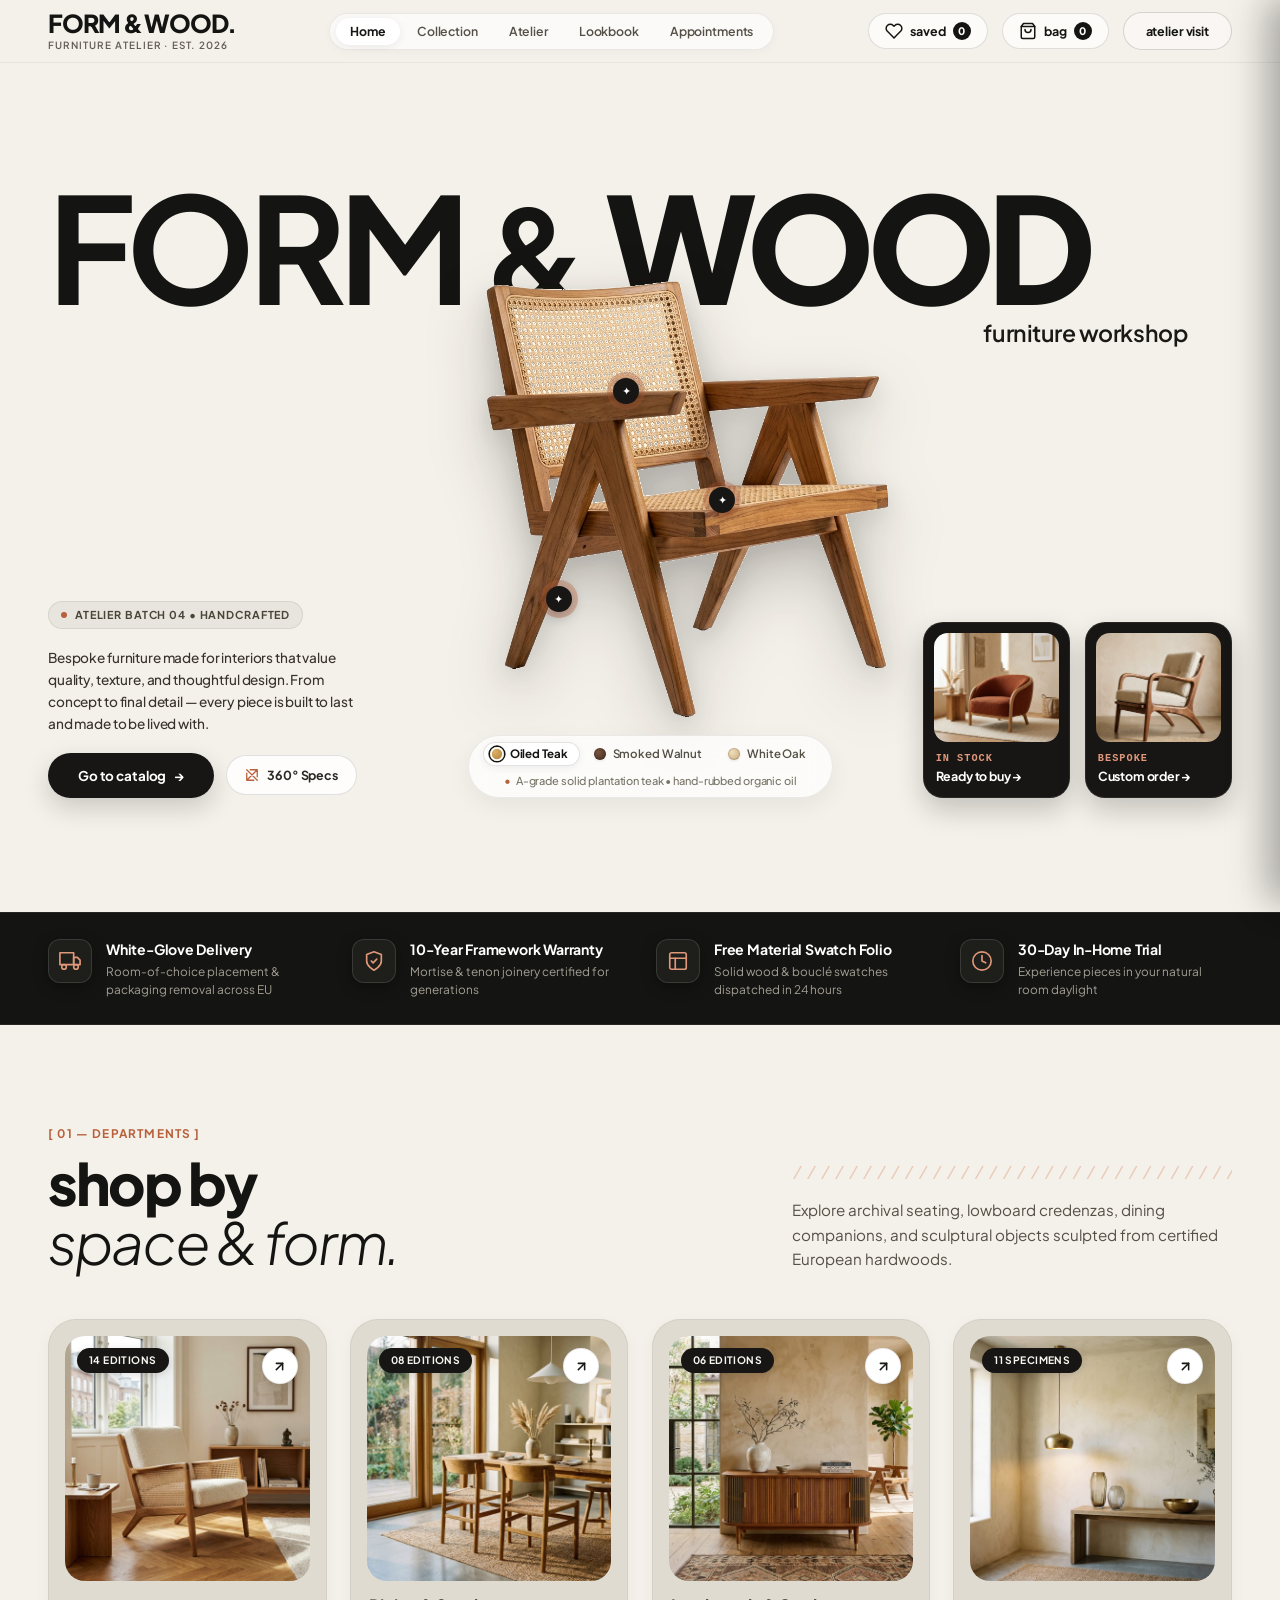
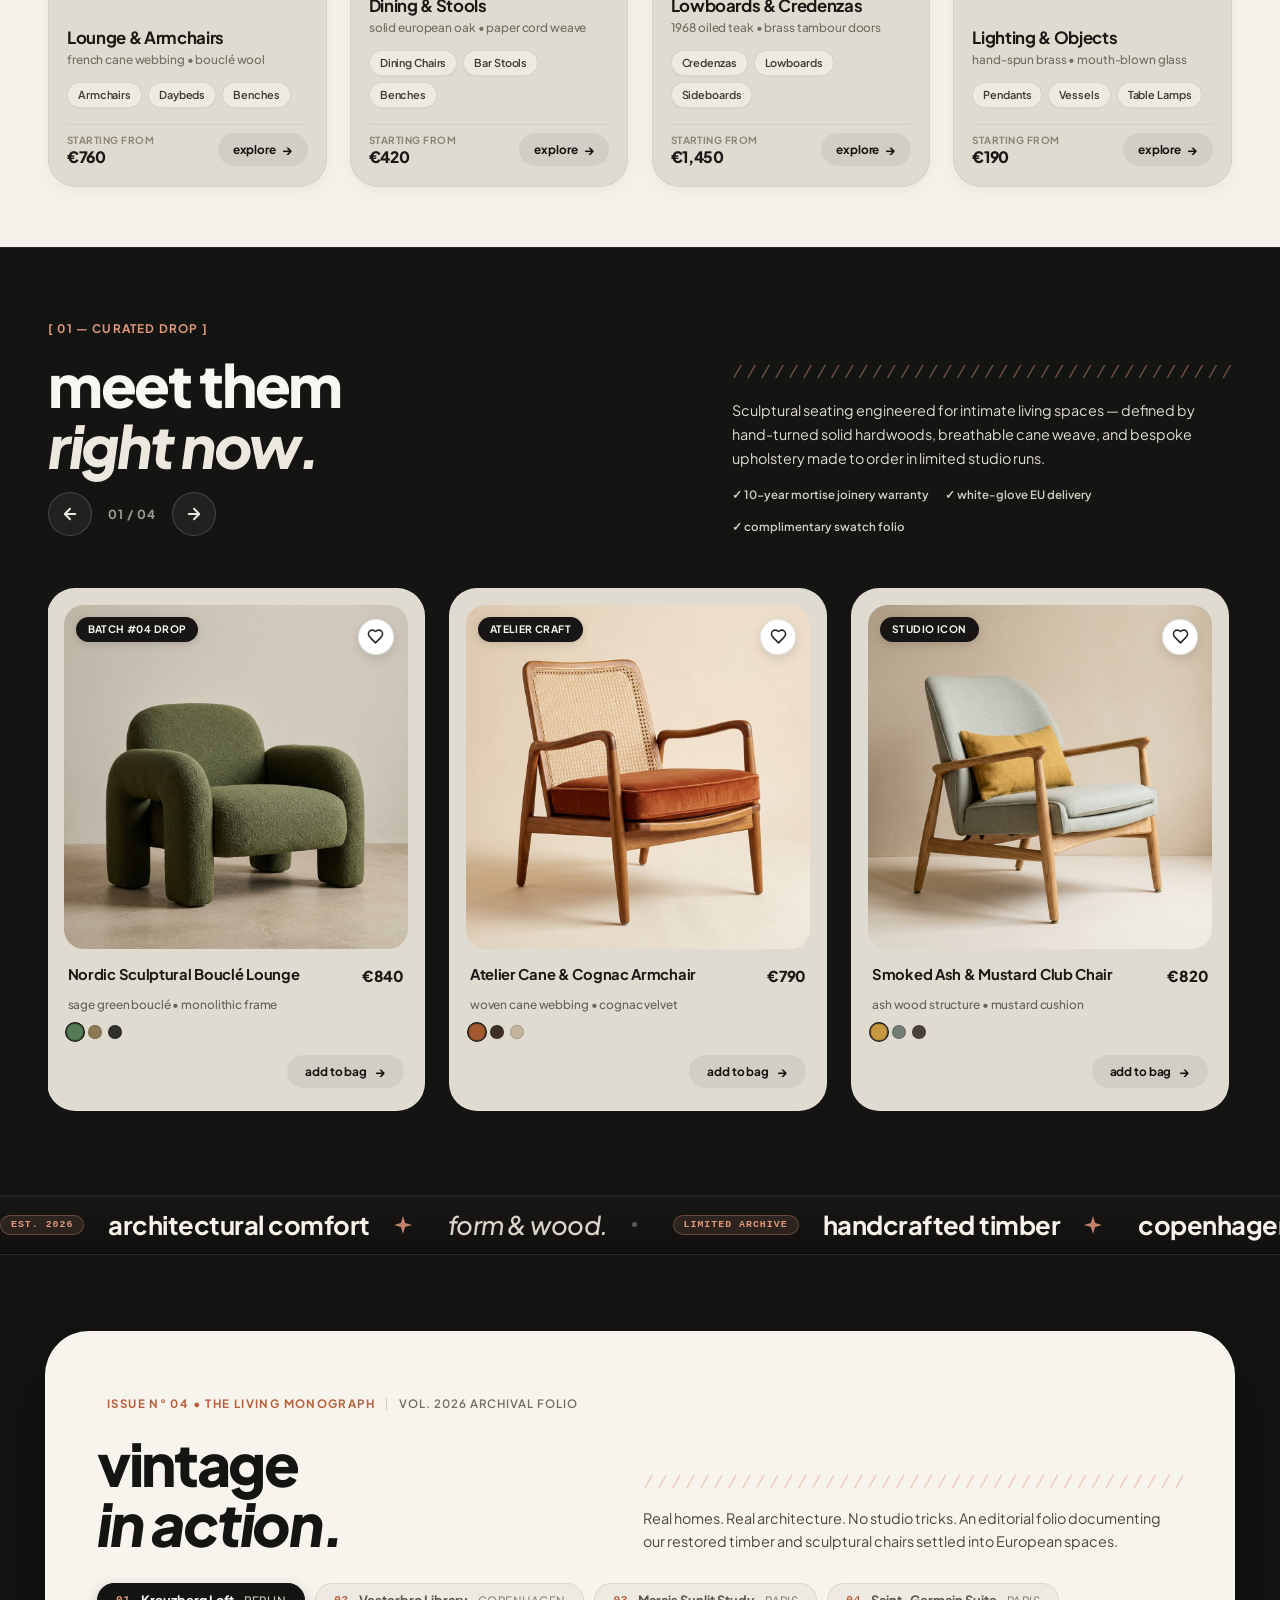
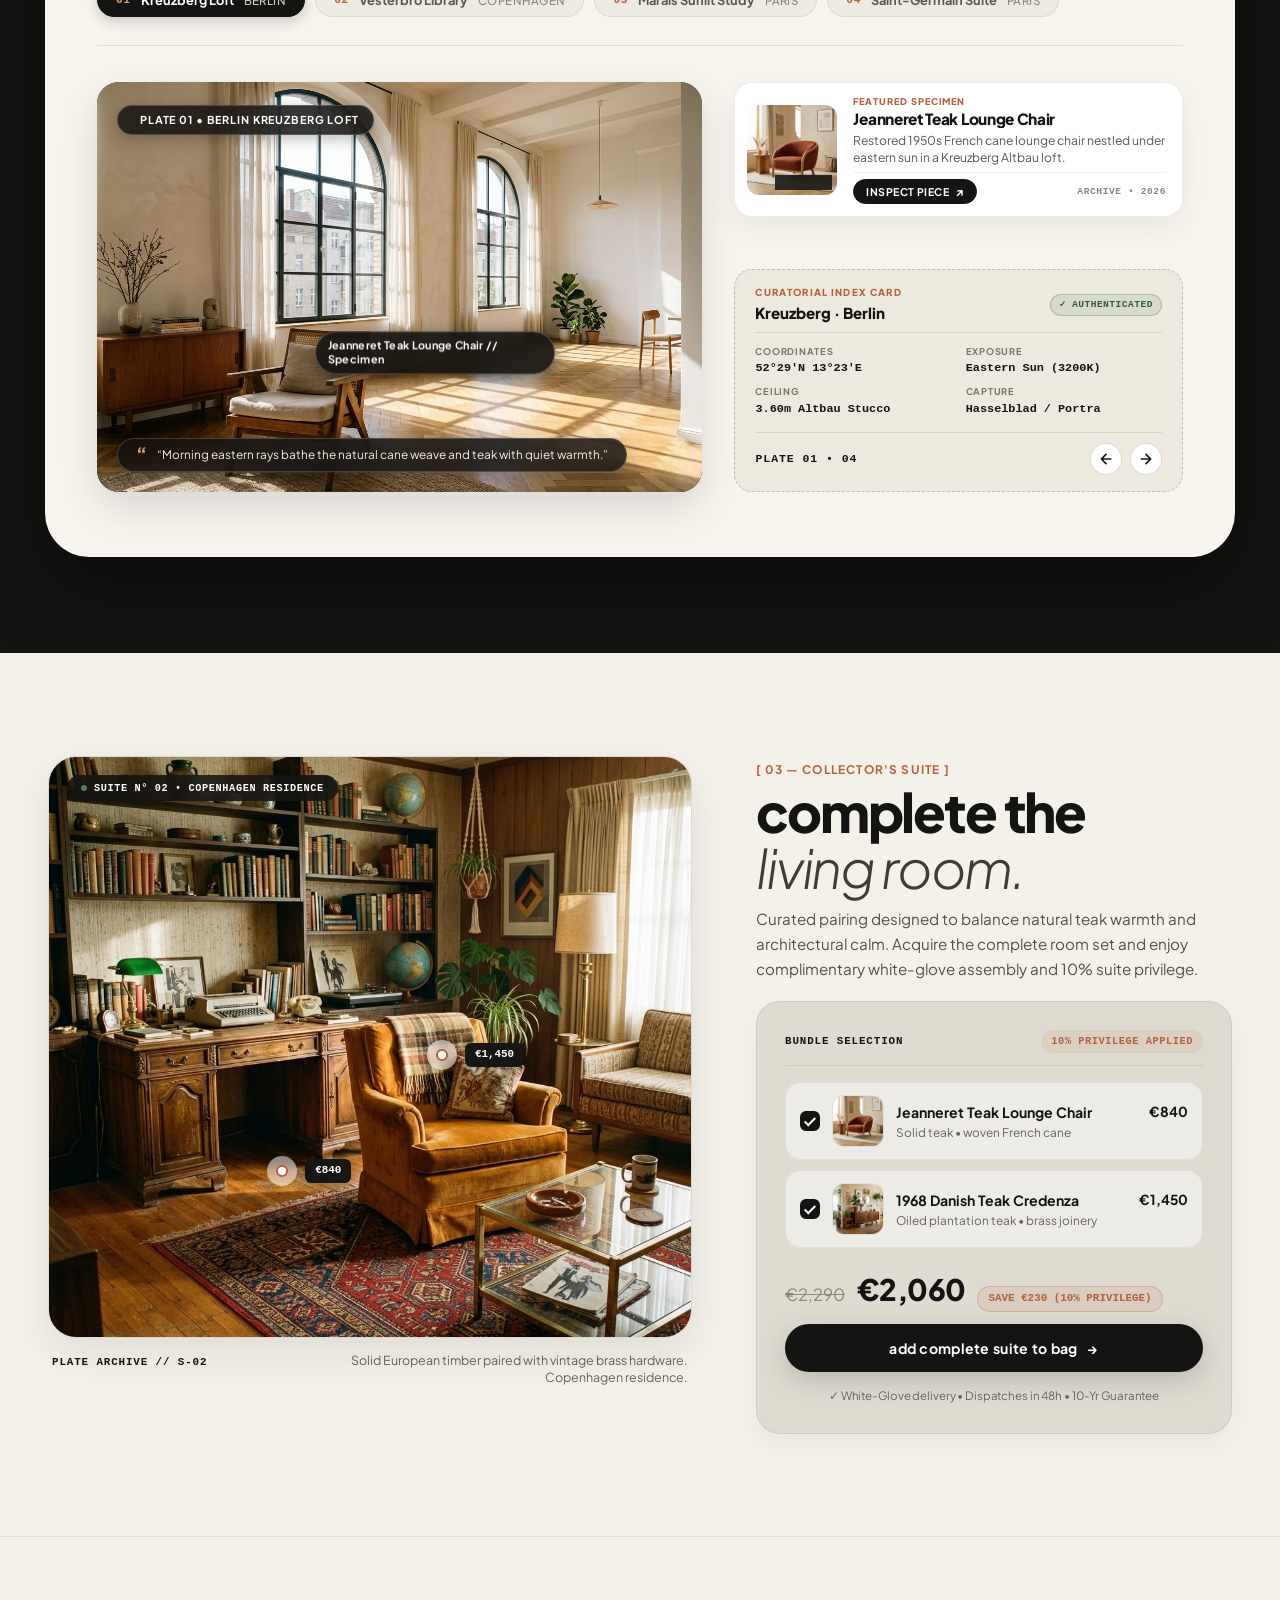
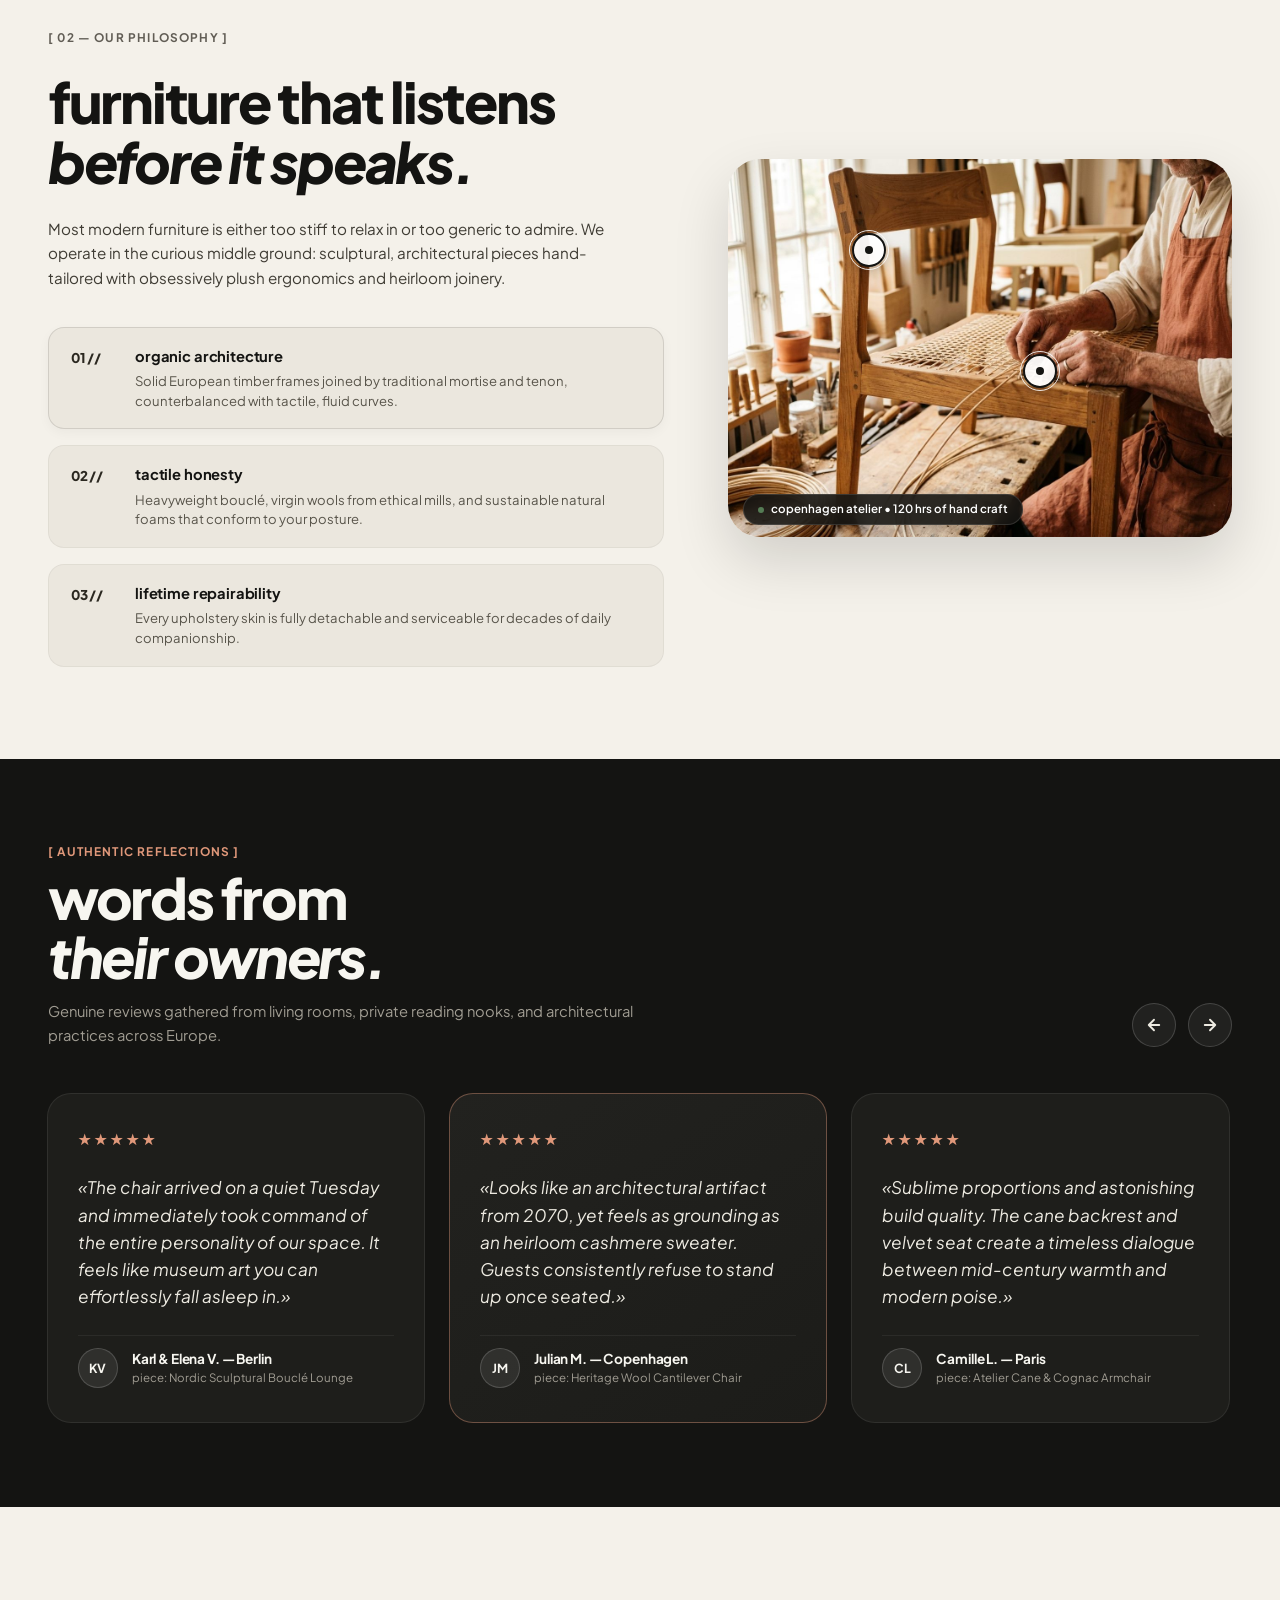
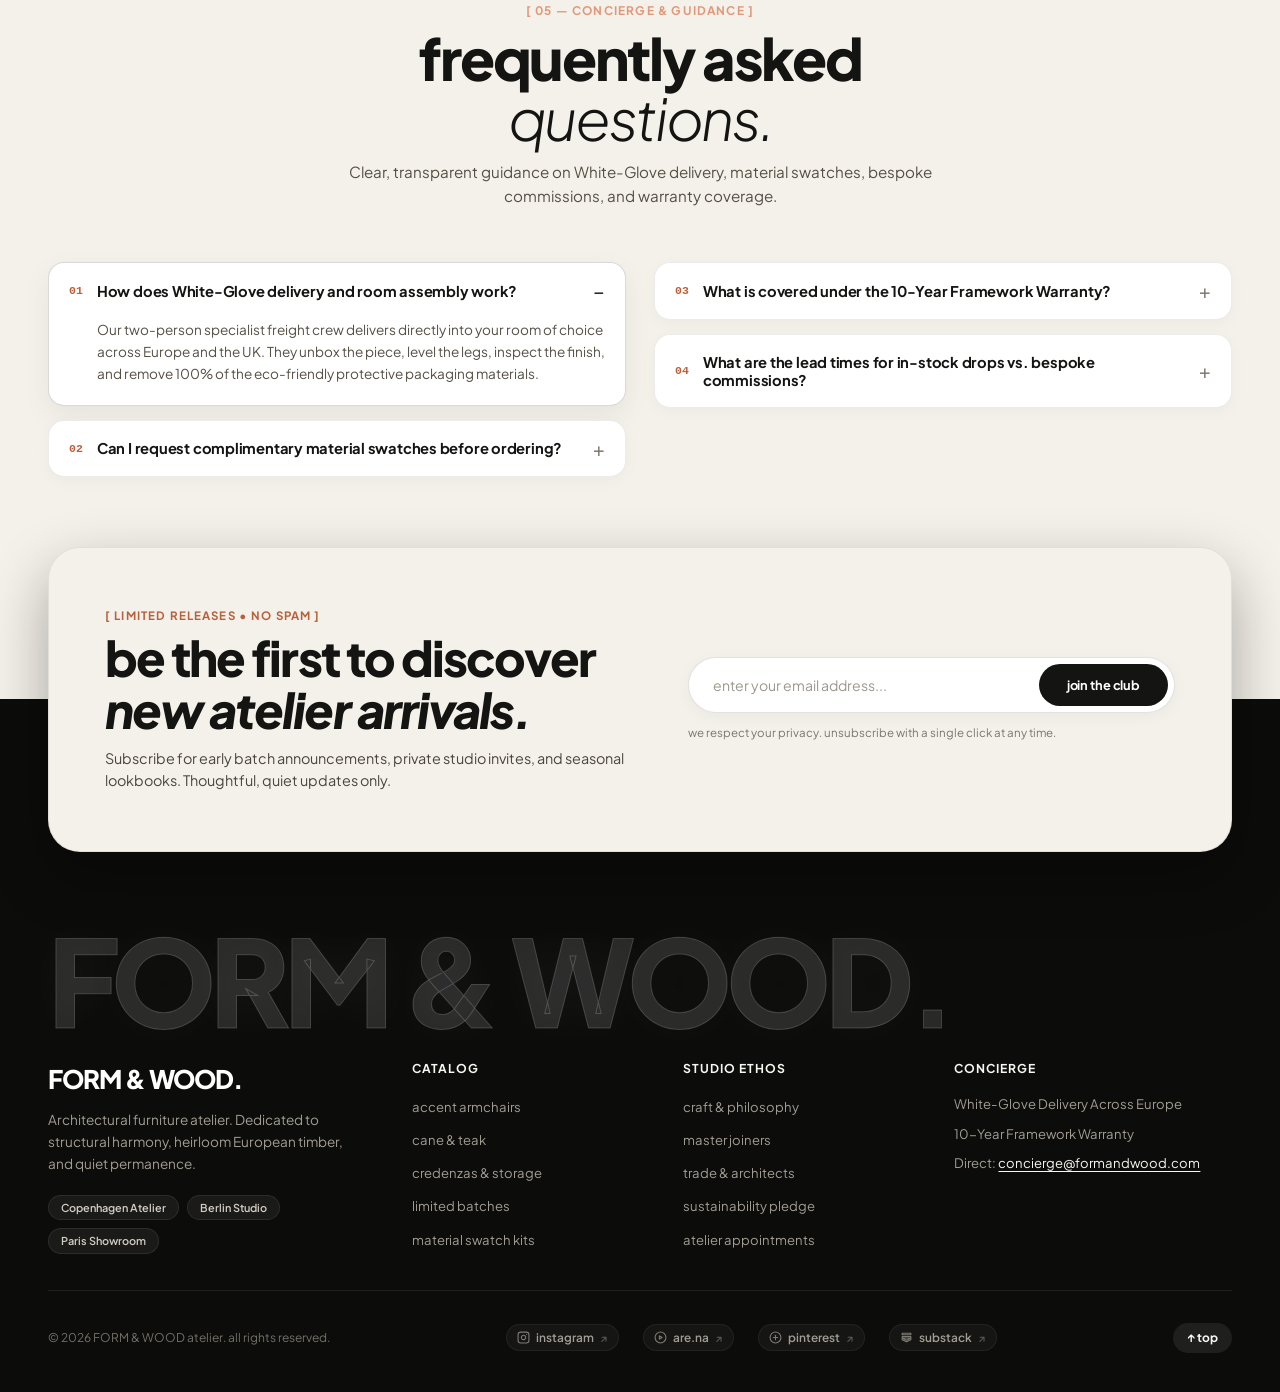
<file: index.html>
<!DOCTYPE html>
<html lang="en">

<head>
    <meta charset="UTF-8">
    <meta name="viewport" content="width=device-width, initial-scale=1.0">
    <title>FORM &amp; WOOD — Architectural Furniture Atelier &amp; Handcrafted Seating</title>

    <!-- Primary Meta Tags -->
    <meta name="title" content="FORM &amp; WOOD — Architectural Furniture Atelier &amp; Handcrafted Seating">
    <meta name="description"
        content="FORM &amp; WOOD is a Copenhagen-based furniture atelier creating heirloom-grade architectural armchairs, solid plantation teak joinery, hand-woven French cane, and tactile bouclé seating tailored in limited atelier batches.">
    <meta name="keywords"
        content="architectural furniture, designer armchairs, handcrafted teak chairs, bouclé lounge chair, mid-century modern furniture, cane webbing seating, bespoke wood furniture Copenhagen, luxury interior seating, heirloom joinery">
    <meta name="author" content="FORM &amp; WOOD Atelier">
    <meta name="robots" content="index, follow, max-image-preview:large, max-snippet:-1, max-video-preview:-1">
    <link rel="canonical" href="https://formandwood.com/">

    <!-- Open Graph / Facebook -->
    <meta property="og:type" content="website">
    <meta property="og:url" content="https://formandwood.com/">
    <meta property="og:title" content="FORM &amp; WOOD — Architectural Furniture Atelier &amp; Handcrafted Seating">
    <meta property="og:description"
        content="Heirloom-grade architectural armchairs, solid plantation teak joinery, hand-woven French cane, and tactile bouclé seating crafted in Copenhagen.">
    <meta property="og:image" content="https://formandwood.com/assets/images/hero-card-ready.jpg">
    <meta property="og:locale" content="en_US">
    <meta property="og:site_name" content="FORM &amp; WOOD">

    <!-- Twitter Card -->
    <meta name="twitter:card" content="summary_large_image">
    <meta name="twitter:url" content="https://formandwood.com/">
    <meta name="twitter:title" content="FORM &amp; WOOD — Architectural Furniture Atelier">
    <meta name="twitter:description"
        content="Sculptural, architectural furniture hand-tailored with heirloom mortise-and-tenon joinery and tactile organic textiles.">
    <meta name="twitter:image" content="https://formandwood.com/assets/images/hero-card-ready.jpg">

    <!-- Structured Data (Schema.org JSON-LD): Organization, Store & Furniture Catalog -->
    <script type="application/ld+json">
    {
      "@context": "https://schema.org",
      "@graph": [
        {
          "@type": "FurnitureStore",
          "@id": "https://formandwood.com/#store",
          "name": "FORM & WOOD",
          "url": "https://formandwood.com/",
          "logo": "https://formandwood.com/assets/images/favicon.svg",
          "image": "https://formandwood.com/assets/images/hero-card-ready.jpg",
          "description": "Copenhagen design atelier specializing in bespoke architectural seating, sustainable teak joinery, and natural French cane craftsmanship.",
          "priceRange": "$$$$",
          "currenciesAccepted": "EUR, USD, GBP",
          "paymentAccepted": "Credit Card, Bank Transfer",
          "address": {
            "@type": "PostalAddress",
            "streetAddress": "Bredgade 42",
            "addressLocality": "Copenhagen",
            "postalCode": "1260",
            "addressCountry": "DK"
          },
          "openingHours": "Mo-Fr 10:00-18:00, Sa 11:00-16:00",
          "telephone": "+45 33 12 40 00"
        },
        {
          "@type": "ItemList",
          "@id": "https://formandwood.com/#featured-products",
          "name": "Featured Atelier Armchairs",
          "itemListElement": [
            {
              "@type": "ListItem",
              "position": 1,
              "item": {
                "@type": "Product",
                "name": "Nordic Sculptural Bouclé Lounge",
                "description": "Monolithic sculptural armchair tailored in sage green textured bouclé with deep interior ergonomics and solid plantation ash framing.",
                "image": "https://formandwood.com/assets/images/chair-backup.jpg",
                "brand": { "@type": "Brand", "name": "FORM & WOOD" },
                "offers": {
                  "@type": "Offer",
                  "price": "840.00",
                  "priceCurrency": "EUR",
                  "availability": "https://schema.org/InStock"
                }
              }
            },
            {
              "@type": "ListItem",
              "position": 2,
              "item": {
                "@type": "Product",
                "name": "Atelier Cane & Cognac Armchair",
                "description": "Hand-woven natural cane webbing paired with cognac velvet and angled solid wood craftsmanship.",
                "image": "https://formandwood.com/assets/images/chair-decisions.jpg",
                "brand": { "@type": "Brand", "name": "FORM & WOOD" },
                "offers": {
                  "@type": "Offer",
                  "price": "790.00",
                  "priceCurrency": "EUR",
                  "availability": "https://schema.org/InStock"
                }
              }
            },
            {
              "@type": "ListItem",
              "position": 3,
              "item": {
                "@type": "Product",
                "name": "Smoked Ash & Mustard Club Chair",
                "description": "Sculptural ash framing meeting rich mustard velvet cushions with natural latex ergonomic interior core.",
                "image": "https://formandwood.com/assets/images/chair-trust-issues.jpg",
                "brand": { "@type": "Brand", "name": "FORM & WOOD" },
                "offers": {
                  "@type": "Offer",
                  "price": "820.00",
                  "priceCurrency": "EUR",
                  "availability": "https://schema.org/InStock"
                }
              }
            },
            {
              "@type": "ListItem",
              "position": 4,
              "item": {
                "@type": "Product",
                "name": "Minimalist Oak & Linen Lounge",
                "description": "Oatmeal textured linen tailored over curved solid oak architecture for contemplative seating spaces.",
                "image": "https://formandwood.com/assets/images/chair-silent.jpg",
                "brand": { "@type": "Brand", "name": "FORM & WOOD" },
                "offers": {
                  "@type": "Offer",
                  "price": "760.00",
                  "priceCurrency": "EUR",
                  "availability": "https://schema.org/InStock"
                }
              }
            }
          ]
        }
      ]
    }
    </script>

    <!-- Google Fonts: Plus Jakarta Sans (Brand Typography) -->
    <link rel="preconnect" href="https://fonts.googleapis.com">
    <link rel="preconnect" href="https://fonts.gstatic.com" crossorigin>
    <link
        href="https://fonts.googleapis.com/css2?family=Plus+Jakarta+Sans:ital,wght@0,300;0,400;0,500;0,600;0,700;0,800;1,300;1,400;1,600;1,700;1,800&display=swap"
        rel="stylesheet">

    <!-- Brand Favicon -->
    <link rel="icon" type="image/svg+xml" href="assets/images/favicon.svg?v=2">
    <link rel="apple-touch-icon" href="assets/images/favicon.svg?v=2">

    <!-- Stylesheets -->
    <link rel="stylesheet" href="css/owl.carousel.min.css">
    <link rel="stylesheet" href="css/owl.theme.default.min.css">
    <link rel="stylesheet" href="css/style.css?v=6.0">
</head>

<body>

    <!-- 0. STICKY ATELIER NAVBAR -->
    <header class="site-header" id="header">
        <div class="container header-container">
            <nav class="navbar" aria-label="Main Navigation">
                <div class="nav-left">
                    <a href="#hero" class="brand-logo" aria-label="FORM & WOOD home">
                        <span class="logo-main">FORM &amp; WOOD.</span>
                        <span class="logo-sub">furniture atelier · est. 2026</span>
                    </a>
                </div>

                <ul class="nav-center-links" role="menubar" aria-label="Main navigation categories">
                    <li role="none"><a href="#hero" class="nav-link active" role="menuitem">Home</a></li>
                    <li role="none"><a href="shop.html" class="nav-link" role="menuitem">Collection</a></li>
                    <li role="none"><a href="about.html" class="nav-link" role="menuitem">Atelier</a></li>
                    <li role="none"><a href="#vintage" class="nav-link" role="menuitem">Lookbook</a></li>
                    <li role="none"><a href="contact.html" class="nav-link" role="menuitem">Appointments</a></li>
                </ul>

                <div class="nav-actions">
                    <a href="wishlist.html" class="nav-bag-btn" id="openWishlistBtn" aria-label="Saved Wishlist" title="Saved Wishlist" style="text-decoration:none;">
                        <span class="bag-icon">
                            <svg width="18" height="18" viewBox="0 0 24 24" fill="none" stroke="currentColor"
                                stroke-width="2" stroke-linecap="round" stroke-linejoin="round">
                                <path d="M20.84 4.61a5.5 5.5 0 0 0-7.78 0L12 5.67l-1.06-1.06a5.5 5.5 0 0 0-7.78 7.78l1.06 1.06L12 21.23l7.78-7.78 1.06-1.06a5.5 5.5 0 0 0 0-7.78z"></path>
                            </svg>
                        </span>
                        <span class="bag-label">saved</span>
                        <span class="bag-count wishlist-count-badge" id="wishlistCountBadge">0</span>
                    </a>

                    <a href="cart.html" class="nav-bag-btn" id="openCartBtn" aria-label="Open Shopping Bag" title="Shopping Bag" style="text-decoration:none;">
                        <span class="bag-icon">
                            <svg width="18" height="18" viewBox="0 0 24 24" fill="none" stroke="currentColor"
                                stroke-width="2" stroke-linecap="round" stroke-linejoin="round">
                                <path d="M6 2L3 6v14a2 2 0 0 0 2 2h14a2 2 0 0 0 2-2V6l-3-4z"></path>
                                <line x1="3" y1="6" x2="21" y2="6"></line>
                                <path d="M16 10a4 4 0 0 1-8 0"></path>
                            </svg>
                        </span>
                        <span class="bag-label">bag</span>
                        <span class="bag-count" id="cartCountBadge">0</span>
                    </a>
                    <a href="contact.html" class="nav-contact-pill">atelier visit</a>
                    <button type="button" class="mobile-toggle" id="mobileMenuBtn" aria-label="Toggle navigation menu">
                        <span class="bar"></span>
                        <span class="bar"></span>
                    </button>
                </div>
            </nav>
        </div>
    </header>

    <!-- MOBILE NAVIGATION OVERLAY -->
    <div class="mobile-drawer" id="mobileDrawer">
        <div class="mobile-drawer-header">
            <span class="mobile-drawer-title">FORM &amp; WOOD.</span>
            <button type="button" class="drawer-close-btn" id="closeMobileMenuBtn"
                aria-label="Close menu">&times;</button>
        </div>
        <div class="mobile-drawer-body">
            <ul class="mobile-nav-list">
                <li><a href="index.html" class="mobile-nav-link active">Home</a></li>
                <li><a href="shop.html" class="mobile-nav-link">The Collection</a></li>
                <li><a href="about.html" class="mobile-nav-link">Atelier &amp; Heritage</a></li>
                <li><a href="#vintage" class="mobile-nav-link">Lookbook</a></li>
                <li><a href="contact.html" class="mobile-nav-link">Appointments &amp; Concierge</a></li>
                <li><a href="cart.html" class="mobile-nav-link">Full Shopping Bag</a></li>
                <li><a href="wishlist.html" class="mobile-nav-link">Saved Pieces</a></li>
            </ul>
        </div>
        <div class="mobile-drawer-footer">
            <p>handcrafted furniture &bull; bespoke commissions</p>
            <a href="mailto:concierge@formandwood.com">concierge@formandwood.com</a>
        </div>
    </div>
    <div class="drawer-backdrop" id="drawerBackdrop"></div>

    <!-- 1. HERO SECTION (EDITORIAL ARCHITECTURAL ATELIER) -->
    <section class="hero-section" id="hero">
        <div class="container hero-container">
            <!-- Background Giant Typography Layer (behind chair) -->
            <div class="hero-editorial-brand" aria-label="FORM & WOOD furniture workshop">
                <h1 class="hero-giant-word"><span class="brand-light">FORM</span><span
                        class="brand-amp">&nbsp;&amp;&nbsp;</span><span class="brand-bold">WOOD</span></h1>
                <span class="hero-giant-sub">furniture workshop</span>
            </div>

            <!-- Foreground Stage: Centerpiece Chair flanked by Bespoke Copy and Archival Action Cards -->
            <div class="hero-editorial-stage" id="heroStage">
                <!-- Left Column: Manifesto Copy, Live Batch Badge & Primary Catalog CTA -->
                <div class="hero-manifesto-col">
                    <div class="hero-manifesto-badge" aria-label="Workshop production status">
                        <span class="badge-dot pulse-indicator"></span>
                        <span class="badge-text">Atelier Batch 04 &bull; Handcrafted</span>
                    </div>

                    <p class="hero-manifesto-text">
                        Bespoke furniture made for interiors that value quality, texture, and thoughtful design. From
                        concept to final detail &mdash; every piece is built to last and made to be lived with.
                    </p>

                    <div class="hero-cta-row">
                        <a href="#catalog" class="hero-pill-cta">
                            <span>Go to catalog</span>
                            <span class="cta-arrow">&rarr;</span>
                        </a>
                        <button type="button" class="hero-blueprint-toggle" id="toggleDimensionsBtn"
                            aria-label="Toggle architectural dimension blueprint">
                            <svg class="spec-icon" width="14" height="14" viewBox="0 0 24 24" fill="none"
                                stroke="currentColor" stroke-width="2.2" stroke-linecap="round" stroke-linejoin="round">
                                <path d="M21 3L3 21M3 3l18 18M9 3h12v12M3 9v12h12"></path>
                            </svg>
                            <span class="btn-label">360&deg; Specs</span>
                        </button>
                    </div>
                </div>

                <!-- Centerpiece Pierre Jeanneret Style Cane Lounge Armchair -->
                <div class="hero-chair-stage" id="heroChairStage">
                    <div class="hero-chair-canvas" id="heroChairCanvas">
                        <img src="assets/images/hero-cane-chair.png"
                            alt="Pierre Jeanneret style handcrafted teak and cane lounge armchair"
                            class="hero-featured-image" id="heroMainChairImg">

                        <!-- Creative Feature 1: Craft Anatomy Hotspots -->
                        <div class="hero-hotspots-layer" id="heroHotspotsLayer"
                            aria-label="Craft anatomy inspection points">
                            <!-- Hotspot 1: Hand-Woven Cane Backrest -->
                            <div class="hero-hotspot hotspot-backrest" data-spot="1" tabindex="0" role="button"
                                aria-label="Inspect cane webbing backrest">
                                <span class="hotspot-pulse"></span>
                                <span class="hotspot-dot">✦</span>
                                <div class="hotspot-card">
                                    <div class="hotspot-card-badge">Cane Craft</div>
                                    <h4 class="hotspot-card-title">Hand-Woven Rattan</h4>
                                    <p class="hotspot-card-desc">Traditional French 6-way octagonal cane weave providing
                                        breathable, ergonomic back support.</p>
                                </div>
                            </div>

                            <!-- Hotspot 2: Teak Armrest Joinery -->
                            <div class="hero-hotspot hotspot-armrest" data-spot="2" tabindex="0" role="button"
                                aria-label="Inspect mortise and tenon joinery">
                                <span class="hotspot-pulse"></span>
                                <span class="hotspot-dot">✦</span>
                                <div class="hotspot-card">
                                    <div class="hotspot-card-badge">Joint Detail</div>
                                    <h4 class="hotspot-card-title">Mortise &amp; Tenon</h4>
                                    <p class="hotspot-card-desc">Hand-chiseled interlocking teak joinery with zero
                                        visible metal fasteners. Built for generations.</p>
                                </div>
                            </div>

                            <!-- Hotspot 3: Inverted V Compass Leg -->
                            <div class="hero-hotspot hotspot-leg" data-spot="3" tabindex="0" role="button"
                                aria-label="Inspect architectural compass leg">
                                <span class="hotspot-pulse"></span>
                                <span class="hotspot-dot">✦</span>
                                <div class="hotspot-card">
                                    <div class="hotspot-card-badge">Silhouette</div>
                                    <h4 class="hotspot-card-title">Inverted 'V' Compass Leg</h4>
                                    <p class="hotspot-card-desc">Iconic 1950s architectural cantilevered legs engineered
                                        for balanced weight distribution.</p>
                                </div>
                            </div>
                        </div>

                        <!-- Creative Feature 2: Architectural Blueprint Dimension Lines -->
                        <div class="hero-blueprint-layer" id="heroBlueprintLayer" aria-hidden="true">
                            <div class="blueprint-line line-width">
                                <span class="line-rule"></span>
                                <span class="line-label">W: 64 cm</span>
                            </div>
                            <div class="blueprint-line line-height">
                                <span class="line-rule"></span>
                                <span class="line-label">H: 78 cm</span>
                            </div>
                            <div class="blueprint-line line-seat">
                                <span class="line-rule"></span>
                                <span class="line-label">Seat: 42 cm</span>
                            </div>
                            <div class="blueprint-spec-tag">
                                <span>Solid Plantation Teak &bull; 12.8 kg</span>
                            </div>
                        </div>
                    </div>

                    <!-- Interactive Material Swatch Bar -->
                    <div class="hero-material-swatch-bar" role="region" aria-label="Material Finish Selector">
                        <div class="swatch-chips-group">
                            <button type="button" class="swatch-chip active" data-finish="teak"
                                data-label="Natural Oiled Teak"
                                data-grain="A-grade solid plantation teak · hand-rubbed organic oil"
                                aria-label="Natural Oiled Teak finish">
                                <span class="swatch-dot dot-teak"></span>
                                <span class="swatch-name">Oiled Teak</span>
                            </button>
                            <button type="button" class="swatch-chip" data-finish="walnut"
                                data-label="Smoked Dark Walnut"
                                data-grain="Deep smoked walnut structure · matte wax seal"
                                aria-label="Smoked Dark Walnut finish">
                                <span class="swatch-dot dot-walnut"></span>
                                <span class="swatch-name">Smoked Walnut</span>
                            </button>
                            <button type="button" class="swatch-chip" data-finish="oak" data-label="Natural White Oak"
                                data-grain="Scandinavian white oak &bull; matte organic wax"
                                aria-label="Natural White Oak finish">
                                <span class="swatch-dot dot-oak"></span>
                                <span class="swatch-name">White Oak</span>
                            </button>
                        </div>
                        <div class="swatch-live-spec" id="swatchLiveSpec" aria-live="polite">
                            <span class="spec-bullet">&bull;</span>
                            <span class="spec-desc" id="swatchSpecText">A-grade solid plantation teak &bull; hand-rubbed
                                organic oil</span>
                        </div>
                    </div>
                </div>

                <!-- Right Column: Dual Rounded Dark Action Cards (reference styling) -->
                <div class="hero-action-cards" aria-label="Atelier options">
                    <div class="hero-action-card" data-quick-view data-product="c1" role="button" tabindex="0"
                        aria-label="Ready to buy curated chairs - quick view">
                        <div class="action-card-thumb">
                            <img src="assets/images/hero-card-ready.jpg?v=7" alt="Curated gallery showroom interior"
                                loading="lazy">
                        </div>
                        <div class="action-card-footer">
                            <span class="action-card-kicker">in stock</span>
                            <span class="action-card-title">Ready to buy &rarr;</span>
                        </div>
                    </div>

                    <div class="hero-action-card" data-quick-view data-product="c2" role="button" tabindex="0"
                        aria-label="Custom order workshop consultation - quick view">
                        <div class="action-card-thumb">
                            <img src="assets/images/hero-card-custom.jpg?v=5"
                                alt="Architectural furniture blueprint joinery sketch" loading="lazy">
                        </div>
                        <div class="action-card-footer">
                            <span class="action-card-kicker">bespoke</span>
                            <span class="action-card-title">Custom order &rarr;</span>
                        </div>
                    </div>
                </div>
            </div>
        </div>
    </section>



    <main>
        <!-- E-COMMERCE VALUE GUARANTEES STRIP -->
        <section class="trust-guarantees-strip" aria-label="Atelier purchasing guarantees">
            <div class="container">
                <div class="trust-grid">
                    <div class="trust-card">
                        <div class="trust-icon-box">
                            <svg width="22" height="22" viewBox="0 0 24 24" fill="none" stroke="currentColor"
                                stroke-width="1.8" stroke-linecap="round" stroke-linejoin="round">
                                <rect x="1" y="3" width="15" height="13"></rect>
                                <polygon points="16 8 20 8 23 11 23 16 16 16 16 8"></polygon>
                                <circle cx="5.5" cy="18.5" r="2.5"></circle>
                                <circle cx="18.5" cy="18.5" r="2.5"></circle>
                            </svg>
                        </div>
                        <div class="trust-text">
                            <h4>White-Glove Delivery</h4>
                            <p>Room-of-choice placement &amp; packaging removal across EU</p>
                        </div>
                    </div>

                    <div class="trust-card">
                        <div class="trust-icon-box">
                            <svg width="22" height="22" viewBox="0 0 24 24" fill="none" stroke="currentColor"
                                stroke-width="1.8" stroke-linecap="round" stroke-linejoin="round">
                                <path d="M12 22s8-4 8-10V5l-8-3-8 3v7c0 6 8 10 8 10z"></path>
                                <path d="m9 12 2 2 4-4"></path>
                            </svg>
                        </div>
                        <div class="trust-text">
                            <h4>10-Year Framework Warranty</h4>
                            <p>Mortise &amp; tenon joinery certified for generations</p>
                        </div>
                    </div>

                    <div class="trust-card">
                        <div class="trust-icon-box">
                            <svg width="22" height="22" viewBox="0 0 24 24" fill="none" stroke="currentColor"
                                stroke-width="1.8" stroke-linecap="round" stroke-linejoin="round">
                                <rect x="3" y="3" width="18" height="18" rx="2" ry="2"></rect>
                                <line x1="3" y1="9" x2="21" y2="9"></line>
                                <line x1="9" y1="21" x2="9" y2="9"></line>
                            </svg>
                        </div>
                        <div class="trust-text">
                            <h4>Free Material Swatch Folio</h4>
                            <p>Solid wood &amp; bouclé swatches dispatched in 24 hours</p>
                        </div>
                    </div>

                    <div class="trust-card">
                        <div class="trust-icon-box">
                            <svg width="22" height="22" viewBox="0 0 24 24" fill="none" stroke="currentColor"
                                stroke-width="1.8" stroke-linecap="round" stroke-linejoin="round">
                                <circle cx="12" cy="12" r="10"></circle>
                                <path d="M12 6v6l4 2"></path>
                            </svg>
                        </div>
                        <div class="trust-text">
                            <h4>30-Day In-Home Trial</h4>
                            <p>Experience pieces in your natural room daylight</p>
                        </div>
                    </div>
                </div>
            </div>
        </section>

        <!-- SHOP BY ARCHITECTURAL DEPARTMENT -->
        <section class="departments-section" id="collection">
            <div class="container">
                <div class="departments-header">
                    <div class="dept-title-group">
                        <span class="section-kicker">[ 01 &mdash; departments ]</span>
                        <h2 class="departments-title">
                            shop by<br>
                            <em>space &amp; form.</em>
                        </h2>
                    </div>
                    <div class="departments-desc-col">
                        <div class="stripes-pattern" aria-hidden="true">
                            ///////////////////////////////////////////////////
                        </div>
                        <p class="departments-desc">
                            Explore archival seating, lowboard credenzas, dining companions, and sculptural objects
                            sculpted
                            from certified European hardwoods.
                        </p>
                    </div>
                </div>

                <div class="departments-grid">
                    <!-- Dept 1: Lounge & Armchairs -->
                    <article class="dept-card" data-category="lounge">
                        <div class="dept-card-media">
                            <span class="dept-item-badge">14 editions</span>
                            <span class="dept-portal-icon" aria-hidden="true">
                                <svg width="15" height="15" viewBox="0 0 24 24" fill="none" stroke="currentColor"
                                    stroke-width="2.5" stroke-linecap="round" stroke-linejoin="round">
                                    <line x1="7" y1="17" x2="17" y2="7"></line>
                                    <polyline points="7 7 17 7 17 17"></polyline>
                                </svg>
                            </span>
                            <img src="assets/images/dept_lounge_chair.jpg"
                                alt="Lounge and Armchairs with French cane webbing and bouclé wool"
                                class="dept-card-image" loading="lazy">
                        </div>
                        <div class="dept-card-details">
                            <div class="dept-title-group">
                                <h3 class="dept-name">Lounge &amp; Armchairs</h3>
                                <span class="dept-specs">french cane webbing &bull; boucl&eacute; wool</span>
                            </div>

                            <div class="dept-tags-row" aria-label="Curated categories">
                                <span class="dept-tag">Armchairs</span>
                                <span class="dept-tag">Daybeds</span>
                                <span class="dept-tag">Benches</span>
                            </div>

                            <div class="dept-bottom-row">
                                <div class="dept-price-wrap">
                                    <span class="dept-price-label">Starting from</span>
                                    <span class="dept-price">&euro;760</span>
                                </div>
                                <a href="#catalog" class="dept-action-pill" aria-label="Explore Lounge &amp; Armchairs">
                                    <span>explore</span>
                                    <span class="action-arrow">&rarr;</span>
                                </a>
                            </div>
                        </div>
                    </article>

                    <!-- Dept 2: Dining & Stools -->
                    <article class="dept-card" data-category="dining">
                        <div class="dept-card-media">
                            <span class="dept-item-badge">08 editions</span>
                            <span class="dept-portal-icon" aria-hidden="true">
                                <svg width="15" height="15" viewBox="0 0 24 24" fill="none" stroke="currentColor"
                                    stroke-width="2.5" stroke-linecap="round" stroke-linejoin="round">
                                    <line x1="7" y1="17" x2="17" y2="7"></line>
                                    <polyline points="7 7 17 7 17 17"></polyline>
                                </svg>
                            </span>
                            <img src="assets/images/dept_dining_stools.jpg"
                                alt="Dining chairs and stools in solid European oak and paper cord weave"
                                class="dept-card-image" loading="lazy">
                        </div>
                        <div class="dept-card-details">
                            <div class="dept-title-group">
                                <h3 class="dept-name">Dining &amp; Stools</h3>
                                <span class="dept-specs">solid european oak &bull; paper cord weave</span>
                            </div>

                            <div class="dept-tags-row" aria-label="Curated categories">
                                <span class="dept-tag">Dining Chairs</span>
                                <span class="dept-tag">Bar Stools</span>
                                <span class="dept-tag">Benches</span>
                            </div>

                            <div class="dept-bottom-row">
                                <div class="dept-price-wrap">
                                    <span class="dept-price-label">Starting from</span>
                                    <span class="dept-price">&euro;420</span>
                                </div>
                                <a href="#catalog" class="dept-action-pill" aria-label="Explore Dining &amp; Stools">
                                    <span>explore</span>
                                    <span class="action-arrow">&rarr;</span>
                                </a>
                            </div>
                        </div>
                    </article>

                    <!-- Dept 3: Lowboards & Credenzas -->
                    <article class="dept-card" data-category="storage">
                        <div class="dept-card-media">
                            <span class="dept-item-badge">06 editions</span>
                            <span class="dept-portal-icon" aria-hidden="true">
                                <svg width="15" height="15" viewBox="0 0 24 24" fill="none" stroke="currentColor"
                                    stroke-width="2.5" stroke-linecap="round" stroke-linejoin="round">
                                    <line x1="7" y1="17" x2="17" y2="7"></line>
                                    <polyline points="7 7 17 7 17 17"></polyline>
                                </svg>
                            </span>
                            <img src="assets/images/dept_credenza.jpg"
                                alt="Lowboards and credenzas in 1968 oiled teak with brass tambour doors"
                                class="dept-card-image" loading="lazy">
                        </div>
                        <div class="dept-card-details">
                            <div class="dept-title-group">
                                <h3 class="dept-name">Lowboards &amp; Credenzas</h3>
                                <span class="dept-specs">1968 oiled teak &bull; brass tambour doors</span>
                            </div>

                            <div class="dept-tags-row" aria-label="Curated categories">
                                <span class="dept-tag">Credenzas</span>
                                <span class="dept-tag">Lowboards</span>
                                <span class="dept-tag">Sideboards</span>
                            </div>

                            <div class="dept-bottom-row">
                                <div class="dept-price-wrap">
                                    <span class="dept-price-label">Starting from</span>
                                    <span class="dept-price">&euro;1,450</span>
                                </div>
                                <a href="#vintage" class="dept-action-pill"
                                    aria-label="Explore Lowboards &amp; Credenzas">
                                    <span>explore</span>
                                    <span class="action-arrow">&rarr;</span>
                                </a>
                            </div>
                        </div>
                    </article>

                    <!-- Dept 4: Artisanal Objects & Lighting -->
                    <article class="dept-card" data-category="objects">
                        <div class="dept-card-media">
                            <span class="dept-item-badge">11 specimens</span>
                            <span class="dept-portal-icon" aria-hidden="true">
                                <svg width="15" height="15" viewBox="0 0 24 24" fill="none" stroke="currentColor"
                                    stroke-width="2.5" stroke-linecap="round" stroke-linejoin="round">
                                    <line x1="7" y1="17" x2="17" y2="7"></line>
                                    <polyline points="7 7 17 7 17 17"></polyline>
                                </svg>
                            </span>
                            <img src="assets/images/dept_lighting_objects.jpg"
                                alt="Artisanal lighting and objects in hand-spun brass and mouth-blown glass"
                                class="dept-card-image" loading="lazy">
                        </div>
                        <div class="dept-card-details">
                            <div class="dept-title-group">
                                <h3 class="dept-name">Lighting &amp; Objects</h3>
                                <span class="dept-specs">hand-spun brass &bull; mouth-blown glass</span>
                            </div>

                            <div class="dept-tags-row" aria-label="Curated categories">
                                <span class="dept-tag">Pendants</span>
                                <span class="dept-tag">Vessels</span>
                                <span class="dept-tag">Table Lamps</span>
                            </div>

                            <div class="dept-bottom-row">
                                <div class="dept-price-wrap">
                                    <span class="dept-price-label">Starting from</span>
                                    <span class="dept-price">&euro;190</span>
                                </div>
                                <a href="#craft" class="dept-action-pill" aria-label="Explore Lighting &amp; Objects">
                                    <span>explore</span>
                                    <span class="action-arrow">&rarr;</span>
                                </a>
                            </div>
                        </div>
                    </article>
                </div>
            </div>
        </section>

        <!-- 2. MEET THEM RIGHT NOW SECTION -->
        <section class="catalog-spotlight-section" id="catalog">
            <div class="container">
                <div class="spotlight-header">
                    <div class="spotlight-title-group">
                        <span class="section-kicker">[ 01 &mdash; curated drop ]</span>
                        <h2 class="spotlight-title">
                            meet them<br>
                            <em>right now.</em>
                        </h2>
                        <div class="spotlight-nav-controls" aria-label="Carousel navigation">
                            <button type="button" class="ctrl-btn" id="chairsPrev" aria-label="Previous chairs">
                                <svg width="18" height="18" viewBox="0 0 24 24" fill="none" stroke="currentColor"
                                    stroke-width="2.5" stroke-linecap="round" stroke-linejoin="round">
                                    <path d="M19 12H5M12 19l-7-7 7-7" />
                                </svg>
                            </button>
                            <span class="carousel-counter" id="carouselCounter">01 / 04</span>
                            <button type="button" class="ctrl-btn" id="chairsNext" aria-label="Next chairs">
                                <svg width="18" height="18" viewBox="0 0 24 24" fill="none" stroke="currentColor"
                                    stroke-width="2.5" stroke-linecap="round" stroke-linejoin="round">
                                    <path d="M5 12h14M12 5l7 7-7 7" />
                                </svg>
                            </button>
                        </div>
                    </div>
                    <div class="spotlight-info-col">
                        <div class="stripes-pattern" aria-hidden="true">
                            ///////////////////////////////////////////////////
                        </div>
                        <p class="spotlight-desc">
                            Sculptural seating engineered for intimate living spaces &mdash; defined by hand-turned
                            solid hardwoods, breathable cane weave, and bespoke upholstery made to order in limited
                            studio runs.
                        </p>
                        <div class="spotlight-perks">
                            <span class="perk-item">✓ 10-year mortise joinery warranty</span>
                            <span class="perk-item">✓ white-glove EU delivery</span>
                            <span class="perk-item">✓ complimentary swatch folio</span>
                        </div>
                    </div>
                </div>

                <div class="chairs-carousel owl-carousel owl-theme" role="region" aria-label="Featured Chairs Gallery">
                    <!-- Card 1 -->
                    <article class="chair-card" data-product-id="c1" data-name="Nordic Sculptural Bouclé Lounge"
                        data-price="840" data-img="assets/images/chair-backup.jpg"
                        data-material="sage green bouclé · monolithic frame">
                        <div class="chair-card-image-wrap">
                            <span class="chair-badge-pill">batch #04 drop</span>
                            <button type="button" class="chair-wishlist-btn" aria-label="Save to wishlist"
                                data-name="Nordic Sculptural Bouclé Lounge">
                                <svg class="wishlist-icon" width="16" height="16" viewBox="0 0 24 24" fill="none"
                                    stroke="currentColor" stroke-width="2" stroke-linecap="round"
                                    stroke-linejoin="round">
                                    <path
                                        d="M19 14c1.49-1.46 3-3.21 3-5.5A5.5 5.5 0 0 0 16.5 3c-1.76 0-3 .5-4.5 2-1.5-1.5-2.74-2-4.5-2A5.5 5.5 0 0 0 2 8.5c0 2.3 1.5 4.05 3 5.5l7 7Z">
                                    </path>
                                </svg>
                            </button>
                            <img src="assets/images/chair-backup.jpg" alt="Nordic Sculptural Bouclé Lounge armchair"
                                class="chair-card-image">
                            <div class="card-hover-actions">
                                <button type="button" class="btn-quick-view" data-product="c1">quick view</button>
                            </div>
                        </div>
                        <div class="chair-card-details">
                            <div class="chair-title-row">
                                <h3 class="chair-name">Nordic Sculptural Bouclé Lounge</h3>
                                <span class="chair-price">&euro;840</span>
                            </div>
                            <span class="chair-specs">sage green bouclé &bull; monolithic frame</span>

                            <!-- Interactive mini swatch dots -->
                            <div class="card-swatches">
                                <span class="c-swatch active" style="background:#557c55;" title="Sage Bouclé"></span>
                                <span class="c-swatch" style="background:#8c7853;" title="Oat Taupe"></span>
                                <span class="c-swatch" style="background:#2d302d;" title="Charcoal"></span>
                            </div>

                            <div class="chair-footer-action">
                                <button type="button" class="chair-action-pill add-to-bag-btn" data-product-id="c1"
                                    data-name="Nordic Sculptural Bouclé Lounge" data-price="840"
                                    data-img="assets/images/chair-backup.jpg">
                                    <span>add to bag</span>
                                    <span class="action-arrow">&rarr;</span>
                                </button>
                            </div>
                        </div>
                    </article>

                    <!-- Card 2 -->
                    <article class="chair-card" data-product-id="c2" data-name="Atelier Cane & Cognac Armchair"
                        data-price="790" data-img="assets/images/chair-decisions.jpg"
                        data-material="woven cane webbing · cognac velvet">
                        <div class="chair-card-image-wrap">
                            <span class="chair-badge-pill">atelier craft</span>
                            <button type="button" class="chair-wishlist-btn" aria-label="Save to wishlist"
                                data-name="Atelier Cane & Cognac Armchair">
                                <svg class="wishlist-icon" width="16" height="16" viewBox="0 0 24 24" fill="none"
                                    stroke="currentColor" stroke-width="2" stroke-linecap="round"
                                    stroke-linejoin="round">
                                    <path
                                        d="M19 14c1.49-1.46 3-3.21 3-5.5A5.5 5.5 0 0 0 16.5 3c-1.76 0-3 .5-4.5 2-1.5-1.5-2.74-2-4.5-2A5.5 5.5 0 0 0 2 8.5c0 2.3 1.5 4.05 3 5.5l7 7Z">
                                    </path>
                                </svg>
                            </button>
                            <img src="assets/images/chair-decisions.jpg" alt="Atelier Cane & Cognac Armchair armchair"
                                class="chair-card-image">
                            <div class="card-hover-actions">
                                <button type="button" class="btn-quick-view" data-product="c2">quick view</button>
                            </div>
                        </div>
                        <div class="chair-card-details">
                            <div class="chair-title-row">
                                <h3 class="chair-name">Atelier Cane & Cognac Armchair</h3>
                                <span class="chair-price">&euro;790</span>
                            </div>
                            <span class="chair-specs">woven cane webbing &bull; cognac velvet</span>

                            <div class="card-swatches">
                                <span class="c-swatch active" style="background:#a3592e;" title="Cognac"></span>
                                <span class="c-swatch" style="background:#3d2f26;" title="Dark Walnut"></span>
                                <span class="c-swatch" style="background:#c4b49d;" title="Natural Cane"></span>
                            </div>

                            <div class="chair-footer-action">
                                <button type="button" class="chair-action-pill add-to-bag-btn" data-product-id="c2"
                                    data-name="Atelier Cane & Cognac Armchair" data-price="790"
                                    data-img="assets/images/chair-decisions.jpg">
                                    <span>add to bag</span>
                                    <span class="action-arrow">&rarr;</span>
                                </button>
                            </div>
                        </div>
                    </article>

                    <!-- Card 3 -->
                    <article class="chair-card" data-product-id="c3" data-name="Smoked Ash & Mustard Club Chair"
                        data-price="820" data-img="assets/images/chair-trust-issues.jpg"
                        data-material="ash wood structure · mustard cushion">
                        <div class="chair-card-image-wrap">
                            <span class="chair-badge-pill">studio icon</span>
                            <button type="button" class="chair-wishlist-btn" aria-label="Save to wishlist"
                                data-name="Smoked Ash & Mustard Club Chair">
                                <svg class="wishlist-icon" width="16" height="16" viewBox="0 0 24 24" fill="none"
                                    stroke="currentColor" stroke-width="2" stroke-linecap="round"
                                    stroke-linejoin="round">
                                    <path
                                        d="M19 14c1.49-1.46 3-3.21 3-5.5A5.5 5.5 0 0 0 16.5 3c-1.76 0-3 .5-4.5 2-1.5-1.5-2.74-2-4.5-2A5.5 5.5 0 0 0 2 8.5c0 2.3 1.5 4.05 3 5.5l7 7Z">
                                    </path>
                                </svg>
                            </button>
                            <img src="assets/images/chair-trust-issues.jpg" alt="Smoked Ash & Mustard Club Chair"
                                class="chair-card-image">
                            <div class="card-hover-actions">
                                <button type="button" class="btn-quick-view" data-product="c3">quick view</button>
                            </div>
                        </div>
                        <div class="chair-card-details">
                            <div class="chair-title-row">
                                <h3 class="chair-name">Smoked Ash & Mustard Club Chair</h3>
                                <span class="chair-price">&euro;820</span>
                            </div>
                            <span class="chair-specs">ash wood structure &bull; mustard cushion</span>

                            <div class="card-swatches">
                                <span class="c-swatch active" style="background:#c49942;" title="Mustard Velvet"></span>
                                <span class="c-swatch" style="background:#707c74;" title="Nordic Sage"></span>
                                <span class="c-swatch" style="background:#4a423a;" title="Smoked Ash"></span>
                            </div>

                            <div class="chair-footer-action">
                                <button type="button" class="chair-action-pill add-to-bag-btn" data-product-id="c3"
                                    data-name="Smoked Ash & Mustard Club Chair" data-price="820"
                                    data-img="assets/images/chair-trust-issues.jpg">
                                    <span>add to bag</span>
                                    <span class="action-arrow">&rarr;</span>
                                </button>
                            </div>
                        </div>
                    </article>

                    <!-- Card 4 -->
                    <article class="chair-card" data-product-id="c4" data-name="Minimalist Oak & Linen Lounge"
                        data-price="760" data-img="assets/images/chair-silent.jpg"
                        data-material="oatmeal textured linen · curved oak">
                        <div class="chair-card-image-wrap">
                            <span class="chair-badge-pill">minimalist</span>
                            <button type="button" class="chair-wishlist-btn" aria-label="Save to wishlist"
                                data-name="Minimalist Oak & Linen Lounge">
                                <svg class="wishlist-icon" width="16" height="16" viewBox="0 0 24 24" fill="none"
                                    stroke="currentColor" stroke-width="2" stroke-linecap="round"
                                    stroke-linejoin="round">
                                    <path
                                        d="M19 14c1.49-1.46 3-3.21 3-5.5A5.5 5.5 0 0 0 16.5 3c-1.76 0-3 .5-4.5 2-1.5-1.5-2.74-2-4.5-2A5.5 5.5 0 0 0 2 8.5c0 2.3 1.5 4.05 3 5.5l7 7Z">
                                    </path>
                                </svg>
                            </button>
                            <img src="assets/images/chair-silent.jpg" alt="the silent companion minimalist chair"
                                class="chair-card-image">
                            <div class="card-hover-actions">
                                <button type="button" class="btn-quick-view" data-product="c4">quick view</button>
                            </div>
                        </div>
                        <div class="chair-card-details">
                            <div class="chair-title-row">
                                <h3 class="chair-name">Minimalist Oak & Linen Lounge</h3>
                                <span class="chair-price">&euro;760</span>
                            </div>
                            <span class="chair-specs">oatmeal textured linen &bull; curved oak</span>

                            <div class="card-swatches">
                                <span class="c-swatch active" style="background:#ded8c8;" title="Oatmeal Linen"></span>
                                <span class="c-swatch" style="background:#948b7f;" title="Raw Clay"></span>
                                <span class="c-swatch" style="background:#302e2a;" title="Ebonized Oak"></span>
                            </div>

                            <div class="chair-footer-action">
                                <button type="button" class="chair-action-pill add-to-bag-btn" data-product-id="c4"
                                    data-name="Minimalist Oak & Linen Lounge" data-price="760"
                                    data-img="assets/images/chair-silent.jpg">
                                    <span>add to bag</span>
                                    <span class="action-arrow">&rarr;</span>
                                </button>
                            </div>
                        </div>
                    </article>
                </div>
            </div>
        </section>

        <!-- 3. MARQUEE BANNER (ARCHITECTURAL DARK RIBBON WITH BRAND SEALS) -->
        <div class="marquee-container" aria-label="Brand Philosophy Banner">
            <div class="marquee-track">
                <div class="marquee-item">
                    <span class="marquee-badge">EST. 2026</span>
                    <span class="marquee-text">architectural comfort</span>
                    <svg class="marquee-star-seal" width="18" height="18" viewBox="0 0 24 24" fill="currentColor">
                        <path d="M12 0l2.8 9.2L24 12l-9.2 2.8L12 24l-2.8-9.2L0 12l9.2-2.8z" />
                    </svg>
                </div>
                <div class="marquee-item">
                    <span class="marquee-text marquee-italic">FORM &amp; WOOD.</span>
                    <span class="marquee-dot"></span>
                </div>
                <div class="marquee-item">
                    <span class="marquee-badge">LIMITED ARCHIVE</span>
                    <span class="marquee-text">handcrafted timber</span>
                    <svg class="marquee-star-seal" width="18" height="18" viewBox="0 0 24 24" fill="currentColor">
                        <path d="M12 0l2.8 9.2L24 12l-9.2 2.8L12 24l-2.8-9.2L0 12l9.2-2.8z" />
                    </svg>
                </div>
                <div class="marquee-item">
                    <span class="marquee-text">copenhagen atelier</span>
                    <span class="marquee-dot"></span>
                </div>
                <div class="marquee-item">
                    <span class="marquee-badge">HEIRLOOM TEAK</span>
                    <span class="marquee-text marquee-italic">lifetime repairability</span>
                    <svg class="marquee-star-seal" width="18" height="18" viewBox="0 0 24 24" fill="currentColor">
                        <path d="M12 0l2.8 9.2L24 12l-9.2 2.8L12 24l-2.8-9.2L0 12l9.2-2.8z" />
                    </svg>
                </div>
                <div class="marquee-item">
                    <span class="marquee-text">sculptural seating</span>
                    <span class="marquee-dot"></span>
                </div>
            </div>

            <div class="marquee-track" aria-hidden="true">
                <div class="marquee-item">
                    <span class="marquee-badge">EST. 2026</span>
                    <span class="marquee-text">architectural comfort</span>
                    <svg class="marquee-star-seal" width="18" height="18" viewBox="0 0 24 24" fill="currentColor">
                        <path d="M12 0l2.8 9.2L24 12l-9.2 2.8L12 24l-2.8-9.2L0 12l9.2-2.8z" />
                    </svg>
                </div>
                <div class="marquee-item">
                    <span class="marquee-text marquee-italic">FORM &amp; WOOD.</span>
                    <span class="marquee-dot"></span>
                </div>
                <div class="marquee-item">
                    <span class="marquee-badge">LIMITED ARCHIVE</span>
                    <span class="marquee-text">handcrafted timber</span>
                    <svg class="marquee-star-seal" width="18" height="18" viewBox="0 0 24 24" fill="currentColor">
                        <path d="M12 0l2.8 9.2L24 12l-9.2 2.8L12 24l-2.8-9.2L0 12l9.2-2.8z" />
                    </svg>
                </div>
                <div class="marquee-item">
                    <span class="marquee-text">copenhagen atelier</span>
                    <span class="marquee-dot"></span>
                </div>
                <div class="marquee-item">
                    <span class="marquee-badge">HEIRLOOM TEAK</span>
                    <span class="marquee-text marquee-italic">lifetime repairability</span>
                    <svg class="marquee-star-seal" width="18" height="18" viewBox="0 0 24 24" fill="currentColor">
                        <path d="M12 0l2.8 9.2L24 12l-9.2 2.8L12 24l-2.8-9.2L0 12l9.2-2.8z" />
                    </svg>
                </div>
                <div class="marquee-item">
                    <span class="marquee-text">sculptural seating</span>
                    <span class="marquee-dot"></span>
                </div>
            </div>
        </div>

        <!-- 4. VINTAGE IN ACTION SECTION (ASYMMETRIC MONOGRAPH SPREAD) -->
        <section class="vintage-outer-wrapper" id="vintage">
            <div class="container vintage-container">
                <div class="vintage-inner-card vintage-monograph-card">
                    <!-- Editorial Masthead Row -->
                    <div class="monograph-masthead">
                        <div class="monograph-issue-tag">
                            <span class="badge-pulse-indicator" aria-hidden="true"></span>
                            <span class="mono-issue-num">ISSUE N&deg; 04 &bull; THE LIVING MONOGRAPH</span>
                            <span class="mono-issue-divider">|</span>
                            <span class="mono-issue-sub">VOL. 2026 ARCHIVAL FOLIO</span>
                        </div>
                        <div class="monograph-title-group">
                            <h2 class="vintage-title monograph-heading">
                                vintage<br>
                                <em>in action.</em>
                            </h2>
                            <div class="monograph-desc-col">
                                <div class="stripes-pattern" aria-hidden="true">
                                    ///////////////////////////////////////////////////
                                </div>
                                <p class="vintage-header-desc monograph-subhead">
                                    Real homes. Real architecture. No studio tricks. An editorial folio documenting our
                                    restored timber and sculptural chairs settled into European spaces.
                                </p>
                            </div>
                        </div>

                        <!-- Monograph Room Folio Switcher Tabs -->
                        <div class="monograph-tabs-bar" role="tablist" aria-label="Curated living spaces">
                            <button type="button" class="mono-tab-pill active" data-room-idx="0" role="tab"
                                aria-selected="true">
                                <span class="mono-tab-index">01</span>
                                <span class="mono-tab-name">Kreuzberg Loft</span>
                                <span class="mono-tab-city">Berlin</span>
                            </button>
                            <button type="button" class="mono-tab-pill" data-room-idx="1" role="tab"
                                aria-selected="false">
                                <span class="mono-tab-index">02</span>
                                <span class="mono-tab-name">Vesterbro Library</span>
                                <span class="mono-tab-city">Copenhagen</span>
                            </button>
                            <button type="button" class="mono-tab-pill" data-room-idx="2" role="tab"
                                aria-selected="false">
                                <span class="mono-tab-index">03</span>
                                <span class="mono-tab-name">Marais Sunlit Study</span>
                                <span class="mono-tab-city">Paris</span>
                            </button>
                            <button type="button" class="mono-tab-pill" data-room-idx="3" role="tab"
                                aria-selected="false">
                                <span class="mono-tab-index">04</span>
                                <span class="mono-tab-name">Saint-Germain Suite</span>
                                <span class="mono-tab-city">Paris</span>
                            </button>
                        </div>
                    </div>

                    <!-- Asymmetric Magazine Spread Layout -->
                    <div class="monograph-spread-grid">
                        <!-- Left Hero Room Stage -->
                        <div class="monograph-hero-stage">
                            <div class="mono-canvas-frame">
                                <img id="monoMainImg" src="assets/images/monograph_kreuzberg_loft.jpg"
                                    alt="Kreuzberg Artist Loft interior with Jeanneret Teak Lounge Chair"
                                    class="mono-main-img">

                                <!-- Clean Minimal Plate Tag -->
                                <div class="mono-plate-stamp">
                                    <div class="mono-stamp-badge">
                                        <span class="badge-pulse-indicator" aria-hidden="true"></span>
                                        <span id="monoPlateTag">PLATE 01 &bull; BERLIN KREUZBERG LOFT</span>
                                    </div>
                                </div>

                                <!-- In-Room Living Hotspot Marker -->
                                <div class="mono-inroom-pin" id="monoInroomPin" style="top: 66%; left: 34%;">
                                    <span class="mono-pin-glow"></span>
                                    <span class="mono-pin-dot"></span>
                                    <span class="mono-pin-tooltip" id="monoPinTooltip">Jeanneret Teak Lounge //
                                        &euro;840</span>
                                </div>

                                <!-- Floating Resident Quote Badge -->
                                <div class="mono-resident-pill">
                                    <span class="resident-quote-icon">&ldquo;</span>
                                    <span id="monoQuote">Morning eastern rays bathe the natural cane weave and teak with
                                        quiet warmth.</span>
                                </div>
                            </div>
                        </div>

                        <!-- Right Column: Compact Specimen & Provenance Dossier -->
                        <div class="monograph-details-col">
                            <!-- Card 1: Featured Specimen Strip -->
                            <div class="mono-detail-polaroid">
                                <div class="polaroid-photo-box">
                                    <img id="monoDetailImg" src="assets/images/hero-card-ready.jpg"
                                        alt="Architectural timber detail specimen" class="polaroid-img">
                                    <div class="polaroid-tag-pill" id="monoDetailPill">DETAIL 1:1</div>
                                </div>
                                <div class="polaroid-caption">
                                    <div class="polaroid-specimen-meta">
                                        <span class="polaroid-kicker">FEATURED SPECIMEN</span>
                                        <h3 class="polaroid-piece-name" id="monoPieceName">Jeanneret Teak Lounge Chair
                                        </h3>
                                    </div>
                                    <p class="polaroid-piece-desc" id="monoPieceDesc">
                                        Restored 1950s French cane lounge chair nestled under eastern sun in a Kreuzberg
                                        Altbau loft.
                                    </p>
                                    <div class="polaroid-action-bar">
                                        <button type="button" class="btn-inspect-piece btn-quick-view"
                                            id="monoInspectBtn" data-product="c1"
                                            aria-label="Quick inspect featured specimen in modal">
                                            <span>inspect piece</span>
                                            <span class="inspect-arrow">&nearr;</span>
                                        </button>
                                        <span class="polaroid-edition-tag">ARCHIVE &bull; 2026</span>
                                    </div>
                                </div>
                            </div>

                            <!-- Card 2: Archival Provenance & Environmental Index Card -->
                            <div class="mono-provenance-card">
                                <div class="prov-card-header">
                                    <div class="prov-card-title-group">
                                        <span class="prov-card-kicker">CURATORIAL INDEX CARD</span>
                                        <h4 class="prov-card-location" id="monoLocation">Kreuzberg &bull; Berlin</h4>
                                    </div>
                                    <span class="prov-card-seal" aria-hidden="true">&#10003; AUTHENTICATED</span>
                                </div>

                                <div class="prov-specs-grid">
                                    <div class="prov-spec-item">
                                        <span class="prov-spec-lbl">COORDINATES</span>
                                        <span class="prov-spec-val" id="monoCoords">52&deg;29&prime;N
                                            13&deg;23&prime;E</span>
                                    </div>
                                    <div class="prov-spec-item">
                                        <span class="prov-spec-lbl">EXPOSURE</span>
                                        <span class="prov-spec-val" id="monoExposure">Eastern Sun (3200K)</span>
                                    </div>
                                    <div class="prov-spec-item">
                                        <span class="prov-spec-lbl">CEILING</span>
                                        <span class="prov-spec-val" id="monoCeiling">3.60m Altbau</span>
                                    </div>
                                    <div class="prov-spec-item">
                                        <span class="prov-spec-lbl">CAPTURE</span>
                                        <span class="prov-spec-val" id="monoMedium">Hasselblad / Portra</span>
                                    </div>
                                </div>

                                <!-- Folio Controls Bar -->
                                <div class="mono-folio-controls">
                                    <span class="mono-folio-pagination" id="monoFolioPagination">PLATE 01 &bull;
                                        04</span>
                                    <div class="mono-nav-buttons">
                                        <button type="button" class="ctrl-btn mono-ctrl-btn" id="monoPrevBtn"
                                            aria-label="Previous plate">
                                            <svg width="16" height="16" viewBox="0 0 24 24" fill="none"
                                                stroke="currentColor" stroke-width="2.5" stroke-linecap="round"
                                                stroke-linejoin="round">
                                                <path d="M19 12H5M12 19l-7-7 7-7" />
                                            </svg>
                                        </button>
                                        <button type="button" class="ctrl-btn mono-ctrl-btn" id="monoNextBtn"
                                            aria-label="Next plate">
                                            <svg width="16" height="16" viewBox="0 0 24 24" fill="none"
                                                stroke="currentColor" stroke-width="2.5" stroke-linecap="round"
                                                stroke-linejoin="round">
                                                <path d="M5 12h14M12 5l7 7-7 7" />
                                            </svg>
                                        </button>
                                    </div>
                                </div>
                            </div>
                        </div>
                    </div>
                </div>
            </div>
        </section>

        <!-- CURATED LIVING SUITE BUNDLE (OPEN ARCHITECTURAL SPREAD) -->
        <section class="curated-suite-section" id="suite">
            <div class="container">
                <div class="suite-grid">
                    <!-- Left: Large Cinematic Lookbook Stage with Interactive Pins -->
                    <div class="suite-stage-col">
                        <div class="suite-image-box">
                            <img src="assets/images/vintage-living-room.jpg"
                                alt="Curated Living Suite lookbook room set" class="suite-room-img" loading="lazy">
                            <div class="suite-room-badge">
                                <span class="badge-dot" aria-hidden="true"></span>
                                <span>SUITE N&deg; 02 &bull; COPENHAGEN RESIDENCE</span>
                            </div>
                            <!-- Interactive Living Shoppable Pins -->
                            <div class="suite-pin pin-chair" data-target="chair" style="bottom: 26%; left: 34%;"
                                role="button" tabindex="0" aria-label="Highlight Jeanneret Teak Lounge Chair">
                                <span class="pin-ring"></span>
                                <span class="pin-center"></span>
                                <span class="pin-label">&euro;840</span>
                            </div>
                            <div class="suite-pin pin-credenza" data-target="credenza" style="bottom: 46%; right: 26%;"
                                role="button" tabindex="0" aria-label="Highlight 1968 Danish Teak Credenza">
                                <span class="pin-ring"></span>
                                <span class="pin-center"></span>
                                <span class="pin-label">&euro;1,450</span>
                            </div>
                        </div>
                        <!-- Stage Caption Legend -->
                        <div class="suite-stage-legend">
                            <span class="legend-folio">PLATE ARCHIVE // S-02</span>
                            <span class="legend-desc">Solid European timber paired with vintage brass hardware.
                                Copenhagen residence.</span>
                        </div>
                    </div>

                    <!-- Right: Curatorial Headline & Interactive Dossier Card -->
                    <div class="suite-info-col">
                        <div class="suite-header-group">
                            <span class="section-kicker">[ 03 &mdash; collector's suite ]</span>
                            <h2 class="suite-title">
                                complete the<br>
                                <em>living room.</em>
                            </h2>
                            <p class="suite-desc">
                                Curated pairing designed to balance natural teak warmth and architectural calm. Acquire
                                the complete room set and enjoy complimentary white-glove assembly and 10% suite
                                privilege.
                            </p>
                        </div>

                        <!-- The Suite Dossier Card -->
                        <div class="suite-dossier-card">
                            <div class="dossier-card-header">
                                <span class="dossier-tag">BUNDLE SELECTION</span>
                                <span class="dossier-privilege" id="suitePrivilegeTag">10% PRIVILEGE APPLIED</span>
                            </div>

                            <!-- Interactive Bundle Checklist Items -->
                            <div class="suite-bundle-list">
                                <div class="bundle-item active" data-item="chair" data-price="840">
                                    <label class="bundle-checkbox-wrap" title="Toggle item selection">
                                        <input type="checkbox" class="bundle-item-checkbox" checked data-item="chair"
                                            aria-label="Include Jeanneret Teak Lounge Chair">
                                        <span class="bundle-custom-check"></span>
                                    </label>
                                    <div class="bundle-item-thumb">
                                        <img src="assets/images/hero-card-ready.jpg?v=2" alt="Jeanneret Teak Armchair">
                                    </div>
                                    <div class="bundle-item-meta">
                                        <div class="bundle-item-title-row">
                                            <h4>Jeanneret Teak Lounge Chair</h4>
                                            <span class="bundle-item-price">&euro;840</span>
                                        </div>
                                        <span class="bundle-item-spec">Solid teak &bull; woven French cane</span>
                                    </div>
                                </div>

                                <div class="bundle-item active" data-item="credenza" data-price="1450">
                                    <label class="bundle-checkbox-wrap" title="Toggle item selection">
                                        <input type="checkbox" class="bundle-item-checkbox" checked data-item="credenza"
                                            aria-label="Include 1968 Danish Teak Credenza">
                                        <span class="bundle-custom-check"></span>
                                    </label>
                                    <div class="bundle-item-thumb">
                                        <img src="assets/images/vintage-credenza.jpg" alt="1968 Danish Teak Credenza">
                                    </div>
                                    <div class="bundle-item-meta">
                                        <div class="bundle-item-title-row">
                                            <h4>1968 Danish Teak Credenza</h4>
                                            <span class="bundle-item-price">&euro;1,450</span>
                                        </div>
                                        <span class="bundle-item-spec">Oiled plantation teak &bull; brass joinery</span>
                                    </div>
                                </div>
                            </div>

                            <!-- Live Dynamic Bundle Pricing -->
                            <div class="suite-pricing-bar">
                                <div class="suite-price-calc">
                                    <span class="suite-price-original" id="suiteOriginalPrice">&euro;2,290</span>
                                    <span class="suite-price-total" id="suiteTotalPrice">&euro;2,060</span>
                                    <span class="suite-savings-badge" id="suiteSavingsBadge">save &euro;230 (10%
                                        privilege)</span>
                                </div>
                                <button type="button" class="btn-acquire-suite" id="addSuiteBundleBtn">
                                    <span id="suiteBtnText">add complete suite to bag</span>
                                    <span class="action-arrow">&rarr;</span>
                                </button>
                            </div>
                            <span class="suite-shipping-tag">✓ White-Glove delivery &bull; Dispatches in 48h &bull;
                                10-Yr Guarantee</span>
                        </div>
                    </div>
                </div>
            </div>
        </section>

        <!-- 5. CRAFT & PHILOSOPHY SECTION -->
        <section class="craft-philosophy-section" id="craft">
            <div class="container">
                <div class="philosophy-grid">
                    <div class="philosophy-text-col">
                        <span class="section-label">[ 02 — our philosophy ]</span>
                        <h2 class="philosophy-title">
                            furniture that listens<br>
                            <em>before it speaks.</em>
                        </h2>
                        <p class="philosophy-desc">
                            Most modern furniture is either too stiff to relax in or too generic to admire. We operate
                            in the curious middle ground: sculptural, architectural pieces hand-tailored with
                            obsessively plush ergonomics and heirloom joinery.
                        </p>

                        <div class="philosophy-pillars">
                            <div class="pillar-item active" data-pillar="1">
                                <span class="pillar-number">01 //</span>
                                <div class="pillar-content">
                                    <h3>organic architecture</h3>
                                    <p>Solid European timber frames joined by traditional mortise and tenon,
                                        counterbalanced with tactile, fluid curves.</p>
                                </div>
                            </div>
                            <div class="pillar-item" data-pillar="2">
                                <span class="pillar-number">02 //</span>
                                <div class="pillar-content">
                                    <h3>tactile honesty</h3>
                                    <p>Heavyweight bouclé, virgin wools from ethical mills, and sustainable natural
                                        foams that conform to your posture.</p>
                                </div>
                            </div>
                            <div class="pillar-item" data-pillar="3">
                                <span class="pillar-number">03 //</span>
                                <div class="pillar-content">
                                    <h3>lifetime repairability</h3>
                                    <p>Every upholstery skin is fully detachable and serviceable for decades of daily
                                        companionship.</p>
                                </div>
                            </div>
                        </div>
                    </div>

                    <div class="philosophy-media-col">
                        <div class="craft-image-frame">
                            <img src="assets/images/craft_cane_weaving.jpg"
                                alt="Artisan hand-weaving natural cane onto a solid teak chair frame" class="craft-img">

                            <!-- Interactive Craft Hotspots -->
                            <div class="craft-hotspot hotspot-1" style="top: 24%; left: 28%;">
                                <button type="button" class="hotspot-pin" aria-label="Inspect joinery">
                                    <span class="pin-dot"></span>
                                    <span class="pin-ripple"></span>
                                </button>
                                <div class="hotspot-tooltip">
                                    <strong>Mortise &amp; Tenon Joinery</strong>
                                    <span>Solid teak frames locked by hand-cut joints, no screws, built to last
                                        generations.</span>
                                </div>
                            </div>

                            <div class="craft-hotspot hotspot-2" style="top: 56%; left: 62%;">
                                <button type="button" class="hotspot-pin" aria-label="Inspect cane weave">
                                    <span class="pin-dot"></span>
                                    <span class="pin-ripple"></span>
                                </button>
                                <div class="hotspot-tooltip">
                                    <strong>Hand-Woven Natural Cane</strong>
                                    <span>Each strand is soaked, woven and tensioned by hand for a breathable, lasting
                                        seat.</span>
                                </div>
                            </div>

                            <div class="craft-floating-badge">
                                <span class="badge-dot" aria-hidden="true"></span>
                                <span>copenhagen atelier &bull; 120 hrs of hand craft</span>
                            </div>
                        </div>
                    </div>
                </div>
            </div>
        </section>

        <!-- 6. CUSTOMER STORIES SECTION -->
        <section class="stories-outer-section" id="stories">
            <div class="container">
                <div class="stories-header">
                    <div class="stories-header-text">
                        <span class="stories-kicker">[ authentic reflections ]</span>
                        <h2 class="stories-title">
                            words from<br>
                            <em>their owners.</em>
                        </h2>
                        <p class="stories-subtitle">
                            Genuine reviews gathered from living rooms, private reading nooks, and architectural
                            practices across Europe.
                        </p>
                    </div>
                    <div class="stories-nav-controls" aria-label="Stories navigation">
                        <button type="button" class="ctrl-btn" id="storiesPrev" aria-label="Previous story">
                            <svg width="18" height="18" viewBox="0 0 24 24" fill="none" stroke="currentColor"
                                stroke-width="2.5" stroke-linecap="round" stroke-linejoin="round">
                                <path d="M19 12H5M12 19l-7-7 7-7" />
                            </svg>
                        </button>
                        <button type="button" class="ctrl-btn" id="storiesNext" aria-label="Next story">
                            <svg width="18" height="18" viewBox="0 0 24 24" fill="none" stroke="currentColor"
                                stroke-width="2.5" stroke-linecap="round" stroke-linejoin="round">
                                <path d="M5 12h14M12 5l7 7-7 7" />
                            </svg>
                        </button>
                    </div>
                </div>

                <div class="stories-carousel owl-carousel owl-theme" role="region"
                    aria-label="Customer Testimonials Carousel">
                    <!-- Story 1 -->
                    <article class="story-card">
                        <div class="story-rating" aria-label="5 out of 5 stars">★★★★★</div>
                        <p class="story-quote">
                            &laquo;The chair arrived on a quiet Tuesday and immediately took command of the entire
                            personality of our space. It feels like museum art you can effortlessly fall asleep
                            in.&raquo;
                        </p>
                        <div class="story-author-wrap">
                            <div class="author-avatar">KV</div>
                            <div>
                                <h3 class="story-author">Karl &amp; Elena V. &mdash; Berlin</h3>
                                <span class="story-piece-tag">piece: Nordic Sculptural Bouclé Lounge</span>
                            </div>
                        </div>
                    </article>

                    <!-- Story 2 -->
                    <article class="story-card featured-story">
                        <div class="story-rating" aria-label="5 out of 5 stars">★★★★★</div>
                        <p class="story-quote">
                            &laquo;Looks like an architectural artifact from 2070, yet feels as grounding as an heirloom
                            cashmere sweater. Guests consistently refuse to stand up once seated.&raquo;
                        </p>
                        <div class="story-author-wrap">
                            <div class="author-avatar">JM</div>
                            <div>
                                <h3 class="story-author">Julian M. &mdash; Copenhagen</h3>
                                <span class="story-piece-tag">piece: Heritage Wool Cantilever Chair</span>
                            </div>
                        </div>
                    </article>

                    <!-- Story 3 -->
                    <article class="story-card">
                        <div class="story-rating" aria-label="5 out of 5 stars">★★★★★</div>
                        <p class="story-quote">
                            &laquo;Sublime proportions and astonishing build quality. The cane backrest and velvet seat
                            create a timeless dialogue between mid-century warmth and modern poise.&raquo;
                        </p>
                        <div class="story-author-wrap">
                            <div class="author-avatar">CL</div>
                            <div>
                                <h3 class="story-author">Camille L. &mdash; Paris</h3>
                                <span class="story-piece-tag">piece: Atelier Cane & Cognac Armchair</span>
                            </div>
                        </div>
                    </article>

                    <!-- Story 4 -->
                    <article class="story-card">
                        <div class="story-rating" aria-label="5 out of 5 stars">★★★★★</div>
                        <p class="story-quote">
                            &laquo;In our sunlit studio in Stockholm, this minimalist oak &amp; linen lounge chair has
                            become the sanctuary
                            for slow mornings. The curved oak joinery is flawless under hand.&raquo;
                        </p>
                        <div class="story-author-wrap">
                            <div class="author-avatar">AS</div>
                            <div>
                                <h3 class="story-author">Astrid S. &mdash; Stockholm</h3>
                                <span class="story-piece-tag">piece: Minimalist Oak & Linen Lounge</span>
                            </div>
                        </div>
                    </article>

                    <!-- Story 5 -->
                    <article class="story-card featured-story">
                        <div class="story-rating" aria-label="5 out of 5 stars">★★★★★</div>
                        <p class="story-quote">
                            &laquo;Remarkable tactile depth. The bouclé fabric possesses an organic heft rarely seen in
                            contemporary designer seating. Truly an atelier-grade masterpiece.&raquo;
                        </p>
                        <div class="story-author-wrap">
                            <div class="author-avatar">MB</div>
                            <div>
                                <h3 class="story-author">Matteo B. &mdash; Milan</h3>
                                <span class="story-piece-tag">piece: signature bouclé lounge</span>
                            </div>
                        </div>
                    </article>
                </div>
            </div>
        </section>

        <!-- CONCIERGE & SHOPPING FAQ ACCORDION SECTION -->
        <section class="concierge-faq-section" id="faq">
            <div class="container">
                <div class="faq-header">
                    <span class="section-kicker">[ 05 &mdash; concierge &amp; guidance ]</span>
                    <h2 class="faq-title">
                        frequently asked<br>
                        <em>questions.</em>
                    </h2>
                    <p class="faq-subtitle">
                        Clear, transparent guidance on White-Glove delivery, material swatches, bespoke commissions, and
                        warranty coverage.
                    </p>
                </div>

                <div class="faq-accordion-grid">
                    <div class="faq-col">
                        <div class="faq-accordion-item active">
                            <button type="button" class="faq-accordion-header" aria-expanded="true">
                                <span class="faq-q-number">01</span>
                                <span class="faq-q-text">How does White-Glove delivery and room assembly work?</span>
                                <span class="faq-chevron">&minus;</span>
                            </button>
                            <div class="faq-accordion-body" style="display: block;">
                                <p>Our two-person specialist freight crew delivers directly into your room of choice
                                    across Europe and the UK. They unbox the piece, level the legs, inspect the finish,
                                    and remove 100% of the eco-friendly protective packaging materials.</p>
                            </div>
                        </div>

                        <div class="faq-accordion-item">
                            <button type="button" class="faq-accordion-header" aria-expanded="false">
                                <span class="faq-q-number">02</span>
                                <span class="faq-q-text">Can I request complimentary material swatches before
                                    ordering?</span>
                                <span class="faq-chevron">&plus;</span>
                            </button>
                            <div class="faq-accordion-body">
                                <p>Yes. We offer free material swatch folios containing physical specimens of our
                                    A-grade plantation teak, smoked dark walnut, Scandinavian white oak, textured linen,
                                    and heavyweight virgin bouclé. Swatch kits dispatch within 24 hours via courier.</p>
                            </div>
                        </div>
                    </div>

                    <div class="faq-col">
                        <div class="faq-accordion-item">
                            <button type="button" class="faq-accordion-header" aria-expanded="false">
                                <span class="faq-q-number">03</span>
                                <span class="faq-q-text">What is covered under the 10-Year Framework Warranty?</span>
                                <span class="faq-chevron">&plus;</span>
                            </button>
                            <div class="faq-accordion-body">
                                <p>All structural mortise-and-tenon joints, kiln-dried timber frames, structural leg
                                    anchors, and cane webbing tension are covered against defects or loosening for a
                                    full decade. If any structural failure occurs, we repair or replace the piece at
                                    zero charge.</p>
                            </div>
                        </div>

                        <div class="faq-accordion-item">
                            <button type="button" class="faq-accordion-header" aria-expanded="false">
                                <span class="faq-q-number">04</span>
                                <span class="faq-q-text">What are the lead times for in-stock drops vs. bespoke
                                    commissions?</span>
                                <span class="faq-chevron">&plus;</span>
                            </button>
                            <div class="faq-accordion-body">
                                <p>Pieces in our active drop (like Batch #04) are in stock at our Copenhagen warehouse
                                    and dispatch within 48 to 72 hours. Bespoke atelier commissions tailored to custom
                                    room dimensions require 4 to 6 weeks of dedicated handcraft.</p>
                            </div>
                        </div>
                    </div>
                </div>
            </div>
        </section>

        <!-- 7. NEWSLETTER SECTION -->
        <section class="newsletter-outer-wrapper" id="contact">
            <div class="container">
                <div class="newsletter-inner-card">
                    <div class="newsletter-info">
                        <span class="newsletter-kicker">[ limited releases &bull; no spam ]</span>
                        <h2 class="newsletter-title">
                            be the first to discover<br>
                            <em>new atelier arrivals.</em>
                        </h2>
                        <p class="newsletter-desc">
                            Subscribe for early batch announcements, private studio invites, and seasonal lookbooks.
                            Thoughtful, quiet updates only.
                        </p>
                    </div>

                    <div class="newsletter-form-col">
                        <form class="newsletter-input-group" id="newsletterForm">
                            <input type="email" class="newsletter-input" id="newsletterEmail"
                                placeholder="enter your email address..." required
                                aria-label="Email address for drops and news">
                            <button type="submit" class="btn-subscribe" id="newsletterSubmitBtn">join the club</button>
                        </form>
                        <div class="newsletter-feedback" id="newsletterFeedback"></div>
                        <span class="newsletter-disclaimer">we respect your privacy. unsubscribe with a single click at
                            any time.</span>
                    </div>
                </div>
            </div>
        </section>
    </main>

    <!-- 8. GLOBAL FOOTER -->
    <footer class="site-footer">
        <div class="container">
            <div class="footer-watermark" aria-hidden="true">
                FORM &amp; WOOD.
            </div>

            <div class="footer-nav-grid">
                <div class="footer-brand-col">
                    <a href="#hero" class="footer-logo">FORM &amp; WOOD.</a>
                    <p class="footer-tagline">
                        Architectural furniture atelier. Dedicated to structural harmony, heirloom European timber, and
                        quiet permanence.
                    </p>
                    <div class="footer-locations">
                        <span class="location-pill">Copenhagen Atelier</span>
                        <span class="location-pill">Berlin Studio</span>
                        <span class="location-pill">Paris Showroom</span>
                    </div>
                </div>

                <div class="footer-col">
                    <h4 class="footer-col-title">catalog</h4>
                    <ul class="footer-links-list">
                        <li><a href="shop.html" class="footer-link">accent armchairs</a></li>
                        <li><a href="shop.html?filter=cane" class="footer-link">cane &amp; teak</a></li>
                        <li><a href="shop.html?filter=storage" class="footer-link">credenzas &amp; storage</a></li>
                        <li><a href="shop.html?filter=limited" class="footer-link">limited batches</a></li>
                        <li><a href="contact.html?type=swatch" class="footer-link">material swatch kits</a></li>
                    </ul>
                </div>

                <div class="footer-col">
                    <h4 class="footer-col-title">studio ethos</h4>
                    <ul class="footer-links-list">
                        <li><a href="about.html" class="footer-link">craft &amp; philosophy</a></li>
                        <li><a href="about.html#artisans" class="footer-link">master joiners</a></li>
                        <li><a href="contact.html" class="footer-link">trade &amp; architects</a></li>
                        <li><a href="about.html#sustainability" class="footer-link">sustainability pledge</a></li>
                        <li><a href="contact.html" class="footer-link">atelier appointments</a></li>
                    </ul>
                </div>

                <div class="footer-col">
                    <h4 class="footer-col-title">concierge</h4>
                    <ul class="footer-links-list">
                        <li class="footer-contact-item">White-Glove Delivery Across Europe</li>
                        <li class="footer-contact-item">10-Year Framework Warranty</li>
                        <li class="footer-contact-item">
                            Direct: <a href="mailto:concierge@formandwood.com"
                                class="footer-contact-link">concierge@formandwood.com</a>
                        </li>
                    </ul>
                </div>
            </div>

            <div class="footer-bottom-row">
                <span class="footer-copy">
                    &copy; 2026 FORM &amp; WOOD atelier. all rights reserved.
                </span>

                <ul class="footer-social-links">
                    <li>
                        <a href="https://instagram.com" target="_blank" rel="noopener noreferrer" class="social-link"
                            aria-label="Follow strange&soft on Instagram">
                            <svg class="social-icon" width="13" height="13" viewBox="0 0 24 24" fill="none"
                                stroke="currentColor" stroke-width="2" stroke-linecap="round" stroke-linejoin="round">
                                <rect width="20" height="20" x="2" y="2" rx="5" ry="5"></rect>
                                <path d="M16 11.37A4 4 0 1 1 12.63 8 4 4 0 0 1 16 11.37z"></path>
                                <line x1="17.5" x2="17.51" y1="6.5" y2="6.5"></line>
                            </svg>
                            <span>instagram</span>
                            <span class="social-arrow" aria-hidden="true">&nearr;</span>
                        </a>
                    </li>
                    <li>
                        <a href="https://are.na" target="_blank" rel="noopener noreferrer" class="social-link"
                            aria-label="Explore our research on Are.na">
                            <svg class="social-icon" width="13" height="13" viewBox="0 0 24 24" fill="none"
                                stroke="currentColor" stroke-width="2" stroke-linecap="round" stroke-linejoin="round">
                                <circle cx="12" cy="12" r="10"></circle>
                                <path d="m10 15 5-3-5-3v6Z"></path>
                            </svg>
                            <span>are.na</span>
                            <span class="social-arrow" aria-hidden="true">&nearr;</span>
                        </a>
                    </li>
                    <li>
                        <a href="https://pinterest.com" target="_blank" rel="noopener noreferrer" class="social-link"
                            aria-label="Discover our moodboards on Pinterest">
                            <svg class="social-icon" width="13" height="13" viewBox="0 0 24 24" fill="none"
                                stroke="currentColor" stroke-width="2" stroke-linecap="round" stroke-linejoin="round">
                                <line x1="12" x2="12" y1="8" y2="16"></line>
                                <line x1="8" x2="16" y1="12" y2="12"></line>
                                <circle cx="12" cy="12" r="10"></circle>
                            </svg>
                            <span>pinterest</span>
                            <span class="social-arrow" aria-hidden="true">&nearr;</span>
                        </a>
                    </li>
                    <li>
                        <a href="https://substack.com" target="_blank" rel="noopener noreferrer" class="social-link"
                            aria-label="Read our dispatches on Substack">
                            <svg class="social-icon" width="13" height="13" viewBox="0 0 24 24" fill="none"
                                stroke="currentColor" stroke-width="2" stroke-linecap="round" stroke-linejoin="round">
                                <path d="M4 4h16v3H4zM4 10h16v3H4zM4 16l8 4 8-4v-3l-8 4-8-4z"></path>
                            </svg>
                            <span>substack</span>
                            <span class="social-arrow" aria-hidden="true">&nearr;</span>
                        </a>
                    </li>
                </ul>

                <a href="#hero" class="btn-scroll-top" id="scrollTopBtn" aria-label="Back to top">&uarr; top</a>
            </div>
        </div>
    </footer>

    <!-- 9. SLIDE-OVER CART DRAWER -->
    <aside class="cart-drawer" id="cartDrawer" aria-label="Shopping Cart Drawer">
        <div class="cart-drawer-header">
            <div class="cart-header-title">
                <h3>atelier bag</h3>
                <span class="cart-header-count" id="cartDrawerItemCount">(0 items)</span>
            </div>
            <button type="button" class="cart-close-btn" id="closeCartBtn" aria-label="Close cart">&times;</button>
        </div>

        <div class="cart-items-wrap" id="cartItemsContainer">
            <!-- Dynamic Cart Items injected here -->
            <div class="cart-empty-state" id="cartEmptyState">
                <p>your atelier bag is empty.</p>
                <span>explore our new armchair drops to begin.</span>
                <a href="#catalog" class="btn-shop-empty" id="shopEmptyBtn">explore chairs</a>
            </div>
        </div>

        <div class="cart-drawer-footer" id="cartDrawerFooter" style="display: none;">
            <div class="cart-subtotal-row">
                <span>subtotal</span>
                <span class="cart-subtotal-price" id="cartSubtotalPrice">&euro;0</span>
            </div>
            <p class="cart-shipping-notice">inclusive of white-glove packaging &bull; vat included</p>
            <div style="display: flex; gap: 10px; margin-top: 14px;">
                <a href="cart.html" class="btn-shop-empty" style="flex:1; text-align:center; padding: 14px; text-decoration:none; background:rgba(20,20,18,0.06); color:var(--text-dark); border-radius:var(--radius-pill); font-weight:700;">view bag</a>
                <button type="button" class="btn-checkout" id="checkoutBtn" style="flex:1.8;">proceed to checkout &rarr;</button>
            </div>
        </div>
    </aside>

    <!-- 10. PRODUCT QUICK VIEW MODAL -->
    <div class="quick-modal-backdrop" id="quickModalBackdrop">
        <div class="quick-modal" id="quickModal">
            <button type="button" class="modal-close-btn" id="closeQuickModalBtn">&times;</button>
            <div class="modal-grid">
                <div class="modal-image-col">
                    <img src="assets/images/chair-backup.jpg" alt="Selected chair" id="modalChairImg"
                        class="modal-chair-img">
                </div>
                <div class="modal-info-col">
                    <span class="modal-badge" id="modalBadge">2026 atelier release</span>
                    <h3 class="modal-title" id="modalTitle">Nordic Sculptural Bouclé Lounge</h3>
                    <div class="modal-price" id="modalPrice">&euro;840</div>
                    <p class="modal-desc" id="modalDesc">
                        Sculptural monolithic armchair crafted with rounded ergonomic contours. Upholstered in dense
                        European virgin bouclé with reinforced internal timber joints.
                    </p>
                    <div class="modal-specs-list">
                        <div><strong>dimensions:</strong> 88cm W &times; 82cm D &times; 76cm H</div>
                        <div><strong>frame:</strong> Kiln-dried European ash</div>
                        <div><strong>lead time:</strong> In stock &mdash; dispatches in 48h</div>
                    </div>
                    <button type="button" class="btn-modal-add" id="modalAddToCartBtn">add to atelier bag
                        &rarr;</button>
                </div>
            </div>
        </div>
    </div>

    <!-- 11. TOAST NOTIFICATION CONTAINER -->
    <div class="toast-container" id="toastContainer" aria-live="polite"></div>

    <!-- Scripts -->
    <script src="js/jquery.min.js"></script>
    <script src="js/owl.carousel.min.js"></script>
    <script src="js/app.js?v=3.2"></script>
</body>

</html>
</file>
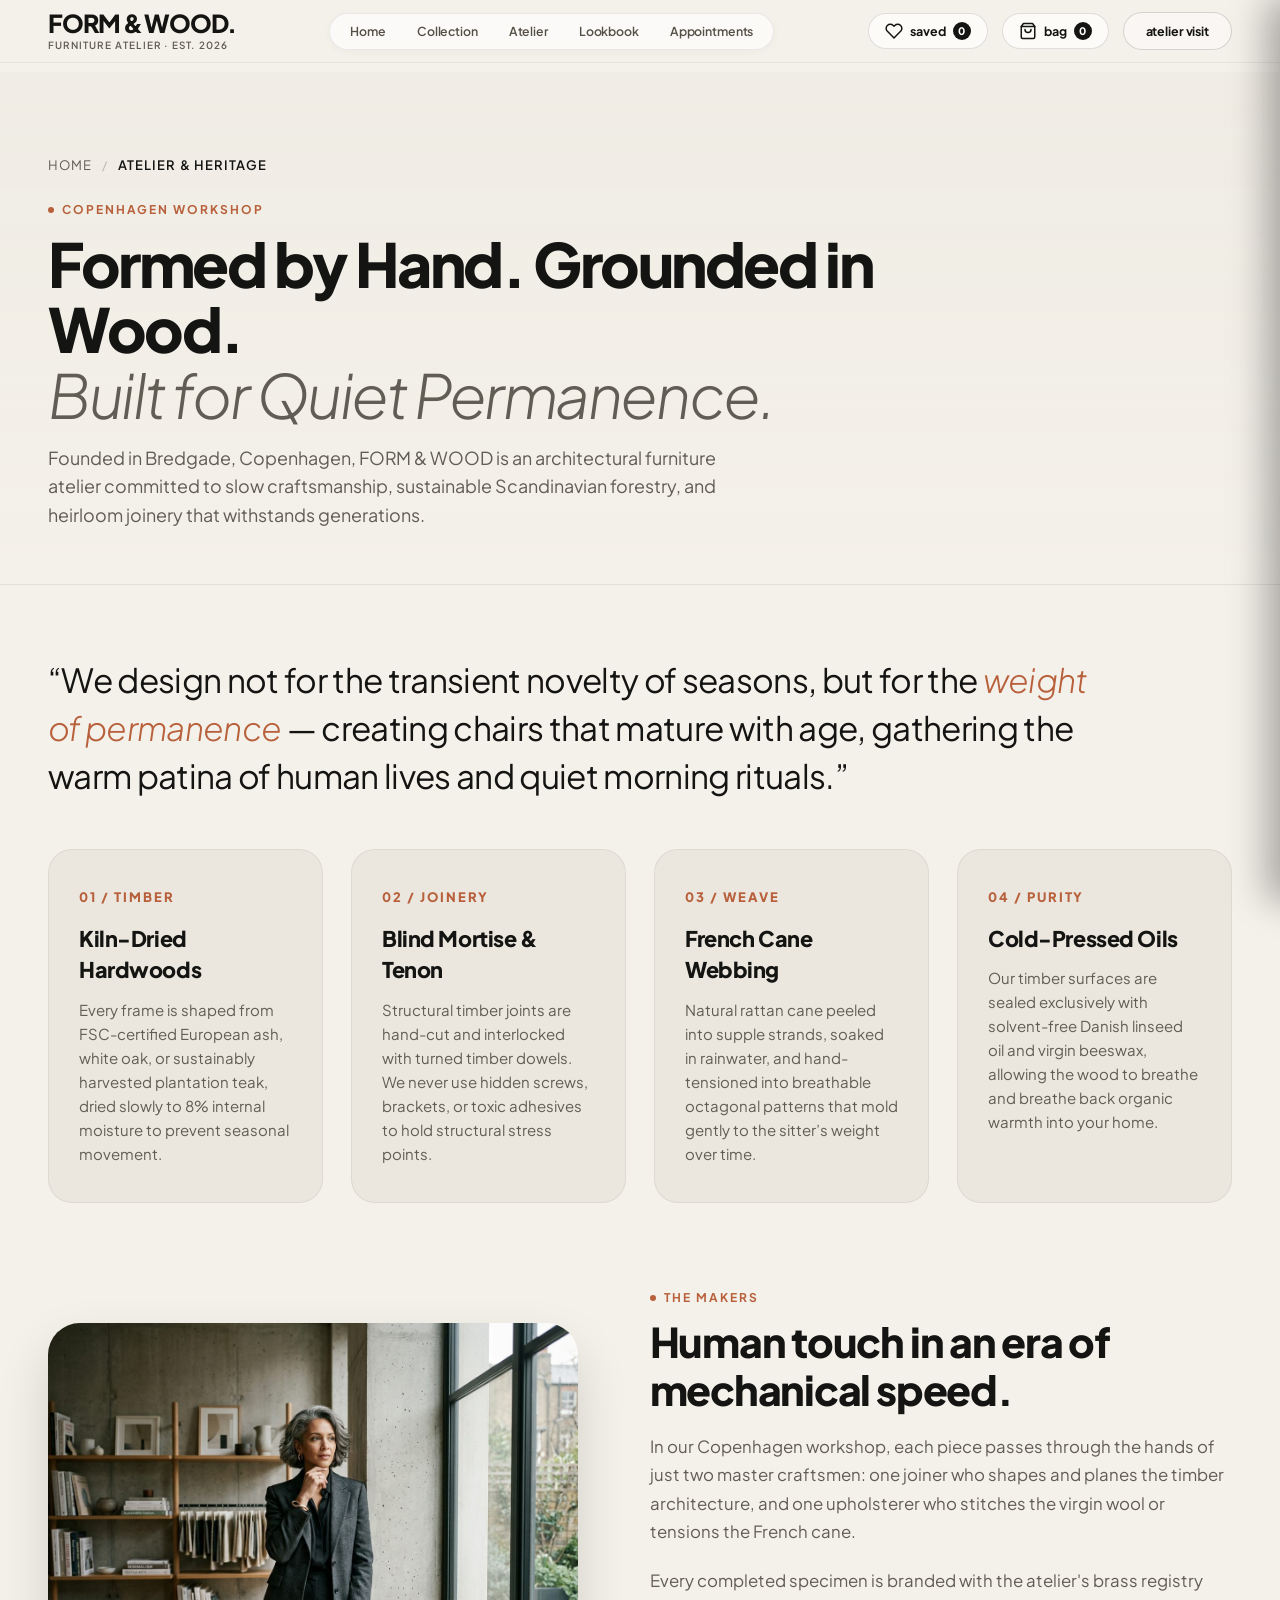
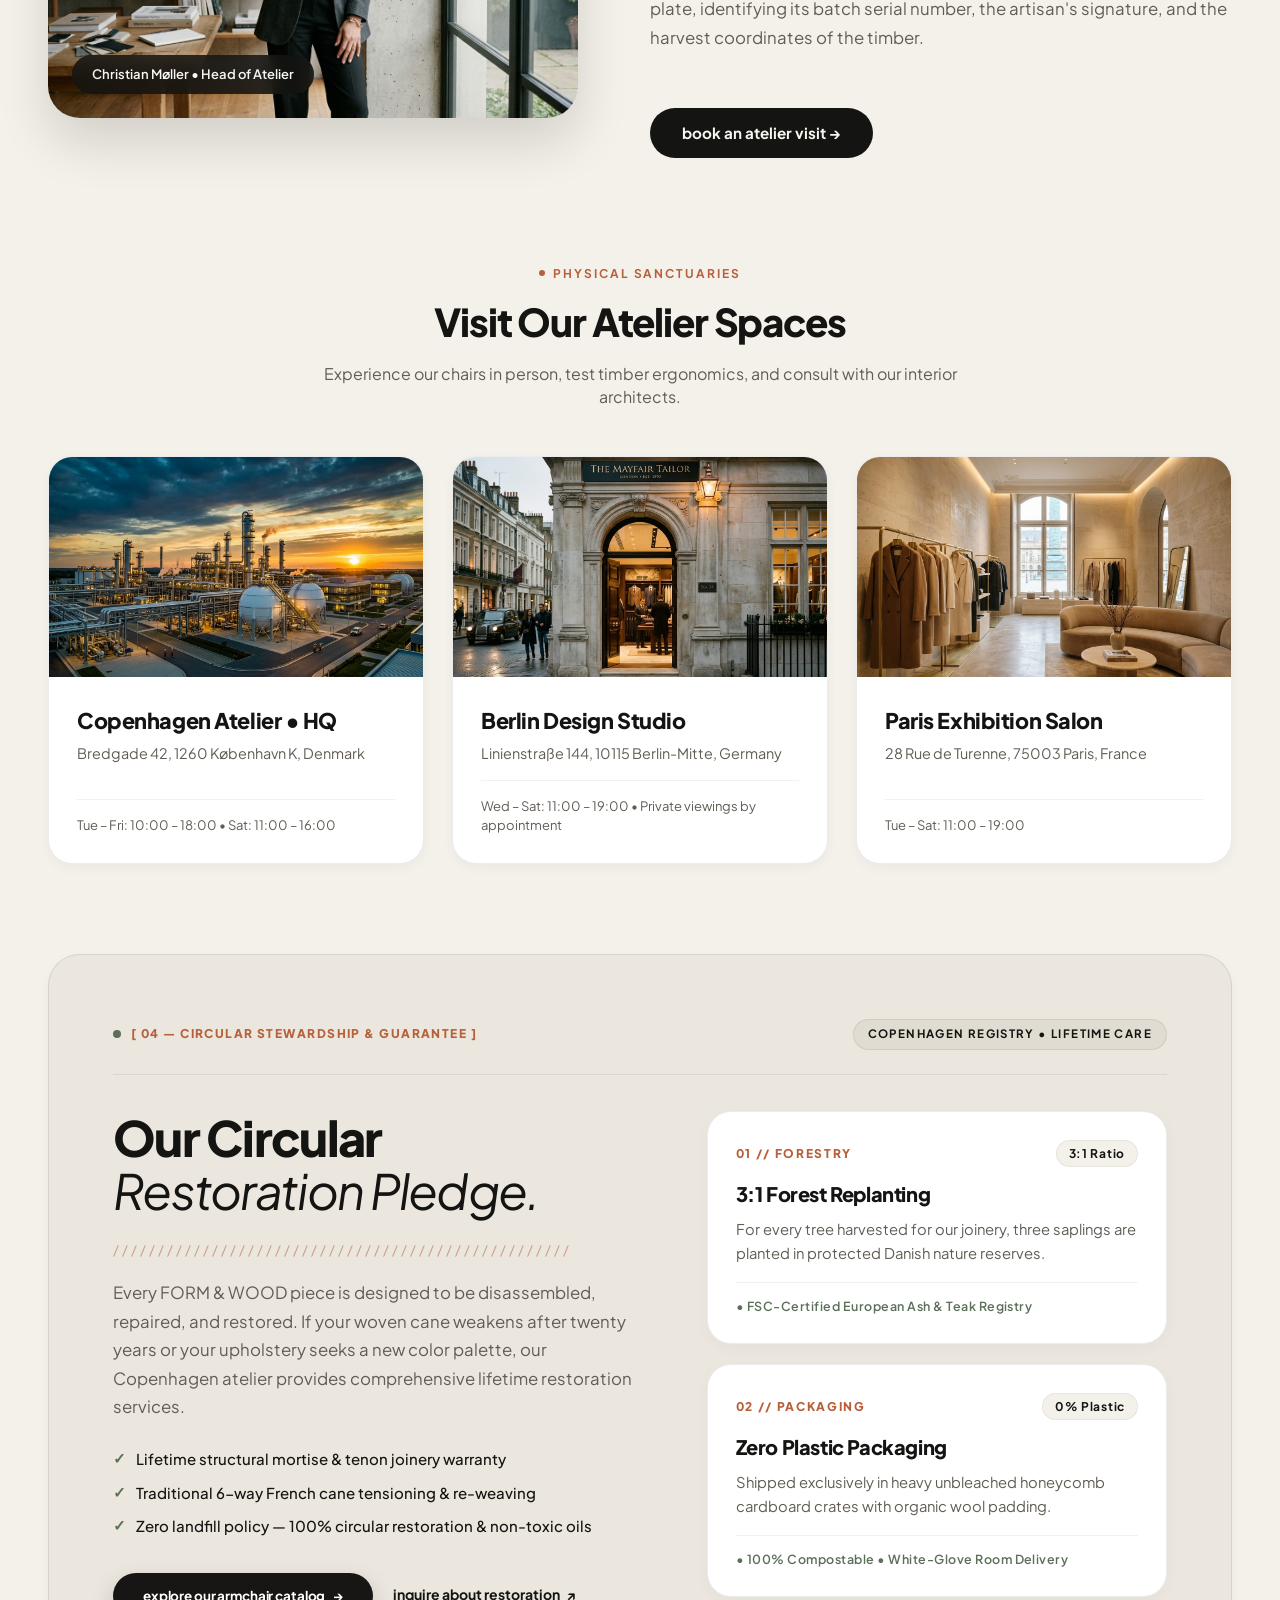
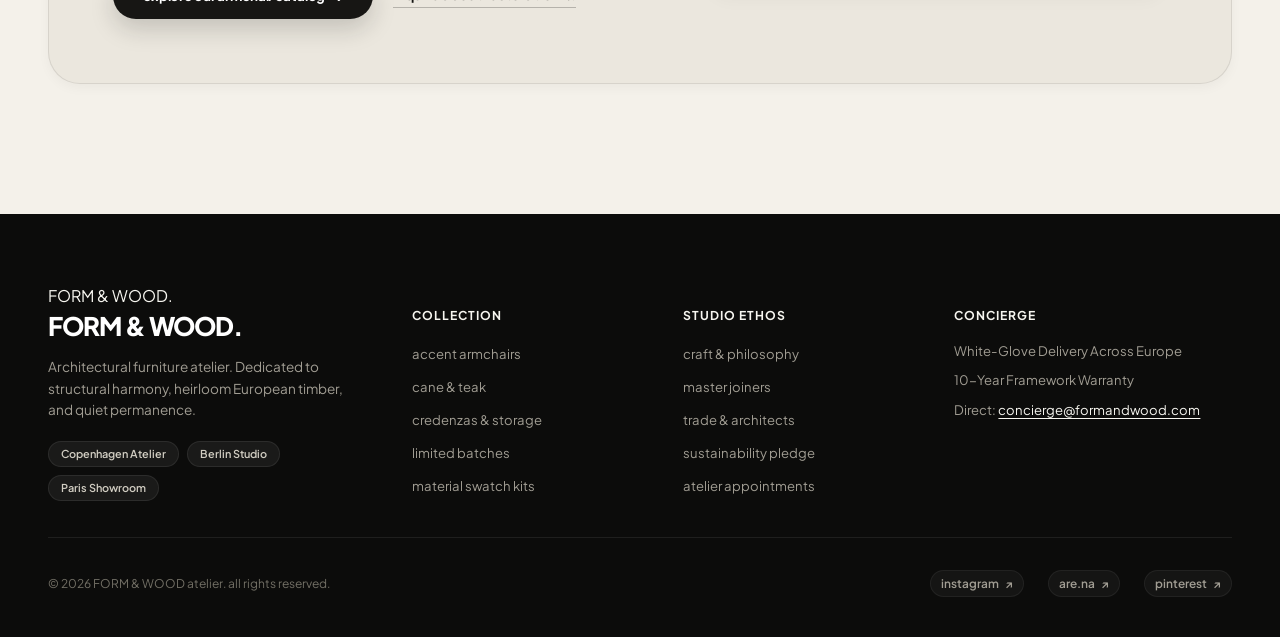
<file: about.html>
<!DOCTYPE html>
<html lang="en">

<head>
    <meta charset="UTF-8">
    <meta name="viewport" content="width=device-width, initial-scale=1.0">
    <title>Our Atelier &amp; Craft Heritage — FORM &amp; WOOD Copenhagen</title>
    
    <meta name="title" content="Our Atelier &amp; Craft Heritage — FORM &amp; WOOD Copenhagen">
    <meta name="description"
        content="Discover the Copenhagen atelier of FORM &amp; WOOD. Heirloom-grade joinery, hand-woven French cane, and architectural seating designed for quiet permanence.">
    <link rel="canonical" href="https://formandwood.com/about.html">

    <!-- Google Fonts -->
    <link rel="preconnect" href="https://fonts.googleapis.com">
    <link rel="preconnect" href="https://fonts.gstatic.com" crossorigin>
    <link
        href="https://fonts.googleapis.com/css2?family=Plus+Jakarta+Sans:ital,wght@0,300;0,400;0,500;0,600;0,700;0,800;1,300;1,400;1,600;1,700;1,800&display=swap"
        rel="stylesheet">

    <!-- Brand Favicon -->
    <link rel="icon" type="image/svg+xml" href="assets/images/favicon.svg?v=2">

    <!-- Stylesheets -->
    <link rel="stylesheet" href="css/owl.carousel.min.css">
    <link rel="stylesheet" href="css/owl.theme.default.min.css">
    <link rel="stylesheet" href="css/style.css?v=6.0">
    <link rel="stylesheet" href="css/pages.css?v=2.0">
</head>

<body>

    <!-- 0. STICKY ATELIER NAVBAR -->
    <header class="site-header" id="header">
        <div class="container header-container">
            <nav class="navbar" aria-label="Main Navigation">
                <div class="nav-left">
                    <a href="index.html" class="brand-logo" aria-label="FORM & WOOD home">
                        <span class="logo-main">FORM &amp; WOOD.</span>
                        <span class="logo-sub">furniture atelier · est. 2026</span>
                    </a>
                </div>

                <ul class="nav-center-links" role="menubar" aria-label="Main navigation categories">
                    <li role="none"><a href="index.html" class="nav-link" role="menuitem">Home</a></li>
                    <li role="none"><a href="shop.html" class="nav-link" role="menuitem">Collection</a></li>
                    <li role="none"><a href="about.html" class="nav-link active" role="menuitem">Atelier</a></li>
                    <li role="none"><a href="index.html#vintage" class="nav-link" role="menuitem">Lookbook</a></li>
                    <li role="none"><a href="contact.html" class="nav-link" role="menuitem">Appointments</a></li>
                </ul>

                <div class="nav-actions">
                    <a href="wishlist.html" class="nav-bag-btn" id="openWishlistBtn" aria-label="Saved Wishlist" title="Saved Wishlist" style="text-decoration:none;">
                        <span class="bag-icon">
                            <svg width="18" height="18" viewBox="0 0 24 24" fill="none" stroke="currentColor"
                                stroke-width="2" stroke-linecap="round" stroke-linejoin="round">
                                <path d="M20.84 4.61a5.5 5.5 0 0 0-7.78 0L12 5.67l-1.06-1.06a5.5 5.5 0 0 0-7.78 7.78l1.06 1.06L12 21.23l7.78-7.78 1.06-1.06a5.5 5.5 0 0 0 0-7.78z"></path>
                            </svg>
                        </span>
                        <span class="bag-label">saved</span>
                        <span class="bag-count wishlist-count-badge" id="wishlistCountBadge">0</span>
                    </a>

                    <a href="cart.html" class="nav-bag-btn" id="openCartBtn" aria-label="Open Shopping Bag" title="Shopping Bag" style="text-decoration:none;">
                        <span class="bag-icon">
                            <svg width="18" height="18" viewBox="0 0 24 24" fill="none" stroke="currentColor"
                                stroke-width="2" stroke-linecap="round" stroke-linejoin="round">
                                <path d="M6 2L3 6v14a2 2 0 0 0 2 2h14a2 2 0 0 0 2-2V6l-3-4z"></path>
                                <line x1="3" y1="6" x2="21" y2="6"></line>
                                <path d="M16 10a4 4 0 0 1-8 0"></path>
                            </svg>
                        </span>
                        <span class="bag-label">bag</span>
                        <span class="bag-count" id="cartCountBadge">0</span>
                    </a>
                    <a href="contact.html" class="nav-contact-pill">atelier visit</a>
                    <button type="button" class="mobile-toggle" id="mobileMenuBtn" aria-label="Toggle navigation menu">
                        <span class="bar"></span>
                        <span class="bar"></span>
                    </button>
                </div>
            </nav>
        </div>
    </header>

    <!-- MOBILE NAVIGATION OVERLAY -->
    <div class="mobile-drawer" id="mobileDrawer">
        <div class="mobile-drawer-header">
            <span class="mobile-drawer-title">FORM &amp; WOOD.</span>
            <button type="button" class="drawer-close-btn" id="closeMobileMenuBtn" aria-label="Close menu">&times;</button>
        </div>
        <div class="mobile-drawer-body">
            <ul class="mobile-nav-list">
                <li><a href="index.html" class="mobile-nav-link">Home</a></li>
                <li><a href="shop.html" class="mobile-nav-link">The Collection</a></li>
                <li><a href="about.html" class="mobile-nav-link active">Atelier &amp; Heritage</a></li>
                <li><a href="index.html#vintage" class="mobile-nav-link">Lookbook</a></li>
                <li><a href="contact.html" class="mobile-nav-link">Appointments &amp; Concierge</a></li>
                <li><a href="cart.html" class="mobile-nav-link">Full Shopping Bag</a></li>
                <li><a href="wishlist.html" class="mobile-nav-link">Saved Pieces</a></li>
            </ul>
        </div>
        <div class="mobile-drawer-footer">
            <p>handcrafted furniture &bull; bespoke commissions</p>
            <a href="mailto:concierge@formandwood.com">concierge@formandwood.com</a>
        </div>
    </div>

    <div class="drawer-backdrop" id="drawerBackdrop"></div>

    <!-- MAIN ABOUT CONTENT -->
    <main>
        <!-- PAGE HERO -->
        <section class="page-hero">
            <div class="container">
                <nav class="breadcrumbs" aria-label="Breadcrumb">
                    <a href="index.html">Home</a>
                    <span class="sep">/</span>
                    <span class="current">Atelier &amp; Heritage</span>
                </nav>
                <span class="page-eyebrow">Copenhagen Workshop</span>
                <h1 class="page-title">Formed by Hand. Grounded in Wood.<br><em>Built for Quiet Permanence.</em></h1>
                <p class="page-subtitle">
                    Founded in Bredgade, Copenhagen, FORM &amp; WOOD is an architectural furniture atelier committed to slow craftsmanship, sustainable Scandinavian forestry, and heirloom joinery that withstands generations.
                </p>
            </div>
        </section>

        <!-- MANIFESTO & 4 PILLARS -->
        <section class="about-manifesto-section">
            <div class="container">
                <p class="manifesto-lead">
                &ldquo;We design not for the transient novelty of seasons, but for the <em>weight of permanence</em> &mdash; creating chairs that mature with age, gathering the warm patina of human lives and quiet morning rituals.&rdquo;
            </p>

            <div class="pillars-grid">
                <!-- Pillar 1 -->
                <div class="pillar-card">
                    <div class="pillar-number">01 / TIMBER</div>
                    <h3 class="pillar-title">Kiln-Dried Hardwoods</h3>
                    <p class="pillar-desc">
                        Every frame is shaped from FSC-certified European ash, white oak, or sustainably harvested plantation teak, dried slowly to 8% internal moisture to prevent seasonal movement.
                    </p>
                </div>

                <!-- Pillar 2 -->
                <div class="pillar-card">
                    <div class="pillar-number">02 / JOINERY</div>
                    <h3 class="pillar-title">Blind Mortise &amp; Tenon</h3>
                    <p class="pillar-desc">
                        Structural timber joints are hand-cut and interlocked with turned timber dowels. We never use hidden screws, brackets, or toxic adhesives to hold structural stress points.
                    </p>
                </div>

                <!-- Pillar 3 -->
                <div class="pillar-card">
                    <div class="pillar-number">03 / WEAVE</div>
                    <h3 class="pillar-title">French Cane Webbing</h3>
                    <p class="pillar-desc">
                        Natural rattan cane peeled into supple strands, soaked in rainwater, and hand-tensioned into breathable octagonal patterns that mold gently to the sitter’s weight over time.
                    </p>
                </div>

                <!-- Pillar 4 -->
                <div class="pillar-card">
                    <div class="pillar-number">04 / PURITY</div>
                    <h3 class="pillar-title">Cold-Pressed Oils</h3>
                    <p class="pillar-desc">
                        Our timber surfaces are sealed exclusively with solvent-free Danish linseed oil and virgin beeswax, allowing the wood to breathe and breathe back organic warmth into your home.
                    </p>
                </div>
            </div>

            <!-- ARTISAN STORY SPLIT -->
            <div class="artisan-split-section">
                <div class="artisan-media-frame">
                    <img src="assets/images/founder_portrait.jpg" alt="Master artisan examining teak armchair frame" class="artisan-img">
                    <span class="artisan-badge">Christian Møller &bull; Head of Atelier</span>
                </div>
                <div>
                    <span class="page-eyebrow">The Makers</span>
                    <h2 style="font-size: clamp(2rem, 3.2vw, 2.75rem); font-weight: 800; letter-spacing: -0.03em; margin-bottom: 20px; line-height: 1.15;">
                        Human touch in an era of mechanical speed.
                    </h2>
                    <p style="font-size: 1.05rem; line-height: 1.7; color: var(--text-muted); margin-bottom: 20px;">
                        In our Copenhagen workshop, each piece passes through the hands of just two master craftsmen: one joiner who shapes and planes the timber architecture, and one upholsterer who stitches the virgin wool or tensions the French cane.
                    </p>
                    <p style="font-size: 1.05rem; line-height: 1.7; color: var(--text-muted); margin-bottom: 32px;">
                        Every completed specimen is branded with the atelier's brass registry plate, identifying its batch serial number, the artisan's signature, and the harvest coordinates of the timber.
                    </p>
                    <a href="contact.html" class="btn-proceed-checkout" style="display:inline-block; width:auto; padding: 14px 32px;">
                        book an atelier visit &rarr;
                    </a>
                </div>
            </div>

            <!-- SHOWROOMS & STUDIOS -->
            <div style="margin-top: 100px;">
                <div style="text-align: center; max-width: 640px; margin: 0 auto 48px;">
                    <span class="page-eyebrow">Physical Sanctuaries</span>
                    <h2 style="font-size: clamp(2rem, 3vw, 2.6rem); font-weight: 800; letter-spacing: -0.03em; margin-bottom: 12px;">Visit Our Atelier Spaces</h2>
                    <p style="color: var(--text-muted); font-size: 1rem;">Experience our chairs in person, test timber ergonomics, and consult with our interior architects.</p>
                </div>

                <div class="showrooms-grid">
                    <!-- Studio 1: Copenhagen -->
                    <div class="showroom-card">
                        <div class="showroom-img-wrap">
                            <img src="assets/images/about-hero.jpg" alt="Copenhagen Atelier" class="showroom-img">
                        </div>
                        <div class="showroom-body">
                            <h3 class="showroom-city">Copenhagen Atelier &bull; HQ</h3>
                            <p class="showroom-address">Bredgade 42, 1260 København K, Denmark</p>
                            <p class="showroom-hours">Tue &ndash; Fri: 10:00 &ndash; 18:00 &bull; Sat: 11:00 &ndash; 16:00</p>
                        </div>
                    </div>

                    <!-- Studio 2: Berlin -->
                    <div class="showroom-card">
                        <div class="showroom-img-wrap">
                            <img src="assets/images/boutique_london.jpg" alt="Berlin Design Studio" class="showroom-img">
                        </div>
                        <div class="showroom-body">
                            <h3 class="showroom-city">Berlin Design Studio</h3>
                            <p class="showroom-address">Linienstraße 144, 10115 Berlin-Mitte, Germany</p>
                            <p class="showroom-hours">Wed &ndash; Sat: 11:00 &ndash; 19:00 &bull; Private viewings by appointment</p>
                        </div>
                    </div>

                    <!-- Studio 3: Paris -->
                    <div class="showroom-card">
                        <div class="showroom-img-wrap">
                            <img src="assets/images/boutique_paris.jpg" alt="Paris Showroom" class="showroom-img">
                        </div>
                        <div class="showroom-body">
                            <h3 class="showroom-city">Paris Exhibition Salon</h3>
                            <p class="showroom-address">28 Rue de Turenne, 75003 Paris, France</p>
                            <p class="showroom-hours">Tue &ndash; Sat: 11:00 &ndash; 19:00</p>
                        </div>
                    </div>
                </div>
            </div>

            <!-- SUSTAINABILITY & CIRCULAR RESTORATION PLEDGE -->
            <div class="pledge-editorial-section" id="sustainability">
                <div class="pledge-inner-card">
                    <!-- Top Archival Kicker Bar -->
                    <div class="pledge-card-header">
                        <div class="pledge-kicker-wrap">
                            <span class="badge-dot" aria-hidden="true"></span>
                            <span class="pledge-section-kicker">[ 04 &mdash; circular stewardship &amp; guarantee ]</span>
                        </div>
                        <div class="pledge-registry-tag">
                            <span>Copenhagen Registry &bull; Lifetime Care</span>
                        </div>
                    </div>

                    <div class="pledge-grid">
                        <!-- Left Narrative Column -->
                        <div class="pledge-narrative-col">
                            <h2 class="pledge-editorial-title">
                                Our Circular<br>
                                <em>Restoration Pledge.</em>
                            </h2>
                            <div class="pledge-stripes" aria-hidden="true">
                                ///////////////////////////////////////////////////
                            </div>
                            <p class="pledge-lead-text">
                                Every FORM &amp; WOOD piece is designed to be disassembled, repaired, and restored. If your woven cane weakens after twenty years or your upholstery seeks a new color palette, our Copenhagen atelier provides comprehensive lifetime restoration services.
                            </p>
                            <div class="pledge-perks-list">
                                <div class="pledge-perk-row">
                                    <span class="perk-check">&check;</span>
                                    <span>Lifetime structural mortise &amp; tenon joinery warranty</span>
                                </div>
                                <div class="pledge-perk-row">
                                    <span class="perk-check">&check;</span>
                                    <span>Traditional 6-way French cane tensioning &amp; re-weaving</span>
                                </div>
                                <div class="pledge-perk-row">
                                    <span class="perk-check">&check;</span>
                                    <span>Zero landfill policy &mdash; 100% circular restoration &amp; non-toxic oils</span>
                                </div>
                            </div>

                            <div class="pledge-action-row">
                                <a href="shop.html" class="hero-pill-cta" style="text-decoration:none;">
                                    <span>explore our armchair catalog</span>
                                    <span class="cta-arrow">&rarr;</span>
                                </a>
                                <a href="contact.html?type=restoration" class="pledge-secondary-link">
                                    <span>inquire about restoration</span>
                                    <span>&nearr;</span>
                                </a>
                            </div>
                        </div>

                        <!-- Right Column: Dual Curatorial Index Cards -->
                        <div class="pledge-cards-col">
                            <!-- Card 1: 3:1 Forest Replanting -->
                            <div class="pledge-pillar-card">
                                <div class="pledge-card-top">
                                    <span class="pledge-card-number">01 // FORESTRY</span>
                                    <span class="pledge-stat-pill">3:1 Ratio</span>
                                </div>
                                <h3 class="pledge-card-title">3:1 Forest Replanting</h3>
                                <p class="pledge-card-desc">
                                    For every tree harvested for our joinery, three saplings are planted in protected Danish nature reserves.
                                </p>
                                <div class="pledge-card-footer">
                                    &bull; FSC-Certified European Ash &amp; Teak Registry
                                </div>
                            </div>

                            <!-- Card 2: Zero Plastic Packaging -->
                            <div class="pledge-pillar-card">
                                <div class="pledge-card-top">
                                    <span class="pledge-card-number">02 // PACKAGING</span>
                                    <span class="pledge-stat-pill">0% Plastic</span>
                                </div>
                                <h3 class="pledge-card-title">Zero Plastic Packaging</h3>
                                <p class="pledge-card-desc">
                                    Shipped exclusively in heavy unbleached honeycomb cardboard crates with organic wool padding.
                                </p>
                                <div class="pledge-card-footer">
                                    &bull; 100% Compostable &bull; White-Glove Room Delivery
                                </div>
                            </div>
                        </div>
                    </div>
                </div>
            </div>
            </div>
        </section>
    </main>

    <!-- FOOTER -->
    <footer class="site-footer">
        <div class="container">
            <div class="footer-huge-watermark" aria-hidden="true">
                FORM &amp; WOOD.
            </div>

            <div class="footer-nav-grid">
                <div class="footer-brand-col">
                    <a href="index.html" class="footer-logo">FORM &amp; WOOD.</a>
                    <p class="footer-tagline">
                        Architectural furniture atelier. Dedicated to structural harmony, heirloom European timber, and quiet permanence.
                    </p>
                    <div class="footer-locations">
                        <span class="location-pill">Copenhagen Atelier</span>
                        <span class="location-pill">Berlin Studio</span>
                        <span class="location-pill">Paris Showroom</span>
                    </div>
                </div>

                <div class="footer-col">
                    <h4 class="footer-col-title">collection</h4>
                    <ul class="footer-links-list">
                        <li><a href="shop.html" class="footer-link">accent armchairs</a></li>
                        <li><a href="shop.html?filter=cane" class="footer-link">cane &amp; teak</a></li>
                        <li><a href="shop.html?filter=storage" class="footer-link">credenzas &amp; storage</a></li>
                        <li><a href="shop.html?filter=limited" class="footer-link">limited batches</a></li>
                        <li><a href="contact.html?type=swatch" class="footer-link">material swatch kits</a></li>
                    </ul>
                </div>

                <div class="footer-col">
                    <h4 class="footer-col-title">studio ethos</h4>
                    <ul class="footer-links-list">
                        <li><a href="about.html" class="footer-link">craft &amp; philosophy</a></li>
                        <li><a href="about.html#artisans" class="footer-link">master joiners</a></li>
                        <li><a href="contact.html" class="footer-link">trade &amp; architects</a></li>
                        <li><a href="about.html#sustainability" class="footer-link">sustainability pledge</a></li>
                        <li><a href="contact.html" class="footer-link">atelier appointments</a></li>
                    </ul>
                </div>

                <div class="footer-col">
                    <h4 class="footer-col-title">concierge</h4>
                    <ul class="footer-links-list">
                        <li class="footer-contact-item">White-Glove Delivery Across Europe</li>
                        <li class="footer-contact-item">10-Year Framework Warranty</li>
                        <li class="footer-contact-item">
                            Direct: <a href="mailto:concierge@formandwood.com" class="footer-contact-link">concierge@formandwood.com</a>
                        </li>
                    </ul>
                </div>
            </div>

            <div class="footer-bottom-row">
                <span class="footer-copy">
                    &copy; 2026 FORM &amp; WOOD atelier. all rights reserved.
                </span>
                <ul class="footer-social-links">
                    <li><a href="https://instagram.com" target="_blank" rel="noopener noreferrer" class="social-link"><span>instagram</span> &nearr;</a></li>
                    <li><a href="https://are.na" target="_blank" rel="noopener noreferrer" class="social-link"><span>are.na</span> &nearr;</a></li>
                    <li><a href="https://pinterest.com" target="_blank" rel="noopener noreferrer" class="social-link"><span>pinterest</span> &nearr;</a></li>
                </ul>
            </div>
        </div>
    </footer>

    <!-- SLIDE-OUT CART DRAWER -->
    <aside class="cart-drawer" id="cartDrawer" aria-label="Shopping Bag">
        <div class="cart-drawer-header">
            <div class="cart-drawer-title-wrap">
                <span class="cart-drawer-title">atelier bag</span>
                <span class="cart-drawer-count" id="cartDrawerItemCount">(0 items)</span>
            </div>
            <button type="button" class="cart-close-btn" id="closeCartBtn" aria-label="Close cart">&times;</button>
        </div>

        <div class="cart-items-wrap">
            <div class="cart-items" id="cartItemsContainer"></div>
        </div>

        <div class="cart-drawer-footer" id="cartDrawerFooter" style="display: none;">
            <div class="cart-subtotal-row">
                <span>subtotal</span>
                <span class="cart-subtotal-price" id="cartSubtotalPrice">&euro;0</span>
            </div>
            <p class="cart-shipping-notice">inclusive of white-glove packaging &bull; vat included</p>
            <div style="display: flex; gap: 10px; margin-top: 14px;">
                <a href="cart.html" class="btn-shop-empty" style="flex:1; text-align:center; padding: 14px; text-decoration:none; background:rgba(20,20,18,0.06); color:var(--text-dark); border-radius:var(--radius-pill); font-weight:700;">view bag</a>
                <button type="button" class="btn-checkout" id="checkoutBtn" style="flex:1.8;">proceed to checkout &rarr;</button>
            </div>
        </div>
    </aside>

    <!-- TOAST NOTIFICATION CONTAINER -->
    <div class="toast-container" id="toastContainer" aria-live="polite"></div>

    <!-- Scripts -->
    <script src="js/jquery.min.js"></script>
    <script src="js/app.js?v=4.0"></script>
</body>

</html>
</file>
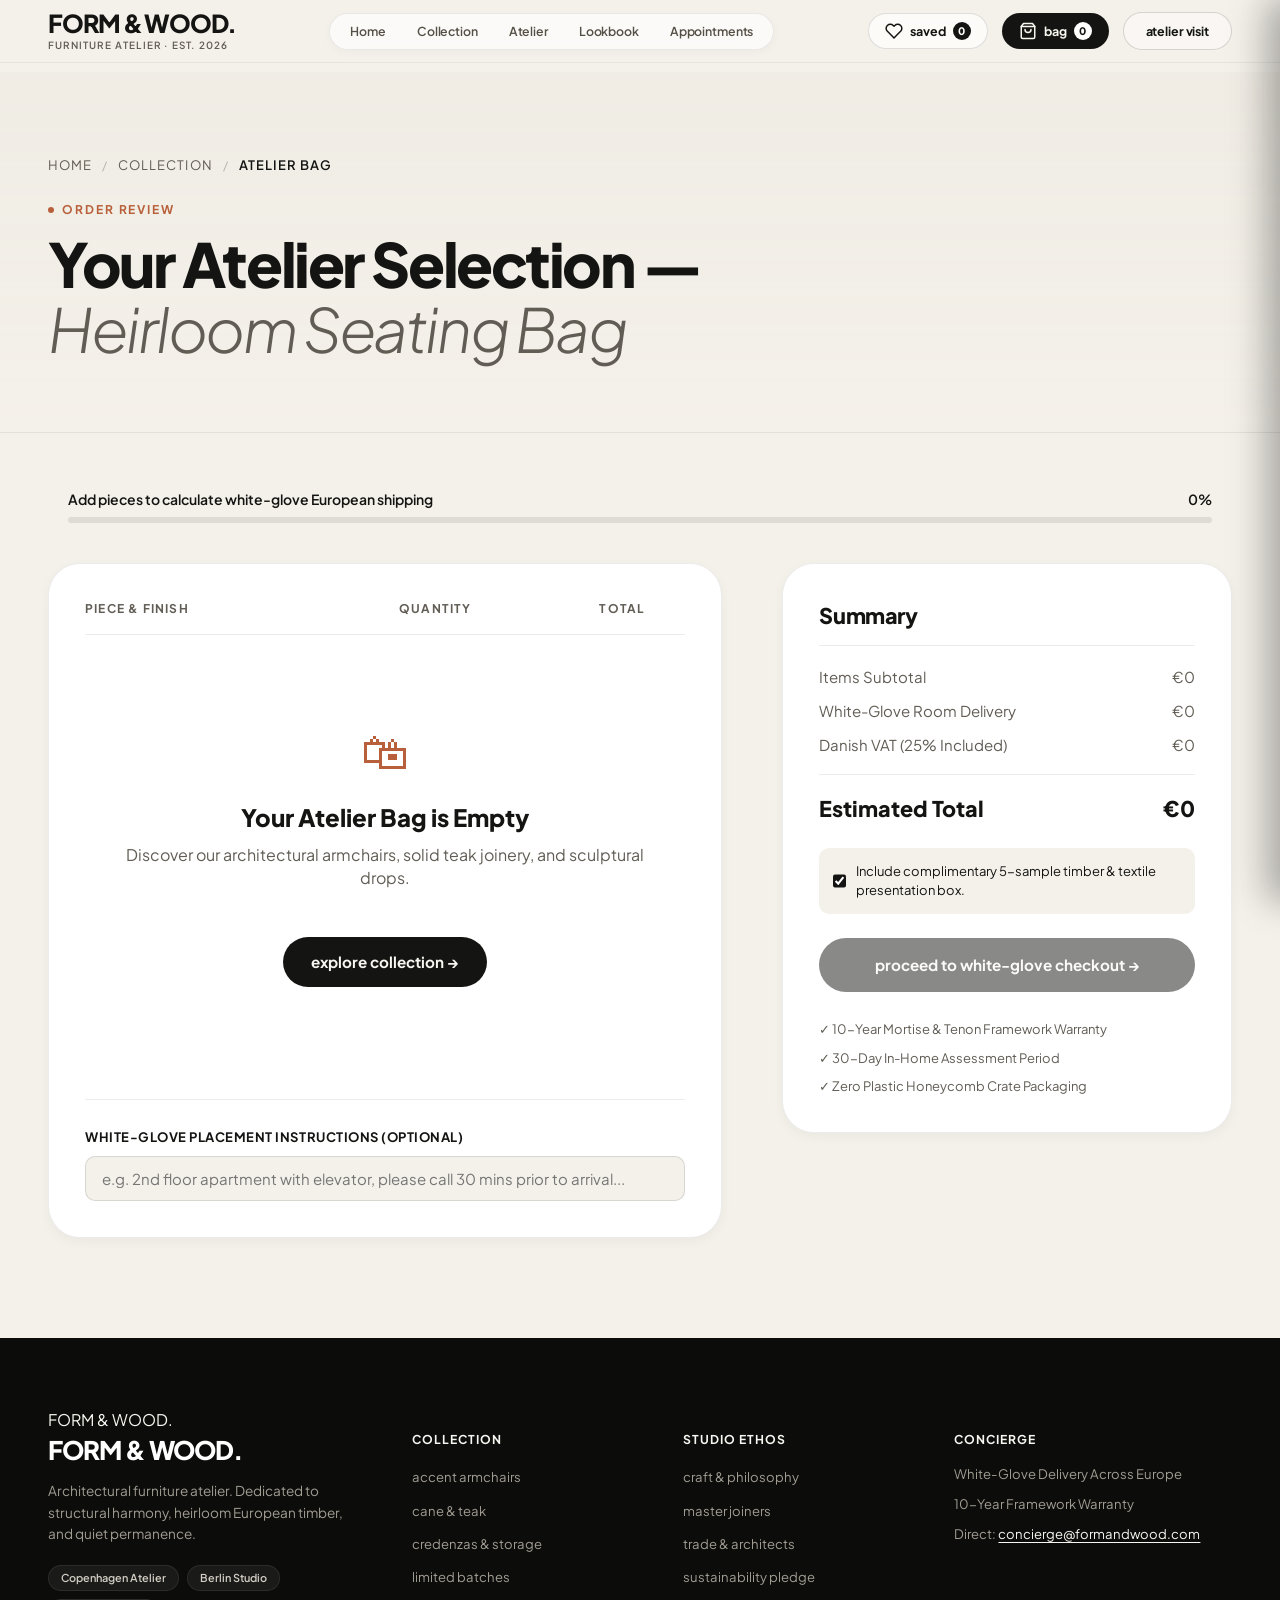
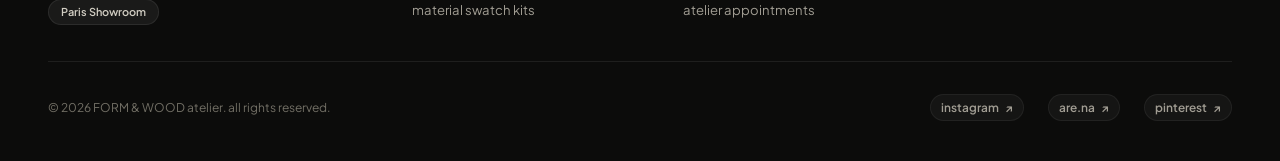
<file: cart.html>
<!DOCTYPE html>
<html lang="en">

<head>
    <meta charset="UTF-8">
    <meta name="viewport" content="width=device-width, initial-scale=1.0">
    <title>Shopping Bag &amp; Review — FORM &amp; WOOD Atelier</title>
    
    <meta name="title" content="Shopping Bag &amp; Review — FORM &amp; WOOD Atelier">
    <meta name="description"
        content="Review your selected architectural furniture pieces, calculate white-glove European shipping, and proceed to checkout.">
    <link rel="canonical" href="https://formandwood.com/cart.html">

    <!-- Google Fonts -->
    <link rel="preconnect" href="https://fonts.googleapis.com">
    <link rel="preconnect" href="https://fonts.gstatic.com" crossorigin>
    <link
        href="https://fonts.googleapis.com/css2?family=Plus+Jakarta+Sans:ital,wght@0,300;0,400;0,500;0,600;0,700;0,800;1,300;1,400;1,600;1,700;1,800&display=swap"
        rel="stylesheet">

    <!-- Brand Favicon -->
    <link rel="icon" type="image/svg+xml" href="assets/images/favicon.svg?v=2">

    <!-- Stylesheets -->
    <link rel="stylesheet" href="css/owl.carousel.min.css">
    <link rel="stylesheet" href="css/owl.theme.default.min.css">
    <link rel="stylesheet" href="css/style.css?v=6.0">
    <link rel="stylesheet" href="css/pages.css?v=2.0">
</head>

<body>

    <!-- 0. STICKY ATELIER NAVBAR -->
    <header class="site-header" id="header">
        <div class="container header-container">
            <nav class="navbar" aria-label="Main Navigation">
                <div class="nav-left">
                    <a href="index.html" class="brand-logo" aria-label="FORM & WOOD home">
                        <span class="logo-main">FORM &amp; WOOD.</span>
                        <span class="logo-sub">furniture atelier · est. 2026</span>
                    </a>
                </div>

                <ul class="nav-center-links" role="menubar" aria-label="Main navigation categories">
                    <li role="none"><a href="index.html" class="nav-link" role="menuitem">Home</a></li>
                    <li role="none"><a href="shop.html" class="nav-link" role="menuitem">Collection</a></li>
                    <li role="none"><a href="about.html" class="nav-link" role="menuitem">Atelier</a></li>
                    <li role="none"><a href="index.html#vintage" class="nav-link" role="menuitem">Lookbook</a></li>
                    <li role="none"><a href="contact.html" class="nav-link" role="menuitem">Appointments</a></li>
                </ul>

                <div class="nav-actions">
                    <a href="wishlist.html" class="nav-bag-btn" id="openWishlistBtn" aria-label="Saved Wishlist" title="Saved Wishlist" style="text-decoration:none;">
                        <span class="bag-icon">
                            <svg width="18" height="18" viewBox="0 0 24 24" fill="none" stroke="currentColor"
                                stroke-width="2" stroke-linecap="round" stroke-linejoin="round">
                                <path d="M20.84 4.61a5.5 5.5 0 0 0-7.78 0L12 5.67l-1.06-1.06a5.5 5.5 0 0 0-7.78 7.78l1.06 1.06L12 21.23l7.78-7.78 1.06-1.06a5.5 5.5 0 0 0 0-7.78z"></path>
                            </svg>
                        </span>
                        <span class="bag-label">saved</span>
                        <span class="bag-count wishlist-count-badge" id="wishlistCountBadge">0</span>
                    </a>

                    <a href="cart.html" class="nav-bag-btn active" id="openCartBtn" aria-label="Shopping Bag" title="Shopping Bag" style="text-decoration:none; background:var(--text-dark); color:var(--text-light);">
                        <span class="bag-icon">
                            <svg width="18" height="18" viewBox="0 0 24 24" fill="none" stroke="currentColor"
                                stroke-width="2" stroke-linecap="round" stroke-linejoin="round">
                                <path d="M6 2L3 6v14a2 2 0 0 0 2 2h14a2 2 0 0 0 2-2V6l-3-4z"></path>
                                <line x1="3" y1="6" x2="21" y2="6"></line>
                                <path d="M16 10a4 4 0 0 1-8 0"></path>
                            </svg>
                        </span>
                        <span class="bag-label" style="color:var(--text-light);">bag</span>
                        <span class="bag-count" id="cartCountBadge" style="background:#ffffff; color:var(--text-dark);">0</span>
                    </a>
                    <a href="contact.html" class="nav-contact-pill">atelier visit</a>
                    <button type="button" class="mobile-toggle" id="mobileMenuBtn" aria-label="Toggle navigation menu">
                        <span class="bar"></span>
                        <span class="bar"></span>
                    </button>
                </div>
            </nav>
        </div>
    </header>

    <!-- MOBILE NAVIGATION OVERLAY -->
    <div class="mobile-drawer" id="mobileDrawer">
        <div class="mobile-drawer-header">
            <span class="mobile-drawer-title">FORM &amp; WOOD.</span>
            <button type="button" class="drawer-close-btn" id="closeMobileMenuBtn" aria-label="Close menu">&times;</button>
        </div>
        <div class="mobile-drawer-body">
            <ul class="mobile-nav-list">
                <li><a href="index.html" class="mobile-nav-link">Home</a></li>
                <li><a href="shop.html" class="mobile-nav-link">The Collection</a></li>
                <li><a href="about.html" class="mobile-nav-link">Atelier &amp; Heritage</a></li>
                <li><a href="index.html#vintage" class="mobile-nav-link">Lookbook</a></li>
                <li><a href="contact.html" class="mobile-nav-link">Appointments &amp; Concierge</a></li>
                <li><a href="cart.html" class="mobile-nav-link active">Full Shopping Bag</a></li>
                <li><a href="wishlist.html" class="mobile-nav-link">Saved Pieces</a></li>
            </ul>
        </div>
        <div class="mobile-drawer-footer">
            <p>handcrafted furniture &bull; bespoke commissions</p>
            <a href="mailto:concierge@formandwood.com">concierge@formandwood.com</a>
        </div>
    </div>

    <div class="drawer-backdrop" id="drawerBackdrop"></div>

    <!-- MAIN CART CONTENT -->
    <main>
        <!-- PAGE HERO -->
        <section class="page-hero">
            <div class="container">
                <nav class="breadcrumbs" aria-label="Breadcrumb">
                    <a href="index.html">Home</a>
                    <span class="sep">/</span>
                    <a href="shop.html">Collection</a>
                    <span class="sep">/</span>
                    <span class="current">Atelier Bag</span>
                </nav>
                <span class="page-eyebrow">Order Review</span>
                <h1 class="page-title">Your Atelier Selection &mdash;<br><em>Heirloom Seating Bag</em></h1>
            </div>
        </section>

        <!-- CART LAYOUT -->
        <section class="cart-page-section">
            <div class="container">
                <!-- Free Shipping Progress -->
            <div class="shipping-progress-box">
                <div class="shipping-progress-text">
                    <span id="shippingProgressNotice">Add &euro;660 more to qualify for complimentary White-Glove placement</span>
                    <span id="shippingProgressPercent">56%</span>
                </div>
                <div class="progress-track">
                    <div class="progress-fill" id="shippingProgressFill" style="width: 56%;"></div>
                </div>
            </div>

            <div class="cart-layout-grid">
                <!-- LEFT ITEMS LIST -->
                <div class="cart-items-card">
                    <div class="cart-table-header">
                        <span>Piece &amp; Finish</span>
                        <span style="text-align:center;">Quantity</span>
                        <span style="text-align:right;">Total</span>
                        <span></span>
                    </div>

                    <div id="fullCartListContainer">
                        <!-- Rendered dynamically -->
                    </div>

                    <!-- Special Handling Instructions -->
                    <div style="margin-top: 32px; padding-top: 24px; border-top: 1px solid rgba(20,20,18,0.08);">
                        <label class="form-label" for="cartSpecialInstructions">White-Glove Placement Instructions (Optional)</label>
                        <input type="text" id="cartSpecialInstructions" class="form-input" style="width:100%; margin-top:8px;" placeholder="e.g. 2nd floor apartment with elevator, please call 30 mins prior to arrival...">
                    </div>
                </div>

                <!-- RIGHT ORDER SUMMARY -->
                <div class="order-summary-card">
                    <h3 class="summary-title">Summary</h3>

                    <div class="summary-line-row">
                        <span>Items Subtotal</span>
                        <span id="summarySubtotal">&euro;0</span>
                    </div>

                    <div class="summary-line-row">
                        <span>White-Glove Room Delivery</span>
                        <span id="summaryShipping">&euro;120</span>
                    </div>

                    <div class="summary-line-row">
                        <span>Danish VAT (25% Included)</span>
                        <span id="summaryTax">&euro;0</span>
                    </div>

                    <div class="summary-line-row total">
                        <span>Estimated Total</span>
                        <span id="summaryGrandTotal">&euro;0</span>
                    </div>

                    <!-- Free Swatch Kit Addon -->
                    <div style="margin-top: 24px; padding: 14px; background: var(--bg-cream); border-radius: var(--radius-sm); font-size: 0.8125rem; display: flex; align-items: center; gap: 10px;">
                        <input type="checkbox" id="includeSwatchKit" checked style="accent-color: var(--text-dark); width: 16px; height: 16px;">
                        <label for="includeSwatchKit" style="color: var(--text-dark); cursor: pointer;">
                            Include complimentary 5-sample timber &amp; textile presentation box.
                        </label>
                    </div>

                    <a href="checkout.html" class="btn-proceed-checkout" id="cartProceedCheckoutBtn">
                        proceed to white-glove checkout &rarr;
                    </a>

                    <!-- Reassurance Perks -->
                    <div style="margin-top: 28px; display: flex; flex-direction: column; gap: 10px; font-size: 0.8125rem; color: var(--text-muted);">
                        <div>&#10003; 10-Year Mortise &amp; Tenon Framework Warranty</div>
                        <div>&#10003; 30-Day In-Home Assessment Period</div>
                        <div>&#10003; Zero Plastic Honeycomb Crate Packaging</div>
                    </div>
                </div>
            </div>
            </div>
        </section>
    </main>

    <!-- FOOTER -->
    <footer class="site-footer">
        <div class="container">
            <div class="footer-huge-watermark" aria-hidden="true">
                FORM &amp; WOOD.
            </div>

            <div class="footer-nav-grid">
                <div class="footer-brand-col">
                    <a href="index.html" class="footer-logo">FORM &amp; WOOD.</a>
                    <p class="footer-tagline">
                        Architectural furniture atelier. Dedicated to structural harmony, heirloom European timber, and quiet permanence.
                    </p>
                    <div class="footer-locations">
                        <span class="location-pill">Copenhagen Atelier</span>
                        <span class="location-pill">Berlin Studio</span>
                        <span class="location-pill">Paris Showroom</span>
                    </div>
                </div>

                <div class="footer-col">
                    <h4 class="footer-col-title">collection</h4>
                    <ul class="footer-links-list">
                        <li><a href="shop.html" class="footer-link">accent armchairs</a></li>
                        <li><a href="shop.html?filter=cane" class="footer-link">cane &amp; teak</a></li>
                        <li><a href="shop.html?filter=storage" class="footer-link">credenzas &amp; storage</a></li>
                        <li><a href="shop.html?filter=limited" class="footer-link">limited batches</a></li>
                        <li><a href="contact.html?type=swatch" class="footer-link">material swatch kits</a></li>
                    </ul>
                </div>

                <div class="footer-col">
                    <h4 class="footer-col-title">studio ethos</h4>
                    <ul class="footer-links-list">
                        <li><a href="about.html" class="footer-link">craft &amp; philosophy</a></li>
                        <li><a href="about.html#artisans" class="footer-link">master joiners</a></li>
                        <li><a href="contact.html" class="footer-link">trade &amp; architects</a></li>
                        <li><a href="about.html#sustainability" class="footer-link">sustainability pledge</a></li>
                        <li><a href="contact.html" class="footer-link">atelier appointments</a></li>
                    </ul>
                </div>

                <div class="footer-col">
                    <h4 class="footer-col-title">concierge</h4>
                    <ul class="footer-links-list">
                        <li class="footer-contact-item">White-Glove Delivery Across Europe</li>
                        <li class="footer-contact-item">10-Year Framework Warranty</li>
                        <li class="footer-contact-item">
                            Direct: <a href="mailto:concierge@formandwood.com" class="footer-contact-link">concierge@formandwood.com</a>
                        </li>
                    </ul>
                </div>
            </div>

            <div class="footer-bottom-row">
                <span class="footer-copy">
                    &copy; 2026 FORM &amp; WOOD atelier. all rights reserved.
                </span>
                <ul class="footer-social-links">
                    <li><a href="https://instagram.com" target="_blank" rel="noopener noreferrer" class="social-link"><span>instagram</span> &nearr;</a></li>
                    <li><a href="https://are.na" target="_blank" rel="noopener noreferrer" class="social-link"><span>are.na</span> &nearr;</a></li>
                    <li><a href="https://pinterest.com" target="_blank" rel="noopener noreferrer" class="social-link"><span>pinterest</span> &nearr;</a></li>
                </ul>
            </div>
        </div>
    </footer>

    <!-- SLIDE-OUT CART DRAWER -->
    <aside class="cart-drawer" id="cartDrawer" aria-label="Shopping Bag">
        <div class="cart-drawer-header">
            <div class="cart-drawer-title-wrap">
                <span class="cart-drawer-title">atelier bag</span>
                <span class="cart-drawer-count" id="cartDrawerItemCount">(0 items)</span>
            </div>
            <button type="button" class="cart-close-btn" id="closeCartBtn" aria-label="Close cart">&times;</button>
        </div>

        <div class="cart-items-wrap">
            <div class="cart-items" id="cartItemsContainer"></div>
        </div>

        <div class="cart-drawer-footer" id="cartDrawerFooter" style="display: none;">
            <div class="cart-subtotal-row">
                <span>subtotal</span>
                <span class="cart-subtotal-price" id="cartSubtotalPrice">&euro;0</span>
            </div>
            <p class="cart-shipping-notice">inclusive of white-glove packaging &bull; vat included</p>
            <div style="display: flex; gap: 10px; margin-top: 14px;">
                <button type="button" class="btn-checkout" id="checkoutBtn" style="width:100%;">proceed to checkout &rarr;</button>
            </div>
        </div>
    </aside>

    <!-- TOAST NOTIFICATION CONTAINER -->
    <div class="toast-container" id="toastContainer" aria-live="polite"></div>

    <!-- Scripts -->
    <script src="js/jquery.min.js"></script>
    <script src="js/app.js?v=4.0"></script>
    <script>
        $(document).ready(function() {
            function renderFullCartPage() {
                let currentCart = [];
                try {
                    const saved = localStorage.getItem('fw_cart');
                    if (saved) currentCart = JSON.parse(saved);
                } catch(e) {
                    currentCart = [];
                }

                const $container = $('#fullCartListContainer');
                $container.empty();

                if (!currentCart || currentCart.length === 0) {
                    $container.html(`
                        <div class="wishlist-empty-state">
                            <div class="wishlist-empty-icon">&#128717;</div>
                            <h3 style="font-size: 1.5rem; font-weight: 800; margin-bottom: 8px;">Your Atelier Bag is Empty</h3>
                            <p style="color: var(--text-muted); margin-bottom: 24px;">Discover our architectural armchairs, solid teak joinery, and sculptural drops.</p>
                            <a href="shop.html" class="btn-proceed-checkout" style="display:inline-block; width:auto; padding: 14px 28px;">
                                explore collection &rarr;
                            </a>
                        </div>
                    `);

                    $('#shippingProgressNotice').text('Add pieces to calculate white-glove European shipping');
                    $('#shippingProgressPercent').text('0%');
                    $('#shippingProgressFill').css('width', '0%');

                    $('#summarySubtotal').html('&euro;0');
                    $('#summaryShipping').html('&euro;0');
                    $('#summaryTax').html('&euro;0');
                    $('#summaryGrandTotal').html('&euro;0');
                    $('#cartProceedCheckoutBtn').css('pointer-events', 'none').css('opacity', '0.5');
                    return;
                }

                $('#cartProceedCheckoutBtn').css('pointer-events', 'auto').css('opacity', '1');

                let subtotal = 0;

                currentCart.forEach((item, index) => {
                    const qty = item.quantity || 1;
                    const itemTotal = item.price * qty;
                    subtotal += itemTotal;

                    $container.append(`
                        <div class="cart-row-item">
                            <div class="cart-row-product">
                                <img src="${item.img}" alt="${item.name}" class="cart-row-img">
                                <div>
                                    <h4 class="cart-row-title">${item.name}</h4>
                                    <div class="cart-row-meta">Batch #04 &bull; Solid Timber Architecture</div>
                                    <div class="cart-row-price" style="margin-top:4px;">&euro;${item.price.toLocaleString()} each</div>
                                </div>
                            </div>
                            <div style="display:flex; justify-content:center;">
                                <div class="qty-control">
                                    <button type="button" class="qty-btn cart-qty-minus" data-index="${index}">&minus;</button>
                                    <input type="text" class="qty-input" value="${qty}" readonly>
                                    <button type="button" class="qty-btn cart-qty-plus" data-index="${index}">&plus;</button>
                                </div>
                            </div>
                            <div style="text-align:right;" class="cart-row-price">
                                &euro;${itemTotal.toLocaleString()}
                            </div>
                            <button type="button" class="cart-item-delete" data-index="${index}" title="Remove specimen">&times;</button>
                        </div>
                    `);
                });

                // Free Shipping Threshold: 1500 EUR
                const threshold = 1500;
                let shippingCost = 120;
                if (subtotal >= threshold) {
                    shippingCost = 0;
                    $('#shippingProgressNotice').html('<strong>Complimentary European White-Glove delivery unlocked!</strong>');
                    $('#shippingProgressPercent').text('100%');
                    $('#shippingProgressFill').css('width', '100%');
                } else {
                    const remaining = threshold - subtotal;
                    const pct = Math.min(100, Math.round((subtotal / threshold) * 100));
                    $('#shippingProgressNotice').html(`Add <strong>&euro;${remaining.toLocaleString()}</strong> more to unlock complimentary White-Glove delivery`);
                    $('#shippingProgressPercent').text(`${pct}%`);
                    $('#shippingProgressFill').css('width', `${pct}%`);
                }

                const grandTotal = subtotal + shippingCost;
                const taxIncluded = Math.round(grandTotal * 0.20); // 20% estimated VAT component

                $('#summarySubtotal').html(`&euro;${subtotal.toLocaleString()}`);
                $('#summaryShipping').html(shippingCost === 0 ? '<span style="color:var(--accent-sage); font-weight:700;">FREE</span>' : `&euro;${shippingCost}`);
                $('#summaryTax').html(`&euro;${taxIncluded.toLocaleString()}`);
                $('#summaryGrandTotal').html(`&euro;${grandTotal.toLocaleString()}`);
            }

            renderFullCartPage();

            // Quantity Minus
            $(document).on('click', '.cart-qty-minus', function() {
                const idx = $(this).data('index');
                let saved = JSON.parse(localStorage.getItem('fw_cart') || '[]');
                if (saved[idx]) {
                    if (saved[idx].quantity > 1) {
                        saved[idx].quantity--;
                    } else {
                        saved.splice(idx, 1);
                    }
                    localStorage.setItem('fw_cart', JSON.stringify(saved));
                    renderFullCartPage();
                    if (typeof updateCartUI === 'function') updateCartUI();
                }
            });

            // Quantity Plus
            $(document).on('click', '.cart-qty-plus', function() {
                const idx = $(this).data('index');
                let saved = JSON.parse(localStorage.getItem('fw_cart') || '[]');
                if (saved[idx]) {
                    saved[idx].quantity = (saved[idx].quantity || 1) + 1;
                    localStorage.setItem('fw_cart', JSON.stringify(saved));
                    renderFullCartPage();
                    if (typeof updateCartUI === 'function') updateCartUI();
                }
            });

            // Delete Item
            $(document).on('click', '.cart-item-delete', function() {
                const idx = $(this).data('index');
                let saved = JSON.parse(localStorage.getItem('fw_cart') || '[]');
                if (saved[idx]) {
                    const removed = saved.splice(idx, 1);
                    localStorage.setItem('fw_cart', JSON.stringify(saved));
                    renderFullCartPage();
                    if (typeof updateCartUI === 'function') updateCartUI();
                    if (removed.length && typeof showToast === 'function') {
                        showToast(`Removed "${removed[0].name}" from bag`);
                    }
                }
            });
        });
    </script>
</body>

</html>
</file>
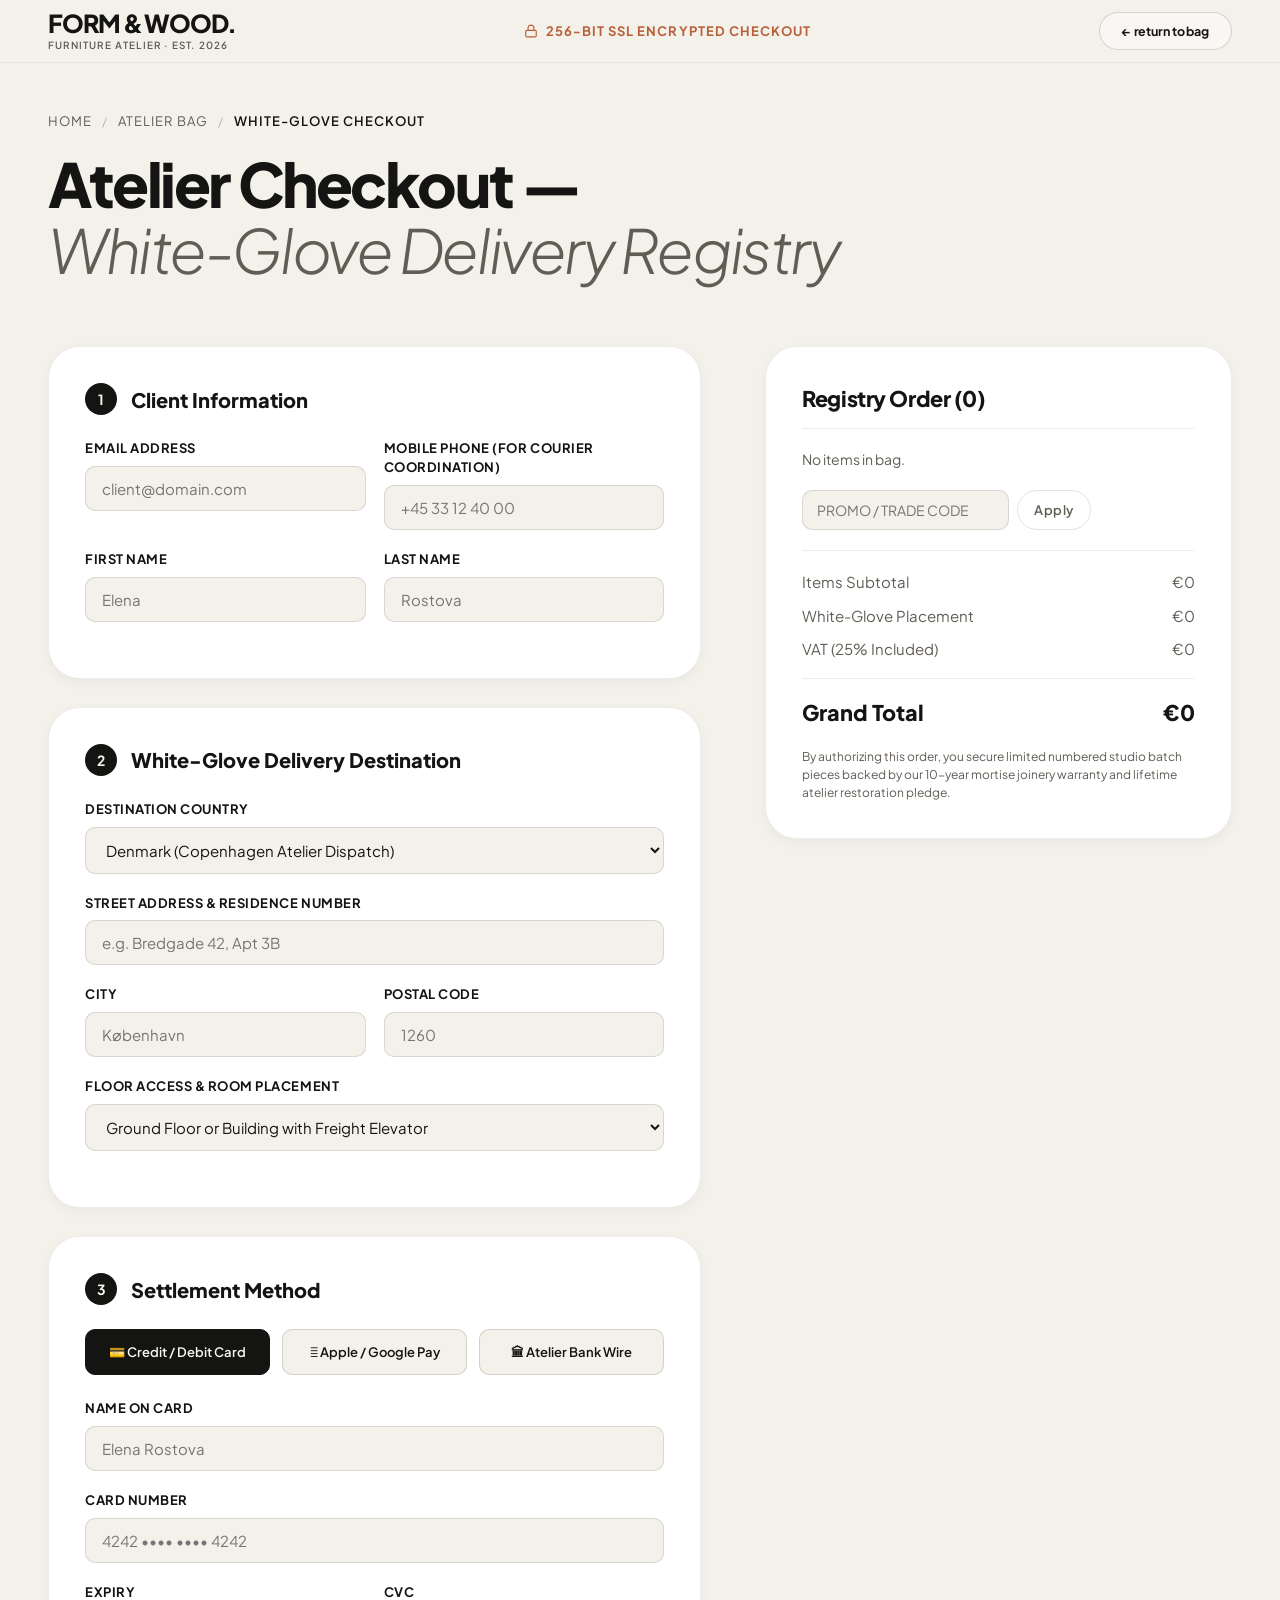
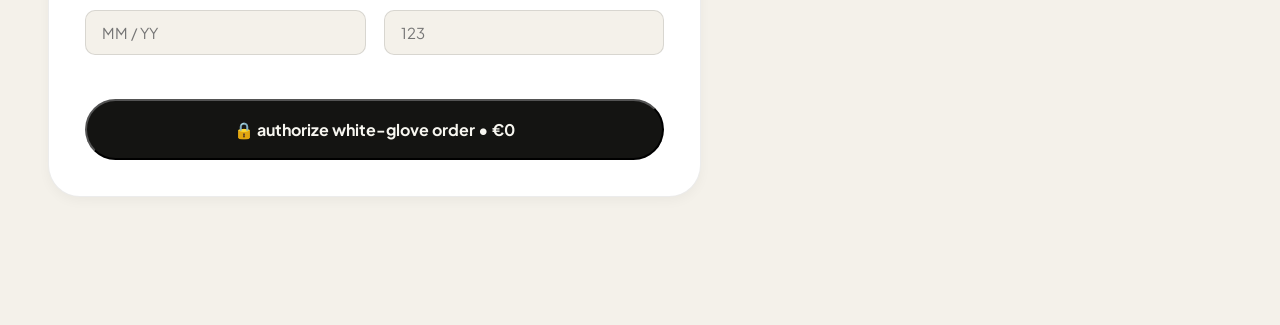
<file: checkout.html>
<!DOCTYPE html>
<html lang="en">

<head>
    <meta charset="UTF-8">
    <meta name="viewport" content="width=device-width, initial-scale=1.0">
    <title>White-Glove Checkout — FORM &amp; WOOD Atelier</title>
    
    <meta name="title" content="White-Glove Checkout — FORM &amp; WOOD Atelier">
    <meta name="description"
        content="Secure checkout for FORM &amp; WOOD architectural seating and handcrafted furniture. Specialized European white-glove room delivery.">
    <link rel="canonical" href="https://formandwood.com/checkout.html">

    <!-- Google Fonts -->
    <link rel="preconnect" href="https://fonts.googleapis.com">
    <link rel="preconnect" href="https://fonts.gstatic.com" crossorigin>
    <link
        href="https://fonts.googleapis.com/css2?family=Plus+Jakarta+Sans:ital,wght@0,300;0,400;0,500;0,600;0,700;0,800;1,300;1,400;1,600;1,700;1,800&display=swap"
        rel="stylesheet">

    <!-- Brand Favicon -->
    <link rel="icon" type="image/svg+xml" href="assets/images/favicon.svg?v=2">

    <!-- Stylesheets -->
    <link rel="stylesheet" href="css/style.css?v=6.0">
    <link rel="stylesheet" href="css/pages.css?v=2.0">
</head>

<body>

    <!-- 0. STICKY ATELIER NAVBAR -->
    <header class="site-header" id="header">
        <div class="container header-container">
            <nav class="navbar" aria-label="Main Navigation">
                <div class="nav-left">
                    <a href="index.html" class="brand-logo" aria-label="FORM & WOOD home">
                        <span class="logo-main">FORM &amp; WOOD.</span>
                        <span class="logo-sub">furniture atelier · est. 2026</span>
                    </a>
                </div>

                <div style="font-size: 0.8125rem; font-weight: 700; letter-spacing: 0.08em; text-transform: uppercase; color: var(--accent-terracotta); display: flex; align-items: center; gap: 8px;">
                    <svg width="14" height="14" viewBox="0 0 24 24" fill="none" stroke="currentColor" stroke-width="2" stroke-linecap="round" stroke-linejoin="round">
                        <rect width="18" height="11" x="3" y="11" rx="2" ry="2"></rect>
                        <path d="M7 11V7a5 5 0 0 1 10 0v4"></path>
                    </svg>
                    <span>256-Bit SSL Encrypted Checkout</span>
                </div>

                <div class="nav-actions">
                    <a href="cart.html" class="nav-contact-pill" style="text-decoration:none;">&larr; return to bag</a>
                </div>
            </nav>
        </div>
    </header>

    <!-- MAIN CHECKOUT CONTENT -->
    <main>
        <section class="breadcrumbs-section checkout-breadcrumbs-section">
            <div class="container">
                <nav class="breadcrumbs" aria-label="Breadcrumb">
                    <a href="index.html">Home</a>
                    <span class="sep">/</span>
                    <a href="cart.html">Atelier Bag</a>
                    <span class="sep">/</span>
                    <span class="current">White-Glove Checkout</span>
                </nav>
                <h1 class="page-title" style="margin-bottom: 24px;">Atelier Checkout &mdash;<br><em>White-Glove Delivery Registry</em></h1>
            </div>
        </section>

        <section class="checkout-page-section">
            <div class="container">
                <div class="checkout-grid">
                <!-- LEFT FORM STEPS -->
                <div>
                    <form id="checkoutMainForm">
                        <!-- Step 1: Client Credentials -->
                        <div class="checkout-step-block">
                            <div class="step-header">
                                <span class="step-num">1</span>
                                <h2 class="step-title">Client Information</h2>
                            </div>
                            <div class="form-row-2">
                                <div class="form-group">
                                    <label class="form-label" for="checkoutEmail">Email Address</label>
                                    <input type="email" id="checkoutEmail" class="form-input" placeholder="client@domain.com" required>
                                </div>
                                <div class="form-group">
                                    <label class="form-label" for="checkoutPhone">Mobile Phone (For courier coordination)</label>
                                    <input type="tel" id="checkoutPhone" class="form-input" placeholder="+45 33 12 40 00" required>
                                </div>
                            </div>
                            <div class="form-row-2">
                                <div class="form-group">
                                    <label class="form-label" for="checkoutFirstName">First Name</label>
                                    <input type="text" id="checkoutFirstName" class="form-input" placeholder="Elena" required>
                                </div>
                                <div class="form-group">
                                    <label class="form-label" for="checkoutLastName">Last Name</label>
                                    <input type="text" id="checkoutLastName" class="form-input" placeholder="Rostova" required>
                                </div>
                            </div>
                        </div>

                        <!-- Step 2: Delivery & Floor Handling -->
                        <div class="checkout-step-block">
                            <div class="step-header">
                                <span class="step-num">2</span>
                                <h2 class="step-title">White-Glove Delivery Destination</h2>
                            </div>
                            <div class="form-group">
                                <label class="form-label" for="checkoutCountry">Destination Country</label>
                                <select id="checkoutCountry" class="form-select" required>
                                    <option value="DK">Denmark (Copenhagen Atelier Dispatch)</option>
                                    <option value="DE">Germany (Berlin Studio Hub)</option>
                                    <option value="FR">France (Paris Salon Hub)</option>
                                    <option value="SE">Sweden</option>
                                    <option value="NO">Norway</option>
                                    <option value="NL">Netherlands</option>
                                    <option value="UK">United Kingdom</option>
                                    <option value="CH">Switzerland</option>
                                    <option value="US">United States (Special Freight)</option>
                                </select>
                            </div>

                            <div class="form-group">
                                <label class="form-label" for="checkoutAddress">Street Address &amp; Residence Number</label>
                                <input type="text" id="checkoutAddress" class="form-input" placeholder="e.g. Bredgade 42, Apt 3B" required>
                            </div>

                            <div class="form-row-2">
                                <div class="form-group">
                                    <label class="form-label" for="checkoutCity">City</label>
                                    <input type="text" id="checkoutCity" class="form-input" placeholder="København" required>
                                </div>
                                <div class="form-group">
                                    <label class="form-label" for="checkoutPostal">Postal Code</label>
                                    <input type="text" id="checkoutPostal" class="form-input" placeholder="1260" required>
                                </div>
                            </div>

                            <div class="form-group">
                                <label class="form-label" for="checkoutFloor">Floor Access &amp; Room Placement</label>
                                <select id="checkoutFloor" class="form-select">
                                    <option value="elevator">Ground Floor or Building with Freight Elevator</option>
                                    <option value="stairs-low">Stair Access (1st to 2nd Floor)</option>
                                    <option value="stairs-high">Stair Access (3rd Floor or Higher)</option>
                                    <option value="concierge">Deliver to Building Reception / Concierge</option>
                                </select>
                            </div>
                        </div>

                        <!-- Step 3: Payment Options -->
                        <div class="checkout-step-block">
                            <div class="step-header">
                                <span class="step-num">3</span>
                                <h2 class="step-title">Settlement Method</h2>
                            </div>

                            <div class="payment-options-grid">
                                <button type="button" class="payment-tab-btn active" data-pay="card">
                                    &#128179; Credit / Debit Card
                                </button>
                                <button type="button" class="payment-tab-btn" data-pay="apple">
                                    &#63743; Apple / Google Pay
                                </button>
                                <button type="button" class="payment-tab-btn" data-pay="wire">
                                    &#127963; Atelier Bank Wire
                                </button>
                            </div>

                            <!-- Card Form Container -->
                            <div id="cardFieldsContainer">
                                <div class="form-group">
                                    <label class="form-label" for="cardHolder">Name on Card</label>
                                    <input type="text" id="cardHolder" class="form-input" placeholder="Elena Rostova">
                                </div>
                                <div class="form-group">
                                    <label class="form-label" for="cardNumber">Card Number</label>
                                    <input type="text" id="cardNumber" class="form-input" placeholder="4242 &bull;&bull;&bull;&bull; &bull;&bull;&bull;&bull; 4242" maxlength="19">
                                </div>
                                <div class="form-row-2">
                                    <div class="form-group">
                                        <label class="form-label" for="cardExp">Expiry</label>
                                        <input type="text" id="cardExp" class="form-input" placeholder="MM / YY" maxlength="5">
                                    </div>
                                    <div class="form-group">
                                        <label class="form-label" for="cardCvc">CVC</label>
                                        <input type="text" id="cardCvc" class="form-input" placeholder="123" maxlength="4">
                                    </div>
                                </div>
                            </div>

                            <div id="wireNoticeContainer" style="display: none; background: var(--bg-cream); padding: 18px; border-radius: var(--radius-sm); font-size: 0.875rem; line-height: 1.6; color: var(--text-muted);">
                                <strong>Direct Bank Wire Transfer (IBAN/SWIFT)</strong><br>
                                An official pro-forma invoice with Copenhagen atelier bank coordinates will be emailed immediately. Your batch specimens will be reserved for 5 business days awaiting transfer.
                            </div>

                            <button type="submit" class="btn-proceed-checkout" id="submitOrderBtn" style="margin-top: 24px; font-size: 1rem; padding: 18px 32px;">
                                &#128274; authorize white-glove order &bull; <span id="checkoutSubmitTotal">&euro;0</span>
                            </button>
                        </div>
                    </form>
                </div>

                <!-- RIGHT STICKY ORDER REVIEW -->
                <div class="order-summary-card">
                    <h3 class="summary-title">Registry Order (<span id="checkoutSummaryCount">0</span>)</h3>

                    <!-- Mini items list -->
                    <div id="checkoutMiniItems" style="display:flex; flex-direction:column; gap:14px; margin-bottom:20px; max-height:260px; overflow-y:auto;">
                        <!-- Dynamic items -->
                    </div>

                    <!-- Promo Code input -->
                    <div style="display:flex; gap:8px; margin-bottom:20px; padding-bottom:20px; border-bottom:1px solid rgba(20,20,18,0.08);">
                        <input type="text" id="promoCodeInput" class="form-input" placeholder="Promo / Trade Code" style="padding:10px 14px; font-size:0.875rem; text-transform:uppercase;">
                        <button type="button" id="applyPromoBtn" class="filter-btn" style="padding:10px 16px;">Apply</button>
                    </div>

                    <div class="summary-line-row">
                        <span>Items Subtotal</span>
                        <span id="checkoutSubtotal">&euro;0</span>
                    </div>

                    <div class="summary-line-row" id="promoRow" style="display:none; color:var(--accent-sage);">
                        <span>Trade Discount (10%)</span>
                        <span id="promoAmount">-&euro;0</span>
                    </div>

                    <div class="summary-line-row">
                        <span>White-Glove Placement</span>
                        <span id="checkoutShipping">&euro;0</span>
                    </div>

                    <div class="summary-line-row">
                        <span>VAT (25% Included)</span>
                        <span id="checkoutTax">&euro;0</span>
                    </div>

                    <div class="summary-line-row total">
                        <span>Grand Total</span>
                        <span id="checkoutGrandTotal">&euro;0</span>
                    </div>

                    <div style="margin-top: 20px; font-size: 0.75rem; color: var(--text-muted); line-height: 1.5;">
                        By authorizing this order, you secure limited numbered studio batch pieces backed by our 10-year mortise joinery warranty and lifetime atelier restoration pledge.
                    </div>
                </div>
            </div>
            </div>
        </section>
    </main>

    <!-- ORDER SUCCESS MODAL -->
    <div class="order-success-overlay" id="orderSuccessModal">
        <div class="order-success-modal">
            <div class="success-icon-badge">&#10003;</div>
            <h2 style="font-size: 1.85rem; font-weight: 800; letter-spacing: -0.03em; margin-bottom: 8px;">Order Recorded</h2>
            <p style="color: var(--text-muted); font-size: 0.95rem; line-height: 1.6; margin-bottom: 16px;">
                Thank you for welcoming FORM &amp; WOOD into your sanctuary. Your specimen has been logged with our Copenhagen master joiners for white-glove crating and dispatch.
            </p>
            <div class="success-order-id" id="confirmedOrderId">FW-2026-8419</div>
            <div style="background:var(--bg-cream); border-radius:var(--radius-md); padding:16px; margin-bottom:24px; font-size:0.875rem; text-align:left; line-height:1.6;">
                <strong>Estimated Delivery:</strong> 3 &ndash; 5 Business Days<br>
                <strong>Handling:</strong> Dedicated Two-Person White-Glove Team<br>
                <strong>Confirmation Email:</strong> Dispatched with tracking link
            </div>
            <button type="button" class="btn-proceed-checkout" id="orderSuccessReturnBtn">
                return to collection &rarr;
            </button>
        </div>
    </div>

    <!-- Scripts -->
    <script src="js/jquery.min.js"></script>
    <script>
        $(document).ready(function() {
            let cart = [];
            try {
                const saved = localStorage.getItem('fw_cart');
                if (saved) cart = JSON.parse(saved);
            } catch(e) {
                cart = [];
            }

            let discountPct = 0;

            function renderCheckoutReview() {
                const $miniList = $('#checkoutMiniItems');
                $miniList.empty();

                let subtotal = 0;
                let totalItems = 0;

                if (!cart || cart.length === 0) {
                    $miniList.html('<p style="font-size:0.875rem; color:var(--text-muted);">No items in bag.</p>');
                    $('#checkoutSubtotal').html('&euro;0');
                    $('#checkoutShipping').html('&euro;0');
                    $('#checkoutTax').html('&euro;0');
                    $('#checkoutGrandTotal').html('&euro;0');
                    $('#checkoutSubmitTotal').html('&euro;0');
                    return;
                }

                cart.forEach(item => {
                    const qty = item.quantity || 1;
                    const itemTotal = item.price * qty;
                    subtotal += itemTotal;
                    totalItems += qty;

                    $miniList.append(`
                        <div style="display:flex; align-items:center; gap:12px;">
                            <img src="${item.img}" alt="${item.name}" style="width:48px; height:48px; object-fit:cover; border-radius:var(--radius-sm); background:var(--bg-cream);">
                            <div style="flex:1;">
                                <div style="font-weight:700; font-size:0.875rem; color:var(--text-dark);">${item.name}</div>
                                <div style="font-size:0.75rem; color:var(--text-muted);">&euro;${item.price.toLocaleString()} &times; ${qty}</div>
                            </div>
                            <div style="font-weight:700; font-size:0.875rem;">&euro;${itemTotal.toLocaleString()}</div>
                        </div>
                    `);
                });

                $('#checkoutSummaryCount').text(`${totalItems} ${totalItems === 1 ? 'specimen' : 'specimens'}`);

                let discountVal = 0;
                if (discountPct > 0) {
                    discountVal = Math.round(subtotal * discountPct);
                    $('#promoRow').show();
                    $('#promoAmount').html(`-&euro;${discountVal.toLocaleString()}`);
                } else {
                    $('#promoRow').hide();
                }

                const shipping = subtotal >= 1500 ? 0 : 120;
                const grandTotal = (subtotal - discountVal) + shipping;
                const taxVal = Math.round(grandTotal * 0.20);

                $('#checkoutSubtotal').html(`&euro;${subtotal.toLocaleString()}`);
                $('#checkoutShipping').html(shipping === 0 ? '<span style="color:var(--accent-sage); font-weight:700;">Complimentary</span>' : `&euro;${shipping}`);
                $('#checkoutTax').html(`&euro;${taxVal.toLocaleString()}`);
                $('#checkoutGrandTotal').html(`&euro;${grandTotal.toLocaleString()}`);
                $('#checkoutSubmitTotal').html(`&euro;${grandTotal.toLocaleString()}`);
            }

            renderCheckoutReview();

            // Promo code handler
            $('#applyPromoBtn').on('click', function() {
                const code = $('#promoCodeInput').val().trim().toUpperCase();
                if (code === 'ATELIER10' || code === 'ARCHITECT' || code === 'VERDE') {
                    discountPct = 0.10;
                    alert('Promo code applied: 10% Trade Discount.');
                    renderCheckoutReview();
                } else {
                    alert('Invalid code. Try "ATELIER10" for 10% atelier trade discount.');
                }
            });

            // Payment tabs
            $('.payment-tab-btn').on('click', function() {
                $('.payment-tab-btn').removeClass('active');
                $(this).addClass('active');
                const mode = $(this).data('pay');

                if (mode === 'wire') {
                    $('#cardFieldsContainer').hide();
                    $('#wireNoticeContainer').show();
                } else {
                    $('#cardFieldsContainer').show();
                    $('#wireNoticeContainer').hide();
                }
            });

            // Submit order
            $('#checkoutMainForm').on('submit', function(e) {
                e.preventDefault();
                const randomOrder = 'FW-2026-' + Math.floor(1000 + Math.random() * 9000);
                $('#confirmedOrderId').text(randomOrder);

                // Clear bag
                localStorage.removeItem('fw_cart');
                $('#orderSuccessModal').addClass('active');
            });

            $('#orderSuccessReturnBtn').on('click', function() {
                window.location.href = 'shop.html';
            });
        });
    </script>
</body>

</html>
</file>
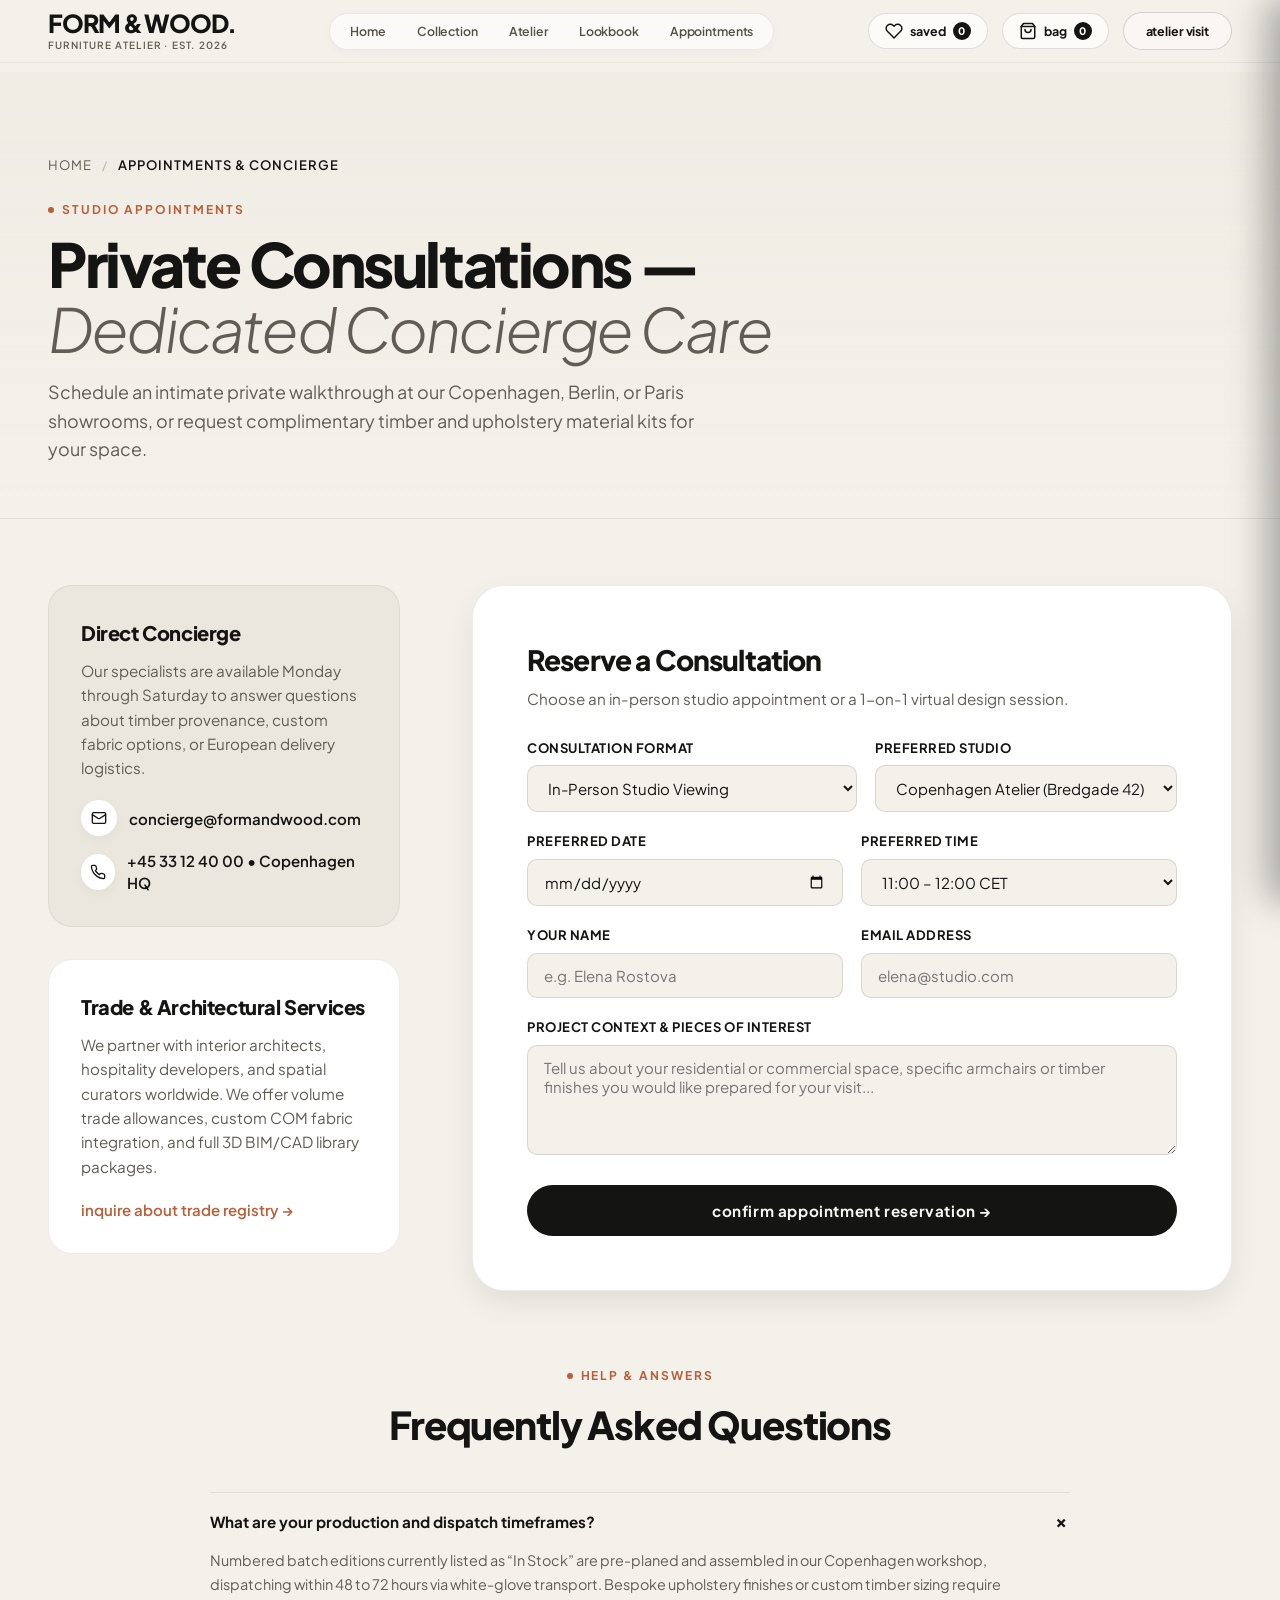
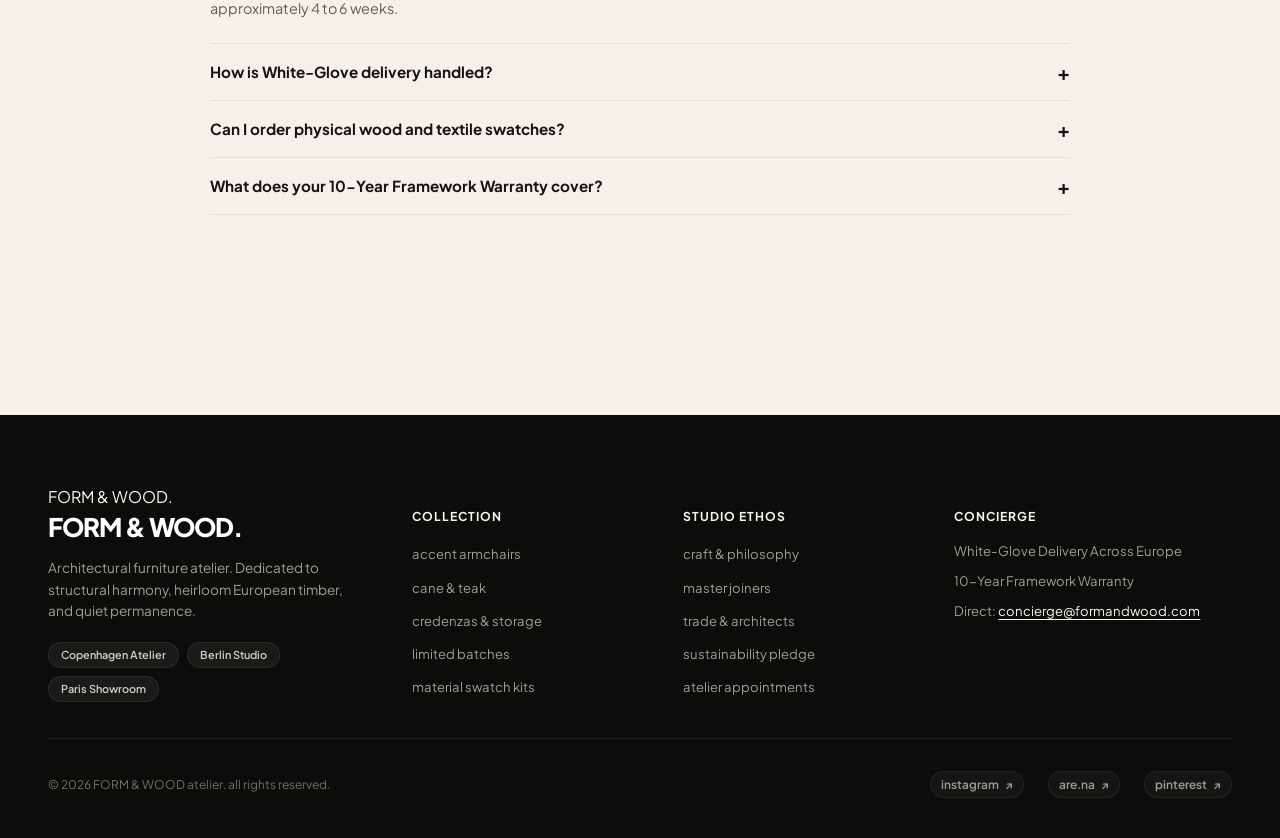
<file: contact.html>
<!DOCTYPE html>
<html lang="en">

<head>
    <meta charset="UTF-8">
    <meta name="viewport" content="width=device-width, initial-scale=1.0">
    <title>Appointments &amp; Concierge — FORM &amp; WOOD Atelier</title>
    
    <meta name="title" content="Appointments &amp; Concierge — FORM &amp; WOOD Atelier">
    <meta name="description"
        content="Book a private studio consultation at our Copenhagen atelier, Berlin studio, or Paris showroom. Consult with FORM &amp; WOOD furniture specialists.">
    <link rel="canonical" href="https://formandwood.com/contact.html">

    <!-- Google Fonts -->
    <link rel="preconnect" href="https://fonts.googleapis.com">
    <link rel="preconnect" href="https://fonts.gstatic.com" crossorigin>
    <link
        href="https://fonts.googleapis.com/css2?family=Plus+Jakarta+Sans:ital,wght@0,300;0,400;0,500;0,600;0,700;0,800;1,300;1,400;1,600;1,700;1,800&display=swap"
        rel="stylesheet">

    <!-- Brand Favicon -->
    <link rel="icon" type="image/svg+xml" href="assets/images/favicon.svg?v=2">

    <!-- Stylesheets -->
    <link rel="stylesheet" href="css/owl.carousel.min.css">
    <link rel="stylesheet" href="css/owl.theme.default.min.css">
    <link rel="stylesheet" href="css/style.css?v=6.0">
    <link rel="stylesheet" href="css/pages.css?v=2.0">
</head>

<body>

    <!-- 0. STICKY ATELIER NAVBAR -->
    <header class="site-header" id="header">
        <div class="container header-container">
            <nav class="navbar" aria-label="Main Navigation">
                <div class="nav-left">
                    <a href="index.html" class="brand-logo" aria-label="FORM & WOOD home">
                        <span class="logo-main">FORM &amp; WOOD.</span>
                        <span class="logo-sub">furniture atelier · est. 2026</span>
                    </a>
                </div>

                <ul class="nav-center-links" role="menubar" aria-label="Main navigation categories">
                    <li role="none"><a href="index.html" class="nav-link" role="menuitem">Home</a></li>
                    <li role="none"><a href="shop.html" class="nav-link" role="menuitem">Collection</a></li>
                    <li role="none"><a href="about.html" class="nav-link" role="menuitem">Atelier</a></li>
                    <li role="none"><a href="index.html#vintage" class="nav-link" role="menuitem">Lookbook</a></li>
                    <li role="none"><a href="contact.html" class="nav-link active" role="menuitem">Appointments</a></li>
                </ul>

                <div class="nav-actions">
                    <a href="wishlist.html" class="nav-bag-btn" id="openWishlistBtn" aria-label="Saved Wishlist" title="Saved Wishlist" style="text-decoration:none;">
                        <span class="bag-icon">
                            <svg width="18" height="18" viewBox="0 0 24 24" fill="none" stroke="currentColor"
                                stroke-width="2" stroke-linecap="round" stroke-linejoin="round">
                                <path d="M20.84 4.61a5.5 5.5 0 0 0-7.78 0L12 5.67l-1.06-1.06a5.5 5.5 0 0 0-7.78 7.78l1.06 1.06L12 21.23l7.78-7.78 1.06-1.06a5.5 5.5 0 0 0 0-7.78z"></path>
                            </svg>
                        </span>
                        <span class="bag-label">saved</span>
                        <span class="bag-count wishlist-count-badge" id="wishlistCountBadge">0</span>
                    </a>

                    <a href="cart.html" class="nav-bag-btn" id="openCartBtn" aria-label="Open Shopping Bag" title="Shopping Bag" style="text-decoration:none;">
                        <span class="bag-icon">
                            <svg width="18" height="18" viewBox="0 0 24 24" fill="none" stroke="currentColor"
                                stroke-width="2" stroke-linecap="round" stroke-linejoin="round">
                                <path d="M6 2L3 6v14a2 2 0 0 0 2 2h14a2 2 0 0 0 2-2V6l-3-4z"></path>
                                <line x1="3" y1="6" x2="21" y2="6"></line>
                                <path d="M16 10a4 4 0 0 1-8 0"></path>
                            </svg>
                        </span>
                        <span class="bag-label">bag</span>
                        <span class="bag-count" id="cartCountBadge">0</span>
                    </a>
                    <a href="contact.html" class="nav-contact-pill">atelier visit</a>
                    <button type="button" class="mobile-toggle" id="mobileMenuBtn" aria-label="Toggle navigation menu">
                        <span class="bar"></span>
                        <span class="bar"></span>
                    </button>
                </div>
            </nav>
        </div>
    </header>

    <!-- MOBILE NAVIGATION OVERLAY -->
    <div class="mobile-drawer" id="mobileDrawer">
        <div class="mobile-drawer-header">
            <span class="mobile-drawer-title">FORM &amp; WOOD.</span>
            <button type="button" class="drawer-close-btn" id="closeMobileMenuBtn" aria-label="Close menu">&times;</button>
        </div>
        <div class="mobile-drawer-body">
            <ul class="mobile-nav-list">
                <li><a href="index.html" class="mobile-nav-link">Home</a></li>
                <li><a href="shop.html" class="mobile-nav-link">The Collection</a></li>
                <li><a href="about.html" class="mobile-nav-link">Atelier &amp; Heritage</a></li>
                <li><a href="index.html#vintage" class="mobile-nav-link">Lookbook</a></li>
                <li><a href="contact.html" class="mobile-nav-link active">Appointments &amp; Concierge</a></li>
                <li><a href="cart.html" class="mobile-nav-link">Full Shopping Bag</a></li>
                <li><a href="wishlist.html" class="mobile-nav-link">Saved Pieces</a></li>
            </ul>
        </div>
        <div class="mobile-drawer-footer">
            <p>handcrafted furniture &bull; bespoke commissions</p>
            <a href="mailto:concierge@formandwood.com">concierge@formandwood.com</a>
        </div>
    </div>

    <div class="drawer-backdrop" id="drawerBackdrop"></div>

    <!-- MAIN CONTACT CONTENT -->
    <main>
        <!-- PAGE HERO -->
        <section class="page-hero">
            <div class="container">
                <nav class="breadcrumbs" aria-label="Breadcrumb">
                    <a href="index.html">Home</a>
                    <span class="sep">/</span>
                    <span class="current">Appointments &amp; Concierge</span>
                </nav>
                <span class="page-eyebrow">Studio Appointments</span>
                <h1 class="page-title">Private Consultations &mdash;<br><em>Dedicated Concierge Care</em></h1>
                <p class="page-subtitle">
                    Schedule an intimate private walkthrough at our Copenhagen, Berlin, or Paris showrooms, or request complimentary timber and upholstery material kits for your space.
                </p>
            </div>
        </section>

        <!-- CONTACT GRID -->
        <section class="contact-main-section">
            <div class="container">
                <div class="contact-layout-grid">
                <!-- LEFT INFO -->
                <div class="contact-info-col">
                    <div class="concierge-card">
                        <h4>Direct Concierge</h4>
                        <p>Our specialists are available Monday through Saturday to answer questions about timber provenance, custom fabric options, or European delivery logistics.</p>
                        
                        <div class="contact-channels">
                            <a href="mailto:concierge@formandwood.com" class="channel-link">
                                <span class="channel-icon">
                                    <svg width="16" height="16" viewBox="0 0 24 24" fill="none" stroke="currentColor" stroke-width="2" stroke-linecap="round" stroke-linejoin="round">
                                        <rect width="20" height="16" x="2" y="4" rx="2"></rect>
                                        <path d="m22 7-8.97 5.7a1.94 1.94 0 0 1-2.06 0L2 7"></path>
                                    </svg>
                                </span>
                                <span>concierge@formandwood.com</span>
                            </a>
                            <a href="tel:+4533124000" class="channel-link">
                                <span class="channel-icon">
                                    <svg width="16" height="16" viewBox="0 0 24 24" fill="none" stroke="currentColor" stroke-width="2" stroke-linecap="round" stroke-linejoin="round">
                                        <path d="M22 16.92v3a2 2 0 0 1-2.18 2 19.79 19.79 0 0 1-8.63-3.07 19.5 19.5 0 0 1-6-6 19.79 19.79 0 0 1-3.07-8.67A2 2 0 0 1 4.11 2h3a2 2 0 0 1 2 1.72 12.84 12.84 0 0 0 .7 2.81 2 2 0 0 1-.45 2.11L8.09 9.91a16 16 0 0 0 6 6l1.27-1.27a2 2 0 0 1 2.11-.45 12.84 12.84 0 0 0 2.81.7A2 2 0 0 1 22 16.92z"></path>
                                    </svg>
                                </span>
                                <span>+45 33 12 40 00 &bull; Copenhagen HQ</span>
                            </a>
                        </div>
                    </div>

                    <div class="concierge-card" style="background:#ffffff; border:1px solid rgba(20,20,18,0.08);">
                        <h4>Trade &amp; Architectural Services</h4>
                        <p>We partner with interior architects, hospitality developers, and spatial curators worldwide. We offer volume trade allowances, custom COM fabric integration, and full 3D BIM/CAD library packages.</p>
                        <a href="mailto:trade@formandwood.com" class="channel-link" style="color:var(--accent-terracotta);">
                            <span>inquire about trade registry &rarr;</span>
                        </a>
                    </div>
                </div>

                <!-- RIGHT BOOKING FORM -->
                <div class="booking-form-wrap">
                    <h2 class="form-title">Reserve a Consultation</h2>
                    <p class="form-subtitle">Choose an in-person studio appointment or a 1-on-1 virtual design session.</p>

                    <form id="appointmentBookingForm">
                        <div class="form-row-2">
                            <div class="form-group">
                                <label class="form-label" for="bookingType">Consultation Format</label>
                                <select id="bookingType" class="form-select" required>
                                    <option value="in-person">In-Person Studio Viewing</option>
                                    <option value="virtual">Virtual Studio Video Walkthrough</option>
                                    <option value="swatch">Free Material Swatch Presentation Box</option>
                                </select>
                            </div>

                            <div class="form-group">
                                <label class="form-label" for="bookingLocation">Preferred Studio</label>
                                <select id="bookingLocation" class="form-select" required>
                                    <option value="copenhagen">Copenhagen Atelier (Bredgade 42)</option>
                                    <option value="berlin">Berlin Studio (Linienstraße 144)</option>
                                    <option value="paris">Paris Showroom (Rue de Turenne)</option>
                                    <option value="virtual">Virtual (Digital Studio Call)</option>
                                </select>
                            </div>
                        </div>

                        <div class="form-row-2">
                            <div class="form-group">
                                <label class="form-label" for="bookingDate">Preferred Date</label>
                                <input type="date" id="bookingDate" class="form-input" required>
                            </div>

                            <div class="form-group">
                                <label class="form-label" for="bookingTime">Preferred Time</label>
                                <select id="bookingTime" class="form-select" required>
                                    <option value="11:00">11:00 &ndash; 12:00 CET</option>
                                    <option value="14:00">14:00 &ndash; 15:00 CET</option>
                                    <option value="16:00">16:00 &ndash; 17:00 CET</option>
                                    <option value="17:30">17:30 &ndash; 18:30 CET</option>
                                </select>
                            </div>
                        </div>

                        <div class="form-row-2">
                            <div class="form-group">
                                <label class="form-label" for="clientName">Your Name</label>
                                <input type="text" id="clientName" class="form-input" placeholder="e.g. Elena Rostova" required>
                            </div>

                            <div class="form-group">
                                <label class="form-label" for="clientEmail">Email Address</label>
                                <input type="email" id="clientEmail" class="form-input" placeholder="elena@studio.com" required>
                            </div>
                        </div>

                        <div class="form-group">
                            <label class="form-label" for="clientNotes">Project Context &amp; Pieces of Interest</label>
                            <textarea id="clientNotes" class="form-textarea" placeholder="Tell us about your residential or commercial space, specific armchairs or timber finishes you would like prepared for your visit..."></textarea>
                        </div>

                        <button type="submit" class="btn-submit-booking" id="submitBookingBtn">
                            confirm appointment reservation &rarr;
                        </button>
                    </form>
                </div>
            </div>

            <!-- FAQ SECTION -->
            <div style="margin: 60px 0 100px;">
                <div style="text-align: center; max-width: 600px; margin: 0 auto 40px;">
                    <span class="page-eyebrow">Help &amp; Answers</span>
                    <h2 style="font-size: clamp(1.8rem, 3vw, 2.4rem); font-weight: 800; letter-spacing: -0.03em;">Frequently Asked Questions</h2>
                </div>

                <div class="product-accordions" style="max-width: 860px; margin: 0 auto;">
                    <div class="accordion-item active">
                        <button type="button" class="accordion-header">
                            <span>What are your production and dispatch timeframes?</span>
                            <span class="accordion-icon">+</span>
                        </button>
                        <div class="accordion-body">
                            Numbered batch editions currently listed as &ldquo;In Stock&rdquo; are pre-planed and assembled in our Copenhagen workshop, dispatching within 48 to 72 hours via white-glove transport. Bespoke upholstery finishes or custom timber sizing require approximately 4 to 6 weeks.
                        </div>
                    </div>

                    <div class="accordion-item">
                        <button type="button" class="accordion-header">
                            <span>How is White-Glove delivery handled?</span>
                            <span class="accordion-icon">+</span>
                        </button>
                        <div class="accordion-body">
                            Every chair is transported by specialized fine art and furniture couriers in customized protective wooden crates. Two specialists will carry the furniture into your room of choice, place it on felt floor glides, and remove all packaging materials for zero-waste recycling.
                        </div>
                    </div>

                    <div class="accordion-item">
                        <button type="button" class="accordion-header">
                            <span>Can I order physical wood and textile swatches?</span>
                            <span class="accordion-icon">+</span>
                        </button>
                        <div class="accordion-body">
                            Yes. We provide complimentary presentation boxes containing 5 timber blocks (Ash, Smoked Ash, Plantation Teak) and textile swatches (Virgin Bouclé, Belgian Linen, Cognac Velvet). Simply select &ldquo;Free Material Swatch Presentation Box&rdquo; in the consultation form above.
                        </div>
                    </div>

                    <div class="accordion-item">
                        <button type="button" class="accordion-header">
                            <span>What does your 10-Year Framework Warranty cover?</span>
                            <span class="accordion-icon">+</span>
                        </button>
                        <div class="accordion-body">
                            Our warranty guarantees all hand-cut mortise-and-tenon structural timber joints, internal frame dowels, and structural integrity under normal residential and commercial hospitality use.
                        </div>
                    </div>
                </div>
            </div>
            </div>
        </section>
    </main>

    <!-- SUCCESS MODAL -->
    <div class="order-success-overlay" id="bookingSuccessModal">
        <div class="order-success-modal">
            <div class="success-icon-badge">&#10003;</div>
            <h3 style="font-size: 1.8rem; font-weight: 800; letter-spacing: -0.02em; margin-bottom: 8px;">Appointment Confirmed</h3>
            <p style="color: var(--text-muted); font-size: 0.95rem; line-height: 1.6;">
                Thank you. Your consultation has been logged with the atelier concierge. A calendar invite and studio directions have been dispatched to your email.
            </p>
            <div class="success-order-id" id="bookingRefDisplay">FW-APP-2026-8492</div>
            <button type="button" class="btn-proceed-checkout" id="closeBookingSuccessBtn" style="margin-top: 10px;">
                return to collection &rarr;
            </button>
        </div>
    </div>

    <!-- FOOTER -->
    <footer class="site-footer">
        <div class="container">
            <div class="footer-huge-watermark" aria-hidden="true">
                FORM &amp; WOOD.
            </div>

            <div class="footer-nav-grid">
                <div class="footer-brand-col">
                    <a href="index.html" class="footer-logo">FORM &amp; WOOD.</a>
                    <p class="footer-tagline">
                        Architectural furniture atelier. Dedicated to structural harmony, heirloom European timber, and quiet permanence.
                    </p>
                    <div class="footer-locations">
                        <span class="location-pill">Copenhagen Atelier</span>
                        <span class="location-pill">Berlin Studio</span>
                        <span class="location-pill">Paris Showroom</span>
                    </div>
                </div>

                <div class="footer-col">
                    <h4 class="footer-col-title">collection</h4>
                    <ul class="footer-links-list">
                        <li><a href="shop.html" class="footer-link">accent armchairs</a></li>
                        <li><a href="shop.html?filter=cane" class="footer-link">cane &amp; teak</a></li>
                        <li><a href="shop.html?filter=storage" class="footer-link">credenzas &amp; storage</a></li>
                        <li><a href="shop.html?filter=limited" class="footer-link">limited batches</a></li>
                        <li><a href="contact.html?type=swatch" class="footer-link">material swatch kits</a></li>
                    </ul>
                </div>

                <div class="footer-col">
                    <h4 class="footer-col-title">studio ethos</h4>
                    <ul class="footer-links-list">
                        <li><a href="about.html" class="footer-link">craft &amp; philosophy</a></li>
                        <li><a href="about.html#artisans" class="footer-link">master joiners</a></li>
                        <li><a href="contact.html" class="footer-link">trade &amp; architects</a></li>
                        <li><a href="about.html#sustainability" class="footer-link">sustainability pledge</a></li>
                        <li><a href="contact.html" class="footer-link">atelier appointments</a></li>
                    </ul>
                </div>

                <div class="footer-col">
                    <h4 class="footer-col-title">concierge</h4>
                    <ul class="footer-links-list">
                        <li class="footer-contact-item">White-Glove Delivery Across Europe</li>
                        <li class="footer-contact-item">10-Year Framework Warranty</li>
                        <li class="footer-contact-item">
                            Direct: <a href="mailto:concierge@formandwood.com" class="footer-contact-link">concierge@formandwood.com</a>
                        </li>
                    </ul>
                </div>
            </div>

            <div class="footer-bottom-row">
                <span class="footer-copy">
                    &copy; 2026 FORM &amp; WOOD atelier. all rights reserved.
                </span>
                <ul class="footer-social-links">
                    <li><a href="https://instagram.com" target="_blank" rel="noopener noreferrer" class="social-link"><span>instagram</span> &nearr;</a></li>
                    <li><a href="https://are.na" target="_blank" rel="noopener noreferrer" class="social-link"><span>are.na</span> &nearr;</a></li>
                    <li><a href="https://pinterest.com" target="_blank" rel="noopener noreferrer" class="social-link"><span>pinterest</span> &nearr;</a></li>
                </ul>
            </div>
        </div>
    </footer>

    <!-- SLIDE-OUT CART DRAWER -->
    <aside class="cart-drawer" id="cartDrawer" aria-label="Shopping Bag">
        <div class="cart-drawer-header">
            <div class="cart-drawer-title-wrap">
                <span class="cart-drawer-title">atelier bag</span>
                <span class="cart-drawer-count" id="cartDrawerItemCount">(0 items)</span>
            </div>
            <button type="button" class="cart-close-btn" id="closeCartBtn" aria-label="Close cart">&times;</button>
        </div>

        <div class="cart-items-wrap">
            <div class="cart-items" id="cartItemsContainer"></div>
        </div>

        <div class="cart-drawer-footer" id="cartDrawerFooter" style="display: none;">
            <div class="cart-subtotal-row">
                <span>subtotal</span>
                <span class="cart-subtotal-price" id="cartSubtotalPrice">&euro;0</span>
            </div>
            <p class="cart-shipping-notice">inclusive of white-glove packaging &bull; vat included</p>
            <div style="display: flex; gap: 10px; margin-top: 14px;">
                <a href="cart.html" class="btn-shop-empty" style="flex:1; text-align:center; padding: 14px; text-decoration:none; background:rgba(20,20,18,0.06); color:var(--text-dark); border-radius:var(--radius-pill); font-weight:700;">view bag</a>
                <button type="button" class="btn-checkout" id="checkoutBtn" style="flex:1.8;">proceed to checkout &rarr;</button>
            </div>
        </div>
    </aside>

    <!-- TOAST NOTIFICATION CONTAINER -->
    <div class="toast-container" id="toastContainer" aria-live="polite"></div>

    <!-- Scripts -->
    <script src="js/jquery.min.js"></script>
    <script src="js/app.js?v=4.0"></script>
    <script>
        $(document).ready(function() {
            // Check for ?type=swatch
            const urlParams = new URLSearchParams(window.location.search);
            if (urlParams.get('type') === 'swatch') {
                $('#bookingType').val('swatch');
            }

            // Accordion Toggle
            $('.accordion-header').on('click', function() {
                const $item = $(this).closest('.accordion-item');
                $item.toggleClass('active');
            });

            // Handle Booking Form Submit
            $('#appointmentBookingForm').on('submit', function(e) {
                e.preventDefault();
                const randomId = 'FW-APP-2026-' + Math.floor(1000 + Math.random() * 9000);
                $('#bookingRefDisplay').text(randomId);
                $('#bookingSuccessModal').addClass('active');
            });

            $('#closeBookingSuccessBtn').on('click', function() {
                $('#bookingSuccessModal').removeClass('active');
                window.location.href = 'shop.html';
            });
        });
    </script>
</body>

</html>
</file>
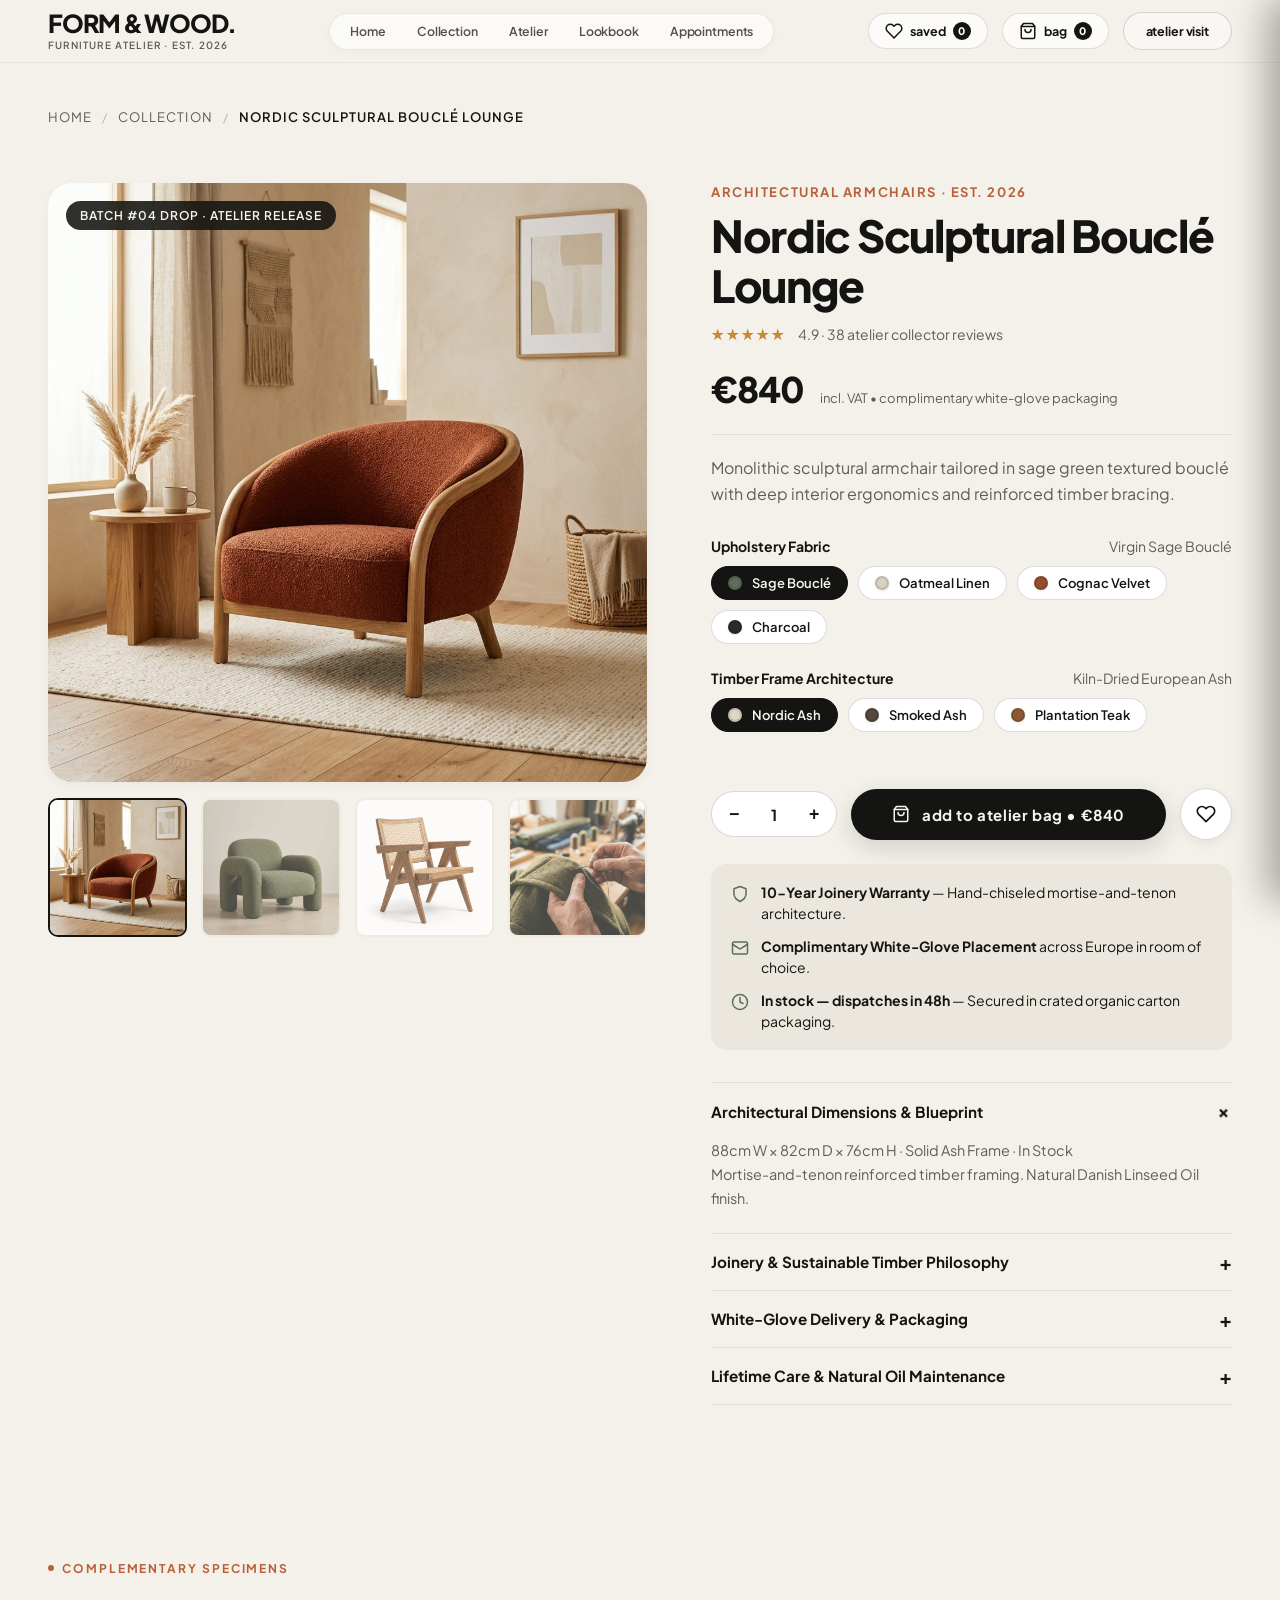
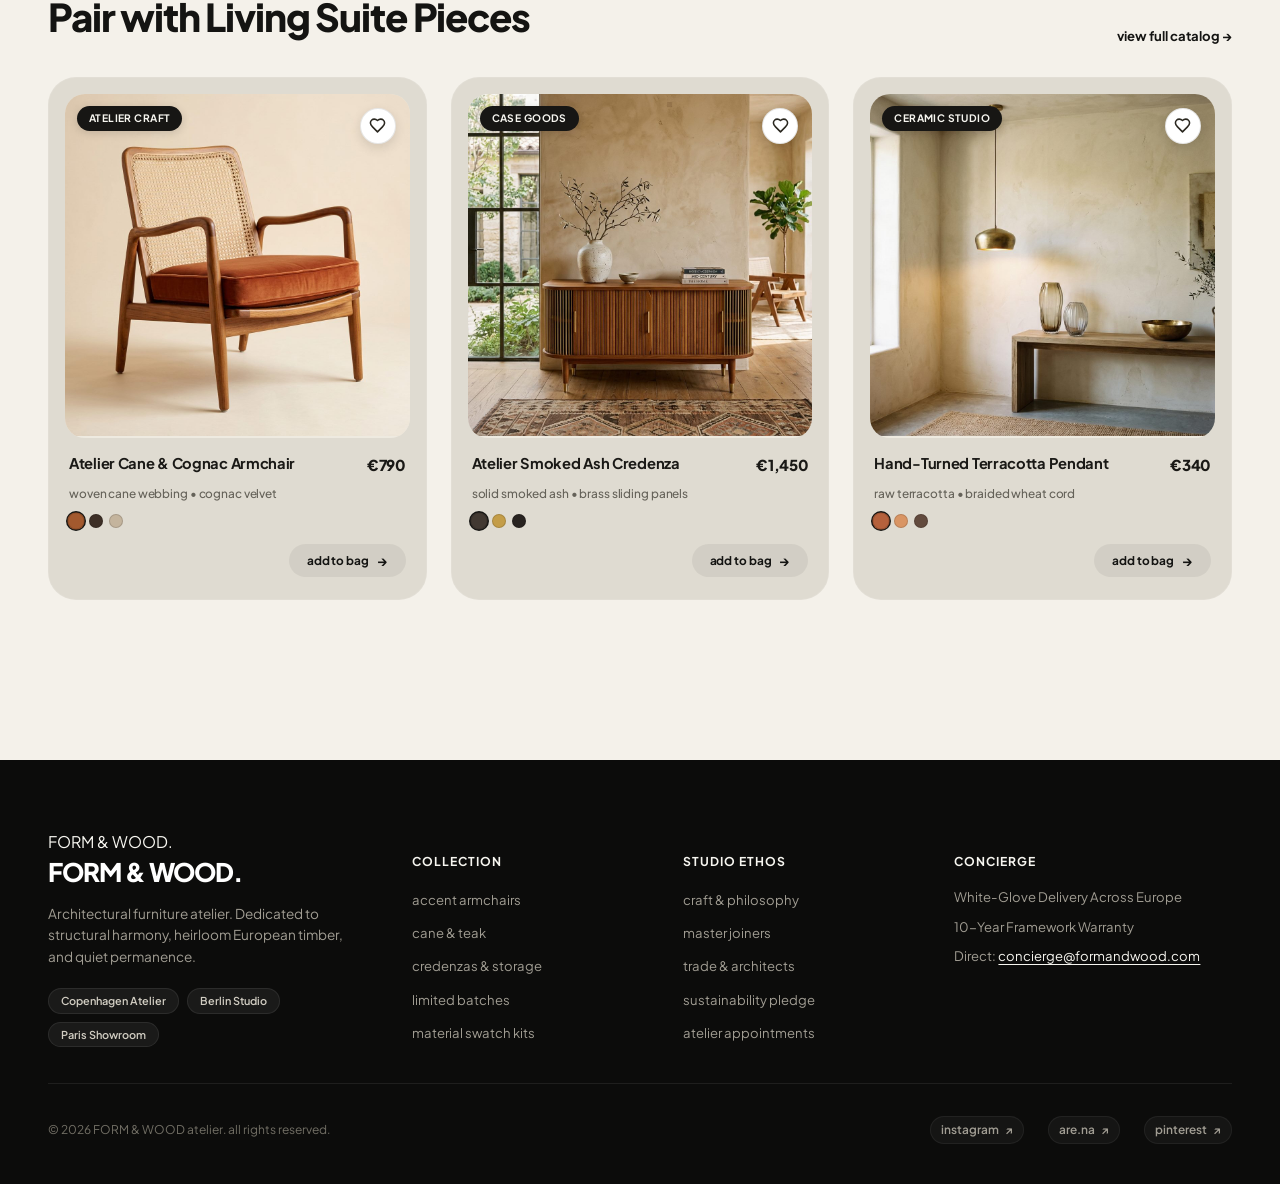
<file: product.html>
<!DOCTYPE html>
<html lang="en">

<head>
    <meta charset="UTF-8">
    <meta name="viewport" content="width=device-width, initial-scale=1.0">
    <title id="pageMetaTitle">Nordic Sculptural Bouclé Lounge — FORM &amp; WOOD Atelier</title>
    
    <meta name="description" id="pageMetaDesc"
        content="Monolithic sculptural armchair tailored in sage green textured bouclé with deep interior ergonomics and solid plantation ash framing. Handcrafted in Copenhagen.">
    <link rel="canonical" href="https://formandwood.com/product.html">

    <!-- Google Fonts -->
    <link rel="preconnect" href="https://fonts.googleapis.com">
    <link rel="preconnect" href="https://fonts.gstatic.com" crossorigin>
    <link
        href="https://fonts.googleapis.com/css2?family=Plus+Jakarta+Sans:ital,wght@0,300;0,400;0,500;0,600;0,700;0,800;1,300;1,400;1,600;1,700;1,800&display=swap"
        rel="stylesheet">

    <!-- Brand Favicon -->
    <link rel="icon" type="image/svg+xml" href="assets/images/favicon.svg?v=2">

    <!-- Stylesheets -->
    <link rel="stylesheet" href="css/owl.carousel.min.css">
    <link rel="stylesheet" href="css/owl.theme.default.min.css">
    <link rel="stylesheet" href="css/style.css?v=6.0">
    <link rel="stylesheet" href="css/pages.css?v=2.0">
</head>

<body>

    <!-- 0. STICKY ATELIER NAVBAR -->
    <header class="site-header" id="header">
        <div class="container header-container">
            <nav class="navbar" aria-label="Main Navigation">
                <div class="nav-left">
                    <a href="index.html" class="brand-logo" aria-label="FORM & WOOD home">
                        <span class="logo-main">FORM &amp; WOOD.</span>
                        <span class="logo-sub">furniture atelier · est. 2026</span>
                    </a>
                </div>

                <ul class="nav-center-links" role="menubar" aria-label="Main navigation categories">
                    <li role="none"><a href="index.html" class="nav-link" role="menuitem">Home</a></li>
                    <li role="none"><a href="shop.html" class="nav-link active" role="menuitem">Collection</a></li>
                    <li role="none"><a href="about.html" class="nav-link" role="menuitem">Atelier</a></li>
                    <li role="none"><a href="index.html#vintage" class="nav-link" role="menuitem">Lookbook</a></li>
                    <li role="none"><a href="contact.html" class="nav-link" role="menuitem">Appointments</a></li>
                </ul>

                <div class="nav-actions">
                    <a href="wishlist.html" class="nav-bag-btn" id="openWishlistBtn" aria-label="Saved Wishlist" title="Saved Wishlist" style="text-decoration:none;">
                        <span class="bag-icon">
                            <svg width="18" height="18" viewBox="0 0 24 24" fill="none" stroke="currentColor"
                                stroke-width="2" stroke-linecap="round" stroke-linejoin="round">
                                <path d="M20.84 4.61a5.5 5.5 0 0 0-7.78 0L12 5.67l-1.06-1.06a5.5 5.5 0 0 0-7.78 7.78l1.06 1.06L12 21.23l7.78-7.78 1.06-1.06a5.5 5.5 0 0 0 0-7.78z"></path>
                            </svg>
                        </span>
                        <span class="bag-label">saved</span>
                        <span class="bag-count wishlist-count-badge" id="wishlistCountBadge">0</span>
                    </a>

                    <a href="cart.html" class="nav-bag-btn" id="openCartBtn" aria-label="Open Shopping Bag" title="Shopping Bag" style="text-decoration:none;">
                        <span class="bag-icon">
                            <svg width="18" height="18" viewBox="0 0 24 24" fill="none" stroke="currentColor"
                                stroke-width="2" stroke-linecap="round" stroke-linejoin="round">
                                <path d="M6 2L3 6v14a2 2 0 0 0 2 2h14a2 2 0 0 0 2-2V6l-3-4z"></path>
                                <line x1="3" y1="6" x2="21" y2="6"></line>
                                <path d="M16 10a4 4 0 0 1-8 0"></path>
                            </svg>
                        </span>
                        <span class="bag-label">bag</span>
                        <span class="bag-count" id="cartCountBadge">0</span>
                    </a>
                    <a href="contact.html" class="nav-contact-pill">atelier visit</a>
                    <button type="button" class="mobile-toggle" id="mobileMenuBtn" aria-label="Toggle navigation menu">
                        <span class="bar"></span>
                        <span class="bar"></span>
                    </button>
                </div>
            </nav>
        </div>
    </header>

    <!-- MOBILE NAVIGATION OVERLAY -->
    <div class="mobile-drawer" id="mobileDrawer">
        <div class="mobile-drawer-header">
            <span class="mobile-drawer-title">FORM &amp; WOOD.</span>
            <button type="button" class="drawer-close-btn" id="closeMobileMenuBtn" aria-label="Close menu">&times;</button>
        </div>
        <div class="mobile-drawer-body">
            <ul class="mobile-nav-list">
                <li><a href="index.html" class="mobile-nav-link">Home</a></li>
                <li><a href="shop.html" class="mobile-nav-link active">The Collection</a></li>
                <li><a href="about.html" class="mobile-nav-link">Atelier &amp; Heritage</a></li>
                <li><a href="index.html#vintage" class="mobile-nav-link">Lookbook</a></li>
                <li><a href="contact.html" class="mobile-nav-link">Appointments &amp; Concierge</a></li>
                <li><a href="cart.html" class="mobile-nav-link">Full Shopping Bag</a></li>
                <li><a href="wishlist.html" class="mobile-nav-link">Saved Pieces</a></li>
            </ul>
        </div>
        <div class="mobile-drawer-footer">
            <p>handcrafted furniture &bull; bespoke commissions</p>
            <a href="mailto:concierge@formandwood.com">concierge@formandwood.com</a>
        </div>
    </div>

    <div class="drawer-backdrop" id="drawerBackdrop"></div>

    <!-- MAIN PRODUCT DETAIL -->
    <main>
        <!-- BREADCRUMBS -->
        <section class="breadcrumbs-section">
            <div class="container">
                <nav class="breadcrumbs" aria-label="Breadcrumb">
                    <a href="index.html">Home</a>
                    <span class="sep">/</span>
                    <a href="shop.html">Collection</a>
                    <span class="sep">/</span>
                    <span class="current" id="productBreadcrumbTitle">Nordic Sculptural Bouclé Lounge</span>
                </nav>
            </div>
        </section>

        <!-- MAIN PRODUCT DETAIL -->
        <section class="product-detail-section">
            <div class="container">
                <div class="product-detail-grid">
                <!-- LEFT GALLERY -->
                <div class="product-gallery-sticky">
                    <div class="product-main-viewer" id="productMainViewer">
                        <span class="gallery-batch-badge" id="productGalleryBadge">Batch #04 Drop · Limited Studio Run</span>
                        <img src="assets/images/hero-card-ready.jpg" alt="Atelier furniture piece" id="productMainImage" class="product-main-img">
                    </div>
                    <div class="product-thumbnails-reel" id="productThumbsReel">
                        <button type="button" class="thumb-btn active" data-src="assets/images/hero-card-ready.jpg">
                            <img src="assets/images/hero-card-ready.jpg" alt="Angle 1">
                        </button>
                        <button type="button" class="thumb-btn" data-src="assets/images/chair-backup.jpg">
                            <img src="assets/images/chair-backup.jpg" alt="Angle 2">
                        </button>
                        <button type="button" class="thumb-btn" data-src="assets/images/hero-cane-chair.jpg">
                            <img src="assets/images/hero-cane-chair.jpg" alt="Joinery Detail">
                        </button>
                        <button type="button" class="thumb-btn" data-src="assets/images/craft_detail.jpg">
                            <img src="assets/images/craft_detail.jpg" alt="Artisan Craft">
                        </button>
                    </div>
                </div>

                <!-- RIGHT SPECS & ACTIONS -->
                <div class="product-info-col">
                    <span class="product-header-badge" id="productEyebrowBadge">architectural armchairs · est. 2026</span>
                    <h1 class="product-main-title" id="productDetailTitle">Nordic Sculptural Bouclé Lounge</h1>

                    <div class="product-rating-row">
                        <span class="star-rating">★★★★★</span>
                        <span class="rating-count">4.9 · 38 atelier collector reviews</span>
                    </div>

                    <div class="product-price-row">
                        <span class="product-live-price" id="productDetailPrice">&euro;840</span>
                        <span class="price-meta">incl. VAT &bull; complimentary white-glove packaging</span>
                    </div>

                    <p class="product-editorial-desc" id="productDetailDesc">
                        Monolithic architectural armchair engineered for slow, intimate spaces. Crafted with hand-chiseled mortise-and-tenon interlocking timber joints, high-resilience natural latex ergonomic core, and dense virgin tactile bouclé upholstery.
                    </p>

                    <!-- Finish / Swatch Picker -->
                    <div class="option-group">
                        <div class="option-group-label">
                            <strong>Upholstery Fabric</strong>
                            <span id="selectedFabricLabel">Virgin Sage Bouclé</span>
                        </div>
                        <div class="swatch-picker-row" id="fabricOptionsRow">
                            <button type="button" class="swatch-choice-btn active" data-name="Virgin Sage Bouclé" data-price-mod="0">
                                <span class="swatch-dot" style="background:#5b6f59;"></span>
                                <span>Sage Bouclé</span>
                            </button>
                            <button type="button" class="swatch-choice-btn" data-name="Belgian Oatmeal Linen" data-price-mod="-40">
                                <span class="swatch-dot" style="background:#d8d0c2;"></span>
                                <span>Oatmeal Linen</span>
                            </button>
                            <button type="button" class="swatch-choice-btn" data-name="Cognac Silk Velvet" data-price-mod="30">
                                <span class="swatch-dot" style="background:#964d2d;"></span>
                                <span>Cognac Velvet</span>
                            </button>
                            <button type="button" class="swatch-choice-btn" data-name="Midnight Charcoal Bouclé" data-price-mod="20">
                                <span class="swatch-dot" style="background:#282b28;"></span>
                                <span>Charcoal</span>
                            </button>
                        </div>
                    </div>

                    <!-- Wood Frame Finish -->
                    <div class="option-group">
                        <div class="option-group-label">
                            <strong>Timber Frame Architecture</strong>
                            <span id="selectedWoodLabel">Kiln-Dried European Ash</span>
                        </div>
                        <div class="swatch-picker-row" id="woodOptionsRow">
                            <button type="button" class="swatch-choice-btn active" data-wood="Kiln-Dried European Ash">
                                <span class="swatch-dot" style="background:#dfd7c6;"></span>
                                <span>Nordic Ash</span>
                            </button>
                            <button type="button" class="swatch-choice-btn" data-wood="Smoked Mountain Ash">
                                <span class="swatch-dot" style="background:#54483c;"></span>
                                <span>Smoked Ash</span>
                            </button>
                            <button type="button" class="swatch-choice-btn" data-wood="Solid Plantation Teak">
                                <span class="swatch-dot" style="background:#8c5932;"></span>
                                <span>Plantation Teak</span>
                            </button>
                        </div>
                    </div>

                    <!-- Action Row: Qty + Add to Bag + Wishlist -->
                    <div class="action-row">
                        <div class="qty-control">
                            <button type="button" class="qty-btn" id="productQtyMinus" aria-label="Decrease quantity">&minus;</button>
                            <input type="text" class="qty-input" id="productQtyInput" value="1" readonly aria-label="Quantity">
                            <button type="button" class="qty-btn" id="productQtyPlus" aria-label="Increase quantity">&plus;</button>
                        </div>

                        <button type="button" class="btn-add-atelier-bag" id="productPageAddBtn">
                            <svg width="18" height="18" viewBox="0 0 24 24" fill="none" stroke="currentColor" stroke-width="2" stroke-linecap="round" stroke-linejoin="round">
                                <path d="M6 2L3 6v14a2 2 0 0 0 2 2h14a2 2 0 0 0 2-2V6l-3-4z"></path>
                                <line x1="3" y1="6" x2="21" y2="6"></line>
                                <path d="M16 10a4 4 0 0 1-8 0"></path>
                            </svg>
                            <span>add to atelier bag &bull; <strong id="productBtnPriceText">&euro;840</strong></span>
                        </button>

                        <button type="button" class="btn-wishlist-detail chair-wishlist-btn" id="productPageWishlistBtn" aria-label="Save to wishlist">
                            <svg width="20" height="20" viewBox="0 0 24 24" fill="none" stroke="currentColor" stroke-width="2" stroke-linecap="round" stroke-linejoin="round">
                                <path d="M20.84 4.61a5.5 5.5 0 0 0-7.78 0L12 5.67l-1.06-1.06a5.5 5.5 0 0 0-7.78 7.78l1.06 1.06L12 21.23l7.78-7.78 1.06-1.06a5.5 5.5 0 0 0 0-7.78z"></path>
                            </svg>
                        </button>
                    </div>

                    <!-- Atelier Perks -->
                    <div class="product-perks-list">
                        <div class="perk-row">
                            <svg width="18" height="18" viewBox="0 0 24 24" fill="none" stroke="currentColor" stroke-width="2" stroke-linecap="round" stroke-linejoin="round">
                                <path d="M12 22s8-4 8-10V5l-8-3-8 3v7c0 6 8 10 8 10z"></path>
                            </svg>
                            <span><strong>10-Year Joinery Warranty</strong> &mdash; Hand-chiseled mortise-and-tenon architecture.</span>
                        </div>
                        <div class="perk-row">
                            <svg width="18" height="18" viewBox="0 0 24 24" fill="none" stroke="currentColor" stroke-width="2" stroke-linecap="round" stroke-linejoin="round">
                                <rect width="20" height="16" x="2" y="4" rx="2"></rect>
                                <path d="m22 7-8.97 5.7a1.94 1.94 0 0 1-2.06 0L2 7"></path>
                            </svg>
                            <span><strong>Complimentary White-Glove Placement</strong> across Europe in room of choice.</span>
                        </div>
                        <div class="perk-row">
                            <svg width="18" height="18" viewBox="0 0 24 24" fill="none" stroke="currentColor" stroke-width="2" stroke-linecap="round" stroke-linejoin="round">
                                <circle cx="12" cy="12" r="10"></circle>
                                <polyline points="12 6 12 12 16 14"></polyline>
                            </svg>
                            <span id="productDetailLeadTime"><strong>Dispatches in 48h</strong> &mdash; Secured in crated organic carton packaging.</span>
                        </div>
                    </div>

                    <!-- Accordion Specifications -->
                    <div class="product-accordions">
                        <div class="accordion-item active">
                            <button type="button" class="accordion-header" aria-expanded="true">
                                <span>Architectural Dimensions &amp; Blueprint</span>
                                <span class="accordion-icon">+</span>
                            </button>
                            <div class="accordion-body" id="accordionDimensionsBody">
                                88cm Width &times; 82cm Depth &times; 76cm Total Height.<br>
                                Seat Height: 42cm &bull; Armrest Clearance: 64cm &bull; Weight: 24.5 kg.<br>
                                Engineered for upright ergonomic posture with deep lumbar relaxation angle.
                            </div>
                        </div>

                        <div class="accordion-item">
                            <button type="button" class="accordion-header" aria-expanded="false">
                                <span>Joinery &amp; Sustainable Timber Philosophy</span>
                                <span class="accordion-icon">+</span>
                            </button>
                            <div class="accordion-body">
                                Sourced from sustainably managed, FSC-certified Scandinavian forests. Kiln-dried to 8% moisture equilibrium to eliminate seasonal warping. All structural corners feature blind through-mortise joinery locked by hand-turned wooden dowels &mdash; zero plastic connectors or disposable screws.
                            </div>
                        </div>

                        <div class="accordion-item">
                            <button type="button" class="accordion-header" aria-expanded="false">
                                <span>White-Glove Delivery &amp; Packaging</span>
                                <span class="accordion-icon">+</span>
                            </button>
                            <div class="accordion-body">
                                Delivered by a dedicated two-person furniture specialist team. They will carry the armchair into your room of choice, position it per your request, inspect all finishes, and remove all 100% recyclable crating materials.
                            </div>
                        </div>

                        <div class="accordion-item">
                            <button type="button" class="accordion-header" aria-expanded="false">
                                <span>Lifetime Care &amp; Natural Oil Maintenance</span>
                                <span class="accordion-icon">+</span>
                            </button>
                            <div class="accordion-body">
                                Sealed with solvent-free Danish cold-pressed linseed oil and natural beeswax. Wipe with a dry, lint-free cloth. Complimentary maintenance wax tin included with every atelier drop.
                            </div>
                        </div>
                    </div>

                </div>
            </div>
            </div>
        </section>

        <!-- RELATED ATELIER PIECES -->
        <section class="product-related-section">
            <div class="container">
                <div class="related-section-header">
                    <div>
                        <span class="page-eyebrow">Complementary Specimens</span>
                        <h2 class="related-section-title">Pair with Living Suite Pieces</h2>
                    </div>
                    <a href="shop.html" class="footer-link related-catalog-link">view full catalog &rarr;</a>
                </div>

                <div class="shop-grid">
                <!-- Companion 1 -->
                <article class="chair-card" data-category="cane" data-product-id="c2" data-name="Atelier Cane &amp; Cognac Armchair"
                    data-price="790" data-img="assets/images/chair-decisions.jpg"
                    data-material="woven cane webbing · cognac velvet">
                    <div class="chair-card-image-wrap">
                        <span class="chair-badge-pill">atelier craft</span>
                        <button type="button" class="chair-wishlist-btn" aria-label="Save to wishlist"
                            data-product-id="c2" data-name="Atelier Cane &amp; Cognac Armchair" data-price="790" data-img="assets/images/chair-decisions.jpg">
                            <svg class="wishlist-icon" width="16" height="16" viewBox="0 0 24 24" fill="none"
                                stroke="currentColor" stroke-width="2" stroke-linecap="round" stroke-linejoin="round">
                                <path d="M19 14c1.49-1.46 3-3.21 3-5.5A5.5 5.5 0 0 0 16.5 3c-1.76 0-3 .5-4.5 2-1.5-1.5-2.74-2-4.5-2A5.5 5.5 0 0 0 2 8.5c0 2.3 1.5 4.05 3 5.5l7 7Z"></path>
                            </svg>
                        </button>
                        <a href="product.html?id=c2">
                            <img src="assets/images/chair-decisions.jpg" alt="Atelier Cane &amp; Cognac Armchair" class="chair-card-image">
                        </a>
                        <div class="card-hover-actions">
                            <button type="button" class="btn-quick-view" data-product="c2">quick view</button>
                        </div>
                    </div>
                    <div class="chair-card-details">
                        <div class="chair-title-row">
                            <h3 class="chair-name"><a href="product.html?id=c2" style="color:inherit; text-decoration:none;">Atelier Cane &amp; Cognac Armchair</a></h3>
                            <span class="chair-price">&euro;790</span>
                        </div>
                        <span class="chair-specs">woven cane webbing &bull; cognac velvet</span>

                        <div class="card-swatches">
                            <span class="c-swatch active" style="background:#a3592e;" title="Cognac"></span>
                            <span class="c-swatch" style="background:#3d2f26;" title="Dark Walnut"></span>
                            <span class="c-swatch" style="background:#c4b49d;" title="Natural Cane"></span>
                        </div>

                        <div class="chair-footer-action">
                            <button type="button" class="chair-action-pill add-to-bag-btn" data-product-id="c2"
                                data-name="Atelier Cane &amp; Cognac Armchair" data-price="790"
                                data-img="assets/images/chair-decisions.jpg">
                                <span>add to bag</span>
                                <span class="action-arrow">&rarr;</span>
                            </button>
                        </div>
                    </div>
                </article>

                <!-- Companion 2 -->
                <article class="chair-card" data-category="storage" data-product-id="credenza" data-name="Atelier Smoked Ash Credenza"
                    data-price="1450" data-img="assets/images/dept_credenza.jpg"
                    data-material="solid smoked ash · brass sliding panels">
                    <div class="chair-card-image-wrap">
                        <span class="chair-badge-pill">case goods</span>
                        <button type="button" class="chair-wishlist-btn" aria-label="Save to wishlist"
                            data-product-id="credenza" data-name="Atelier Smoked Ash Credenza" data-price="1450" data-img="assets/images/dept_credenza.jpg">
                            <svg class="wishlist-icon" width="16" height="16" viewBox="0 0 24 24" fill="none"
                                stroke="currentColor" stroke-width="2" stroke-linecap="round" stroke-linejoin="round">
                                <path d="M19 14c1.49-1.46 3-3.21 3-5.5A5.5 5.5 0 0 0 16.5 3c-1.76 0-3 .5-4.5 2-1.5-1.5-2.74-2-4.5-2A5.5 5.5 0 0 0 2 8.5c0 2.3 1.5 4.05 3 5.5l7 7Z"></path>
                            </svg>
                        </button>
                        <a href="product.html?id=credenza">
                            <img src="assets/images/dept_credenza.jpg" alt="Atelier Smoked Ash Credenza" class="chair-card-image">
                        </a>
                        <div class="card-hover-actions">
                            <button type="button" class="btn-quick-view" data-product="credenza">quick view</button>
                        </div>
                    </div>
                    <div class="chair-card-details">
                        <div class="chair-title-row">
                            <h3 class="chair-name"><a href="product.html?id=credenza" style="color:inherit; text-decoration:none;">Atelier Smoked Ash Credenza</a></h3>
                            <span class="chair-price">&euro;1,450</span>
                        </div>
                        <span class="chair-specs">solid smoked ash &bull; brass sliding panels</span>

                        <div class="card-swatches">
                            <span class="c-swatch active" style="background:#423932;" title="Smoked Ash"></span>
                            <span class="c-swatch" style="background:#c49d48;" title="Brushed Brass"></span>
                            <span class="c-swatch" style="background:#282320;" title="Deep Walnut"></span>
                        </div>

                        <div class="chair-footer-action">
                            <button type="button" class="chair-action-pill add-to-bag-btn" data-product-id="credenza"
                                data-name="Atelier Smoked Ash Credenza" data-price="1450"
                                data-img="assets/images/dept_credenza.jpg">
                                <span>add to bag</span>
                                <span class="action-arrow">&rarr;</span>
                            </button>
                        </div>
                    </div>
                </article>

                <!-- Companion 3 -->
                <article class="chair-card" data-category="lighting" data-product-id="lighting" data-name="Hand-Turned Terracotta Pendant"
                    data-price="340" data-img="assets/images/dept_lighting_objects.jpg"
                    data-material="raw terracotta · braided wheat cord">
                    <div class="chair-card-image-wrap">
                        <span class="chair-badge-pill">ceramic studio</span>
                        <button type="button" class="chair-wishlist-btn" aria-label="Save to wishlist"
                            data-product-id="lighting" data-name="Hand-Turned Terracotta Pendant" data-price="340" data-img="assets/images/dept_lighting_objects.jpg">
                            <svg class="wishlist-icon" width="16" height="16" viewBox="0 0 24 24" fill="none"
                                stroke="currentColor" stroke-width="2" stroke-linecap="round" stroke-linejoin="round">
                                <path d="M19 14c1.49-1.46 3-3.21 3-5.5A5.5 5.5 0 0 0 16.5 3c-1.76 0-3 .5-4.5 2-1.5-1.5-2.74-2-4.5-2A5.5 5.5 0 0 0 2 8.5c0 2.3 1.5 4.05 3 5.5l7 7Z"></path>
                            </svg>
                        </button>
                        <a href="product.html?id=lighting">
                            <img src="assets/images/dept_lighting_objects.jpg" alt="Hand-Turned Terracotta Pendant" class="chair-card-image">
                        </a>
                        <div class="card-hover-actions">
                            <button type="button" class="btn-quick-view" data-product="lighting">quick view</button>
                        </div>
                    </div>
                    <div class="chair-card-details">
                        <div class="chair-title-row">
                            <h3 class="chair-name"><a href="product.html?id=lighting" style="color:inherit; text-decoration:none;">Hand-Turned Terracotta Pendant</a></h3>
                            <span class="chair-price">&euro;340</span>
                        </div>
                        <span class="chair-specs">raw terracotta &bull; braided wheat cord</span>

                        <div class="card-swatches">
                            <span class="c-swatch active" style="background:#b5613c;" title="Raw Terracotta"></span>
                            <span class="c-swatch" style="background:#d99564;" title="Sand Blush"></span>
                            <span class="c-swatch" style="background:#634b3e;" title="Kiln Earth"></span>
                        </div>

                        <div class="chair-footer-action">
                            <button type="button" class="chair-action-pill add-to-bag-btn" data-product-id="lighting"
                                data-name="Hand-Turned Terracotta Pendant" data-price="340"
                                data-img="assets/images/dept_lighting_objects.jpg">
                                <span>add to bag</span>
                                <span class="action-arrow">&rarr;</span>
                            </button>
                        </div>
                    </div>
                </article>
                </div>
            </div>
        </section>
    </main>

    <!-- FOOTER -->
    <footer class="site-footer">
        <div class="container">
            <div class="footer-huge-watermark" aria-hidden="true">
                FORM &amp; WOOD.
            </div>

            <div class="footer-nav-grid">
                <div class="footer-brand-col">
                    <a href="index.html" class="footer-logo">FORM &amp; WOOD.</a>
                    <p class="footer-tagline">
                        Architectural furniture atelier. Dedicated to structural harmony, heirloom European timber, and quiet permanence.
                    </p>
                    <div class="footer-locations">
                        <span class="location-pill">Copenhagen Atelier</span>
                        <span class="location-pill">Berlin Studio</span>
                        <span class="location-pill">Paris Showroom</span>
                    </div>
                </div>

                <div class="footer-col">
                    <h4 class="footer-col-title">collection</h4>
                    <ul class="footer-links-list">
                        <li><a href="shop.html" class="footer-link">accent armchairs</a></li>
                        <li><a href="shop.html?filter=cane" class="footer-link">cane &amp; teak</a></li>
                        <li><a href="shop.html?filter=storage" class="footer-link">credenzas &amp; storage</a></li>
                        <li><a href="shop.html?filter=limited" class="footer-link">limited batches</a></li>
                        <li><a href="contact.html?type=swatch" class="footer-link">material swatch kits</a></li>
                    </ul>
                </div>

                <div class="footer-col">
                    <h4 class="footer-col-title">studio ethos</h4>
                    <ul class="footer-links-list">
                        <li><a href="about.html" class="footer-link">craft &amp; philosophy</a></li>
                        <li><a href="about.html#artisans" class="footer-link">master joiners</a></li>
                        <li><a href="contact.html" class="footer-link">trade &amp; architects</a></li>
                        <li><a href="about.html#sustainability" class="footer-link">sustainability pledge</a></li>
                        <li><a href="contact.html" class="footer-link">atelier appointments</a></li>
                    </ul>
                </div>

                <div class="footer-col">
                    <h4 class="footer-col-title">concierge</h4>
                    <ul class="footer-links-list">
                        <li class="footer-contact-item">White-Glove Delivery Across Europe</li>
                        <li class="footer-contact-item">10-Year Framework Warranty</li>
                        <li class="footer-contact-item">
                            Direct: <a href="mailto:concierge@formandwood.com" class="footer-contact-link">concierge@formandwood.com</a>
                        </li>
                    </ul>
                </div>
            </div>

            <div class="footer-bottom-row">
                <span class="footer-copy">
                    &copy; 2026 FORM &amp; WOOD atelier. all rights reserved.
                </span>
                <ul class="footer-social-links">
                    <li><a href="https://instagram.com" target="_blank" rel="noopener noreferrer" class="social-link"><span>instagram</span> &nearr;</a></li>
                    <li><a href="https://are.na" target="_blank" rel="noopener noreferrer" class="social-link"><span>are.na</span> &nearr;</a></li>
                    <li><a href="https://pinterest.com" target="_blank" rel="noopener noreferrer" class="social-link"><span>pinterest</span> &nearr;</a></li>
                </ul>
            </div>
        </div>
    </footer>

    <!-- SLIDE-OUT CART DRAWER -->
    <aside class="cart-drawer" id="cartDrawer" aria-label="Shopping Bag">
        <div class="cart-drawer-header">
            <div class="cart-drawer-title-wrap">
                <span class="cart-drawer-title">atelier bag</span>
                <span class="cart-drawer-count" id="cartDrawerItemCount">(0 items)</span>
            </div>
            <button type="button" class="cart-close-btn" id="closeCartBtn" aria-label="Close cart">&times;</button>
        </div>

        <div class="cart-items-wrap">
            <div class="cart-items" id="cartItemsContainer"></div>
        </div>

        <div class="cart-drawer-footer" id="cartDrawerFooter" style="display: none;">
            <div class="cart-subtotal-row">
                <span>subtotal</span>
                <span class="cart-subtotal-price" id="cartSubtotalPrice">&euro;0</span>
            </div>
            <p class="cart-shipping-notice">inclusive of white-glove packaging &bull; vat included</p>
            <div style="display: flex; gap: 10px; margin-top: 14px;">
                <a href="cart.html" class="btn-shop-empty" style="flex:1; text-align:center; padding: 14px; text-decoration:none; background:rgba(20,20,18,0.06); color:var(--text-dark); border-radius:var(--radius-pill); font-weight:700;">view bag</a>
                <button type="button" class="btn-checkout" id="checkoutBtn" style="flex:1.8;">proceed to checkout &rarr;</button>
            </div>
        </div>
    </aside>

    <!-- TOAST NOTIFICATION CONTAINER -->
    <div class="toast-container" id="toastContainer" aria-live="polite"></div>

    <!-- Scripts -->
    <script src="js/jquery.min.js"></script>
    <script src="js/owl.carousel.min.js"></script>
    <script src="js/app.js?v=4.0"></script>
    <script>
        // Product Page Dynamic Loader & Interactivity
        $(document).ready(function() {
            const urlParams = new URLSearchParams(window.location.search);
            const productId = urlParams.get('id') || 'c1';
            const currentProduct = (window.productsDB && window.productsDB[productId]) ? window.productsDB[productId] : window.productsDB['c1'];

            let basePrice = currentProduct.price;
            let fabricPriceMod = 0;
            let currentQty = 1;

            // Populate Product Data
            $('#pageMetaTitle').text(`${currentProduct.name} — FORM & WOOD Atelier`);
            $('#productBreadcrumbTitle').text(currentProduct.name);
            $('#productGalleryBadge').text(currentProduct.badge);
            $('#productDetailTitle').text(currentProduct.name);
            $('#productDetailDesc').text(currentProduct.desc);
            $('#accordionDimensionsBody').html(`${currentProduct.specs}<br>Mortise-and-tenon reinforced timber framing. Natural Danish Linseed Oil finish.`);
            
            if (currentProduct.leadTime) {
                $('#productDetailLeadTime').html(`<strong>${currentProduct.leadTime}</strong> &mdash; Secured in crated organic carton packaging.`);
            }

            // Set Primary Image
            $('#productMainImage').attr('src', currentProduct.img);

            // Populate Gallery Thumbs
            if (currentProduct.gallery && currentProduct.gallery.length) {
                const $reel = $('#productThumbsReel');
                $reel.empty();
                currentProduct.gallery.forEach((src, idx) => {
                    $reel.append(`
                        <button type="button" class="thumb-btn ${idx === 0 ? 'active' : ''}" data-src="${src}">
                            <img src="${src}" alt="${currentProduct.name} View ${idx + 1}">
                        </button>
                    `);
                });
            }

            // Wishlist button sync
            $('#productPageWishlistBtn')
                .data('product-id', currentProduct.id)
                .data('name', currentProduct.name)
                .data('price', currentProduct.price)
                .data('img', currentProduct.img);

            function updatePriceDisplay() {
                const unitPrice = basePrice + fabricPriceMod;
                const totalItemPrice = unitPrice * currentQty;
                $('#productDetailPrice').html(`&euro;${unitPrice.toLocaleString()}`);
                $('#productBtnPriceText').html(`&euro;${totalItemPrice.toLocaleString()}`);
            }

            updatePriceDisplay();

            // Gallery Thumbnails Click
            $(document).on('click', '.thumb-btn', function() {
                $('.thumb-btn').removeClass('active');
                $(this).addClass('active');
                const src = $(this).data('src');
                $('#productMainImage').css('opacity', '0.3');
                setTimeout(() => {
                    $('#productMainImage').attr('src', src).css('opacity', '1');
                }, 150);
            });

            // Fabric Swatches Click
            $('#fabricOptionsRow .swatch-choice-btn').on('click', function() {
                $('#fabricOptionsRow .swatch-choice-btn').removeClass('active');
                $(this).addClass('active');
                const name = $(this).data('name');
                fabricPriceMod = parseInt($(this).data('price-mod') || 0, 10);
                $('#selectedFabricLabel').text(name);
                updatePriceDisplay();
            });

            // Wood Swatches Click
            $('#woodOptionsRow .swatch-choice-btn').on('click', function() {
                $('#woodOptionsRow .swatch-choice-btn').removeClass('active');
                $(this).addClass('active');
                const wood = $(this).data('wood');
                $('#selectedWoodLabel').text(wood);
            });

            // Qty Stepper
            $('#productQtyMinus').on('click', function() {
                if (currentQty > 1) {
                    currentQty--;
                    $('#productQtyInput').val(currentQty);
                    updatePriceDisplay();
                }
            });

            $('#productQtyPlus').on('click', function() {
                currentQty++;
                $('#productQtyInput').val(currentQty);
                updatePriceDisplay();
            });

            // Add to Bag CTA
            $('#productPageAddBtn').on('click', function() {
                const finalPrice = basePrice + fabricPriceMod;
                const selectedFabric = $('#selectedFabricLabel').text();
                const selectedWood = $('#selectedWoodLabel').text();

                const cartItem = {
                    id: `${currentProduct.id}-${selectedFabric.replace(/\s+/g, '-').toLowerCase()}`,
                    name: `${currentProduct.name} (${selectedFabric})`,
                    price: finalPrice,
                    img: currentProduct.img,
                    quantity: currentQty
                };

                addToCart(cartItem);
            });

            // Accordion Toggle (allow only one open at a time)
            $('.accordion-header').on('click', function() {
                const $item = $(this).closest('.accordion-item');
                const isActive = $item.hasClass('active');

                // Close all other items in this accordion group
                $item.siblings('.accordion-item')
                    .removeClass('active')
                    .find('.accordion-header')
                    .attr('aria-expanded', 'false');

                // Toggle the clicked item
                if (isActive) {
                    $item.removeClass('active');
                    $(this).attr('aria-expanded', 'false');
                } else {
                    $item.addClass('active');
                    $(this).attr('aria-expanded', 'true');
                }
            });
        });
    </script>
</body>

</html>
</file>
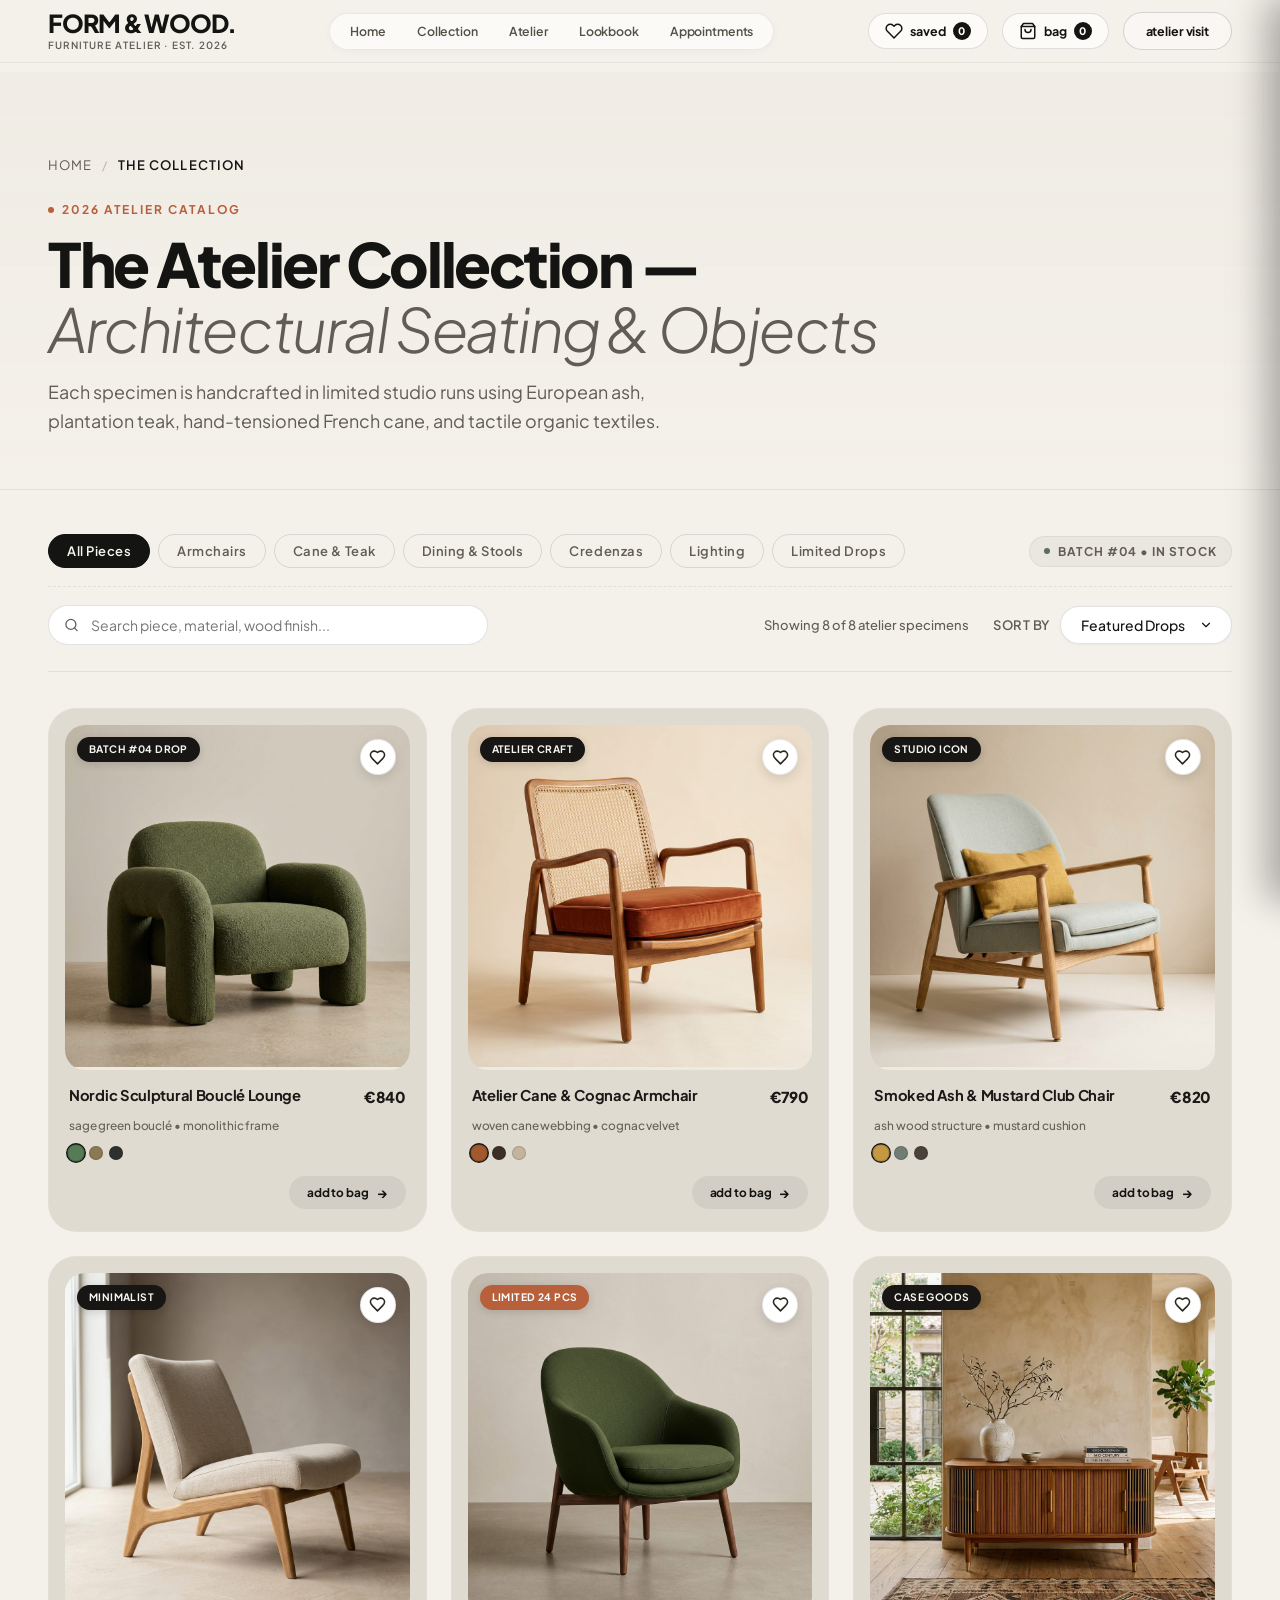
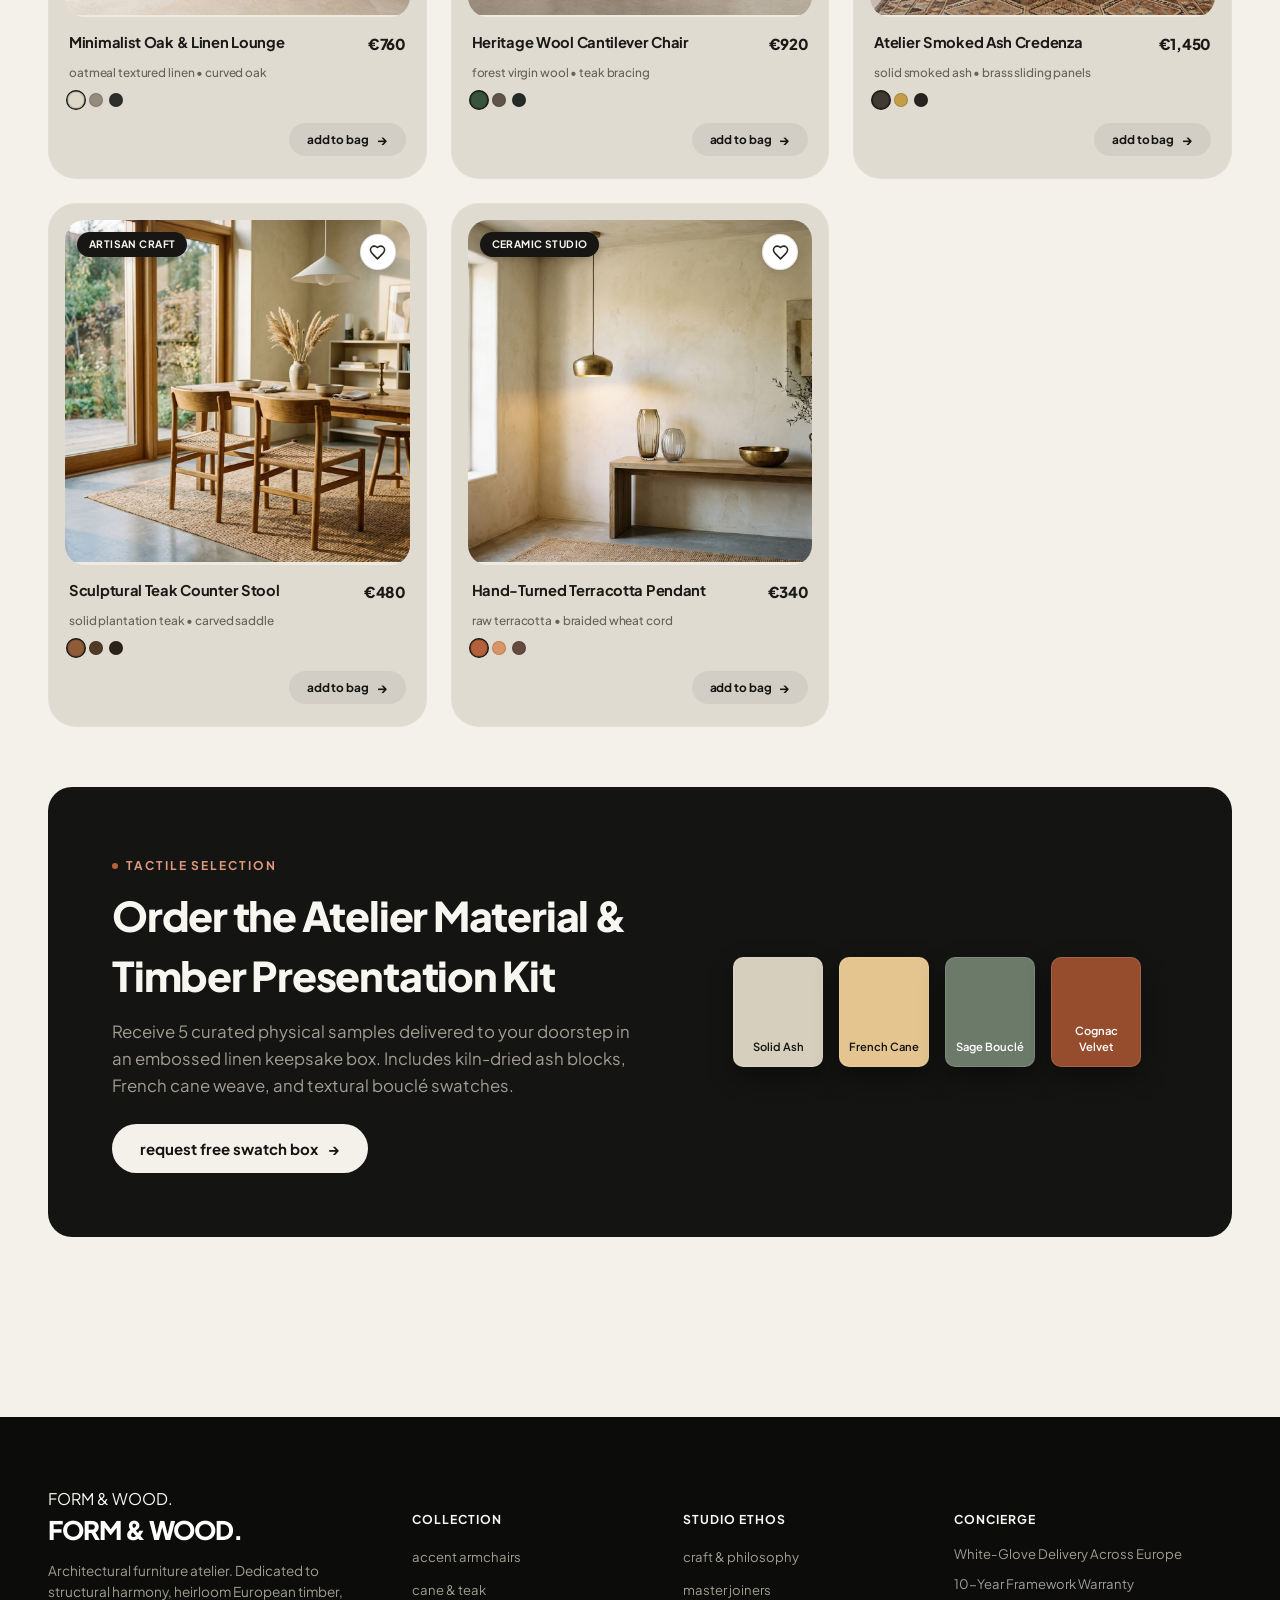
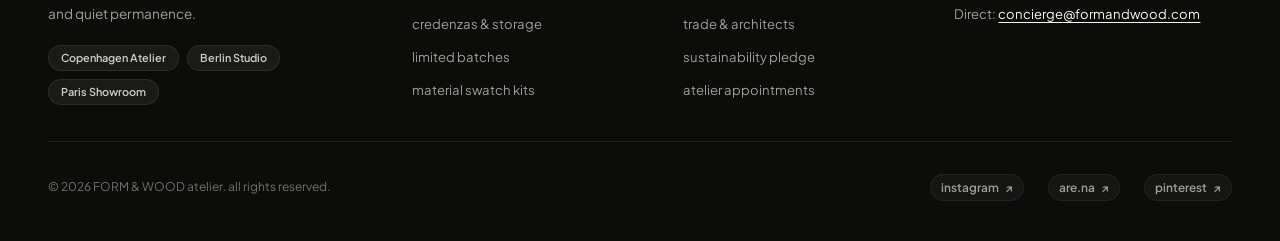
<file: shop.html>
<!DOCTYPE html>
<html lang="en">

<head>
    <meta charset="UTF-8">
    <meta name="viewport" content="width=device-width, initial-scale=1.0">
    <title>The Collection — Architectural Armchairs & Furniture Atelier | FORM &amp; WOOD</title>
    
    <meta name="title" content="The Collection — Architectural Armchairs & Furniture Atelier | FORM & WOOD">
    <meta name="description"
        content="Explore the complete collection of heirloom-grade architectural armchairs, solid plantation teak seating, hand-woven French cane, and sculpted storage by FORM & WOOD Copenhagen.">
    <link rel="canonical" href="https://formandwood.com/shop.html">

    <!-- Google Fonts -->
    <link rel="preconnect" href="https://fonts.googleapis.com">
    <link rel="preconnect" href="https://fonts.gstatic.com" crossorigin>
    <link
        href="https://fonts.googleapis.com/css2?family=Plus+Jakarta+Sans:ital,wght@0,300;0,400;0,500;0,600;0,700;0,800;1,300;1,400;1,600;1,700;1,800&display=swap"
        rel="stylesheet">

    <!-- Brand Favicon -->
    <link rel="icon" type="image/svg+xml" href="assets/images/favicon.svg?v=2">

    <!-- Stylesheets -->
    <link rel="stylesheet" href="css/owl.carousel.min.css">
    <link rel="stylesheet" href="css/owl.theme.default.min.css">
    <link rel="stylesheet" href="css/style.css?v=6.0">
    <link rel="stylesheet" href="css/pages.css?v=2.0">
</head>

<body>

    <!-- 0. STICKY ATELIER NAVBAR -->
    <header class="site-header" id="header">
        <div class="container header-container">
            <nav class="navbar" aria-label="Main Navigation">
                <div class="nav-left">
                    <a href="index.html" class="brand-logo" aria-label="FORM & WOOD home">
                        <span class="logo-main">FORM &amp; WOOD.</span>
                        <span class="logo-sub">furniture atelier · est. 2026</span>
                    </a>
                </div>

                <ul class="nav-center-links" role="menubar" aria-label="Main navigation categories">
                    <li role="none"><a href="index.html" class="nav-link" role="menuitem">Home</a></li>
                    <li role="none"><a href="shop.html" class="nav-link active" role="menuitem">Collection</a></li>
                    <li role="none"><a href="about.html" class="nav-link" role="menuitem">Atelier</a></li>
                    <li role="none"><a href="index.html#vintage" class="nav-link" role="menuitem">Lookbook</a></li>
                    <li role="none"><a href="contact.html" class="nav-link" role="menuitem">Appointments</a></li>
                </ul>

                <div class="nav-actions">
                    <a href="wishlist.html" class="nav-bag-btn" id="openWishlistBtn" aria-label="Saved Wishlist" title="Saved Wishlist" style="text-decoration:none;">
                        <span class="bag-icon">
                            <svg width="18" height="18" viewBox="0 0 24 24" fill="none" stroke="currentColor"
                                stroke-width="2" stroke-linecap="round" stroke-linejoin="round">
                                <path d="M20.84 4.61a5.5 5.5 0 0 0-7.78 0L12 5.67l-1.06-1.06a5.5 5.5 0 0 0-7.78 7.78l1.06 1.06L12 21.23l7.78-7.78 1.06-1.06a5.5 5.5 0 0 0 0-7.78z"></path>
                            </svg>
                        </span>
                        <span class="bag-label">saved</span>
                        <span class="bag-count wishlist-count-badge" id="wishlistCountBadge">0</span>
                    </a>

                    <a href="cart.html" class="nav-bag-btn" id="openCartBtn" aria-label="Open Shopping Bag" title="Shopping Bag" style="text-decoration:none;">
                        <span class="bag-icon">
                            <svg width="18" height="18" viewBox="0 0 24 24" fill="none" stroke="currentColor"
                                stroke-width="2" stroke-linecap="round" stroke-linejoin="round">
                                <path d="M6 2L3 6v14a2 2 0 0 0 2 2h14a2 2 0 0 0 2-2V6l-3-4z"></path>
                                <line x1="3" y1="6" x2="21" y2="6"></line>
                                <path d="M16 10a4 4 0 0 1-8 0"></path>
                            </svg>
                        </span>
                        <span class="bag-label">bag</span>
                        <span class="bag-count" id="cartCountBadge">0</span>
                    </a>
                    <a href="contact.html" class="nav-contact-pill">atelier visit</a>
                    <button type="button" class="mobile-toggle" id="mobileMenuBtn" aria-label="Toggle navigation menu">
                        <span class="bar"></span>
                        <span class="bar"></span>
                    </button>
                </div>
            </nav>
        </div>
    </header>

    <!-- MOBILE NAVIGATION OVERLAY -->
    <div class="mobile-drawer" id="mobileDrawer">
        <div class="mobile-drawer-header">
            <span class="mobile-drawer-title">FORM &amp; WOOD.</span>
            <button type="button" class="drawer-close-btn" id="closeMobileMenuBtn" aria-label="Close menu">&times;</button>
        </div>
        <div class="mobile-drawer-body">
            <ul class="mobile-nav-list">
                <li><a href="index.html" class="mobile-nav-link">Home</a></li>
                <li><a href="shop.html" class="mobile-nav-link active">The Collection</a></li>
                <li><a href="about.html" class="mobile-nav-link">Atelier &amp; Heritage</a></li>
                <li><a href="index.html#vintage" class="mobile-nav-link">Lookbook</a></li>
                <li><a href="contact.html" class="mobile-nav-link">Appointments &amp; Concierge</a></li>
                <li><a href="cart.html" class="mobile-nav-link">Full Shopping Bag</a></li>
                <li><a href="wishlist.html" class="mobile-nav-link">Saved Pieces</a></li>
            </ul>
        </div>
        <div class="mobile-drawer-footer">
            <p>handcrafted furniture &bull; bespoke commissions</p>
            <a href="mailto:concierge@formandwood.com">concierge@formandwood.com</a>
        </div>
    </div>

    <div class="drawer-backdrop" id="drawerBackdrop"></div>

    <!-- MAIN SHOP CONTENT -->
    <main>
        <!-- PAGE HERO -->
        <section class="page-hero">
            <div class="container">
                <nav class="breadcrumbs" aria-label="Breadcrumb">
                    <a href="index.html">Home</a>
                    <span class="sep">/</span>
                    <span class="current">The Collection</span>
                </nav>
                <span class="page-eyebrow">2026 Atelier Catalog</span>
                <h1 class="page-title">The Atelier Collection &mdash;<br><em>Architectural Seating &amp; Objects</em></h1>
                <p class="page-subtitle">
                    Each specimen is handcrafted in limited studio runs using European ash, plantation teak, hand-tensioned French cane, and tactile organic textiles.
                </p>
            </div>
        </section>

        <!-- SHOP TOOLBAR & GRID -->
        <section class="shop-main-section">
            <div class="container">
                <div class="shop-toolbar">
                <!-- Row 1: Category Filter Pills & Atelier Stock Status -->
                <div class="shop-toolbar-primary">
                    <div class="filter-pills-group" id="categoryFilters">
                        <button type="button" class="filter-btn active" data-filter="all">All Pieces</button>
                        <button type="button" class="filter-btn" data-filter="lounge">Armchairs</button>
                        <button type="button" class="filter-btn" data-filter="cane">Cane &amp; Teak</button>
                        <button type="button" class="filter-btn" data-filter="dining">Dining &amp; Stools</button>
                        <button type="button" class="filter-btn" data-filter="storage">Credenzas</button>
                        <button type="button" class="filter-btn" data-filter="lighting">Lighting</button>
                        <button type="button" class="filter-btn" data-filter="limited">Limited Drops</button>
                    </div>

                    <div class="shop-toolbar-status">
                        <span class="badge-dot pulse-indicator"></span>
                        <span>Batch #04 &bull; In Stock</span>
                    </div>
                </div>

                <!-- Row 2: Spacious Search Bar (Left) + Live Count & Sort Dropdown (Right) -->
                <div class="shop-toolbar-secondary">
                    <div class="search-input-wrap">
                        <svg width="15" height="15" viewBox="0 0 24 24" fill="none" stroke="currentColor" stroke-width="2" stroke-linecap="round" stroke-linejoin="round">
                            <circle cx="11" cy="11" r="8"></circle>
                            <line x1="21" y1="21" x2="16.65" y2="16.65"></line>
                        </svg>
                        <input type="text" id="shopSearchInput" class="shop-search-input" placeholder="Search piece, material, wood finish...">
                        <button type="button" class="search-clear-btn" id="searchClearBtn" aria-label="Clear search" style="display:none;">&times;</button>
                    </div>

                    <div class="shop-secondary-right">
                        <span class="results-count-pill" id="resultsCount">Showing 8 of 8 atelier specimens</span>

                        <div class="shop-sort-wrap">
                            <span class="sort-prefix">Sort by</span>
                            <div class="custom-select-wrap" id="shopSortCustomSelect">
                                <button type="button" class="custom-select-trigger" aria-haspopup="listbox" aria-expanded="false" id="shopSortTrigger" aria-label="Sort atelier specimens">
                                    <span class="custom-select-label">Featured Drops</span>
                                    <svg class="custom-select-chevron" width="14" height="14" viewBox="0 0 24 24" fill="none" stroke="currentColor" stroke-width="2" stroke-linecap="round" stroke-linejoin="round">
                                        <polyline points="6 9 12 15 18 9"></polyline>
                                    </svg>
                                </button>
                                <div class="custom-select-dropdown" role="listbox" aria-labelledby="shopSortTrigger" tabindex="-1">
                                    <div class="custom-select-option selected" role="option" aria-selected="true" data-value="featured" tabindex="0">
                                        <span>Featured Drops</span>
                                        <svg class="custom-select-check" width="14" height="14" viewBox="0 0 24 24" fill="none" stroke="currentColor" stroke-width="2.2" stroke-linecap="round" stroke-linejoin="round">
                                            <polyline points="20 6 9 17 4 12"></polyline>
                                        </svg>
                                    </div>
                                    <div class="custom-select-option" role="option" aria-selected="false" data-value="price-low" tabindex="0">
                                        <span>Price: Low to High</span>
                                        <svg class="custom-select-check" width="14" height="14" viewBox="0 0 24 24" fill="none" stroke="currentColor" stroke-width="2.2" stroke-linecap="round" stroke-linejoin="round">
                                            <polyline points="20 6 9 17 4 12"></polyline>
                                        </svg>
                                    </div>
                                    <div class="custom-select-option" role="option" aria-selected="false" data-value="price-high" tabindex="0">
                                        <span>Price: High to Low</span>
                                        <svg class="custom-select-check" width="14" height="14" viewBox="0 0 24 24" fill="none" stroke="currentColor" stroke-width="2.2" stroke-linecap="round" stroke-linejoin="round">
                                            <polyline points="20 6 9 17 4 12"></polyline>
                                        </svg>
                                    </div>
                                </div>
                                <!-- Underlying native select kept for screen readers and event handling -->
                                <select id="shopSortSelect" class="sr-only" aria-hidden="true" tabindex="-1">
                                    <option value="featured" selected>Featured Drops</option>
                                    <option value="price-low">Price: Low to High</option>
                                    <option value="price-high">Price: High to Low</option>
                                </select>
                            </div>
                        </div>
                    </div>
                </div>
            </div>

            <!-- PRODUCT CARDS GRID -->
            <div class="shop-grid" id="shopProductsGrid">
                <!-- Card 1 -->
                <article class="chair-card" data-category="lounge" data-product-id="c1" data-name="Nordic Sculptural Bouclé Lounge"
                    data-price="840" data-img="assets/images/chair-backup.jpg"
                    data-material="sage green bouclé · monolithic frame">
                    <div class="chair-card-image-wrap">
                        <span class="chair-badge-pill">batch #04 drop</span>
                        <button type="button" class="chair-wishlist-btn" aria-label="Save to wishlist"
                            data-product-id="c1" data-name="Nordic Sculptural Bouclé Lounge" data-price="840" data-img="assets/images/chair-backup.jpg">
                            <svg class="wishlist-icon" width="16" height="16" viewBox="0 0 24 24" fill="none"
                                stroke="currentColor" stroke-width="2" stroke-linecap="round" stroke-linejoin="round">
                                <path d="M19 14c1.49-1.46 3-3.21 3-5.5A5.5 5.5 0 0 0 16.5 3c-1.76 0-3 .5-4.5 2-1.5-1.5-2.74-2-4.5-2A5.5 5.5 0 0 0 2 8.5c0 2.3 1.5 4.05 3 5.5l7 7Z"></path>
                            </svg>
                        </button>
                        <a href="product.html?id=c1">
                            <img src="assets/images/chair-backup.jpg" alt="Nordic Sculptural Bouclé Lounge armchair" class="chair-card-image">
                        </a>
                        <div class="card-hover-actions">
                            <button type="button" class="btn-quick-view" data-product="c1">quick view</button>
                        </div>
                    </div>
                    <div class="chair-card-details">
                        <div class="chair-title-row">
                            <h3 class="chair-name"><a href="product.html?id=c1" style="color:inherit; text-decoration:none;">Nordic Sculptural Bouclé Lounge</a></h3>
                            <span class="chair-price">&euro;840</span>
                        </div>
                        <span class="chair-specs">sage green bouclé &bull; monolithic frame</span>

                        <div class="card-swatches">
                            <span class="c-swatch active" style="background:#557c55;" title="Sage Bouclé"></span>
                            <span class="c-swatch" style="background:#8c7853;" title="Oat Taupe"></span>
                            <span class="c-swatch" style="background:#2d302d;" title="Charcoal"></span>
                        </div>

                        <div class="chair-footer-action">
                            <button type="button" class="chair-action-pill add-to-bag-btn" data-product-id="c1"
                                data-name="Nordic Sculptural Bouclé Lounge" data-price="840"
                                data-img="assets/images/chair-backup.jpg">
                                <span>add to bag</span>
                                <span class="action-arrow">&rarr;</span>
                            </button>
                        </div>
                    </div>
                </article>

                <!-- Card 2 -->
                <article class="chair-card" data-category="cane" data-product-id="c2" data-name="Atelier Cane & Cognac Armchair"
                    data-price="790" data-img="assets/images/chair-decisions.jpg"
                    data-material="woven cane webbing · cognac velvet">
                    <div class="chair-card-image-wrap">
                        <span class="chair-badge-pill">atelier craft</span>
                        <button type="button" class="chair-wishlist-btn" aria-label="Save to wishlist"
                            data-product-id="c2" data-name="Atelier Cane & Cognac Armchair" data-price="790" data-img="assets/images/chair-decisions.jpg">
                            <svg class="wishlist-icon" width="16" height="16" viewBox="0 0 24 24" fill="none"
                                stroke="currentColor" stroke-width="2" stroke-linecap="round" stroke-linejoin="round">
                                <path d="M19 14c1.49-1.46 3-3.21 3-5.5A5.5 5.5 0 0 0 16.5 3c-1.76 0-3 .5-4.5 2-1.5-1.5-2.74-2-4.5-2A5.5 5.5 0 0 0 2 8.5c0 2.3 1.5 4.05 3 5.5l7 7Z"></path>
                            </svg>
                        </button>
                        <a href="product.html?id=c2">
                            <img src="assets/images/chair-decisions.jpg" alt="Atelier Cane & Cognac Armchair armchair" class="chair-card-image">
                        </a>
                        <div class="card-hover-actions">
                            <button type="button" class="btn-quick-view" data-product="c2">quick view</button>
                        </div>
                    </div>
                    <div class="chair-card-details">
                        <div class="chair-title-row">
                            <h3 class="chair-name"><a href="product.html?id=c2" style="color:inherit; text-decoration:none;">Atelier Cane &amp; Cognac Armchair</a></h3>
                            <span class="chair-price">&euro;790</span>
                        </div>
                        <span class="chair-specs">woven cane webbing &bull; cognac velvet</span>

                        <div class="card-swatches">
                            <span class="c-swatch active" style="background:#a3592e;" title="Cognac"></span>
                            <span class="c-swatch" style="background:#3d2f26;" title="Dark Walnut"></span>
                            <span class="c-swatch" style="background:#c4b49d;" title="Natural Cane"></span>
                        </div>

                        <div class="chair-footer-action">
                            <button type="button" class="chair-action-pill add-to-bag-btn" data-product-id="c2"
                                data-name="Atelier Cane & Cognac Armchair" data-price="790"
                                data-img="assets/images/chair-decisions.jpg">
                                <span>add to bag</span>
                                <span class="action-arrow">&rarr;</span>
                            </button>
                        </div>
                    </div>
                </article>

                <!-- Card 3 -->
                <article class="chair-card" data-category="lounge" data-product-id="c3" data-name="Smoked Ash & Mustard Club Chair"
                    data-price="820" data-img="assets/images/chair-trust-issues.jpg"
                    data-material="ash wood structure · mustard cushion">
                    <div class="chair-card-image-wrap">
                        <span class="chair-badge-pill">studio icon</span>
                        <button type="button" class="chair-wishlist-btn" aria-label="Save to wishlist"
                            data-product-id="c3" data-name="Smoked Ash & Mustard Club Chair" data-price="820" data-img="assets/images/chair-trust-issues.jpg">
                            <svg class="wishlist-icon" width="16" height="16" viewBox="0 0 24 24" fill="none"
                                stroke="currentColor" stroke-width="2" stroke-linecap="round" stroke-linejoin="round">
                                <path d="M19 14c1.49-1.46 3-3.21 3-5.5A5.5 5.5 0 0 0 16.5 3c-1.76 0-3 .5-4.5 2-1.5-1.5-2.74-2-4.5-2A5.5 5.5 0 0 0 2 8.5c0 2.3 1.5 4.05 3 5.5l7 7Z"></path>
                            </svg>
                        </button>
                        <a href="product.html?id=c3">
                            <img src="assets/images/chair-trust-issues.jpg" alt="Smoked Ash & Mustard Club Chair" class="chair-card-image">
                        </a>
                        <div class="card-hover-actions">
                            <button type="button" class="btn-quick-view" data-product="c3">quick view</button>
                        </div>
                    </div>
                    <div class="chair-card-details">
                        <div class="chair-title-row">
                            <h3 class="chair-name"><a href="product.html?id=c3" style="color:inherit; text-decoration:none;">Smoked Ash &amp; Mustard Club Chair</a></h3>
                            <span class="chair-price">&euro;820</span>
                        </div>
                        <span class="chair-specs">ash wood structure &bull; mustard cushion</span>

                        <div class="card-swatches">
                            <span class="c-swatch active" style="background:#c49942;" title="Mustard Velvet"></span>
                            <span class="c-swatch" style="background:#707c74;" title="Nordic Sage"></span>
                            <span class="c-swatch" style="background:#4a423a;" title="Smoked Ash"></span>
                        </div>

                        <div class="chair-footer-action">
                            <button type="button" class="chair-action-pill add-to-bag-btn" data-product-id="c3"
                                data-name="Smoked Ash & Mustard Club Chair" data-price="820"
                                data-img="assets/images/chair-trust-issues.jpg">
                                <span>add to bag</span>
                                <span class="action-arrow">&rarr;</span>
                            </button>
                        </div>
                    </div>
                </article>

                <!-- Card 4 -->
                <article class="chair-card" data-category="lounge" data-product-id="c4" data-name="Minimalist Oak & Linen Lounge"
                    data-price="760" data-img="assets/images/chair-silent.jpg"
                    data-material="oatmeal textured linen · curved oak">
                    <div class="chair-card-image-wrap">
                        <span class="chair-badge-pill">minimalist</span>
                        <button type="button" class="chair-wishlist-btn" aria-label="Save to wishlist"
                            data-product-id="c4" data-name="Minimalist Oak & Linen Lounge" data-price="760" data-img="assets/images/chair-silent.jpg">
                            <svg class="wishlist-icon" width="16" height="16" viewBox="0 0 24 24" fill="none"
                                stroke="currentColor" stroke-width="2" stroke-linecap="round" stroke-linejoin="round">
                                <path d="M19 14c1.49-1.46 3-3.21 3-5.5A5.5 5.5 0 0 0 16.5 3c-1.76 0-3 .5-4.5 2-1.5-1.5-2.74-2-4.5-2A5.5 5.5 0 0 0 2 8.5c0 2.3 1.5 4.05 3 5.5l7 7Z"></path>
                            </svg>
                        </button>
                        <a href="product.html?id=c4">
                            <img src="assets/images/chair-silent.jpg" alt="Minimalist Oak & Linen Lounge" class="chair-card-image">
                        </a>
                        <div class="card-hover-actions">
                            <button type="button" class="btn-quick-view" data-product="c4">quick view</button>
                        </div>
                    </div>
                    <div class="chair-card-details">
                        <div class="chair-title-row">
                            <h3 class="chair-name"><a href="product.html?id=c4" style="color:inherit; text-decoration:none;">Minimalist Oak &amp; Linen Lounge</a></h3>
                            <span class="chair-price">&euro;760</span>
                        </div>
                        <span class="chair-specs">oatmeal textured linen &bull; curved oak</span>

                        <div class="card-swatches">
                            <span class="c-swatch active" style="background:#ded8c8;" title="Oatmeal Linen"></span>
                            <span class="c-swatch" style="background:#948b7f;" title="Raw Clay"></span>
                            <span class="c-swatch" style="background:#302e2a;" title="Ebonized Oak"></span>
                        </div>

                        <div class="chair-footer-action">
                            <button type="button" class="chair-action-pill add-to-bag-btn" data-product-id="c4"
                                data-name="Minimalist Oak & Linen Lounge" data-price="760"
                                data-img="assets/images/chair-silent.jpg">
                                <span>add to bag</span>
                                <span class="action-arrow">&rarr;</span>
                            </button>
                        </div>
                    </div>
                </article>

                <!-- Card 5 (Limited) -->
                <article class="chair-card" data-category="limited" data-product-id="stationmaster" data-name="Heritage Wool Cantilever Chair"
                    data-price="920" data-img="assets/images/chair-stationmaster.jpg"
                    data-material="forest virgin wool · teak bracing">
                    <div class="chair-card-image-wrap">
                        <span class="chair-badge-pill" style="background:var(--accent-terracotta); color:#fff;">limited 24 pcs</span>
                        <button type="button" class="chair-wishlist-btn" aria-label="Save to wishlist"
                            data-product-id="stationmaster" data-name="Heritage Wool Cantilever Chair" data-price="920" data-img="assets/images/chair-stationmaster.jpg">
                            <svg class="wishlist-icon" width="16" height="16" viewBox="0 0 24 24" fill="none"
                                stroke="currentColor" stroke-width="2" stroke-linecap="round" stroke-linejoin="round">
                                <path d="M19 14c1.49-1.46 3-3.21 3-5.5A5.5 5.5 0 0 0 16.5 3c-1.76 0-3 .5-4.5 2-1.5-1.5-2.74-2-4.5-2A5.5 5.5 0 0 0 2 8.5c0 2.3 1.5 4.05 3 5.5l7 7Z"></path>
                            </svg>
                        </button>
                        <a href="product.html?id=stationmaster">
                            <img src="assets/images/chair-stationmaster.jpg" alt="Heritage Wool Cantilever Chair" class="chair-card-image">
                        </a>
                        <div class="card-hover-actions">
                            <button type="button" class="btn-quick-view" data-product="stationmaster">quick view</button>
                        </div>
                    </div>
                    <div class="chair-card-details">
                        <div class="chair-title-row">
                            <h3 class="chair-name"><a href="product.html?id=stationmaster" style="color:inherit; text-decoration:none;">Heritage Wool Cantilever Chair</a></h3>
                            <span class="chair-price">&euro;920</span>
                        </div>
                        <span class="chair-specs">forest virgin wool &bull; teak bracing</span>

                        <div class="card-swatches">
                            <span class="c-swatch active" style="background:#39543e;" title="Forest Wool"></span>
                            <span class="c-swatch" style="background:#5e5447;" title="Kiln-Dried Ash"></span>
                            <span class="c-swatch" style="background:#262a27;" title="Nordic Pine"></span>
                        </div>

                        <div class="chair-footer-action">
                            <button type="button" class="chair-action-pill add-to-bag-btn" data-product-id="stationmaster"
                                data-name="Heritage Wool Cantilever Chair" data-price="920"
                                data-img="assets/images/chair-stationmaster.jpg">
                                <span>add to bag</span>
                                <span class="action-arrow">&rarr;</span>
                            </button>
                        </div>
                    </div>
                </article>

                <!-- Card 6 (Storage / Credenza) -->
                <article class="chair-card" data-category="storage" data-product-id="credenza" data-name="Atelier Smoked Ash Credenza"
                    data-price="1450" data-img="assets/images/dept_credenza.jpg"
                    data-material="solid smoked ash · brass sliding panels">
                    <div class="chair-card-image-wrap">
                        <span class="chair-badge-pill">case goods</span>
                        <button type="button" class="chair-wishlist-btn" aria-label="Save to wishlist"
                            data-product-id="credenza" data-name="Atelier Smoked Ash Credenza" data-price="1450" data-img="assets/images/dept_credenza.jpg">
                            <svg class="wishlist-icon" width="16" height="16" viewBox="0 0 24 24" fill="none"
                                stroke="currentColor" stroke-width="2" stroke-linecap="round" stroke-linejoin="round">
                                <path d="M19 14c1.49-1.46 3-3.21 3-5.5A5.5 5.5 0 0 0 16.5 3c-1.76 0-3 .5-4.5 2-1.5-1.5-2.74-2-4.5-2A5.5 5.5 0 0 0 2 8.5c0 2.3 1.5 4.05 3 5.5l7 7Z"></path>
                            </svg>
                        </button>
                        <a href="product.html?id=credenza">
                            <img src="assets/images/dept_credenza.jpg" alt="Atelier Smoked Ash Credenza" class="chair-card-image">
                        </a>
                        <div class="card-hover-actions">
                            <button type="button" class="btn-quick-view" data-product="credenza">quick view</button>
                        </div>
                    </div>
                    <div class="chair-card-details">
                        <div class="chair-title-row">
                            <h3 class="chair-name"><a href="product.html?id=credenza" style="color:inherit; text-decoration:none;">Atelier Smoked Ash Credenza</a></h3>
                            <span class="chair-price">&euro;1,450</span>
                        </div>
                        <span class="chair-specs">solid smoked ash &bull; brass sliding panels</span>

                        <div class="card-swatches">
                            <span class="c-swatch active" style="background:#423932;" title="Smoked Ash"></span>
                            <span class="c-swatch" style="background:#c49d48;" title="Brushed Brass"></span>
                            <span class="c-swatch" style="background:#282320;" title="Deep Walnut"></span>
                        </div>

                        <div class="chair-footer-action">
                            <button type="button" class="chair-action-pill add-to-bag-btn" data-product-id="credenza"
                                data-name="Atelier Smoked Ash Credenza" data-price="1450"
                                data-img="assets/images/dept_credenza.jpg">
                                <span>add to bag</span>
                                <span class="action-arrow">&rarr;</span>
                            </button>
                        </div>
                    </div>
                </article>

                <!-- Card 7 (Dining / Stool) -->
                <article class="chair-card" data-category="dining" data-product-id="stools" data-name="Sculptural Teak Counter Stool"
                    data-price="480" data-img="assets/images/dept_dining_stools.jpg"
                    data-material="solid plantation teak · carved saddle">
                    <div class="chair-card-image-wrap">
                        <span class="chair-badge-pill">artisan craft</span>
                        <button type="button" class="chair-wishlist-btn" aria-label="Save to wishlist"
                            data-product-id="stools" data-name="Sculptural Teak Counter Stool" data-price="480" data-img="assets/images/dept_dining_stools.jpg">
                            <svg class="wishlist-icon" width="16" height="16" viewBox="0 0 24 24" fill="none"
                                stroke="currentColor" stroke-width="2" stroke-linecap="round" stroke-linejoin="round">
                                <path d="M19 14c1.49-1.46 3-3.21 3-5.5A5.5 5.5 0 0 0 16.5 3c-1.76 0-3 .5-4.5 2-1.5-1.5-2.74-2-4.5-2A5.5 5.5 0 0 0 2 8.5c0 2.3 1.5 4.05 3 5.5l7 7Z"></path>
                            </svg>
                        </button>
                        <a href="product.html?id=stools">
                            <img src="assets/images/dept_dining_stools.jpg" alt="Sculptural Teak Counter Stool" class="chair-card-image">
                        </a>
                        <div class="card-hover-actions">
                            <button type="button" class="btn-quick-view" data-product="stools">quick view</button>
                        </div>
                    </div>
                    <div class="chair-card-details">
                        <div class="chair-title-row">
                            <h3 class="chair-name"><a href="product.html?id=stools" style="color:inherit; text-decoration:none;">Sculptural Teak Counter Stool</a></h3>
                            <span class="chair-price">&euro;480</span>
                        </div>
                        <span class="chair-specs">solid plantation teak &bull; carved saddle</span>

                        <div class="card-swatches">
                            <span class="c-swatch active" style="background:#8f5c38;" title="Natural Teak"></span>
                            <span class="c-swatch" style="background:#523a27;" title="Oiled Teak"></span>
                            <span class="c-swatch" style="background:#2b221a;" title="Ebonized Teak"></span>
                        </div>

                        <div class="chair-footer-action">
                            <button type="button" class="chair-action-pill add-to-bag-btn" data-product-id="stools"
                                data-name="Sculptural Teak Counter Stool" data-price="480"
                                data-img="assets/images/dept_dining_stools.jpg">
                                <span>add to bag</span>
                                <span class="action-arrow">&rarr;</span>
                            </button>
                        </div>
                    </div>
                </article>

                <!-- Card 8 (Lighting / Object) -->
                <article class="chair-card" data-category="lighting" data-product-id="lighting" data-name="Hand-Turned Terracotta Pendant"
                    data-price="340" data-img="assets/images/dept_lighting_objects.jpg"
                    data-material="raw terracotta · braided wheat cord">
                    <div class="chair-card-image-wrap">
                        <span class="chair-badge-pill">ceramic studio</span>
                        <button type="button" class="chair-wishlist-btn" aria-label="Save to wishlist"
                            data-product-id="lighting" data-name="Hand-Turned Terracotta Pendant" data-price="340" data-img="assets/images/dept_lighting_objects.jpg">
                            <svg class="wishlist-icon" width="16" height="16" viewBox="0 0 24 24" fill="none"
                                stroke="currentColor" stroke-width="2" stroke-linecap="round" stroke-linejoin="round">
                                <path d="M19 14c1.49-1.46 3-3.21 3-5.5A5.5 5.5 0 0 0 16.5 3c-1.76 0-3 .5-4.5 2-1.5-1.5-2.74-2-4.5-2A5.5 5.5 0 0 0 2 8.5c0 2.3 1.5 4.05 3 5.5l7 7Z"></path>
                            </svg>
                        </button>
                        <a href="product.html?id=lighting">
                            <img src="assets/images/dept_lighting_objects.jpg" alt="Hand-Turned Terracotta Pendant" class="chair-card-image">
                        </a>
                        <div class="card-hover-actions">
                            <button type="button" class="btn-quick-view" data-product="lighting">quick view</button>
                        </div>
                    </div>
                    <div class="chair-card-details">
                        <div class="chair-title-row">
                            <h3 class="chair-name"><a href="product.html?id=lighting" style="color:inherit; text-decoration:none;">Hand-Turned Terracotta Pendant</a></h3>
                            <span class="chair-price">&euro;340</span>
                        </div>
                        <span class="chair-specs">raw terracotta &bull; braided wheat cord</span>

                        <div class="card-swatches">
                            <span class="c-swatch active" style="background:#b5613c;" title="Raw Terracotta"></span>
                            <span class="c-swatch" style="background:#d99564;" title="Sand Blush"></span>
                            <span class="c-swatch" style="background:#634b3e;" title="Kiln Earth"></span>
                        </div>

                        <div class="chair-footer-action">
                            <button type="button" class="chair-action-pill add-to-bag-btn" data-product-id="lighting"
                                data-name="Hand-Turned Terracotta Pendant" data-price="340"
                                data-img="assets/images/dept_lighting_objects.jpg">
                                <span>add to bag</span>
                                <span class="action-arrow">&rarr;</span>
                            </button>
                        </div>
                    </div>
                </article>
            </div>

            <!-- PROMOTIONAL SWATCH BANNER -->
            <div class="swatch-promo-banner">
                <div class="swatch-promo-content">
                    <span class="page-eyebrow" style="color: var(--accent-amber);">Tactile Selection</span>
                    <h3>Order the Atelier Material &amp; Timber Presentation Kit</h3>
                    <p>
                        Receive 5 curated physical samples delivered to your doorstep in an embossed linen keepsake box. Includes kiln-dried ash blocks, French cane weave, and textural bouclé swatches.
                    </p>
                    <a href="contact.html?type=swatch" class="btn-swatch-order">
                        <span>request free swatch box</span>
                        <span>&rarr;</span>
                    </a>
                </div>
                <div class="swatch-promo-preview">
                    <div class="swatch-cube swatch-ash">Solid Ash</div>
                    <div class="swatch-cube swatch-cane">French Cane</div>
                    <div class="swatch-cube swatch-boucle">Sage Bouclé</div>
                    <div class="swatch-cube swatch-velvet">Cognac Velvet</div>
                </div>
            </div>
            </div>
        </section>
    </main>

    <!-- FOOTER -->
    <footer class="site-footer">
        <div class="container">
            <div class="footer-huge-watermark" aria-hidden="true">
                FORM &amp; WOOD.
            </div>

            <div class="footer-nav-grid">
                <div class="footer-brand-col">
                    <a href="index.html" class="footer-logo">FORM &amp; WOOD.</a>
                    <p class="footer-tagline">
                        Architectural furniture atelier. Dedicated to structural harmony, heirloom European timber, and quiet permanence.
                    </p>
                    <div class="footer-locations">
                        <span class="location-pill">Copenhagen Atelier</span>
                        <span class="location-pill">Berlin Studio</span>
                        <span class="location-pill">Paris Showroom</span>
                    </div>
                </div>

                <div class="footer-col">
                    <h4 class="footer-col-title">collection</h4>
                    <ul class="footer-links-list">
                        <li><a href="shop.html" class="footer-link">accent armchairs</a></li>
                        <li><a href="shop.html?filter=cane" class="footer-link">cane &amp; teak</a></li>
                        <li><a href="shop.html?filter=storage" class="footer-link">credenzas &amp; storage</a></li>
                        <li><a href="shop.html?filter=limited" class="footer-link">limited batches</a></li>
                        <li><a href="contact.html?type=swatch" class="footer-link">material swatch kits</a></li>
                    </ul>
                </div>

                <div class="footer-col">
                    <h4 class="footer-col-title">studio ethos</h4>
                    <ul class="footer-links-list">
                        <li><a href="about.html" class="footer-link">craft &amp; philosophy</a></li>
                        <li><a href="about.html#artisans" class="footer-link">master joiners</a></li>
                        <li><a href="contact.html" class="footer-link">trade &amp; architects</a></li>
                        <li><a href="about.html#sustainability" class="footer-link">sustainability pledge</a></li>
                        <li><a href="contact.html" class="footer-link">atelier appointments</a></li>
                    </ul>
                </div>

                <div class="footer-col">
                    <h4 class="footer-col-title">concierge</h4>
                    <ul class="footer-links-list">
                        <li class="footer-contact-item">White-Glove Delivery Across Europe</li>
                        <li class="footer-contact-item">10-Year Framework Warranty</li>
                        <li class="footer-contact-item">
                            Direct: <a href="mailto:concierge@formandwood.com" class="footer-contact-link">concierge@formandwood.com</a>
                        </li>
                    </ul>
                </div>
            </div>

            <div class="footer-bottom-row">
                <span class="footer-copy">
                    &copy; 2026 FORM &amp; WOOD atelier. all rights reserved.
                </span>
                <ul class="footer-social-links">
                    <li><a href="https://instagram.com" target="_blank" rel="noopener noreferrer" class="social-link"><span>instagram</span> &nearr;</a></li>
                    <li><a href="https://are.na" target="_blank" rel="noopener noreferrer" class="social-link"><span>are.na</span> &nearr;</a></li>
                    <li><a href="https://pinterest.com" target="_blank" rel="noopener noreferrer" class="social-link"><span>pinterest</span> &nearr;</a></li>
                </ul>
            </div>
        </div>
    </footer>

    <!-- SLIDE-OUT CART DRAWER -->
    <aside class="cart-drawer" id="cartDrawer" aria-label="Shopping Bag">
        <div class="cart-drawer-header">
            <div class="cart-drawer-title-wrap">
                <span class="cart-drawer-title">atelier bag</span>
                <span class="cart-drawer-count" id="cartDrawerItemCount">(0 items)</span>
            </div>
            <button type="button" class="cart-close-btn" id="closeCartBtn" aria-label="Close cart">&times;</button>
        </div>

        <div class="cart-items-wrap">
            <div class="cart-items" id="cartItemsContainer">
                <div class="cart-empty-state" id="cartEmptyState">
                    <p>your atelier bag is empty.</p>
                    <span>explore our new armchair drops to begin.</span>
                    <a href="shop.html" class="btn-shop-empty" id="shopEmptyBtn">explore chairs</a>
                </div>
            </div>
        </div>

        <div class="cart-drawer-footer" id="cartDrawerFooter" style="display: none;">
            <div class="cart-subtotal-row">
                <span>subtotal</span>
                <span class="cart-subtotal-price" id="cartSubtotalPrice">&euro;0</span>
            </div>
            <p class="cart-shipping-notice">inclusive of white-glove packaging &bull; vat included</p>
            <div style="display: flex; gap: 10px; margin-top: 14px;">
                <a href="cart.html" class="btn-shop-empty" style="flex:1; text-align:center; padding: 14px; text-decoration:none; background:rgba(20,20,18,0.06); color:var(--text-dark); border-radius:var(--radius-pill); font-weight:700;">view bag</a>
                <button type="button" class="btn-checkout" id="checkoutBtn" style="flex:1.8;">proceed to checkout &rarr;</button>
            </div>
        </div>
    </aside>

    <!-- QUICK VIEW MODAL -->
    <div class="quick-modal-backdrop" id="quickModalBackdrop">
        <div class="quick-modal" id="quickModal">
            <button type="button" class="modal-close-btn" id="closeQuickModalBtn">&times;</button>
            <div class="modal-grid">
                <div class="modal-image-col">
                    <img src="assets/images/chair-backup.jpg" alt="Selected chair" id="modalChairImg" class="modal-chair-img">
                </div>
                <div class="modal-info-col">
                    <span class="modal-badge" id="modalBadge">2026 atelier release</span>
                    <h3 class="modal-title" id="modalTitle">Nordic Sculptural Bouclé Lounge</h3>
                    <div class="modal-price" id="modalPrice">&euro;840</div>
                    <p class="modal-desc" id="modalDesc">
                        Sculptural monolithic armchair crafted with rounded ergonomic contours. Upholstered in dense European virgin bouclé with reinforced internal timber joints.
                    </p>
                    <div class="modal-specs-list">
                        <div><strong>dimensions:</strong> 88cm W &times; 82cm D &times; 76cm H</div>
                        <div><strong>frame:</strong> Kiln-dried European ash</div>
                        <div><strong>lead time:</strong> In stock &mdash; dispatches in 48h</div>
                    </div>
                    <button type="button" class="btn-modal-add" id="modalAddToCartBtn">add to atelier bag &rarr;</button>
                </div>
            </div>
        </div>
    </div>

    <!-- TOAST NOTIFICATION CONTAINER -->
    <div class="toast-container" id="toastContainer" aria-live="polite"></div>

    <!-- Scripts -->
    <script src="js/jquery.min.js"></script>
    <script src="js/owl.carousel.min.js"></script>
    <script src="js/app.js?v=4.0"></script>
    <script>
        // Shop Page Filter & Search Logic
        $(document).ready(function() {
            function filterShop() {
                const activeCategory = $('#categoryFilters .filter-btn.active').data('filter');
                const searchQuery = $('#shopSearchInput').val().toLowerCase().trim();
                let visibleCount = 0;

                $('#shopProductsGrid .chair-card').each(function() {
                    const $card = $(this);
                    const category = $card.data('category');
                    const name = ($card.data('name') || '').toLowerCase();
                    const material = ($card.data('material') || '').toLowerCase();

                    const categoryMatch = (activeCategory === 'all' || category === activeCategory);
                    const searchMatch = !searchQuery || name.includes(searchQuery) || material.includes(searchQuery);

                    if (categoryMatch && searchMatch) {
                        $card.show();
                        visibleCount++;
                    } else {
                        $card.hide();
                    }
                });

                $('#resultsCount').text(`Showing ${visibleCount} of 8 atelier specimens`);
            }

            $('#categoryFilters .filter-btn').on('click', function() {
                $('#categoryFilters .filter-btn').removeClass('active');
                $(this).addClass('active');
                filterShop();
            });

            $('#shopSearchInput').on('input', function() {
                filterShop();
                if ($(this).val().length > 0) {
                    $('#searchClearBtn').show();
                } else {
                    $('#searchClearBtn').hide();
                }
            });

            $('#searchClearBtn').on('click', function() {
                $('#shopSearchInput').val('').focus();
                $(this).hide();
                filterShop();
            });

            const $grid = $('#shopProductsGrid');
            const initialCards = $grid.children('.chair-card').get();

            // Custom Select Dropdown logic
            const $sortWrap = $('#shopSortCustomSelect');
            const $sortTrigger = $('#shopSortTrigger');
            const $sortLabel = $sortTrigger.find('.custom-select-label');
            const $sortOptions = $sortWrap.find('.custom-select-option');
            const $nativeSelect = $('#shopSortSelect');

            $sortTrigger.on('click', function(e) {
                e.stopPropagation();
                const isOpen = $sortWrap.hasClass('is-open');
                $('.custom-select-wrap').removeClass('is-open').find('.custom-select-trigger').attr('aria-expanded', 'false');
                if (!isOpen) {
                    $sortWrap.addClass('is-open');
                    $(this).attr('aria-expanded', 'true');
                }
            });

            $sortOptions.on('click', function(e) {
                e.stopPropagation();
                const val = $(this).data('value');
                const labelText = $(this).find('span').text();

                $sortLabel.text(labelText);
                $sortOptions.removeClass('selected').attr('aria-selected', 'false');
                $(this).addClass('selected').attr('aria-selected', 'true');

                $sortWrap.removeClass('is-open');
                $sortTrigger.attr('aria-expanded', 'false').focus();

                // Sync with underlying select & trigger sort
                $nativeSelect.val(val).trigger('change');
            });

            // Close when clicking outside
            $(document).on('click', function(e) {
                if (!$(e.target).closest('.custom-select-wrap').length) {
                    $('.custom-select-wrap').removeClass('is-open').find('.custom-select-trigger').attr('aria-expanded', 'false');
                }
            });

            // Keyboard accessibility
            $sortTrigger.on('keydown', function(e) {
                if (e.key === 'ArrowDown' || e.key === 'Enter' || e.key === ' ') {
                    e.preventDefault();
                    $sortWrap.addClass('is-open');
                    $(this).attr('aria-expanded', 'true');
                    $sortOptions.filter('.selected').focus() || $sortOptions.first().focus();
                } else if (e.key === 'Escape') {
                    $sortWrap.removeClass('is-open');
                    $(this).attr('aria-expanded', 'false');
                }
            });

            $sortOptions.on('keydown', function(e) {
                if (e.key === 'ArrowDown') {
                    e.preventDefault();
                    const $next = $(this).next('.custom-select-option');
                    if ($next.length) $next.focus();
                } else if (e.key === 'ArrowUp') {
                    e.preventDefault();
                    const $prev = $(this).prev('.custom-select-option');
                    if ($prev.length) $prev.focus();
                } else if (e.key === 'Enter' || e.key === ' ') {
                    e.preventDefault();
                    $(this).trigger('click');
                } else if (e.key === 'Escape') {
                    e.preventDefault();
                    $sortWrap.removeClass('is-open');
                    $sortTrigger.attr('aria-expanded', 'false').focus();
                }
            });

            $('#shopSortSelect').on('change', function() {
                const sortMode = $(this).val();
                let $cards = $grid.children('.chair-card').get();

                if (sortMode === 'featured') {
                    $.each(initialCards, function(i, card) {
                        $grid.append(card);
                    });
                    return;
                }

                $cards.sort(function(a, b) {
                    const priceA = parseInt($(a).data('price'), 10);
                    const priceB = parseInt($(b).data('price'), 10);
                    if (sortMode === 'price-low') return priceA - priceB;
                    if (sortMode === 'price-high') return priceB - priceA;
                    return 0;
                });

                $.each($cards, function(i, card) {
                    $grid.append(card);
                });
            });

            // Handle query param filter if present
            const urlParams = new URLSearchParams(window.location.search);
            const initialFilter = urlParams.get('filter');
            if (initialFilter) {
                const $targetBtn = $(`#categoryFilters .filter-btn[data-filter="${initialFilter}"]`);
                if ($targetBtn.length) {
                    $targetBtn.trigger('click');
                }
            }
        });
    </script>
</body>

</html>
</file>
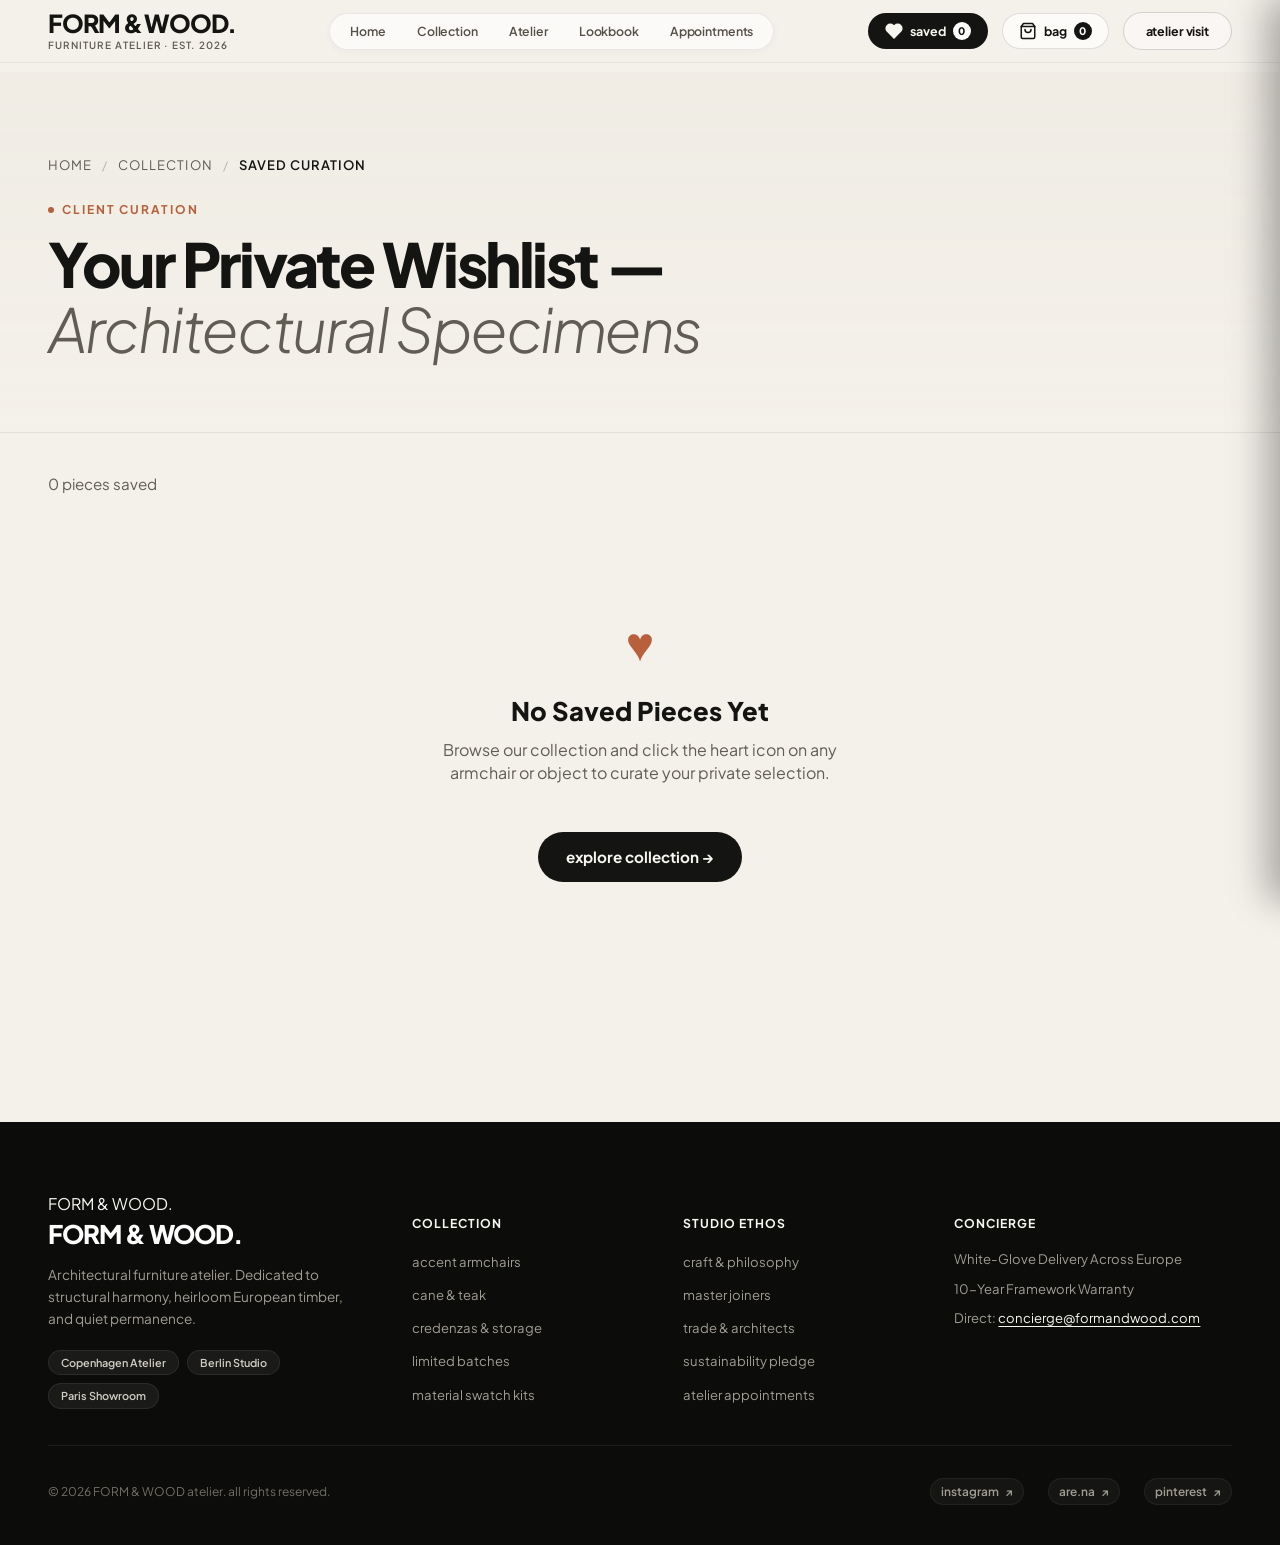
<file: wishlist.html>
<!DOCTYPE html>
<html lang="en">

<head>
    <meta charset="UTF-8">
    <meta name="viewport" content="width=device-width, initial-scale=1.0">
    <title>Saved Curation &amp; Wishlist — FORM &amp; WOOD Atelier</title>
    
    <meta name="title" content="Saved Curation &amp; Wishlist — FORM &amp; WOOD Atelier">
    <meta name="description"
        content="Review your private architectural furniture curation. Compare timber finishes, armchair silhouettes, and move saved pieces to your atelier bag.">
    <link rel="canonical" href="https://formandwood.com/wishlist.html">

    <!-- Google Fonts -->
    <link rel="preconnect" href="https://fonts.googleapis.com">
    <link rel="preconnect" href="https://fonts.gstatic.com" crossorigin>
    <link
        href="https://fonts.googleapis.com/css2?family=Plus+Jakarta+Sans:ital,wght@0,300;0,400;0,500;0,600;0,700;0,800;1,300;1,400;1,600;1,700;1,800&display=swap"
        rel="stylesheet">

    <!-- Brand Favicon -->
    <link rel="icon" type="image/svg+xml" href="assets/images/favicon.svg?v=2">

    <!-- Stylesheets -->
    <link rel="stylesheet" href="css/style.css?v=6.0">
    <link rel="stylesheet" href="css/pages.css?v=2.0">
</head>

<body>

    <!-- 0. STICKY ATELIER NAVBAR -->
    <header class="site-header" id="header">
        <div class="container header-container">
            <nav class="navbar" aria-label="Main Navigation">
                <div class="nav-left">
                    <a href="index.html" class="brand-logo" aria-label="FORM & WOOD home">
                        <span class="logo-main">FORM &amp; WOOD.</span>
                        <span class="logo-sub">furniture atelier · est. 2026</span>
                    </a>
                </div>

                <ul class="nav-center-links" role="menubar" aria-label="Main navigation categories">
                    <li role="none"><a href="index.html" class="nav-link" role="menuitem">Home</a></li>
                    <li role="none"><a href="shop.html" class="nav-link" role="menuitem">Collection</a></li>
                    <li role="none"><a href="about.html" class="nav-link" role="menuitem">Atelier</a></li>
                    <li role="none"><a href="index.html#vintage" class="nav-link" role="menuitem">Lookbook</a></li>
                    <li role="none"><a href="contact.html" class="nav-link" role="menuitem">Appointments</a></li>
                </ul>

                <div class="nav-actions">
                    <a href="wishlist.html" class="nav-bag-btn" id="openWishlistBtn" aria-label="Saved Wishlist" title="Saved Wishlist" style="text-decoration:none; background:var(--text-dark); color:var(--text-light);">
                        <span class="bag-icon">
                            <svg width="18" height="18" viewBox="0 0 24 24" fill="currentColor" stroke="currentColor"
                                stroke-width="2" stroke-linecap="round" stroke-linejoin="round">
                                <path d="M20.84 4.61a5.5 5.5 0 0 0-7.78 0L12 5.67l-1.06-1.06a5.5 5.5 0 0 0-7.78 7.78l1.06 1.06L12 21.23l7.78-7.78 1.06-1.06a5.5 5.5 0 0 0 0-7.78z"></path>
                            </svg>
                        </span>
                        <span class="bag-label" style="color:var(--text-light);">saved</span>
                        <span class="bag-count wishlist-count-badge" id="wishlistCountBadge" style="background:#ffffff; color:var(--text-dark);">0</span>
                    </a>

                    <a href="cart.html" class="nav-bag-btn" id="openCartBtn" aria-label="Open Shopping Bag" title="Shopping Bag" style="text-decoration:none;">
                        <span class="bag-icon">
                            <svg width="18" height="18" viewBox="0 0 24 24" fill="none" stroke="currentColor"
                                stroke-width="2" stroke-linecap="round" stroke-linejoin="round">
                                <path d="M6 2L3 6v14a2 2 0 0 0 2 2h14a2 2 0 0 0 2-2V6l-3-4z"></path>
                                <line x1="3" y1="6" x2="21" y2="6"></line>
                                <path d="M16 10a4 4 0 0 1-8 0"></path>
                            </svg>
                        </span>
                        <span class="bag-label">bag</span>
                        <span class="bag-count" id="cartCountBadge">0</span>
                    </a>
                    <a href="contact.html" class="nav-contact-pill">atelier visit</a>
                    <button type="button" class="mobile-toggle" id="mobileMenuBtn" aria-label="Toggle navigation menu">
                        <span class="bar"></span>
                        <span class="bar"></span>
                    </button>
                </div>
            </nav>
        </div>
    </header>

    <!-- MOBILE NAVIGATION OVERLAY -->
    <div class="mobile-drawer" id="mobileDrawer">
        <div class="mobile-drawer-header">
            <span class="mobile-drawer-title">FORM &amp; WOOD.</span>
            <button type="button" class="drawer-close-btn" id="closeMobileMenuBtn" aria-label="Close menu">&times;</button>
        </div>
        <div class="mobile-drawer-body">
            <ul class="mobile-nav-list">
                <li><a href="index.html" class="mobile-nav-link">Home</a></li>
                <li><a href="shop.html" class="mobile-nav-link">The Collection</a></li>
                <li><a href="about.html" class="mobile-nav-link">Atelier &amp; Heritage</a></li>
                <li><a href="index.html#vintage" class="mobile-nav-link">Lookbook</a></li>
                <li><a href="contact.html" class="mobile-nav-link">Appointments &amp; Concierge</a></li>
                <li><a href="cart.html" class="mobile-nav-link">Full Shopping Bag</a></li>
                <li><a href="wishlist.html" class="mobile-nav-link active">Saved Pieces</a></li>
            </ul>
        </div>
        <div class="mobile-drawer-footer">
            <p>handcrafted furniture &bull; bespoke commissions</p>
            <a href="mailto:concierge@formandwood.com">concierge@formandwood.com</a>
        </div>
    </div>

    <div class="drawer-backdrop" id="drawerBackdrop"></div>

    <!-- MAIN WISHLIST CONTENT -->
    <main>
        <!-- PAGE HERO -->
        <section class="page-hero">
            <div class="container">
                <nav class="breadcrumbs" aria-label="Breadcrumb">
                    <a href="index.html">Home</a>
                    <span class="sep">/</span>
                    <a href="shop.html">Collection</a>
                    <span class="sep">/</span>
                    <span class="current">Saved Curation</span>
                </nav>
                <span class="page-eyebrow">Client Curation</span>
                <h1 class="page-title">Your Private Wishlist &mdash;<br><em>Architectural Specimens</em></h1>
            </div>
        </section>

        <!-- WISHLIST GRID SECTION -->
        <section class="wishlist-page-section">
            <div class="container">
                <div style="display:flex; justify-content:space-between; align-items:center; margin-bottom:32px; flex-wrap:wrap; gap:16px;">
                    <span id="wishlistTotalCountText" style="font-size:0.95rem; color:var(--text-muted);">0 pieces saved</span>
                    
                    <div style="display:flex; gap:12px;" id="wishlistActionsRow">
                        <button type="button" id="addAllWishlistToCartBtn" class="filter-btn active">
                            Move All to Bag &rarr;
                        </button>
                    </div>
                </div>

                <div class="shop-grid" id="wishlistGridContainer">
                    <!-- Dynamically populated -->
                </div>
            </div>
        </section>
    </main>

    <!-- FOOTER -->
    <footer class="site-footer">
        <div class="container">
            <div class="footer-huge-watermark" aria-hidden="true">
                FORM &amp; WOOD.
            </div>

            <div class="footer-nav-grid">
                <div class="footer-brand-col">
                    <a href="index.html" class="footer-logo">FORM &amp; WOOD.</a>
                    <p class="footer-tagline">
                        Architectural furniture atelier. Dedicated to structural harmony, heirloom European timber, and quiet permanence.
                    </p>
                    <div class="footer-locations">
                        <span class="location-pill">Copenhagen Atelier</span>
                        <span class="location-pill">Berlin Studio</span>
                        <span class="location-pill">Paris Showroom</span>
                    </div>
                </div>

                <div class="footer-col">
                    <h4 class="footer-col-title">collection</h4>
                    <ul class="footer-links-list">
                        <li><a href="shop.html" class="footer-link">accent armchairs</a></li>
                        <li><a href="shop.html?filter=cane" class="footer-link">cane &amp; teak</a></li>
                        <li><a href="shop.html?filter=storage" class="footer-link">credenzas &amp; storage</a></li>
                        <li><a href="shop.html?filter=limited" class="footer-link">limited batches</a></li>
                        <li><a href="contact.html?type=swatch" class="footer-link">material swatch kits</a></li>
                    </ul>
                </div>

                <div class="footer-col">
                    <h4 class="footer-col-title">studio ethos</h4>
                    <ul class="footer-links-list">
                        <li><a href="about.html" class="footer-link">craft &amp; philosophy</a></li>
                        <li><a href="about.html#artisans" class="footer-link">master joiners</a></li>
                        <li><a href="contact.html" class="footer-link">trade &amp; architects</a></li>
                        <li><a href="about.html#sustainability" class="footer-link">sustainability pledge</a></li>
                        <li><a href="contact.html" class="footer-link">atelier appointments</a></li>
                    </ul>
                </div>

                <div class="footer-col">
                    <h4 class="footer-col-title">concierge</h4>
                    <ul class="footer-links-list">
                        <li class="footer-contact-item">White-Glove Delivery Across Europe</li>
                        <li class="footer-contact-item">10-Year Framework Warranty</li>
                        <li class="footer-contact-item">
                            Direct: <a href="mailto:concierge@formandwood.com" class="footer-contact-link">concierge@formandwood.com</a>
                        </li>
                    </ul>
                </div>
            </div>

            <div class="footer-bottom-row">
                <span class="footer-copy">
                    &copy; 2026 FORM &amp; WOOD atelier. all rights reserved.
                </span>
                <ul class="footer-social-links">
                    <li><a href="https://instagram.com" target="_blank" rel="noopener noreferrer" class="social-link"><span>instagram</span> &nearr;</a></li>
                    <li><a href="https://are.na" target="_blank" rel="noopener noreferrer" class="social-link"><span>are.na</span> &nearr;</a></li>
                    <li><a href="https://pinterest.com" target="_blank" rel="noopener noreferrer" class="social-link"><span>pinterest</span> &nearr;</a></li>
                </ul>
            </div>
        </div>
    </footer>

    <!-- SLIDE-OUT CART DRAWER -->
    <aside class="cart-drawer" id="cartDrawer" aria-label="Shopping Bag">
        <div class="cart-drawer-header">
            <div class="cart-drawer-title-wrap">
                <span class="cart-drawer-title">atelier bag</span>
                <span class="cart-drawer-count" id="cartDrawerItemCount">(0 items)</span>
            </div>
            <button type="button" class="cart-close-btn" id="closeCartBtn" aria-label="Close cart">&times;</button>
        </div>

        <div class="cart-items-wrap">
            <div class="cart-items" id="cartItemsContainer"></div>
        </div>

        <div class="cart-drawer-footer" id="cartDrawerFooter" style="display: none;">
            <div class="cart-subtotal-row">
                <span>subtotal</span>
                <span class="cart-subtotal-price" id="cartSubtotalPrice">&euro;0</span>
            </div>
            <p class="cart-shipping-notice">inclusive of white-glove packaging &bull; vat included</p>
            <div style="display: flex; gap: 10px; margin-top: 14px;">
                <a href="cart.html" class="btn-shop-empty" style="flex:1; text-align:center; padding: 14px; text-decoration:none; background:rgba(20,20,18,0.06); color:var(--text-dark); border-radius:var(--radius-pill); font-weight:700;">view bag</a>
                <button type="button" class="btn-checkout" id="checkoutBtn" style="flex:1.8;">proceed to checkout &rarr;</button>
            </div>
        </div>
    </aside>

    <!-- TOAST NOTIFICATION CONTAINER -->
    <div class="toast-container" id="toastContainer" aria-live="polite"></div>

    <!-- Scripts -->
    <script src="js/jquery.min.js"></script>
    <script src="js/app.js?v=4.0"></script>
    <script>
        $(document).ready(function() {
            function renderWishlistPage() {
                let savedWishlist = [];
                try {
                    const saved = localStorage.getItem('fw_wishlist');
                    if (saved) savedWishlist = JSON.parse(saved);
                } catch(e) {
                    savedWishlist = [];
                }

                const $container = $('#wishlistGridContainer');
                $container.empty();

                if (!savedWishlist || savedWishlist.length === 0) {
                    $('#wishlistTotalCountText').text('0 pieces saved');
                    $('#wishlistActionsRow').hide();
                    $container.html(`
                        <div class="wishlist-empty-state" style="grid-column: 1 / -1;">
                            <div class="wishlist-empty-icon">&hearts;</div>
                            <h3 style="font-size: 1.6rem; font-weight: 800; margin-bottom: 8px;">No Saved Pieces Yet</h3>
                            <p style="color: var(--text-muted); margin-bottom: 24px; max-width: 440px; margin-left:auto; margin-right:auto;">
                                Browse our collection and click the heart icon on any armchair or object to curate your private selection.
                            </p>
                            <a href="shop.html" class="btn-proceed-checkout" style="display:inline-block; width:auto; padding: 14px 28px;">
                                explore collection &rarr;
                            </a>
                        </div>
                    `);
                    return;
                }

                $('#wishlistActionsRow').show();
                $('#wishlistTotalCountText').text(`${savedWishlist.length} ${savedWishlist.length === 1 ? 'specimen' : 'specimens'} saved in curation`);

                savedWishlist.forEach((item, index) => {
                    $container.append(`
                        <article class="chair-card">
                            <div class="chair-card-image-wrap">
                                <span class="chair-badge-pill">curation specimen</span>
                                <button type="button" class="chair-wishlist-btn active" data-product-id="${item.id}" data-name="${item.name}" data-price="${item.price}" data-img="${item.img}" title="Remove from wishlist">
                                    <svg class="wishlist-icon" width="16" height="16" viewBox="0 0 24 24" fill="none"
                                        stroke="currentColor" stroke-width="2" stroke-linecap="round" stroke-linejoin="round">
                                        <path d="M19 14c1.49-1.46 3-3.21 3-5.5A5.5 5.5 0 0 0 16.5 3c-1.76 0-3 .5-4.5 2-1.5-1.5-2.74-2-4.5-2A5.5 5.5 0 0 0 2 8.5c0 2.3 1.5 4.05 3 5.5l7 7Z"></path>
                                    </svg>
                                </button>
                                <a href="product.html?id=${item.id}">
                                    <img src="${item.img}" alt="${item.name}" class="chair-card-image">
                                </a>
                                <div class="card-hover-actions">
                                    <button type="button" class="btn-quick-view" data-product="${item.id}">quick view</button>
                                </div>
                            </div>
                            <div class="chair-card-details">
                                <div class="chair-title-row">
                                    <h3 class="chair-name"><a href="product.html?id=${item.id}" style="color:inherit; text-decoration:none;">${item.name}</a></h3>
                                    <span class="chair-price">&euro;${Number(item.price).toLocaleString()}</span>
                                </div>
                                <span class="chair-specs">heirloom timber &bull; handcrafted atelier</span>

                                <div class="card-swatches">
                                    <span class="c-swatch active" style="background:#557c55;" title="Sage Bouclé"></span>
                                    <span class="c-swatch" style="background:#8c7853;" title="Oat Taupe"></span>
                                    <span class="c-swatch" style="background:#2d302d;" title="Charcoal"></span>
                                </div>

                                <div class="chair-footer-action">
                                    <button type="button" class="chair-action-pill add-to-bag-btn move-wishlist-item" data-index="${index}" data-product-id="${item.id}" data-name="${item.name}" data-price="${item.price}" data-img="${item.img}">
                                        <span>add to bag</span>
                                        <span class="action-arrow">&rarr;</span>
                                    </button>
                                </div>
                            </div>
                        </article>
                    `);
                });
            }

            renderWishlistPage();

            // Move single item from wishlist to cart
            $(document).on('click', '.move-wishlist-item', function() {
                const idx = $(this).data('index');
                let savedWishlist = [];
                try {
                    savedWishlist = JSON.parse(localStorage.getItem('fw_wishlist') || '[]');
                } catch(e) {
                    savedWishlist = [];
                }

                const item = savedWishlist[idx];
                if (item) {
                    let currentCart = [];
                    try {
                        currentCart = JSON.parse(localStorage.getItem('fw_cart') || '[]');
                    } catch(e) {
                        currentCart = [];
                    }

                    const price = parseInt(item.price, 10) || 0;
                    const existing = currentCart.find(c => c.id === item.id);
                    if (existing) {
                        existing.quantity = (existing.quantity || 1) + 1;
                    } else {
                        currentCart.push({
                            id: item.id,
                            name: item.name,
                            price: price,
                            img: item.img,
                            quantity: 1
                        });
                    }

                    localStorage.setItem('fw_cart', JSON.stringify(currentCart));
                    savedWishlist.splice(idx, 1);
                    localStorage.setItem('fw_wishlist', JSON.stringify(savedWishlist));

                    if (typeof updateCartUI === 'function') updateCartUI();
                    if (typeof updateWishlistUI === 'function') updateWishlistUI();

                    renderWishlistPage();

                    const toastMsg = `Added "${item.name}" to your atelier bag`;
                    if (typeof showToast === 'function') {
                        showToast(toastMsg);
                    }
                }
            });

            // Move all items from wishlist to cart
            $('#addAllWishlistToCartBtn').on('click', function() {
                let savedWishlist = [];
                try {
                    savedWishlist = JSON.parse(localStorage.getItem('fw_wishlist') || '[]');
                } catch(e) {
                    savedWishlist = [];
                }

                if (!savedWishlist || !savedWishlist.length) return;

                const count = savedWishlist.length;

                // Load existing cart
                let currentCart = [];
                try {
                    currentCart = JSON.parse(localStorage.getItem('fw_cart') || '[]');
                } catch(e) {
                    currentCart = [];
                }

                // Add all wishlist items into cart
                savedWishlist.forEach(item => {
                    const price = parseInt(item.price, 10) || 0;
                    const existing = currentCart.find(c => c.id === item.id);
                    if (existing) {
                        existing.quantity = (existing.quantity || 1) + 1;
                    } else {
                        currentCart.push({
                            id: item.id,
                            name: item.name,
                            price: price,
                            img: item.img,
                            quantity: 1
                        });
                    }
                });

                // Persist updated cart and clear wishlist
                localStorage.setItem('fw_cart', JSON.stringify(currentCart));
                localStorage.setItem('fw_wishlist', JSON.stringify([]));

                // Synchronize global badges
                if (typeof updateCartUI === 'function') updateCartUI();
                if (typeof updateWishlistUI === 'function') updateWishlistUI();

                // Re-render wishlist page to show empty state
                renderWishlistPage();

                // Toast confirmation
                const msg = count === 1 
                    ? 'Saved piece moved to your atelier bag' 
                    : `All ${count} saved pieces moved to your atelier bag`;
                if (typeof showToast === 'function') {
                    showToast(msg);
                }
            });
        });
    </script>
</body>

</html>
</file>
<file: css/style.css>
@import url('https://fonts.googleapis.com/css2?family=Plus+Jakarta+Sans:ital,wght@0,300;0,400;0,500;0,600;0,700;0,800;1,300;1,400;1,600;1,700;1,800&display=swap');

:root {
  /* Editorial Atelier Palette */
  --bg-cream: #f4f1ea;
  --bg-cream-subtle: #eae6dd;
  --bg-cream-card: #ebe7de;
  --bg-card: #dfdbd1;
  --bg-card-hover: #d5d0c4;
  --bg-dark: #141412;
  --bg-dark-card: #1e1e1b;
  --bg-footer: #0c0c0b;
  
  --text-dark: #141412;
  --text-muted: #615d55;
  --text-light: #f7f6f0;
  --text-light-muted: #a19d93;

  --accent-terracotta: #b8603b;
  --accent-sage: #5b6f59;
  --accent-amber: #e0987a;
  --accent-stripes: #544f43;

  --font-main: 'Plus Jakarta Sans', -apple-system, BlinkMacSystemFont, 'Segoe UI', Roboto, sans-serif;
  --font-editorial: var(--font-main);
  --font-display: var(--font-main);

  --radius-pill: 999px;
  --radius-xl: 32px;
  --radius-lg: 24px;
  --radius-md: 16px;
  --radius-sm: 10px;

  --shadow-sm: 0 4px 12px rgba(0, 0, 0, 0.04);
  --shadow-md: 0 12px 28px rgba(0, 0, 0, 0.08);
  --shadow-lg: 0 24px 52px rgba(0, 0, 0, 0.14);
  --shadow-dark: 0 24px 60px rgba(0, 0, 0, 0.6);

  --transition: all 0.35s cubic-bezier(0.2, 0.8, 0.2, 1);
  --transition-fast: all 0.2s ease;
  --container-max-width: 1240px;
}

* {
  box-sizing: border-box;
  margin: 0;
  padding: 0;
}

html {
  scroll-behavior: smooth;
  font-size: 16px;
  background-color: var(--bg-cream);
  overflow-x: hidden;
}

body {
  background-color: var(--bg-cream);
  font-family: var(--font-main);
  color: var(--text-dark);
  line-height: 1.45;
  width: 100%;
  overflow-x: clip;
  padding-top: clamp(62px, 8vh, 74px);
  -webkit-font-smoothing: antialiased;
  -moz-osx-font-smoothing: grayscale;
}

section[id],
main,
div[id] {
  scroll-margin-top: clamp(72px, 9vh, 92px);
}

em {
  font-family: inherit;
  font-style: italic;
  font-weight: inherit;
}

/* =========================================
   CONTAINER
========================================= */
.container {
  width: 100%;
  max-width: var(--container-max-width);
  margin-left: auto;
  margin-right: auto;
  padding-left: clamp(16px, 3.5vw, 28px);
  padding-right: clamp(16px, 3.5vw, 28px);
}

/* =========================================
   0. FIXED ATELIER NAVBAR
========================================= */
.site-header {
  position: fixed;
  top: 0;
  left: 0;
  right: 0;
  width: 100%;
  z-index: 120;
  background: rgba(244, 241, 234, 0.88);
  backdrop-filter: blur(16px);
  -webkit-backdrop-filter: blur(16px);
  border-bottom: 1px solid rgba(20, 20, 18, 0.06);
  transition: all 0.3s cubic-bezier(0.2, 0.8, 0.2, 1);
}

.site-header.scrolled {
  background: rgba(247, 244, 238, 0.96);
  backdrop-filter: blur(20px);
  -webkit-backdrop-filter: blur(20px);
  border-bottom: 1px solid rgba(20, 20, 18, 0.1);
  box-shadow: 0 10px 30px rgba(20, 20, 18, 0.08);
}

.site-header.scrolled .header-container {
  padding-top: 7px;
  padding-bottom: 7px;
}

.header-container {
  padding-top: 10px;
  padding-bottom: 10px;
  transition: padding 0.3s ease;
}

.navbar {
  display: flex;
  justify-content: space-between;
  align-items: center;
  gap: 12px;
}

.nav-left {
  display: flex;
  align-items: center;
  flex-shrink: 0;
  min-width: 0;
}

.brand-logo {
  display: flex;
  flex-direction: column;
  text-decoration: none;
  color: var(--text-dark);
  white-space: nowrap;
  flex-shrink: 0;
}

.logo-main {
  font-size: 1.55rem;
  font-weight: 800;
  letter-spacing: -0.05em;
  line-height: 1.05;
  white-space: nowrap;
}

.logo-sub {
  font-size: 0.62rem;
  font-weight: 600;
  text-transform: uppercase;
  letter-spacing: 0.12em;
  color: var(--text-muted);
  margin-top: 2px;
  white-space: nowrap;
}

.nav-center-links {
  display: flex;
  align-items: center;
  gap: 3px;
  list-style: none;
  background: rgba(255, 255, 255, 0.65);
  backdrop-filter: blur(14px);
  -webkit-backdrop-filter: blur(14px);
  border: 1px solid rgba(20, 20, 18, 0.08);
  border-radius: var(--radius-pill);
  padding: 4px 6px;
  box-shadow: 0 2px 10px rgba(20, 20, 18, 0.03);
  transition: all 0.3s ease;
}

.site-header.scrolled .nav-center-links {
  background: rgba(255, 255, 255, 0.85);
  border-color: rgba(20, 20, 18, 0.12);
  box-shadow: 0 4px 16px rgba(20, 20, 18, 0.05);
}

.nav-link {
  font-size: 0.77rem;
  font-weight: 600;
  color: #555046;
  text-decoration: none;
  letter-spacing: -0.01em;
  padding: 6px 14px;
  border-radius: var(--radius-pill);
  transition: all 0.22s cubic-bezier(0.2, 0.8, 0.2, 1);
  display: inline-block;
  line-height: 1.25;
  white-space: nowrap;
}

.nav-link:hover {
  color: #171614;
  background: rgba(20, 20, 18, 0.05);
}

.nav-link.active {
  color: #171614;
  background: #ffffff;
  box-shadow: 0 2px 8px rgba(20, 20, 18, 0.07);
  font-weight: 700;
}

.nav-actions {
  display: flex;
  align-items: center;
  gap: 14px;
}

.nav-bag-btn {
  display: inline-flex;
  align-items: center;
  gap: 7px;
  padding: 8px 16px;
  background: rgba(255, 255, 255, 0.65);
  border: 1px solid rgba(20, 20, 18, 0.12);
  border-radius: var(--radius-pill);
  font-family: inherit;
  font-size: 0.78rem;
  font-weight: 700;
  color: var(--text-dark);
  cursor: pointer;
  transition: var(--transition-fast);
}

.nav-bag-btn:hover {
  background: #ffffff;
  border-color: var(--text-dark);
  transform: translateY(-1px);
}

.bag-icon {
  display: flex;
  align-items: center;
}

.bag-count {
  background-color: var(--text-dark);
  color: #ffffff;
  font-size: 0.65rem;
  font-weight: 800;
  width: 18px;
  height: 18px;
  border-radius: 50%;
  display: inline-flex;
  align-items: center;
  justify-content: center;
  text-align: center;
  line-height: 1;
  padding-bottom: 1px; /* Optical balance for Plus Jakarta Sans font baseline */
  box-sizing: border-box;
}

.nav-contact-pill {
  font-size: 0.78rem;
  font-weight: 700;
  color: var(--text-dark);
  text-decoration: none;
  letter-spacing: -0.01em;
  padding: 9px 22px;
  border-radius: var(--radius-pill);
  border: 1px solid rgba(20, 20, 18, 0.16);
  background-color: rgba(255, 255, 255, 0.4);
  transition: var(--transition);
}

.nav-contact-pill:hover {
  background-color: var(--text-dark);
  color: #ffffff;
  border-color: var(--text-dark);
  transform: translateY(-1px);
  box-shadow: 0 4px 12px rgba(0, 0, 0, 0.1);
}

.mobile-toggle {
  display: none;
  flex-direction: column;
  justify-content: center;
  gap: 5px;
  width: 38px;
  height: 38px;
  background: transparent;
  border: 1px solid rgba(20, 20, 18, 0.15);
  border-radius: 50%;
  padding: 9px;
  cursor: pointer;
}

.mobile-toggle .bar {
  display: block;
  width: 100%;
  height: 2px;
  background-color: var(--text-dark);
  border-radius: 2px;
  transition: var(--transition-fast);
}

/* =========================================
   MOBILE DRAWER & BACKDROP
========================================= */
.drawer-backdrop {
  position: fixed;
  inset: 0;
  background: rgba(12, 12, 11, 0.58);
  -webkit-backdrop-filter: blur(4px);
  backdrop-filter: blur(4px);
  z-index: 190;
  opacity: 0;
  pointer-events: none;
  transition: opacity 0.3s ease;
  transform: translateZ(0);
}

@media (max-width: 992px) {
  .drawer-backdrop {
    /* Prevents Chromium mobile edge-mirroring reflection bug */
    -webkit-backdrop-filter: none;
    backdrop-filter: none;
    background: rgba(12, 12, 11, 0.65);
  }
}

.drawer-backdrop.active {
  opacity: 1;
  pointer-events: auto;
}

.mobile-drawer {
  position: fixed;
  top: 0;
  right: 0;
  width: min(340px, 86vw);
  height: 100%;
  height: 100dvh;
  background: var(--bg-cream);
  z-index: 200;
  padding: 32px 28px;
  display: flex;
  flex-direction: column;
  justify-content: flex-start;
  box-shadow: -10px 0 30px rgba(0, 0, 0, 0.15);
  transform: translateX(100%);
  transition: transform 0.4s cubic-bezier(0.2, 0.8, 0.2, 1);
  overflow-y: auto;
  -webkit-overflow-scrolling: touch;
}

.mobile-drawer.open {
  transform: translateX(0);
}

.mobile-drawer-header {
  display: flex;
  justify-content: space-between;
  align-items: center;
  margin-bottom: 28px;
  padding-bottom: 20px;
  border-bottom: 1px solid rgba(20, 20, 18, 0.08);
  flex-shrink: 0;
}

.mobile-drawer-title {
  font-size: 1.35rem;
  font-weight: 800;
  letter-spacing: -0.04em;
  color: var(--text-dark);
}

.drawer-close-btn {
  background: none;
  border: none;
  font-size: 1.85rem;
  line-height: 1;
  cursor: pointer;
  color: var(--text-dark);
  padding: 4px;
  transition: transform 0.2s ease, color 0.2s ease;
}

.drawer-close-btn:hover {
  color: var(--accent-terracotta);
  transform: rotate(90deg);
}

.mobile-drawer-body {
  flex: 1 0 auto;
  display: flex;
  flex-direction: column;
  margin-bottom: 28px;
}

.mobile-nav-list {
  list-style: none;
  display: flex;
  flex-direction: column;
  gap: 18px;
  margin: 0;
  padding: 0;
}

.mobile-nav-link {
  font-size: 1.15rem;
  font-weight: 700;
  color: var(--text-dark);
  text-decoration: none;
  letter-spacing: -0.02em;
  display: inline-flex;
  align-items: center;
  transition: color 0.2s ease, transform 0.2s ease;
}

.mobile-nav-link:hover,
.mobile-nav-link.active {
  color: var(--accent-terracotta);
  transform: translateX(4px);
}

.mobile-drawer-footer {
  margin-top: auto;
  font-size: 0.8rem;
  color: var(--text-muted);
  display: flex;
  flex-direction: column;
  gap: 8px;
  border-top: 1px solid rgba(20, 20, 18, 0.08);
  padding-top: 20px;
  flex-shrink: 0;
}

.mobile-drawer-footer a {
  color: var(--text-dark);
  font-weight: 600;
  text-decoration: none;
  transition: color 0.2s ease;
}

.mobile-drawer-footer a:hover {
  color: var(--accent-terracotta);
}

/* =========================================
/* =========================================
   1. HERO SECTION (EDITORIAL ATELIER WORKSHOP)
========================================= */
.hero-section {
  background-color: var(--bg-cream);
  width: 100%;
  min-height: calc(100vh - 60px);
  min-height: calc(100dvh - 60px);
  display: flex;
  flex-direction: column;
  justify-content: center;
  padding-top: clamp(16px, 2.5vh, 36px);
  padding-bottom: clamp(20px, 3vh, 40px);
  position: relative;
  overflow: hidden;
  box-sizing: border-box;
}

.hero-section > .container {
  width: 100%;
  position: relative;
  display: flex;
  flex-direction: column;
}

/* Background Giant Typography Layer */
.hero-editorial-brand {
  width: 100%;
  position: relative;
  z-index: 1;
  user-select: none;
  display: flex;
  flex-direction: column;
}

.hero-giant-word {
  font-family: var(--font-main);
  font-size: clamp(3.8rem, 11.5vw, 10.4rem);
  letter-spacing: -0.055em;
  line-height: 0.88;
  color: #141412;
  margin: 0;
  padding: 0;
  white-space: nowrap;
  text-transform: uppercase;
}

.hero-giant-word .brand-light {
  font-weight: 700;
  color: #141412;
  letter-spacing: -0.045em;
}

.hero-giant-word .brand-amp {
  font-weight: 700;
  color: #141412;
  font-size: 0.88em;
  letter-spacing: -0.02em;
}

.hero-giant-word .brand-bold {
  font-weight: 800;
  color: #141412;
  letter-spacing: -0.055em;
}

.hero-giant-sub {
  font-family: var(--font-main);
  font-size: clamp(0.95rem, 1.8vw, 1.75rem);
  font-weight: 600;
  letter-spacing: -0.02em;
  color: #1a1916;
  align-self: flex-end;
  text-align: right;
  line-height: 1;
  margin-top: clamp(4px, 0.9vw, 10px);
  margin-right: clamp(14px, 3.5vw, 56px);
}

/* Foreground Stage Composition */
.hero-editorial-stage {
  position: relative;
  width: 100%;
  z-index: 2;
  margin-top: clamp(-70px, -7vw, -125px);
  display: flex;
  justify-content: space-between;
  align-items: flex-end;
  gap: clamp(16px, 2.5vw, 36px);
}

/* Left Column: Manifesto Copy & Primary Catalog Pill CTA */
.hero-manifesto-col {
  flex: 0 0 clamp(260px, 26vw, 330px);
  display: flex;
  flex-direction: column;
  gap: clamp(14px, 2vh, 22px);
  align-items: flex-start;
  z-index: 4;
  padding-bottom: 0;
}

.hero-manifesto-badge {
  display: inline-flex;
  align-items: center;
  gap: 8px;
  background: rgba(20, 20, 18, 0.05);
  border: 1px solid rgba(20, 20, 18, 0.08);
  padding: 5px 12px;
  border-radius: var(--radius-pill);
  font-size: 0.68rem;
  font-weight: 700;
  letter-spacing: 0.08em;
  text-transform: uppercase;
  color: #4a4539;
}

.hero-manifesto-badge .badge-dot {
  width: 6px;
  height: 6px;
  border-radius: 50%;
  background-color: var(--accent-terracotta);
}

.hero-manifesto-text {
  font-size: clamp(0.85rem, 0.98vw, 0.94rem);
  line-height: 1.62;
  color: #38342c;
  font-weight: 500;
  letter-spacing: -0.01em;
}

.hero-cta-row {
  display: flex;
  align-items: center;
  gap: 12px;
  flex-wrap: wrap;
}

.hero-pill-cta {
  background-color: #171614;
  color: #ffffff;
  padding: 13px 30px;
  border-radius: var(--radius-pill);
  font-size: 0.84rem;
  font-weight: 700;
  letter-spacing: -0.01em;
  text-decoration: none;
  display: inline-flex;
  align-items: center;
  gap: 8px;
  justify-content: center;
  transition: var(--transition);
  box-shadow: 0 10px 24px rgba(23, 22, 20, 0.18);
}

.hero-pill-cta .cta-arrow {
  transition: transform 0.25s ease;
}

.hero-pill-cta:hover {
  background-color: #2b2a26;
  color: #ffffff;
  transform: translateY(-2px);
  box-shadow: 0 16px 32px rgba(23, 22, 20, 0.28);
}

.hero-pill-cta:hover .cta-arrow {
  transform: translateX(4px);
}

/* Creative Blueprint Mode Toggle Button */
.hero-blueprint-toggle {
  background: rgba(255, 255, 255, 0.85);
  backdrop-filter: blur(12px);
  -webkit-backdrop-filter: blur(12px);
  border: 1px solid rgba(20, 20, 18, 0.12);
  border-radius: var(--radius-pill);
  padding: 11px 18px;
  display: inline-flex;
  align-items: center;
  gap: 8px;
  font-family: var(--font-main);
  font-size: 0.78rem;
  font-weight: 700;
  letter-spacing: -0.01em;
  color: #2b2823;
  cursor: pointer;
  transition: all 0.25s cubic-bezier(0.2, 0.8, 0.2, 1);
  user-select: none;
}

.hero-blueprint-toggle .spec-icon {
  stroke: var(--accent-terracotta);
  transition: transform 0.3s ease;
}

.hero-blueprint-toggle:hover {
  background: #ffffff;
  color: #141412;
  border-color: #141412;
  transform: translateY(-2px);
  box-shadow: 0 8px 20px rgba(0, 0, 0, 0.08);
}

.hero-blueprint-toggle:hover .spec-icon {
  transform: rotate(45deg);
}

.hero-blueprint-toggle.active {
  background: #171614;
  color: #ffffff;
  border-color: #171614;
  box-shadow: 0 10px 24px rgba(23, 22, 20, 0.22);
}

.hero-blueprint-toggle.active .spec-icon {
  stroke: #dcb065;
  transform: rotate(45deg);
}

/* Center Column: Focal Chair Stage Overlapping Giant Headline */
.hero-chair-stage {
  flex: 1 1 auto;
  max-width: clamp(460px, 47vw, 640px);
  display: flex;
  flex-direction: column;
  align-items: center;
  position: relative;
  z-index: 5;
  margin: 0 auto;
  margin-bottom: 0;
}

/* Interactive 3D Canvas / Frame */
.hero-chair-canvas {
  position: relative;
  display: flex;
  align-items: center;
  justify-content: center;
  width: 100%;
  transform-style: preserve-3d;
  transition: transform 0.25s cubic-bezier(0.2, 0.8, 0.2, 1);
  will-change: transform;
}

.hero-featured-image {
  width: 100%;
  height: auto;
  max-height: clamp(390px, 58vh, 570px);
  object-fit: contain;
  display: block;
  position: relative;
  z-index: 2;
  transition: transform 0.6s cubic-bezier(0.2, 0.8, 0.2, 1);
  filter: drop-shadow(0 26px 32px rgba(18, 15, 11, 0.22)) drop-shadow(0 8px 12px rgba(18, 15, 11, 0.12)) contrast(1.02);
}

.hero-chair-canvas:hover .hero-featured-image {
  transform: scale(1.015) translateY(-3px);
}

/* Chair finish tonal transitions */
.hero-featured-image.finish-teak {
  filter: drop-shadow(0 26px 32px rgba(18, 15, 11, 0.22)) drop-shadow(0 8px 12px rgba(18, 15, 11, 0.12)) contrast(1.02);
}

.hero-featured-image.finish-walnut {
  filter: drop-shadow(0 26px 32px rgba(18, 15, 11, 0.24)) drop-shadow(0 8px 12px rgba(18, 15, 11, 0.14)) sepia(0.24) hue-rotate(-12deg) brightness(0.9) contrast(1.1);
}

.hero-featured-image.finish-oak {
  filter: drop-shadow(0 26px 32px rgba(18, 15, 11, 0.22)) drop-shadow(0 8px 12px rgba(18, 15, 11, 0.12)) brightness(1.08) saturate(0.88) sepia(0.08) contrast(1.03);
}

/* Creative Feature 1: Craft Anatomy Hotspots */
.hero-hotspots-layer {
  position: absolute;
  top: 0;
  left: 0;
  width: 100%;
  height: 100%;
  pointer-events: none;
  z-index: 10;
  transition: opacity 0.35s ease, visibility 0.35s ease;
}

.hero-hotspot {
  position: absolute;
  pointer-events: auto;
  cursor: pointer;
  z-index: 12;
  transform: translate(-50%, -50%);
  outline: none;
}

.hotspot-backrest {
  top: 26%;
  left: 45%;
}

.hotspot-armrest {
  top: 50%;
  left: 65%;
}

.hotspot-leg {
  top: 72%;
  left: 31%;
}

.hotspot-dot {
  width: 26px;
  height: 26px;
  border-radius: 50%;
  background: #171614;
  color: #ffffff;
  font-size: 0.68rem;
  display: flex;
  align-items: center;
  justify-content: center;
  box-shadow: 0 4px 14px rgba(0, 0, 0, 0.28);
  transition: transform 0.25s ease, background 0.25s ease;
  position: relative;
  z-index: 2;
  user-select: none;
}

.hotspot-pulse {
  position: absolute;
  top: 50%;
  left: 50%;
  transform: translate(-50%, -50%);
  width: 38px;
  height: 38px;
  border-radius: 50%;
  background: rgba(184, 96, 59, 0.35);
  animation: hotspotPulse 2.4s ease-out infinite;
  z-index: 1;
}

@keyframes hotspotPulse {
  0% { transform: translate(-50%, -50%) scale(0.6); opacity: 0.95; }
  100% { transform: translate(-50%, -50%) scale(1.6); opacity: 0; }
}

.hero-hotspot:hover .hotspot-dot,
.hero-hotspot:focus .hotspot-dot,
.hero-hotspot.active .hotspot-dot {
  transform: scale(1.22);
  background: var(--accent-terracotta);
}

.hotspot-card {
  position: absolute;
  bottom: calc(100% + 12px);
  left: 50%;
  transform: translateX(-50%) translateY(8px);
  width: clamp(200px, 22vw, 250px);
  background: rgba(23, 22, 20, 0.95);
  backdrop-filter: blur(14px);
  -webkit-backdrop-filter: blur(14px);
  border: 1px solid rgba(255, 255, 255, 0.16);
  border-radius: 14px;
  padding: 12px 14px;
  color: #ffffff;
  box-shadow: 0 16px 36px rgba(0, 0, 0, 0.32);
  opacity: 0;
  visibility: hidden;
  pointer-events: none;
  transition: all 0.25s cubic-bezier(0.16, 1, 0.3, 1);
  text-align: left;
  z-index: 20;
}

.hero-hotspot:hover .hotspot-card,
.hero-hotspot:focus .hotspot-card,
.hero-hotspot.active .hotspot-card {
  opacity: 1;
  visibility: visible;
  transform: translateX(-50%) translateY(0);
  pointer-events: auto;
}

.hotspot-card-badge {
  font-family: var(--font-mono, monospace);
  font-size: 0.6rem;
  font-weight: 700;
  text-transform: uppercase;
  letter-spacing: 0.08em;
  color: #dcb065;
  margin-bottom: 3px;
}

.hotspot-card-title {
  font-size: 0.85rem;
  font-weight: 700;
  letter-spacing: -0.01em;
  color: #ffffff;
  margin-bottom: 4px;
}

.hotspot-card-desc {
  font-size: 0.72rem;
  line-height: 1.45;
  color: #cfcac0;
}

/* Creative Feature 2: Architectural Blueprint Dimension Lines */
.hero-blueprint-layer {
  position: absolute;
  top: 0;
  left: 0;
  width: 100%;
  height: 100%;
  pointer-events: none;
  z-index: 11;
  opacity: 0;
  visibility: hidden;
  transition: opacity 0.35s ease, visibility 0.35s ease;
}

.hero-blueprint-layer.active {
  opacity: 1;
  visibility: visible;
}

.blueprint-line {
  position: absolute;
  display: flex;
  align-items: center;
  font-family: var(--font-mono, monospace);
  font-size: 0.68rem;
  font-weight: 700;
  color: #171614;
  letter-spacing: 0.04em;
}

.blueprint-line .line-rule {
  background: currentColor;
  position: relative;
}

.line-width {
  top: 6%;
  left: 14%;
  right: 14%;
  flex-direction: column;
  gap: 4px;
}

.line-width .line-rule {
  width: 100%;
  height: 1px;
}
.line-width .line-rule::before,
.line-width .line-rule::after {
  content: '';
  position: absolute;
  top: -4px;
  width: 1px;
  height: 9px;
  background: currentColor;
}
.line-width .line-rule::before { left: 0; }
.line-width .line-rule::after { right: 0; }

.line-height {
  top: 18%;
  bottom: 8%;
  right: 3%;
  flex-direction: row;
  gap: 6px;
}

.line-height .line-rule {
  width: 1px;
  height: 100%;
}
.line-height .line-rule::before,
.line-height .line-rule::after {
  content: '';
  position: absolute;
  left: -4px;
  width: 9px;
  height: 1px;
  background: currentColor;
}
.line-height .line-rule::before { top: 0; }
.line-height .line-rule::after { bottom: 0; }

.line-seat {
  bottom: 22%;
  left: 4%;
  flex-direction: column;
  gap: 3px;
  background: rgba(255, 255, 255, 0.88);
  backdrop-filter: blur(8px);
  padding: 3px 8px;
  border-radius: var(--radius-pill);
  border: 1px dashed rgba(20, 20, 18, 0.3);
}

.blueprint-spec-tag {
  position: absolute;
  bottom: 4%;
  left: 50%;
  transform: translateX(-50%);
  background: rgba(23, 22, 20, 0.92);
  color: #f4f1ea;
  font-family: var(--font-mono, monospace);
  font-size: 0.65rem;
  letter-spacing: 0.06em;
  padding: 4px 14px;
  border-radius: var(--radius-pill);
  box-shadow: 0 4px 14px rgba(0, 0, 0, 0.16);
  white-space: nowrap;
}

/* =========================================
   INTERACTIVE MATERIAL SWATCH BAR (HERO)
========================================= */
.hero-material-swatch-bar {
  display: flex;
  flex-direction: column;
  align-items: center;
  gap: 7px;
  margin-top: 10px;
  padding: 6px 14px 8px;
  background: rgba(255, 255, 255, 0.72);
  backdrop-filter: blur(14px);
  -webkit-backdrop-filter: blur(14px);
  border: 1px solid rgba(20, 20, 18, 0.08);
  border-radius: var(--radius-pill);
  box-shadow: 0 8px 24px rgba(20, 20, 18, 0.06);
  z-index: 6;
  max-width: 96%;
  transition: var(--transition);
}

.hero-material-swatch-bar:hover {
  background: rgba(255, 255, 255, 0.88);
  border-color: rgba(20, 20, 18, 0.14);
  box-shadow: 0 12px 28px rgba(20, 20, 18, 0.09);
}

.swatch-chips-group {
  display: flex;
  align-items: center;
  gap: 6px;
}

.swatch-chip {
  background: transparent;
  border: 1px solid transparent;
  border-radius: var(--radius-pill);
  padding: 5px 11px 5px 7px;
  display: inline-flex;
  align-items: center;
  gap: 7px;
  font-family: var(--font-main);
  font-size: 0.72rem;
  font-weight: 600;
  letter-spacing: -0.01em;
  color: #555046;
  cursor: pointer;
  transition: all 0.22s ease;
  user-select: none;
}

.swatch-chip:hover {
  color: #141412;
  background: rgba(20, 20, 18, 0.05);
}

.swatch-chip.active {
  background: #ffffff;
  color: #141412;
  font-weight: 700;
  border-color: rgba(20, 20, 18, 0.12);
  box-shadow: 0 2px 8px rgba(0, 0, 0, 0.06);
}

.swatch-dot {
  width: 12px;
  height: 12px;
  border-radius: 50%;
  display: inline-block;
  box-shadow: inset 0 0 0 1px rgba(0, 0, 0, 0.15), 0 1px 3px rgba(0, 0, 0, 0.1);
  transition: transform 0.2s ease;
}

.swatch-chip.active .swatch-dot {
  transform: scale(1.15);
  box-shadow: inset 0 0 0 1.5px #ffffff, 0 0 0 1.5px #141412;
}

.swatch-dot.dot-teak {
  background: radial-gradient(circle at 35% 35%, #dcb065, #a3752e);
}

.swatch-dot.dot-walnut {
  background: radial-gradient(circle at 35% 35%, #76533d, #422a1d);
}

.swatch-dot.dot-oak {
  background: radial-gradient(circle at 35% 35%, #f1dfbc, #c6a674);
}

.swatch-name {
  line-height: 1;
}

.swatch-live-spec {
  display: inline-flex;
  align-items: center;
  gap: 5px;
  font-size: 0.69rem;
  color: #7a7569;
  font-weight: 500;
  letter-spacing: -0.01em;
  padding: 0 4px;
}

.swatch-live-spec .spec-bullet {
  color: var(--accent-terracotta);
  font-size: 0.75rem;
  line-height: 1;
}

.swatch-live-spec .spec-desc {
  transition: opacity 0.25s ease;
}

/* Right Column: Dual Rounded Dark Action Cards (matching reference image) */
.hero-action-cards {
  flex: 0 0 auto;
  display: flex;
  align-items: stretch;
  gap: clamp(10px, 1.2vw, 15px);
  z-index: 4;
  padding-bottom: 0;
}

.hero-action-card {
  background: #171614;
  border: 1px solid rgba(255, 255, 255, 0.08);
  border-radius: 20px;
  padding: 10px 10px 13px;
  width: clamp(138px, 11.5vw, 162px);
  min-height: 175px;
  text-decoration: none;
  color: #ffffff;
  display: flex;
  flex-direction: column;
  justify-content: space-between;
  gap: 9px;
  transition: all 0.3s cubic-bezier(0.2, 0.8, 0.2, 1);
  box-shadow: 0 12px 28px rgba(0, 0, 0, 0.2);
  cursor: pointer;
  user-select: none;
}

.hero-action-card:hover {
  background: #23221e;
  border-color: rgba(217, 138, 106, 0.55);
  transform: translateY(-4px);
  box-shadow: 0 18px 38px rgba(0, 0, 0, 0.3);
}

.action-card-thumb {
  width: 100%;
  aspect-ratio: 1.15;
  border-radius: 14px;
  overflow: hidden;
  background-color: #242320;
}

.action-card-thumb img {
  width: 100%;
  height: 100%;
  object-fit: cover;
  display: block;
  transition: transform 0.5s cubic-bezier(0.2, 0.8, 0.2, 1);
}

.hero-action-card:hover .action-card-thumb img {
  transform: scale(1.08);
}

.action-card-footer {
  display: flex;
  flex-direction: column;
  gap: 3px;
  padding: 0 2px;
}

.action-card-kicker {
  font-family: var(--font-mono, monospace);
  font-size: 0.64rem;
  font-weight: 700;
  text-transform: uppercase;
  letter-spacing: 0.1em;
  color: #e0987a;
}

.action-card-title {
  font-size: 0.78rem;
  font-weight: 700;
  color: #ffffff;
  letter-spacing: -0.015em;
  line-height: 1.25;
  display: flex;
  align-items: center;
  justify-content: space-between;
  gap: 4px;
  white-space: nowrap;
  transition: color 0.2s ease;
}

.action-card-title .card-arrow {
  display: inline-block;
  font-size: 0.82rem;
  line-height: 1;
  transition: transform 0.25s cubic-bezier(0.2, 0.8, 0.2, 1);
  flex-shrink: 0;
}

.hero-action-card:hover .action-card-title .card-arrow {
  transform: translateX(3px);
}

/* =========================================
   ORGANIC SECTION SEAM (DEPRECATED)
========================================= */
.section-seam {
  display: none;
}

/* =========================================
   2. MEET THEM RIGHT NOW (SPOTLIGHT SECTION)
========================================= */
.catalog-spotlight-section {
  background-color: var(--bg-dark);
  width: 100%;
  padding-top: 72px;
  padding-bottom: 76px;
  color: var(--text-light);
  overflow: hidden;
  position: relative;
  border-top: 1px solid rgba(255, 255, 255, 0.08);
}

.spotlight-header {
  display: flex;
  justify-content: space-between;
  align-items: flex-end;
  margin-bottom: 44px;
  gap: 40px;
}

.spotlight-title-group {
  display: flex;
  flex-direction: column;
  gap: 16px;
}

.section-kicker {
  font-size: 0.74rem;
  font-weight: 700;
  text-transform: uppercase;
  letter-spacing: 0.1em;
  color: var(--accent-amber);
}

.spotlight-title {
  font-size: clamp(2.4rem, 4.6vw, 4.2rem);
  font-weight: 800;
  line-height: 1.04;
  letter-spacing: -0.04em;
  color: var(--text-light);
}

.spotlight-title em {
  color: #ece8df;
}

.spotlight-nav-controls {
  display: flex;
  align-items: center;
  gap: 12px;
}

.ctrl-btn {
  width: 44px;
  height: 44px;
  border-radius: 50%;
  border: 1px solid rgba(255, 255, 255, 0.16);
  background-color: rgba(255, 255, 255, 0.06);
  color: #edeae1;
  display: inline-flex;
  align-items: center;
  justify-content: center;
  cursor: pointer;
  transition: var(--transition);
}

.ctrl-btn:hover {
  background-color: #ffffff;
  color: var(--text-dark);
  border-color: #ffffff;
  transform: translateY(-2px);
}

.carousel-counter {
  font-size: 0.78rem;
  font-weight: 700;
  letter-spacing: 0.08em;
  color: var(--text-light-muted);
  min-width: 56px;
  text-align: center;
}

.spotlight-info-col {
  max-width: 500px;
  display: flex;
  flex-direction: column;
  gap: 16px;
}

.stripes-pattern {
  font-family: monospace;
  font-size: 1.15rem;
  letter-spacing: 0.16em;
  color: rgba(224, 152, 122, 0.45);
  user-select: none;
  overflow: hidden;
  white-space: nowrap;
  line-height: 1;
}

.spotlight-desc {
  font-size: 0.9rem;
  line-height: 1.65;
  color: #dfdbd1;
  font-weight: 400;
}

.spotlight-perks {
  display: flex;
  gap: 16px;
  flex-wrap: wrap;
}

.perk-item {
  font-size: 0.72rem;
  font-weight: 600;
  color: #d1cdc2;
}

/* CHAIR CARDS IN CAROUSEL */
.chairs-carousel.owl-carousel .owl-stage-outer {
  overflow: hidden;
  border-radius: var(--radius-lg);
  padding: 8px 0;
}

.chairs-carousel.owl-carousel .owl-stage {
  display: flex;
  align-items: stretch;
}

.chairs-carousel.owl-carousel .owl-item {
  display: flex;
  height: auto;
}

.chair-card {
  width: 100%;
  background-color: var(--bg-card);
  border-radius: 28px;
  padding: 16px 16px 22px;
  display: flex;
  flex-direction: column;
  justify-content: space-between;
  gap: 16px;
  text-decoration: none;
  color: var(--text-dark);
  transition: var(--transition);
  cursor: default;
  user-select: auto;
  border: 1px solid rgba(255, 255, 255, 0.08);
  position: relative;
}

.chairs-carousel .chair-card {
  cursor: grab;
  user-select: none;
}

.chair-card:hover {
  transform: translateY(-8px);
  background-color: #ebe7de;
  box-shadow: 0 20px 40px rgba(0, 0, 0, 0.12);
}

.chair-card-image-wrap {
  width: 100%;
  aspect-ratio: 1 / 1;
  border-radius: 20px;
  overflow: hidden;
  background-color: #eeeae0;
  display: flex;
  align-items: center;
  justify-content: center;
  position: relative;
}

.chair-badge-pill {
  position: absolute;
  top: 12px;
  left: 12px;
  background: #171614;
  color: #f7f6f0;
  font-size: 0.64rem;
  font-weight: 700;
  letter-spacing: 0.04em;
  text-transform: uppercase;
  padding: 5px 12px;
  border-radius: var(--radius-pill);
  box-shadow: 0 2px 8px rgba(0, 0, 0, 0.14);
  z-index: 2;
}

.chair-card-image-wrap .chair-wishlist-btn {
  position: absolute;
  top: 14px;
  right: 14px;
}

.chair-wishlist-btn {
  width: 36px;
  height: 36px;
  border-radius: 50%;
  background: #ffffff;
  border: 1px solid rgba(20, 20, 18, 0.1);
  color: #2b2820;
  cursor: pointer;
  display: flex;
  align-items: center;
  justify-content: center;
  z-index: 5;
  box-shadow: 0 4px 12px rgba(0, 0, 0, 0.12);
  transition: transform 0.25s cubic-bezier(0.2, 0.8, 0.2, 1), background-color 0.2s ease, border-color 0.2s ease;
  padding: 0;
}

.wishlist-icon {
  width: 17px;
  height: 17px;
  stroke: #2b2820;
  stroke-width: 2.2;
  fill: transparent;
  transition: all 0.25s cubic-bezier(0.2, 0.8, 0.2, 1);
  display: block;
}

.chair-wishlist-btn:hover {
  background: #ffffff;
  transform: scale(1.12);
  box-shadow: 0 6px 18px rgba(0, 0, 0, 0.18);
  border-color: rgba(20, 20, 18, 0.15);
}

.chair-wishlist-btn:hover .wishlist-icon {
  stroke: var(--accent-terracotta);
}

.chair-wishlist-btn.active {
  background: #ffffff;
  border-color: rgba(224, 86, 36, 0.25);
  transform: scale(1.1);
  box-shadow: 0 6px 18px rgba(224, 86, 36, 0.22);
}

.chair-wishlist-btn.active .wishlist-icon {
  fill: var(--accent-terracotta);
  stroke: var(--accent-terracotta);
  animation: heartPop 0.4s cubic-bezier(0.175, 0.885, 0.32, 1.275);
}

@keyframes heartPop {
  0% { transform: scale(0.7); }
  50% { transform: scale(1.3); }
  100% { transform: scale(1); }
}

.chair-card-image {
  width: 100%;
  height: 100%;
  object-fit: cover;
  transition: transform 0.6s cubic-bezier(0.2, 0.8, 0.2, 1);
  pointer-events: none;
}

.chair-card:hover .chair-card-image {
  transform: scale(1.06);
}

/* Hover Quick View Button Overlay */
.card-hover-actions {
  position: absolute;
  inset: 0;
  background: rgba(20, 20, 18, 0.3);
  display: flex;
  align-items: center;
  justify-content: center;
  opacity: 0;
  transition: opacity 0.3s ease;
  z-index: 3;
}

.chair-card:hover .card-hover-actions {
  opacity: 1;
}

.card-hover-actions .btn-quick-view {
  background: rgba(255, 255, 255, 0.95);
  color: var(--text-dark);
  border: none;
  padding: 10px 22px;
  border-radius: var(--radius-pill);
  font-family: inherit;
  font-size: 0.74rem;
  font-weight: 700;
  letter-spacing: 0.04em;
  text-transform: uppercase;
  cursor: pointer;
  box-shadow: 0 4px 16px rgba(0, 0, 0, 0.2);
  transform: translateY(6px);
  transition: var(--transition);
}

.chair-card:hover .btn-quick-view {
  transform: translateY(0);
}

.card-hover-actions .btn-quick-view:hover {
  background: var(--text-dark);
  color: #ffffff;
}

.chair-card-details {
  display: flex;
  flex-direction: column;
  gap: 10px;
  padding: 0 4px;
}

.chair-title-row {
  display: flex;
  justify-content: space-between;
  align-items: flex-start;
  gap: 12px;
}

.chair-name {
  font-size: 0.92rem;
  font-weight: 700;
  color: #1a1916;
  line-height: 1.32;
  letter-spacing: -0.02em;
  flex: 1;
}

.chair-price {
  font-size: 0.94rem;
  font-weight: 800;
  color: #1a1916;
  letter-spacing: -0.02em;
  white-space: nowrap;
}

.chair-specs {
  font-size: 0.74rem;
  color: #656259;
  font-weight: 500;
  letter-spacing: -0.01em;
  line-height: 1.35;
}

.card-swatches {
  display: flex;
  gap: 6px;
  margin-top: 2px;
}

.c-swatch {
  width: 14px;
  height: 14px;
  border-radius: 50%;
  border: 1px solid rgba(0, 0, 0, 0.15);
  cursor: pointer;
  transition: transform 0.2s ease;
}

.c-swatch:hover,
.c-swatch.active {
  transform: scale(1.25);
  box-shadow: 0 0 0 1px var(--text-dark);
}

.chair-footer-action {
  display: flex;
  justify-content: flex-end;
  margin-top: 6px;
}

.chair-action-pill {
  display: inline-flex;
  align-items: center;
  gap: 8px;
  font-family: inherit;
  font-size: 0.74rem;
  font-weight: 700;
  color: var(--text-dark);
  letter-spacing: -0.01em;
  padding: 8px 18px;
  border-radius: var(--radius-pill);
  background-color: rgba(0, 0, 0, 0.06);
  border: none;
  cursor: pointer;
  transition: var(--transition);
}

.action-arrow {
  display: inline-block;
  transition: transform 0.3s ease;
  font-size: 0.85rem;
}

.chair-action-pill:hover,
.chair-card:hover .chair-action-pill {
  background-color: var(--text-dark);
  color: #ffffff;
}

.chair-action-pill:hover .action-arrow {
  transform: translateX(4px);
}

.chairs-carousel.owl-carousel .owl-dots {
  display: none !important;
}

/* =========================================
   3. MARQUEE BANNER (ARCHITECTURAL DARK RIBBON WITH BRAND SEALS)
========================================= */
.marquee-container {
  background: linear-gradient(180deg, #181715 0%, #11100f 100%);
  overflow: hidden;
  user-select: none;
  display: flex;
  width: 100%;
  border-top: 1px solid rgba(255, 255, 255, 0.08);
  border-bottom: 1px solid rgba(255, 255, 255, 0.08);
  padding: 16px 0;
  position: relative;
  cursor: default;
  box-shadow: inset 0 1px 0 rgba(255, 255, 255, 0.05), inset 0 -1px 0 rgba(0, 0, 0, 0.6);
}

.marquee-container::before,
.marquee-container::after {
  content: "";
  position: absolute;
  top: 0;
  bottom: 0;
  width: 120px;
  z-index: 3;
  pointer-events: none;
}

.marquee-container::before {
  left: 0;
  background: linear-gradient(to right, #11100f 0%, rgba(17, 16, 15, 0) 100%);
}

.marquee-container::after {
  right: 0;
  background: linear-gradient(to left, #11100f 0%, rgba(17, 16, 15, 0) 100%);
}

.marquee-track {
  display: flex;
  flex-shrink: 0;
  white-space: nowrap;
  will-change: transform;
  animation: marqueeScroll 34s linear infinite;
  align-items: center;
}

.marquee-container:hover .marquee-track {
  animation-play-state: paused;
}

.marquee-item {
  display: inline-flex;
  align-items: center;
  gap: 24px;
  padding-right: 36px;
}

.marquee-text {
  font-size: clamp(1.25rem, 2vw, 1.7rem);
  font-weight: 700;
  letter-spacing: -0.02em;
  color: #f5f2ea;
  text-transform: lowercase;
  line-height: 1;
  transition: color 0.2s ease;
}

.marquee-text.marquee-italic {
  font-style: italic;
  font-weight: 500;
  color: #d8d4c9;
}

.marquee-container:hover .marquee-text {
  color: #ffffff;
}

/* Curatorial Badge Pill inside marquee */
.marquee-badge {
  font-family: var(--font-mono, monospace);
  font-size: 0.62rem;
  font-weight: 800;
  letter-spacing: 0.1em;
  text-transform: uppercase;
  color: var(--accent-amber);
  background: rgba(224, 152, 122, 0.12);
  border: 1px solid rgba(224, 152, 122, 0.32);
  padding: 4px 10px;
  border-radius: var(--radius-pill);
  line-height: 1;
}

/* Rotating Compass Star Seal */
.marquee-star-seal {
  color: var(--accent-amber);
  opacity: 0.85;
  animation: rotateStarSeal 16s linear infinite;
  transform-origin: center;
}

@keyframes rotateStarSeal {
  from { transform: rotate(0deg); }
  to { transform: rotate(360deg); }
}

/* Subtle separator dot */
.marquee-dot {
  width: 5px;
  height: 5px;
  background-color: rgba(255, 255, 255, 0.3);
  border-radius: 50%;
  display: inline-block;
}

@keyframes marqueeScroll {
  from { transform: translateX(0); }
  to { transform: translateX(-100%); }
}

/* =========================================
   4. VINTAGE IN ACTION (ASYMMETRIC MONOGRAPH MAGAZINE SPREAD)
========================================= */
.vintage-outer-wrapper {
  background-color: var(--bg-dark);
  width: 100%;
  padding-top: clamp(48px, 6vw, 80px);
  padding-bottom: clamp(60px, 8vw, 96px);
  overflow: hidden;
  position: relative;
}

.vintage-container {
  max-width: 1520px;
  padding-left: clamp(16px, 3.5vw, 48px);
  padding-right: clamp(16px, 3.5vw, 48px);
}

.vintage-monograph-card {
  background-color: #f7f4ee;
  border-radius: clamp(28px, 3.5vw, 44px);
  padding: clamp(36px, 5vw, 68px) clamp(24px, 4vw, 56px);
  color: var(--text-dark);
  position: relative;
  overflow: hidden;
  width: 100%;
  box-shadow: 0 32px 80px rgba(0, 0, 0, 0.45);
  border: 1px solid rgba(255, 255, 255, 0.08);
}

/* Masthead Header */
.monograph-masthead {
  display: flex;
  flex-direction: column;
  gap: 20px;
  margin-bottom: 36px;
  border-bottom: 1px solid rgba(20, 20, 18, 0.1);
  padding-bottom: 28px;
}

.monograph-issue-tag {
  display: inline-flex;
  align-items: center;
  gap: 10px;
  font-size: 0.72rem;
  font-weight: 700;
  letter-spacing: 0.12em;
  color: var(--accent-terracotta);
  text-transform: uppercase;
}

.mono-issue-divider {
  color: rgba(20, 20, 18, 0.25);
  font-weight: 300;
}

.mono-issue-sub {
  color: #726d61;
  font-weight: 600;
  letter-spacing: 0.08em;
}

.monograph-title-group {
  display: flex;
  justify-content: space-between;
  align-items: flex-end;
  gap: 32px;
  flex-wrap: wrap;
}

.monograph-heading {
  font-size: clamp(2.6rem, 4.6vw, 4.2rem);
  font-weight: 800;
  line-height: 1.02;
  letter-spacing: -0.04em;
  color: var(--text-dark);
  margin: 0;
}

.monograph-desc-col {
  max-width: 540px;
  display: flex;
  flex-direction: column;
  gap: 14px;
}

.monograph-subhead {
  max-width: 540px;
  font-size: clamp(0.9rem, 1.1vw, 1rem);
  line-height: 1.6;
  color: #4a463c;
  margin: 0;
}

/* Room Selector Pill Tabs */
.monograph-tabs-bar {
  display: flex;
  flex-wrap: wrap;
  gap: 10px;
  margin-top: 10px;
}

.mono-tab-pill {
  display: inline-flex;
  align-items: center;
  gap: 10px;
  background: rgba(20, 20, 18, 0.04);
  border: 1px solid rgba(20, 20, 18, 0.08);
  border-radius: var(--radius-pill);
  padding: 8px 18px;
  font-family: inherit;
  font-size: 0.8rem;
  color: #5c574c;
  cursor: pointer;
  transition: all 0.25s cubic-bezier(0.2, 0.8, 0.2, 1);
}

.mono-tab-index {
  font-family: var(--font-mono, monospace);
  font-size: 0.7rem;
  font-weight: 700;
  color: var(--accent-terracotta);
  letter-spacing: 0.05em;
}

.mono-tab-name {
  font-weight: 700;
  color: inherit;
}

.mono-tab-city {
  font-size: 0.72rem;
  color: #8c8678;
  font-weight: 500;
  text-transform: uppercase;
  letter-spacing: 0.04em;
}

.mono-tab-pill:hover {
  background: rgba(20, 20, 18, 0.09);
  color: var(--text-dark);
  border-color: rgba(20, 20, 18, 0.2);
  transform: translateY(-1px);
}

.mono-tab-pill.active {
  background: var(--text-dark);
  color: #ffffff;
  border-color: var(--text-dark);
  box-shadow: 0 4px 14px rgba(20, 20, 18, 0.2);
}

.mono-tab-pill.active .mono-tab-index {
  color: var(--accent-amber);
}

.mono-tab-pill.active .mono-tab-city {
  color: #d1ccbe;
}

/* Asymmetric Monograph Grid */
.monograph-spread-grid {
  display: grid;
  grid-template-columns: 1.35fr 1fr;
  gap: clamp(20px, 2.5vw, 32px);
  align-items: stretch;
}

/* Left Hero Canvas Stage - Compact & Streamlined */
.monograph-hero-stage {
  position: relative;
  display: flex;
  flex-direction: column;
}

.mono-canvas-frame {
  position: relative;
  border-radius: 22px;
  overflow: hidden;
  height: 410px;
  min-height: 400px;
  max-height: 420px;
  background-color: #262420;
  box-shadow: 0 16px 40px rgba(0, 0, 0, 0.12);
}

.mono-main-img {
  width: 100%;
  height: 100%;
  object-fit: cover;
  display: block;
  transition: opacity 0.35s ease, transform 0.8s cubic-bezier(0.2, 0.8, 0.2, 1);
}

.mono-canvas-frame:hover .mono-main-img {
  transform: scale(1.03);
}

/* Minimal Top Plate Badge */
.mono-plate-stamp {
  position: absolute;
  top: clamp(14px, 2vw, 20px);
  left: clamp(14px, 2vw, 20px);
  z-index: 4;
  pointer-events: none;
}

.mono-stamp-badge {
  display: inline-flex;
  align-items: center;
  gap: 8px;
  background: rgba(18, 17, 15, 0.84);
  backdrop-filter: blur(12px);
  -webkit-backdrop-filter: blur(12px);
  border: 1px solid rgba(255, 255, 255, 0.18);
  color: #ffffff;
  padding: 6px 14px;
  border-radius: var(--radius-pill);
  font-size: 0.68rem;
  font-weight: 700;
  letter-spacing: 0.08em;
  text-transform: uppercase;
  box-shadow: 0 4px 14px rgba(0, 0, 0, 0.25);
  pointer-events: auto;
}

/* In-room Hotspot Pin */
.mono-inroom-pin {
  position: absolute;
  z-index: 5;
  cursor: pointer;
  transform: translate(-50%, -50%);
}

.mono-pin-dot {
  display: block;
  width: 12px;
  height: 12px;
  background: #ffffff;
  border: 2.5px solid var(--accent-terracotta);
  border-radius: 50%;
  box-shadow: 0 0 10px rgba(0, 0, 0, 0.5);
  position: relative;
  z-index: 2;
}

.mono-pin-glow {
  position: absolute;
  top: 50%;
  left: 50%;
  width: 30px;
  height: 30px;
  transform: translate(-50%, -50%);
  background: rgba(224, 86, 36, 0.45);
  border-radius: 50%;
  animation: pingPin 2.2s cubic-bezier(0, 0, 0.2, 1) infinite;
  z-index: 1;
}

@keyframes pingPin {
  0% { transform: translate(-50%, -50%) scale(0.6); opacity: 0.95; }
  100% { transform: translate(-50%, -50%) scale(2); opacity: 0; }
}

.mono-pin-tooltip {
  position: absolute;
  left: 18px;
  top: 50%;
  transform: translateY(-50%);
  background: rgba(18, 17, 15, 0.92);
  backdrop-filter: blur(10px);
  -webkit-backdrop-filter: blur(10px);
  color: #ffffff;
  font-size: 0.68rem;
  font-weight: 700;
  letter-spacing: 0.03em;
  white-space: normal;
  width: max-content;
  max-width: min(240px, 46vw);
  line-height: 1.35;
  padding: 6px 12px;
  border-radius: var(--radius-pill);
  border: 1px solid rgba(255, 255, 255, 0.22);
  pointer-events: none;
  opacity: 0.96;
  box-shadow: 0 4px 16px rgba(0, 0, 0, 0.45);
  transition: all 0.25s ease;
  word-break: break-word;
}

.mono-inroom-pin.pin-flip .mono-pin-tooltip {
  left: auto;
  right: 18px;
}

/* Floating Resident Quote Glass Pill */
.mono-resident-pill {
  position: absolute;
  bottom: clamp(14px, 2vw, 20px);
  left: clamp(14px, 2vw, 20px);
  right: clamp(14px, 2vw, 20px);
  max-width: fit-content;
  display: inline-flex;
  align-items: center;
  gap: 10px;
  background: rgba(18, 17, 15, 0.82);
  backdrop-filter: blur(14px);
  -webkit-backdrop-filter: blur(14px);
  border: 1px solid rgba(255, 255, 255, 0.18);
  border-radius: var(--radius-pill);
  padding: 8px 18px;
  color: #f3efe6;
  font-size: clamp(0.74rem, 0.92vw, 0.82rem);
  line-height: 1.4;
  box-shadow: 0 8px 24px rgba(0, 0, 0, 0.3);
  z-index: 4;
}

.resident-quote-icon {
  color: var(--accent-amber);
  font-size: 1.15rem;
  font-weight: 800;
  line-height: 0.8;
  flex-shrink: 0;
}

/* Right Details Column - Compact & Proportional */
.monograph-details-col {
  display: flex;
  flex-direction: column;
  gap: 14px;
  justify-content: space-between;
  height: 100%;
  max-height: 420px;
}

/* Card 1: Architectural Detail Strip */
.mono-detail-polaroid {
  background: #ffffff;
  border-radius: 18px;
  padding: 12px 16px 12px 12px;
  box-shadow: 0 10px 28px rgba(20, 20, 18, 0.06);
  border: 1px solid rgba(20, 20, 18, 0.08);
  display: flex;
  align-items: center;
  gap: 16px;
  transition: transform 0.25s ease, box-shadow 0.25s ease;
}

.mono-detail-polaroid:hover {
  transform: translateY(-2px);
  box-shadow: 0 16px 36px rgba(20, 20, 18, 0.1);
}

.polaroid-photo-box {
  width: 90px;
  height: 90px;
  flex-shrink: 0;
  border-radius: 12px;
  overflow: hidden;
  position: relative;
  background-color: #282520;
}

.polaroid-img {
  width: 100%;
  height: 100%;
  object-fit: cover;
  transition: transform 0.5s ease;
}

.mono-detail-polaroid:hover .polaroid-img {
  transform: scale(1.08);
}

.polaroid-tag-pill {
  position: absolute;
  bottom: 5px;
  right: 5px;
  background: rgba(18, 17, 15, 0.85);
  backdrop-filter: blur(4px);
  color: #ffffff;
  font-size: 0.54rem;
  font-weight: 700;
  letter-spacing: 0.06em;
  padding: 2px 6px;
  border-radius: var(--radius-pill);
  line-height: 1.2;
}

.polaroid-caption {
  display: flex;
  flex-direction: column;
  gap: 4px;
  flex: 1;
  min-width: 0;
}

.polaroid-specimen-meta {
  display: flex;
  flex-direction: column;
  gap: 1px;
}

.polaroid-kicker {
  font-size: 0.58rem;
  font-weight: 800;
  letter-spacing: 0.1em;
  text-transform: uppercase;
  color: var(--accent-terracotta);
}

.polaroid-piece-name {
  font-size: 0.96rem;
  font-weight: 800;
  letter-spacing: -0.02em;
  color: var(--text-dark);
  line-height: 1.2;
  margin: 0;
  white-space: nowrap;
  overflow: hidden;
  text-overflow: ellipsis;
}

.polaroid-piece-desc {
  font-size: 0.76rem;
  line-height: 1.4;
  color: #5c574c;
  margin: 0;
  display: -webkit-box;
  -webkit-line-clamp: 2;
  -webkit-box-orient: vertical;
  overflow: hidden;
}

.polaroid-action-bar {
  display: flex;
  justify-content: space-between;
  align-items: center;
  gap: 10px;
  padding-top: 6px;
  border-top: 1px solid rgba(20, 20, 18, 0.06);
  margin-top: 2px;
}

.btn-inspect-piece {
  display: inline-flex;
  align-items: center;
  gap: 6px;
  background-color: var(--text-dark);
  color: #ffffff;
  border: 1px solid var(--text-dark);
  padding: 5px 12px;
  border-radius: var(--radius-pill);
  font-family: inherit;
  font-size: 0.66rem;
  font-weight: 700;
  letter-spacing: 0.04em;
  text-transform: uppercase;
  cursor: pointer;
  transition: all 0.2s cubic-bezier(0.2, 0.8, 0.2, 1);
}

.btn-inspect-piece:hover {
  background-color: #38352f;
  border-color: #38352f;
  transform: translateY(-1px);
}

.inspect-arrow {
  font-size: 0.78rem;
  transition: transform 0.2s ease;
  line-height: 1;
}

.btn-inspect-piece:hover .inspect-arrow {
  transform: translate(2px, -2px);
}

.polaroid-edition-tag {
  font-family: var(--font-mono, monospace);
  font-size: 0.6rem;
  font-weight: 700;
  letter-spacing: 0.06em;
  color: #8c8678;
}

/* Card 2: Archival Provenance Index Card */
.mono-provenance-card {
  background: #ede9df;
  border-radius: 18px;
  padding: 16px 20px;
  border: 1px dashed rgba(20, 20, 18, 0.2);
  display: flex;
  flex-direction: column;
  gap: 12px;
  box-shadow: inset 0 2px 6px rgba(0, 0, 0, 0.02);
}

.prov-card-header {
  display: flex;
  justify-content: space-between;
  align-items: center;
  gap: 10px;
  border-bottom: 1px solid rgba(20, 20, 18, 0.1);
  padding-bottom: 8px;
}

.prov-card-title-group {
  display: flex;
  flex-direction: column;
  gap: 2px;
}

.prov-card-kicker {
  font-size: 0.6rem;
  font-weight: 800;
  letter-spacing: 0.12em;
  color: var(--accent-terracotta);
  text-transform: uppercase;
}

.prov-card-location {
  font-size: 0.94rem;
  font-weight: 800;
  color: var(--text-dark);
  margin: 0;
}

.prov-card-seal {
  font-family: var(--font-mono, monospace);
  font-size: 0.6rem;
  font-weight: 700;
  letter-spacing: 0.05em;
  color: #2b5c3b;
  background: rgba(43, 92, 59, 0.1);
  border: 1px solid rgba(43, 92, 59, 0.25);
  padding: 3px 8px;
  border-radius: var(--radius-pill);
  text-transform: uppercase;
}

.prov-specs-grid {
  display: grid;
  grid-template-columns: 1fr 1fr;
  gap: 8px 14px;
}

.prov-spec-item {
  display: flex;
  flex-direction: column;
  gap: 2px;
}

.prov-spec-lbl {
  font-size: 0.58rem;
  font-weight: 700;
  letter-spacing: 0.08em;
  color: #787366;
  text-transform: uppercase;
}

.prov-spec-val {
  font-family: var(--font-mono, monospace);
  font-size: 0.74rem;
  font-weight: 600;
  color: var(--text-dark);
}

/* Folio Controls Strip */
.mono-folio-controls {
  display: flex;
  justify-content: space-between;
  align-items: center;
  gap: 12px;
  border-top: 1px solid rgba(20, 20, 18, 0.1);
  padding-top: 10px;
  margin-top: 2px;
}

.mono-folio-pagination {
  font-family: var(--font-mono, monospace);
  font-size: 0.72rem;
  font-weight: 800;
  letter-spacing: 0.08em;
  color: var(--text-dark);
}

.mono-nav-buttons {
  display: flex;
  align-items: center;
  gap: 8px;
}

.mono-ctrl-btn {
  width: 32px;
  height: 32px;
  border-radius: 50%;
  display: inline-flex;
  align-items: center;
  justify-content: center;
  background: #ffffff;
  border: 1px solid rgba(20, 20, 18, 0.15);
  color: var(--text-dark);
  cursor: pointer;
  transition: all 0.2s ease;
}

.mono-ctrl-btn:hover {
  background: var(--text-dark);
  color: #ffffff;
  border-color: var(--text-dark);
  transform: translateY(-1px);
}

/* Monograph Media Queries */
@media (max-width: 1024px) {
  .monograph-spread-grid {
    grid-template-columns: 1fr;
    gap: 24px;
  }
  .mono-canvas-frame {
    height: 360px;
    min-height: 340px;
    max-height: 380px;
  }
  .mono-main-img {
    height: 360px;
    min-height: 340px;
  }
  .monograph-details-col {
    max-height: none;
  }
}

@media (max-width: 860px) {
  .mono-plate-stamp {
    top: 14px;
    left: 14px;
  }
  .mono-stamp-badge {
    padding: 5px 12px;
    font-size: 0.62rem;
  }
}

@media (max-width: 640px) {
  .vintage-monograph-card {
    padding: 24px 16px;
    border-radius: 20px;
  }
  .monograph-title-group {
    flex-direction: column;
    align-items: flex-start;
    gap: 12px;
  }
  .monograph-tabs-bar {
    display: grid;
    grid-template-columns: 1fr 1fr;
    gap: 8px;
    width: 100%;
    overflow: visible;
  }
  .mono-tab-pill {
    padding: 8px 12px;
    font-size: 0.72rem;
    justify-content: flex-start;
    width: 100%;
    box-sizing: border-box;
  }
  .mono-tab-city {
    margin-left: auto;
  }
  .prov-specs-grid {
    grid-template-columns: 1fr 1fr;
    gap: 12px 14px;
  }

  /* Monograph Canvas & Overlay Mobile Harmony */
  .mono-canvas-frame {
    height: 480px;
    min-height: 480px;
    position: relative;
    overflow: hidden;
    border-radius: 20px;
  }
  .mono-main-img {
    height: 100%;
    min-height: 100%;
    width: 100%;
    object-fit: cover;
  }
  .mono-plate-stamp {
    position: absolute;
    top: 12px;
    left: 12px;
    right: 12px;
    display: flex;
    flex-direction: column;
    align-items: flex-start;
    gap: 8px;
    z-index: 4;
    pointer-events: none;
  }
  .mono-stamp-badge {
    width: auto;
    max-width: 100%;
    box-sizing: border-box;
    padding: 6px 12px;
    font-size: 0.62rem;
    letter-spacing: 0.04em;
    white-space: normal;
    line-height: 1.3;
    border-radius: var(--radius-pill);
    pointer-events: auto;
  }
  .mono-soundscape-badge {
    width: auto;
    max-width: 100%;
    box-sizing: border-box;
    padding: 6px 12px;
    font-size: 0.62rem;
    white-space: normal;
    line-height: 1.3;
    border-radius: var(--radius-pill);
    pointer-events: auto;
  }
  .sound-label {
    white-space: nowrap;
    overflow: hidden;
    text-overflow: ellipsis;
    font-size: 0.64rem;
  }

  /* In-room Pin Tooltip: Responsive, wrapping & inside boundaries */
  .mono-pin-tooltip {
    font-size: 0.62rem;
    max-width: min(200px, 44vw);
    padding: 5px 10px;
    line-height: 1.3;
  }

  .mono-canvas-legend {
    position: absolute;
    bottom: 0;
    left: 0;
    right: 0;
    background: linear-gradient(to top, rgba(14, 13, 11, 0.98) 0%, rgba(14, 13, 11, 0.78) 75%, transparent 100%);
    padding: 24px 14px 14px;
    flex-direction: column;
    align-items: flex-start;
    gap: 8px;
    z-index: 4;
  }
  .mono-patron-note {
    width: 100%;
    min-width: 0;
  }
  .mono-note-quote {
    font-size: 0.82rem;
    line-height: 1.42;
    display: block;
    word-break: break-word;
  }
  .mono-folio-watermark {
    align-self: flex-start;
    font-size: 0.6rem;
    opacity: 0.75;
  }

  /* Polaroid action bar mobile adjustments */
  .polaroid-action-bar {
    flex-wrap: wrap;
    gap: 8px;
    padding-top: 8px;
  }
  .btn-inspect-piece {
    padding: 7px 14px;
    font-size: 0.7rem;
  }

  /* Provenance header seal wrapping */
  .prov-card-header {
    flex-direction: column;
    align-items: flex-start;
    gap: 8px;
  }
  .prov-card-seal {
    align-self: flex-start;
    font-size: 0.6rem;
    padding: 3px 8px;
  }
}

@media (max-width: 460px) {
  .monograph-tabs-bar {
    grid-template-columns: 1fr;
    gap: 6px;
  }
}

@media (max-width: 420px) {
  .prov-specs-grid {
    grid-template-columns: 1fr;
    gap: 10px;
  }
  .polaroid-photo-box {
    height: 180px;
  }
}

/* =========================================
   5. CRAFT & PHILOSOPHY
========================================= */
.craft-philosophy-section {
  background-color: var(--bg-cream);
  width: 100%;
  padding-top: 92px;
  padding-bottom: 92px;
  position: relative;
}

.philosophy-grid {
  display: grid;
  grid-template-columns: 1.1fr 0.9fr;
  gap: 64px;
  align-items: center;
}

.philosophy-text-col {
  display: flex;
  flex-direction: column;
  gap: 26px;
}

.section-label {
  font-size: 0.74rem;
  font-weight: 700;
  letter-spacing: 0.1em;
  text-transform: uppercase;
  color: var(--text-muted);
}

.philosophy-title {
  font-size: clamp(2.4rem, 4.4vw, 4rem);
  font-weight: 800;
  line-height: 1.05;
  letter-spacing: -0.04em;
  color: var(--text-dark);
}

.philosophy-desc {
  font-size: 0.95rem;
  line-height: 1.62;
  color: #3f3c34;
  max-width: 580px;
}

.philosophy-pillars {
  display: flex;
  flex-direction: column;
  gap: 16px;
  margin-top: 10px;
}

.pillar-item {
  display: flex;
  gap: 20px;
  align-items: flex-start;
  padding: 18px 22px;
  background-color: rgba(223, 219, 209, 0.45);
  border-radius: var(--radius-md);
  border: 1px solid rgba(20, 20, 18, 0.05);
  cursor: pointer;
  transition: var(--transition);
}

.pillar-item:hover,
.pillar-item.active {
  background-color: #ebe7de;
  border-color: rgba(20, 20, 18, 0.12);
  transform: translateX(6px);
  box-shadow: var(--shadow-sm);
}

.pillar-number {
  font-size: 0.84rem;
  font-weight: 800;
  letter-spacing: -0.02em;
  color: #2b2820;
  min-width: 44px;
  padding-top: 2px;
}

.pillar-content h3 {
  font-size: 0.92rem;
  font-weight: 700;
  color: var(--text-dark);
  margin-bottom: 4px;
  letter-spacing: -0.01em;
}

.pillar-content p {
  font-size: 0.82rem;
  line-height: 1.5;
  color: #58544a;
}

.philosophy-media-col {
  position: relative;
  display: flex;
  justify-content: center;
  width: 100%;
}

.craft-image-frame {
  width: 100%;
  max-width: 540px;
  aspect-ratio: 4 / 3;
  border-radius: var(--radius-xl);
  overflow: hidden;
  box-shadow: 0 24px 56px rgba(0, 0, 0, 0.14);
  position: relative;
}

.craft-img {
  width: 100%;
  height: 100%;
  object-fit: cover;
  display: block;
  transition: transform 0.6s ease;
}

.craft-image-frame:hover .craft-img {
  transform: scale(1.03);
}

/* Interactive Craft Hotspots - Responsive Positioning */
.craft-hotspot {
  position: absolute;
  z-index: 5;
  transform: translate(-50%, -50%);
}

.hotspot-pin {
  width: clamp(26px, 4.5vw, 34px);
  height: clamp(26px, 4.5vw, 34px);
  border-radius: 50%;
  background: rgba(255, 255, 255, 0.94);
  border: 2px solid var(--text-dark);
  cursor: pointer;
  position: relative;
  display: flex;
  align-items: center;
  justify-content: center;
  box-shadow: 0 4px 12px rgba(0, 0, 0, 0.25);
  transition: var(--transition-fast);
  padding: 0;
}

.pin-dot {
  width: clamp(6px, 1.1vw, 8px);
  height: clamp(6px, 1.1vw, 8px);
  border-radius: 50%;
  background-color: var(--text-dark);
}

.pin-ripple {
  position: absolute;
  inset: -5px;
  border-radius: 50%;
  border: 1.5px solid rgba(255, 255, 255, 0.85);
  animation: hotspotRipple 2s infinite ease-out;
  pointer-events: none;
}

@keyframes hotspotRipple {
  0% { transform: scale(0.8); opacity: 1; }
  100% { transform: scale(1.6); opacity: 0; }
}

.hotspot-pin:hover {
  transform: scale(1.12);
  background: #ffffff;
}

/* Responsive Tooltip with Boundaries */
.hotspot-tooltip {
  position: absolute;
  top: calc(100% + 12px);
  left: 0;
  width: max-content;
  max-width: min(240px, 75vw);
  background: rgba(20, 20, 18, 0.96);
  backdrop-filter: blur(12px);
  -webkit-backdrop-filter: blur(12px);
  border: 1px solid rgba(255, 255, 255, 0.12);
  color: #ffffff;
  padding: 10px 14px;
  border-radius: 12px;
  font-size: 0.74rem;
  line-height: 1.4;
  opacity: 0;
  pointer-events: none;
  transition: opacity 0.25s ease, transform 0.25s ease;
  transform: translateY(-4px);
  box-shadow: 0 12px 30px rgba(0, 0, 0, 0.35);
  display: flex;
  flex-direction: column;
  gap: 4px;
  z-index: 20;
  white-space: normal;
}

.hotspot-1 .hotspot-tooltip {
  top: calc(100% + 12px);
  left: -10px;
  right: auto;
  bottom: auto;
}

.hotspot-2 .hotspot-tooltip {
  bottom: calc(100% + 12px);
  top: auto;
  right: -10px;
  left: auto;
}

.hotspot-tooltip strong {
  color: var(--accent-amber);
  font-weight: 700;
  font-size: 0.78rem;
  letter-spacing: -0.01em;
}

.craft-hotspot:hover .hotspot-tooltip,
.craft-hotspot.active .hotspot-tooltip {
  opacity: 1;
  pointer-events: auto;
  transform: translateY(0);
}

.hotspot-1:hover .hotspot-tooltip,
.hotspot-1.active .hotspot-tooltip {
  transform: translateY(0);
}

.hotspot-2:hover .hotspot-tooltip,
.hotspot-2.active .hotspot-tooltip {
  transform: translateY(0);
}

/* Floating Badge inside Craft Image */
.craft-floating-badge {
  position: absolute;
  bottom: clamp(12px, 3%, 22px);
  left: clamp(12px, 3%, 22px);
  max-width: calc(100% - clamp(24px, 6%, 44px));
  background: rgba(20, 20, 18, 0.88);
  backdrop-filter: blur(10px);
  -webkit-backdrop-filter: blur(10px);
  color: #ffffff;
  padding: 6px 14px;
  border-radius: var(--radius-pill);
  font-size: clamp(0.64rem, 1.2vw, 0.72rem);
  font-weight: 600;
  display: inline-flex;
  align-items: center;
  gap: 7px;
  border: 1px solid rgba(255, 255, 255, 0.12);
  box-shadow: 0 8px 20px rgba(0, 0, 0, 0.2);
  white-space: nowrap;
  overflow: hidden;
  text-overflow: ellipsis;
  z-index: 4;
}

.badge-dot {
  width: 6px;
  height: 6px;
  border-radius: 50%;
  background-color: #557c55;
  flex-shrink: 0;
}

/* =========================================
   6. CUSTOMER STORIES / TESTIMONIALS CAROUSEL
========================================= */
.stories-outer-section {
  background-color: var(--bg-dark);
  width: 100%;
  padding-top: 84px;
  padding-bottom: 84px;
  color: var(--text-light);
  overflow: hidden;
}

.stories-header {
  display: flex;
  justify-content: space-between;
  align-items: flex-end;
  margin-bottom: 46px;
  gap: 32px;
  flex-wrap: wrap;
}

.stories-header-text {
  max-width: 620px;
}

.stories-kicker {
  font-size: 0.74rem;
  font-weight: 700;
  text-transform: uppercase;
  letter-spacing: 0.1em;
  color: var(--accent-amber);
  display: block;
  margin-bottom: 8px;
}

.stories-title {
  font-size: clamp(2.4rem, 4.4vw, 4rem);
  font-weight: 800;
  line-height: 1.05;
  letter-spacing: -0.04em;
  color: var(--text-light);
  margin-bottom: 14px;
}

.stories-subtitle {
  font-size: 0.92rem;
  line-height: 1.6;
  color: var(--text-light-muted);
}

.stories-nav-controls {
  display: flex;
  align-items: center;
  gap: 12px;
}

/* Stories Owl Carousel */
.stories-carousel.owl-carousel {
  position: relative;
}

.stories-carousel.owl-carousel .owl-stage-outer {
  overflow: hidden;
  padding: 16px 8px 24px;
  margin: -16px -8px -24px;
}

.stories-carousel.owl-carousel .owl-stage {
  display: flex;
  align-items: stretch;
}

.stories-carousel.owl-carousel .owl-item {
  display: flex;
  height: auto;
}

.story-card {
  width: 100%;
  height: 100%;
  min-height: 290px;
  background-color: var(--bg-dark-card);
  border-radius: 24px;
  padding: 34px 30px;
  border: 1px solid rgba(255, 255, 255, 0.08);
  display: flex;
  flex-direction: column;
  justify-content: space-between;
  gap: 24px;
  box-sizing: border-box;
  transition: var(--transition);
  cursor: grab;
  user-select: none;
}

.stories-carousel.owl-carousel .owl-grab {
  cursor: grab;
}

.stories-carousel.owl-carousel .owl-grab:active {
  cursor: grabbing;
}

.story-card:hover {
  transform: translateY(-6px);
  border-color: rgba(255, 255, 255, 0.22);
  background-color: #242421;
  box-shadow: 0 18px 40px rgba(0, 0, 0, 0.4);
}

.story-card.featured-story {
  border-color: rgba(224, 152, 122, 0.4);
  background: linear-gradient(145deg, #22221f 0%, #1c1c19 100%);
}

.story-rating {
  color: var(--accent-amber);
  font-size: 0.95rem;
  letter-spacing: 3px;
}

.story-quote {
  font-family: var(--font-main);
  font-size: 1.08rem;
  line-height: 1.58;
  color: #edeae1;
  font-style: italic;
  font-weight: 400;
  flex: 1;
}

.story-author-wrap {
  display: flex;
  align-items: center;
  gap: 14px;
  padding-top: 12px;
  border-top: 1px solid rgba(255, 255, 255, 0.06);
}

.author-avatar {
  width: 40px;
  height: 40px;
  border-radius: 50%;
  background: rgba(255, 255, 255, 0.08);
  color: var(--text-light);
  display: flex;
  align-items: center;
  justify-content: center;
  font-size: 0.78rem;
  font-weight: 700;
  border: 1px solid rgba(255, 255, 255, 0.16);
  flex-shrink: 0;
}

.story-author {
  font-size: 0.85rem;
  font-weight: 700;
  color: var(--text-light);
  letter-spacing: -0.01em;
}

.story-piece-tag {
  font-size: 0.72rem;
  color: var(--text-light-muted);
  display: block;
  margin-top: 2px;
}

.stories-carousel.owl-carousel .owl-dots,
.owl-carousel .owl-dots {
  display: none !important;
}

/* =========================================
   7. NEWSLETTER SECTION
========================================= */
.newsletter-outer-wrapper {
  background: linear-gradient(to bottom, var(--bg-cream) 50%, var(--bg-footer) 50%);
  width: 100%;
  padding: 0;
  position: relative;
  z-index: 5;
}

.newsletter-inner-card {
  background-color: var(--bg-cream);
  border-radius: var(--radius-xl);
  padding: 60px 56px;
  display: grid;
  grid-template-columns: 1.1fr 1fr;
  gap: 48px;
  align-items: center;
  box-shadow: 0 24px 60px rgba(0, 0, 0, 0.32);
  border: 1px solid rgba(20, 20, 18, 0.08);
}

.newsletter-kicker {
  font-size: 0.72rem;
  font-weight: 700;
  text-transform: uppercase;
  letter-spacing: 0.1em;
  color: var(--accent-terracotta);
  display: block;
  margin-bottom: 8px;
}

.newsletter-title {
  font-size: clamp(2.2rem, 3.8vw, 3.4rem);
  font-weight: 800;
  line-height: 1.05;
  letter-spacing: -0.04em;
  color: var(--text-dark);
  margin-bottom: 12px;
}

.newsletter-desc {
  font-size: 0.9rem;
  line-height: 1.55;
  color: #4a463d;
}

.newsletter-form-col {
  display: flex;
  flex-direction: column;
  gap: 12px;
}

.newsletter-input-group {
  display: flex;
  background-color: #ffffff;
  border-radius: var(--radius-pill);
  padding: 6px;
  border: 1px solid rgba(20, 20, 18, 0.12);
  box-shadow: 0 4px 16px rgba(0, 0, 0, 0.04);
  width: 100%;
  max-width: 100%;
  box-sizing: border-box;
}

.newsletter-input {
  flex: 1;
  min-width: 0;
  border: none;
  background: transparent;
  padding: 12px 18px;
  font-family: inherit;
  font-size: clamp(0.8rem, 1.2vw, 0.88rem);
  color: var(--text-dark);
  outline: none;
}

.newsletter-input::placeholder {
  color: #9c988e;
}

.btn-subscribe {
  background-color: var(--text-dark);
  color: #ffffff;
  border: none;
  padding: 12px clamp(18px, 2.5vw, 28px);
  border-radius: var(--radius-pill);
  font-family: inherit;
  font-size: 0.8rem;
  font-weight: 700;
  letter-spacing: -0.01em;
  cursor: pointer;
  transition: var(--transition-fast);
  white-space: nowrap;
  flex-shrink: 0;
}

.btn-subscribe:hover {
  background-color: #2c2b27;
  transform: translateY(-1px);
}

.newsletter-feedback {
  font-size: 0.8rem;
  font-weight: 600;
  color: var(--accent-sage);
  display: none;
}

.newsletter-disclaimer {
  font-size: 0.72rem;
  color: #7a766c;
  line-height: 1.4;
}

@media (max-width: 520px) {
  .newsletter-inner-card {
    padding: 32px 20px;
    border-radius: 24px;
  }

  .newsletter-input-group {
    flex-direction: column;
    background-color: transparent;
    border: none;
    padding: 0;
    gap: 10px;
    box-shadow: none;
  }

  .newsletter-input {
    background: #ffffff;
    border-radius: var(--radius-pill);
    border: 1px solid rgba(20, 20, 18, 0.12);
    padding: 14px 20px;
    width: 100%;
    box-sizing: border-box;
  }

  .btn-subscribe {
    width: 100%;
    padding: 14px 20px;
    text-align: center;
    border-radius: var(--radius-pill);
  }
}

/* =========================================
   8. GLOBAL FOOTER
========================================= */
.site-footer {
  background-color: var(--bg-footer);
  color: var(--text-light);
  padding-top: clamp(48px, 6vw, 70px);
  padding-bottom: clamp(28px, 4vw, 40px);
  position: relative;
  overflow: hidden;
}

.footer-watermark {
  font-size: clamp(3rem, 9.5vw, 7.5rem);
  font-weight: 800;
  letter-spacing: -0.05em;
  color: rgba(255, 255, 255, 0.12);
  -webkit-text-stroke: 1px rgba(255, 255, 255, 0.18);
  text-align: start;
  user-select: none;
  line-height: 0.95;
  margin-bottom: 24px;
  text-shadow: 0 0 40px rgba(255, 255, 255, 0.04);
  transition: color 0.3s ease;
}

.footer-watermark:hover {
  color: rgba(255, 255, 255, 0.2);
  -webkit-text-stroke: 1px rgba(255, 255, 255, 0.35);
}

.footer-nav-grid {
  display: grid;
  grid-template-columns: 1.4fr 1fr 1fr 1.2fr;
  gap: clamp(24px, 3.5vw, 40px);
  padding-bottom: 36px;
  border-bottom: 1px solid rgba(255, 255, 255, 0.08);
}

.footer-logo {
  font-size: 1.6rem;
  font-weight: 800;
  letter-spacing: -0.04em;
  color: #ffffff;
  text-decoration: none;
  display: block;
  margin-bottom: 12px;
}

.footer-tagline {
  font-size: 0.85rem;
  line-height: 1.6;
  color: var(--text-light-muted);
  margin-bottom: 20px;
  max-width: 320px;
}

.footer-locations {
  display: flex;
  gap: 8px;
  flex-wrap: wrap;
}

.location-pill {
  font-size: 0.68rem;
  font-weight: 600;
  padding: 4px 12px;
  border-radius: var(--radius-pill);
  background: rgba(255, 255, 255, 0.06);
  border: 1px solid rgba(255, 255, 255, 0.08);
  color: #d1cdc2;
}

.footer-col-title {
  font-size: 0.76rem;
  font-weight: 700;
  text-transform: uppercase;
  letter-spacing: 0.08em;
  color: #f7f6f0;
  margin-bottom: 16px;
}

.footer-links-list {
  list-style: none;
  display: flex;
  flex-direction: column;
  gap: 10px;
}

.footer-link {
  font-size: 0.82rem;
  color: var(--text-light-muted);
  text-decoration: none;
  transition: var(--transition-fast);
}

.footer-link:hover {
  color: #ffffff;
  transform: translateX(3px);
  display: inline-block;
}

.footer-contact-item {
  font-size: 0.82rem;
  color: var(--text-light-muted);
  line-height: 1.5;
}

.footer-contact-link {
  color: #f7f6f0;
  text-decoration: underline;
  text-underline-offset: 3px;
}

.footer-bottom-row {
  display: flex;
  justify-content: space-between;
  align-items: center;
  padding-top: 32px;
  flex-wrap: wrap;
  gap: 16px;
}

.footer-copy {
  font-size: 0.75rem;
  color: #726f65;
}

.footer-social-links {
  display: flex;
  align-items: center;
  gap: clamp(14px, 2vw, 24px);
  list-style: none;
  flex-wrap: wrap;
}

.social-link {
  font-size: 0.74rem;
  font-weight: 600;
  color: var(--text-light-muted);
  text-decoration: none;
  display: inline-flex;
  align-items: center;
  gap: 6px;
  padding: 4px 10px;
  border-radius: var(--radius-pill);
  background: rgba(255, 255, 255, 0.04);
  border: 1px solid rgba(255, 255, 255, 0.06);
  transition: all 0.2s cubic-bezier(0.2, 0.8, 0.2, 1);
}

.social-icon {
  stroke: currentColor;
  opacity: 0.75;
  transition: opacity 0.2s ease, transform 0.2s ease;
  flex-shrink: 0;
}

.social-arrow {
  font-size: 0.7rem;
  opacity: 0.45;
  transition: transform 0.2s ease, opacity 0.2s ease;
  line-height: 1;
}

.social-link:hover {
  color: #ffffff;
  background: rgba(255, 255, 255, 0.1);
  border-color: rgba(255, 255, 255, 0.16);
  transform: translateY(-1px);
}

.social-link:hover .social-icon {
  opacity: 1;
  transform: scale(1.08);
}

.social-link:hover .social-arrow {
  opacity: 1;
  color: var(--accent-amber);
  transform: translate(2px, -2px);
}

.btn-scroll-top {
  font-size: 0.75rem;
  font-weight: 700;
  color: var(--text-light);
  background: rgba(255, 255, 255, 0.08);
  padding: 6px 14px;
  border-radius: var(--radius-pill);
  text-decoration: none;
  transition: var(--transition-fast);
}

.btn-scroll-top:hover {
  background: #ffffff;
  color: var(--text-dark);
}

/* =========================================
   9. SLIDE-OVER CART DRAWER
========================================= */
.cart-drawer {
  position: fixed;
  top: 0;
  right: 0;
  width: min(420px, 92vw);
  max-width: 92vw;
  height: 100%;
  background: #fbf9f4;
  z-index: 210;
  display: flex;
  flex-direction: column;
  box-shadow: -14px 0 40px rgba(0, 0, 0, 0.2);
  transform: translateX(100%);
  transition: transform 0.4s cubic-bezier(0.2, 0.8, 0.2, 1);
}

.cart-drawer.open {
  transform: translateX(0);
}

.cart-drawer-header {
  display: flex;
  justify-content: space-between;
  align-items: center;
  padding: 24px 28px;
  border-bottom: 1px solid rgba(20, 20, 18, 0.08);
}

.cart-header-title {
  display: flex;
  align-items: baseline;
  gap: 8px;
}

.cart-header-title h3 {
  font-size: 1.3rem;
  font-weight: 800;
  letter-spacing: -0.03em;
}

.cart-header-count {
  font-size: 0.78rem;
  color: var(--text-muted);
  font-weight: 600;
}

.cart-close-btn {
  background: none;
  border: none;
  font-size: 1.8rem;
  line-height: 1;
  color: var(--text-dark);
  cursor: pointer;
}

.cart-items-wrap {
  flex: 1;
  overflow-y: auto;
  padding: 24px 28px;
  display: flex;
  flex-direction: column;
  gap: 18px;
}

.cart-empty-state {
  text-align: center;
  padding: 60px 20px;
  display: flex;
  flex-direction: column;
  align-items: center;
  gap: 10px;
}

.cart-empty-state p {
  font-size: 1rem;
  font-weight: 700;
  color: var(--text-dark);
}

.cart-empty-state span {
  font-size: 0.82rem;
  color: var(--text-muted);
}

.btn-shop-empty {
  margin-top: 12px;
  display: inline-block;
  padding: 10px 24px;
  background: var(--text-dark);
  color: #ffffff;
  border-radius: var(--radius-pill);
  font-size: 0.78rem;
  font-weight: 700;
  text-decoration: none;
}

.cart-item {
  display: grid;
  grid-template-columns: 76px 1fr auto;
  gap: 16px;
  align-items: center;
  padding: 14px;
  background: #ffffff;
  border-radius: 18px;
  border: 1px solid rgba(20, 20, 18, 0.06);
}

.cart-item-img {
  width: 76px;
  height: 76px;
  border-radius: 12px;
  object-fit: cover;
  background: #ebe7de;
}

.cart-item-info {
  display: flex;
  flex-direction: column;
  gap: 4px;
}

.cart-item-name {
  font-size: 0.84rem;
  font-weight: 700;
  color: var(--text-dark);
  line-height: 1.3;
}

.cart-item-price {
  font-size: 0.82rem;
  font-weight: 800;
  color: #1a1916;
}

.cart-remove-btn {
  background: none;
  border: none;
  color: #8c887e;
  font-size: 1.2rem;
  cursor: pointer;
  padding: 6px;
  transition: var(--transition-fast);
}

.cart-remove-btn:hover {
  color: var(--accent-terracotta);
}

.cart-drawer-footer {
  padding: 24px 28px;
  background: #ffffff;
  border-top: 1px solid rgba(20, 20, 18, 0.08);
  display: flex;
  flex-direction: column;
  gap: 12px;
}

.cart-subtotal-row {
  display: flex;
  justify-content: space-between;
  align-items: center;
  font-size: 1.05rem;
  font-weight: 800;
}

.cart-shipping-notice {
  font-size: 0.72rem;
  color: var(--text-muted);
}

.btn-checkout {
  width: 100%;
  padding: 14px;
  background: var(--text-dark);
  color: #ffffff;
  border: none;
  border-radius: var(--radius-pill);
  font-family: inherit;
  font-size: 0.84rem;
  font-weight: 700;
  cursor: pointer;
  transition: var(--transition-fast);
}

.btn-checkout:hover {
  background: #2a2926;
  transform: translateY(-1px);
}

/* =========================================
   10. PRODUCT QUICK VIEW MODAL
========================================= */
.quick-modal-backdrop {
  position: fixed;
  inset: 0;
  background: rgba(12, 12, 11, 0.65);
  backdrop-filter: blur(8px);
  z-index: 220;
  display: flex;
  align-items: center;
  justify-content: center;
  padding: 24px;
  opacity: 0;
  pointer-events: none;
  transition: opacity 0.3s ease;
}

.quick-modal-backdrop.active {
  opacity: 1;
  pointer-events: auto;
}

.quick-modal {
  background: var(--bg-cream);
  border-radius: 28px;
  max-width: 820px;
  width: 100%;
  position: relative;
  overflow: hidden;
  box-shadow: 0 30px 80px rgba(0, 0, 0, 0.3);
  transform: scale(0.95);
  transition: transform 0.3s cubic-bezier(0.2, 0.8, 0.2, 1);
}

.quick-modal-backdrop.active .quick-modal {
  transform: scale(1);
}

.modal-close-btn {
  position: absolute;
  top: 18px;
  right: 20px;
  width: 36px;
  height: 36px;
  border-radius: 50%;
  background: rgba(255, 255, 255, 0.8);
  border: none;
  font-size: 1.6rem;
  line-height: 1;
  cursor: pointer;
  display: flex;
  align-items: center;
  justify-content: center;
  z-index: 5;
  transition: var(--transition-fast);
}

.modal-close-btn:hover {
  background: var(--text-dark);
  color: #ffffff;
}

.modal-grid {
  display: grid;
  grid-template-columns: 1fr 1.1fr;
}

.modal-image-col {
  background: #eeeae0;
  padding: 20px;
  display: flex;
  align-items: center;
  justify-content: center;
}

.modal-chair-img {
  width: 100%;
  height: auto;
  max-height: 380px;
  object-fit: contain;
}

.modal-info-col {
  padding: 44px 38px;
  display: flex;
  flex-direction: column;
  gap: 16px;
}

.modal-badge {
  font-size: 0.68rem;
  font-weight: 700;
  text-transform: uppercase;
  letter-spacing: 0.08em;
  color: var(--accent-terracotta);
}

.modal-title {
  font-size: 1.55rem;
  font-weight: 800;
  line-height: 1.2;
  letter-spacing: -0.03em;
}

.modal-price {
  font-size: 1.4rem;
  font-weight: 800;
  color: #1a1916;
}

.modal-desc {
  font-size: 0.86rem;
  line-height: 1.6;
  color: #4f4b42;
}

.modal-specs-list {
  display: flex;
  flex-direction: column;
  gap: 6px;
  font-size: 0.76rem;
  color: #555146;
  border-top: 1px solid rgba(20, 20, 18, 0.08);
  padding-top: 14px;
}

.btn-modal-add {
  margin-top: 10px;
  padding: 14px 28px;
  background: var(--text-dark);
  color: #ffffff;
  border: none;
  border-radius: var(--radius-pill);
  font-family: inherit;
  font-size: 0.82rem;
  font-weight: 700;
  cursor: pointer;
  transition: var(--transition-fast);
}

.btn-modal-add:hover {
  background: #2a2926;
  transform: translateY(-2px);
}

/* =========================================
   11. TOAST NOTIFICATIONS
========================================= */
.toast-container {
  position: fixed;
  bottom: 28px;
  right: 28px;
  z-index: 250;
  display: flex;
  flex-direction: column;
  gap: 10px;
  pointer-events: none;
  max-width: calc(100vw - 40px);
}

.toast {
  background: rgba(255, 255, 255, 0.92);
  backdrop-filter: blur(16px);
  -webkit-backdrop-filter: blur(16px);
  color: var(--text-dark);
  padding: 11px 20px;
  border-radius: var(--radius-pill);
  border: 1px solid rgba(20, 20, 18, 0.1);
  font-size: 0.8rem;
  font-weight: 600;
  letter-spacing: -0.01em;
  box-shadow: 0 12px 32px rgba(20, 20, 18, 0.12), 0 2px 6px rgba(0, 0, 0, 0.04);
  display: flex;
  align-items: center;
  gap: 10px;
  animation: toastSlideUp 0.35s cubic-bezier(0.2, 0.8, 0.2, 1);
  pointer-events: auto;
}

.toast .toast-spark {
  color: var(--accent-terracotta);
  font-size: 0.95rem;
  line-height: 1;
  display: inline-block;
  animation: sparkTwinkle 1.8s ease-in-out infinite;
}

@keyframes sparkTwinkle {
  0%, 100% { transform: scale(1); opacity: 0.85; }
  50% { transform: scale(1.25); opacity: 1; color: var(--accent-amber); }
}

@keyframes toastSlideUp {
  from { transform: translateY(24px) scale(0.96); opacity: 0; }
  to { transform: translateY(0) scale(1); opacity: 1; }
}

/* =========================================
   12. E-COMMERCE VALUE GUARANTEES STRIP
========================================= */
.trust-guarantees-strip {
  padding: 26px 0;
  border-top: 1px solid rgba(255, 255, 255, 0.08);
  border-bottom: 1px solid rgba(255, 255, 255, 0.08);
  background: #141412;
  color: #ffffff;
}

.trust-grid {
  display: grid;
  grid-template-columns: repeat(4, 1fr);
  gap: clamp(16px, 2.5vw, 32px);
}

.trust-card {
  display: flex;
  align-items: flex-start;
  gap: 14px;
}

.trust-icon-box {
  width: 44px;
  height: 44px;
  border-radius: 12px;
  background: #1e1e1b;
  border: 1px solid rgba(255, 255, 255, 0.12);
  display: flex;
  align-items: center;
  justify-content: center;
  color: #e0987a;
  flex-shrink: 0;
  box-shadow: 0 4px 14px rgba(0, 0, 0, 0.35);
  transition: transform 0.3s ease, border-color 0.3s ease, background 0.3s ease;
}

.trust-card:hover .trust-icon-box {
  transform: translateY(-2px);
  border-color: rgba(224, 152, 122, 0.55);
  background: #272622;
  color: #ffffff;
}

.trust-text h4 {
  font-size: 0.88rem;
  font-weight: 700;
  color: #ffffff;
  letter-spacing: -0.015em;
  margin-bottom: 4px;
}

.trust-text p {
  font-size: 0.74rem;
  line-height: 1.45;
  color: #a39f94;
}

/* =========================================
   13. SHOP BY ARCHITECTURAL DEPARTMENT
========================================= */
.departments-section {
  padding: clamp(64px, 8vw, 100px) 0 clamp(40px, 5vw, 60px);
}

.departments-header {
  display: flex;
  justify-content: space-between;
  align-items: flex-end;
  gap: 36px;
  margin-bottom: clamp(32px, 4vw, 48px);
}

.dept-title-group .section-kicker {
  color: var(--accent-terracotta);
}

.departments-title {
  font-family: var(--font-main);
  font-size: clamp(2.4rem, 4.5vw, 4.2rem);
  font-weight: 800;
  line-height: 1.02;
  letter-spacing: -0.04em;
  color: var(--text-dark);
  margin-top: 8px;
}

.departments-title em {
  font-family: inherit;
  font-style: italic;
  font-weight: 300;
}

.departments-desc-col {
  max-width: 440px;
  display: flex;
  flex-direction: column;
  gap: 14px;
}

.departments-desc {
  max-width: 440px;
  font-size: 0.95rem;
  line-height: 1.6;
  color: #555046;
  margin: 0;
}

.departments-grid {
  display: grid;
  grid-template-columns: repeat(4, 1fr);
  gap: clamp(16px, 1.8vw, 24px);
}

.dept-card {
  width: 100%;
  background-color: var(--bg-card);
  border-radius: 28px;
  padding: 16px 16px 20px;
  display: flex;
  flex-direction: column;
  justify-content: space-between;
  gap: 14px;
  color: var(--text-dark);
  text-decoration: none;
  transition: var(--transition);
  border: 1px solid rgba(20, 20, 18, 0.06);
  box-shadow: 0 4px 16px rgba(0, 0, 0, 0.04);
  position: relative;
}

.dept-card:hover {
  transform: translateY(-8px);
  background-color: #ebe7de;
  border-color: rgba(20, 20, 18, 0.12);
  box-shadow: 0 22px 48px rgba(0, 0, 0, 0.12);
}

.dept-card-media {
  position: relative;
  width: 100%;
  aspect-ratio: 1 / 1;
  border-radius: 20px;
  overflow: hidden;
  background-color: #eeeae0;
  display: flex;
  align-items: center;
  justify-content: center;
}

.dept-card-image {
  width: 100%;
  height: 100%;
  object-fit: cover;
  display: block;
  transition: transform 0.6s cubic-bezier(0.2, 0.8, 0.2, 1);
}

.dept-card:hover .dept-card-image {
  transform: scale(1.06);
}

.dept-item-badge {
  position: absolute;
  top: 12px;
  left: 12px;
  background: #171614;
  color: #f7f6f0;
  font-family: inherit;
  font-size: 0.64rem;
  font-weight: 700;
  letter-spacing: 0.04em;
  text-transform: uppercase;
  padding: 5px 12px;
  border-radius: var(--radius-pill);
  box-shadow: 0 2px 8px rgba(0, 0, 0, 0.14);
  z-index: 2;
}

.dept-portal-icon {
  position: absolute;
  top: 12px;
  right: 12px;
  width: 36px;
  height: 36px;
  border-radius: 50%;
  background: #ffffff;
  color: #1a1916;
  display: flex;
  align-items: center;
  justify-content: center;
  z-index: 3;
  box-shadow: 0 4px 12px rgba(0, 0, 0, 0.12);
  border: 1px solid rgba(20, 20, 18, 0.08);
  transition: transform 0.3s cubic-bezier(0.2, 0.8, 0.2, 1), background-color 0.25s ease, color 0.25s ease;
}

.dept-portal-icon svg {
  display: block;
}

.dept-card:hover .dept-portal-icon {
  background: #171614;
  color: #ffffff;
  transform: translate(2px, -2px) scale(1.08);
  box-shadow: 0 6px 16px rgba(0, 0, 0, 0.2);
  border-color: #171614;
}

.dept-card-details {
  display: flex;
  flex-direction: column;
  gap: 12px;
  padding: 0 2px;
}

.dept-title-group {
  display: flex;
  flex-direction: column;
  gap: 4px;
}

.dept-name {
  font-size: 1.05rem;
  font-weight: 700;
  color: #1a1916;
  line-height: 1.25;
  letter-spacing: -0.02em;
  margin: 0;
}

.dept-specs {
  font-size: 0.74rem;
  color: #726d61;
  font-weight: 500;
  letter-spacing: -0.01em;
  line-height: 1.35;
}

.dept-tags-row {
  display: flex;
  flex-wrap: wrap;
  gap: 6px;
  margin: 2px 0 0;
}

.dept-tag {
  font-size: 0.68rem;
  font-weight: 600;
  color: #3e3a30;
  background-color: #eeeae0;
  border: 1px solid rgba(20, 20, 18, 0.1);
  padding: 4px 10px;
  border-radius: var(--radius-pill);
  letter-spacing: -0.01em;
  transition: var(--transition-fast);
  white-space: nowrap;
  display: inline-flex;
  align-items: center;
  box-shadow: 0 1px 2px rgba(0, 0, 0, 0.03);
}

.dept-card:hover .dept-tag {
  background-color: #f7f5ed;
  color: #171614;
  border-color: rgba(20, 20, 18, 0.18);
}

.dept-bottom-row {
  display: flex;
  justify-content: space-between;
  align-items: flex-end;
  margin-top: 4px;
  padding-top: 8px;
  border-top: 1px solid rgba(20, 20, 18, 0.06);
}

.dept-price-wrap {
  display: flex;
  flex-direction: column;
  line-height: 1.15;
}

.dept-price-label {
  font-size: 0.62rem;
  font-weight: 700;
  color: #8c8577;
  text-transform: uppercase;
  letter-spacing: 0.05em;
  margin-bottom: 2px;
}

.dept-price {
  font-size: 0.98rem;
  font-weight: 800;
  color: #1a1916;
  letter-spacing: -0.02em;
  white-space: nowrap;
}

.dept-action-pill {
  display: inline-flex;
  align-items: center;
  gap: 6px;
  font-family: inherit;
  font-size: 0.74rem;
  font-weight: 700;
  color: var(--text-dark);
  letter-spacing: -0.01em;
  padding: 7px 15px;
  border-radius: var(--radius-pill);
  background-color: rgba(0, 0, 0, 0.06);
  border: none;
  text-decoration: none;
  cursor: pointer;
  transition: var(--transition);
}

.dept-action-pill .action-arrow {
  display: inline-block;
  transition: transform 0.3s ease;
  font-size: 0.85rem;
}

.dept-action-pill:hover,
.dept-card:hover .dept-action-pill {
  background-color: var(--text-dark);
  color: #ffffff;
}

.dept-action-pill:hover .action-arrow,
.dept-card:hover .dept-action-pill .action-arrow {
  transform: translateX(4px);
}

/* =========================================
   14. CURATED LIVING SUITE BUNDLE (OPEN ARCHITECTURAL SPREAD)
========================================= */
.curated-suite-section {
  padding: clamp(64px, 8vw, 104px) 0;
  background-color: var(--bg-cream);
  border-bottom: 1px solid rgba(20, 20, 18, 0.08);
}

.suite-grid {
  display: grid;
  grid-template-columns: 1.15fr 0.85fr;
  gap: clamp(36px, 5vw, 64px);
  align-items: start;
}

.suite-stage-col {
  position: relative;
}

.suite-image-box {
  position: relative;
  width: 100%;
  border-radius: 28px;
  overflow: hidden;
  box-shadow: 0 16px 44px rgba(20, 20, 18, 0.09);
  border: 1px solid rgba(20, 20, 18, 0.08);
  min-height: 440px;
  background-color: #eeeae0;
}

.suite-room-img {
  width: 100%;
  height: 100%;
  min-height: 460px;
  max-height: 580px;
  object-fit: cover;
  display: block;
  transition: transform 0.6s cubic-bezier(0.2, 0.8, 0.2, 1);
}

.suite-image-box:hover .suite-room-img {
  transform: scale(1.02);
}

.suite-room-badge {
  position: absolute;
  top: 18px;
  left: 18px;
  background: rgba(20, 20, 18, 0.84);
  backdrop-filter: blur(12px);
  -webkit-backdrop-filter: blur(12px);
  color: #ffffff;
  font-family: var(--font-mono, monospace);
  font-size: 0.64rem;
  font-weight: 700;
  letter-spacing: 0.06em;
  padding: 6px 14px;
  border-radius: var(--radius-pill);
  display: flex;
  align-items: center;
  gap: 7px;
  z-index: 5;
}

.suite-pin {
  position: absolute;
  cursor: pointer;
  display: flex;
  align-items: center;
  gap: 8px;
  z-index: 5;
  transition: transform 0.25s cubic-bezier(0.2, 0.8, 0.2, 1);
  outline: none;
}

.suite-pin .pin-ring {
  width: 30px;
  height: 30px;
  border-radius: 50%;
  background: rgba(255, 255, 255, 0.5);
  backdrop-filter: blur(4px);
  display: flex;
  align-items: center;
  justify-content: center;
  animation: pinPulse 2.2s infinite;
  box-shadow: 0 0 16px rgba(0, 0, 0, 0.25);
  transition: all 0.25s ease;
}

.suite-pin .pin-center {
  position: absolute;
  width: 12px;
  height: 12px;
  left: 9px;
  top: 9px;
  border-radius: 50%;
  background: #ffffff;
  border: 2px solid var(--accent-terracotta);
  transition: all 0.2s ease;
}

.suite-pin .pin-label {
  background: #171614;
  color: #ffffff;
  font-family: var(--font-mono, monospace);
  font-size: 0.68rem;
  font-weight: 700;
  padding: 4px 10px;
  border-radius: 6px;
  box-shadow: 0 4px 14px rgba(0, 0, 0, 0.35);
  transition: all 0.25s ease;
}

.suite-pin:hover,
.suite-pin.active {
  transform: scale(1.1);
}

.suite-pin:hover .pin-label,
.suite-pin.active .pin-label {
  background: var(--accent-terracotta);
  box-shadow: 0 4px 16px rgba(184, 96, 59, 0.45);
}

.suite-pin:hover .pin-ring,
.suite-pin.active .pin-ring {
  background: rgba(184, 96, 59, 0.3);
}

@keyframes pinPulse {
  0% { transform: scale(1); opacity: 0.9; }
  50% { transform: scale(1.3); opacity: 0.4; }
  100% { transform: scale(1); opacity: 0.9; }
}

.suite-stage-legend {
  display: flex;
  justify-content: space-between;
  align-items: baseline;
  gap: 16px;
  margin-top: 14px;
  padding: 0 4px;
}

.legend-folio {
  font-family: var(--font-mono, monospace);
  font-size: 0.68rem;
  font-weight: 700;
  letter-spacing: 0.08em;
  color: var(--text-dark);
}

.legend-desc {
  font-size: 0.78rem;
  color: #656259;
  line-height: 1.4;
  text-align: right;
  max-width: 360px;
}

.suite-info-col {
  display: flex;
  flex-direction: column;
  gap: 20px;
}

.suite-header-group .section-kicker {
  color: var(--accent-terracotta);
  display: inline-block;
  margin-bottom: 6px;
}

.suite-title {
  font-family: var(--font-main);
  font-size: clamp(2.4rem, 4.2vw, 3.8rem);
  font-weight: 800;
  line-height: 1.04;
  letter-spacing: -0.04em;
  color: var(--text-dark);
  margin-bottom: 12px;
}

.suite-title em {
  font-family: inherit;
  font-style: italic;
  font-weight: 300;
  color: #3f3c34;
}

.suite-desc {
  font-size: 0.95rem;
  line-height: 1.62;
  color: #555046;
  max-width: 520px;
}

/* Dossier Card Container */
.suite-dossier-card {
  background: var(--bg-card);
  border-radius: 24px;
  padding: clamp(20px, 2.5vw, 28px);
  border: 1px solid rgba(20, 20, 18, 0.08);
  box-shadow: 0 10px 32px rgba(20, 20, 18, 0.05);
  display: flex;
  flex-direction: column;
  gap: 16px;
}

.dossier-card-header {
  display: flex;
  justify-content: space-between;
  align-items: center;
  padding-bottom: 12px;
  border-bottom: 1px solid rgba(20, 20, 18, 0.08);
}

.dossier-tag {
  font-family: var(--font-mono, monospace);
  font-size: 0.68rem;
  font-weight: 700;
  letter-spacing: 0.08em;
  color: var(--text-dark);
}

.dossier-privilege {
  font-family: var(--font-mono, monospace);
  font-size: 0.65rem;
  font-weight: 700;
  color: var(--accent-terracotta);
  background: rgba(184, 96, 59, 0.1);
  padding: 4px 10px;
  border-radius: var(--radius-pill);
  letter-spacing: 0.05em;
  transition: all 0.2s ease;
}

.dossier-privilege.disabled {
  opacity: 0.4;
  background: rgba(20, 20, 18, 0.06);
  color: #7a7569;
}

.suite-bundle-list {
  display: flex;
  flex-direction: column;
  gap: 10px;
}

.bundle-item {
  display: flex;
  align-items: center;
  gap: 12px;
  padding: 12px 14px;
  border-radius: 16px;
  background: rgba(255, 255, 255, 0.45);
  border: 1px solid rgba(20, 20, 18, 0.06);
  transition: all 0.25s ease;
  cursor: pointer;
}

.bundle-item:hover,
.bundle-item.highlight {
  background: #ffffff;
  border-color: rgba(20, 20, 18, 0.16);
  box-shadow: 0 6px 18px rgba(20, 20, 18, 0.06);
  transform: translateX(4px);
}

.bundle-item.disabled {
  opacity: 0.55;
  background: transparent;
  border-color: rgba(20, 20, 18, 0.04);
}

.bundle-checkbox-wrap {
  display: flex;
  align-items: center;
  cursor: pointer;
  position: relative;
  flex-shrink: 0;
}

.bundle-item-checkbox {
  position: absolute;
  opacity: 0;
  width: 0;
  height: 0;
}

.bundle-custom-check {
  width: 20px;
  height: 20px;
  border-radius: 6px;
  border: 2px solid rgba(20, 20, 18, 0.25);
  background: #ffffff;
  display: flex;
  align-items: center;
  justify-content: center;
  transition: all 0.2s ease;
  position: relative;
}

.bundle-item-checkbox:checked + .bundle-custom-check {
  background: var(--text-dark);
  border-color: var(--text-dark);
}

.bundle-item-checkbox:checked + .bundle-custom-check::after {
  content: '';
  width: 4px;
  height: 9px;
  border: solid #ffffff;
  border-width: 0 2px 2px 0;
  transform: rotate(45deg);
  margin-bottom: 2px;
}

.bundle-item-thumb {
  width: 52px;
  height: 52px;
  border-radius: 12px;
  overflow: hidden;
  background: #f4f1ea;
  border: 1px solid rgba(20, 20, 18, 0.08);
  flex-shrink: 0;
}

.bundle-item-thumb img {
  width: 100%;
  height: 100%;
  object-fit: cover;
}

.bundle-item-meta {
  flex: 1;
  display: flex;
  flex-direction: column;
  gap: 2px;
}

.bundle-item-title-row {
  display: flex;
  justify-content: space-between;
  align-items: center;
}

.bundle-item-title-row h4 {
  font-size: 0.88rem;
  font-weight: 700;
  color: var(--text-dark);
}

.bundle-item-price {
  font-size: 0.86rem;
  font-weight: 700;
  color: var(--text-dark);
}

.bundle-item-spec {
  font-size: 0.74rem;
  color: #656259;
}

.suite-pricing-bar {
  display: flex;
  flex-direction: column;
  gap: 12px;
  padding-top: 4px;
}

.suite-price-calc {
  display: flex;
  align-items: baseline;
  gap: 12px;
  flex-wrap: wrap;
}

.suite-price-original {
  font-size: 1.05rem;
  text-decoration: line-through;
  color: #8c877b;
}

.suite-price-total {
  font-size: 1.85rem;
  font-weight: 800;
  color: var(--text-dark);
  letter-spacing: -0.02em;
}

.suite-savings-badge {
  background: rgba(184, 96, 59, 0.12);
  color: var(--accent-terracotta);
  border: 1px solid rgba(184, 96, 59, 0.25);
  font-family: var(--font-mono, monospace);
  font-size: 0.68rem;
  font-weight: 700;
  text-transform: uppercase;
  padding: 4px 10px;
  border-radius: var(--radius-pill);
  transition: all 0.2s ease;
}

.suite-savings-badge.hidden {
  display: none;
}

.btn-acquire-suite {
  width: 100%;
  background: var(--text-dark);
  color: #ffffff;
  border: none;
  border-radius: var(--radius-pill);
  padding: 15px 28px;
  font-family: inherit;
  font-size: 0.88rem;
  font-weight: 700;
  letter-spacing: 0.02em;
  display: inline-flex;
  align-items: center;
  justify-content: center;
  gap: 10px;
  cursor: pointer;
  transition: all 0.25s ease;
  box-shadow: 0 8px 24px rgba(20, 20, 18, 0.18);
}

.btn-acquire-suite:hover {
  background: var(--accent-terracotta);
  color: #ffffff;
  transform: translateY(-2px);
  box-shadow: 0 14px 30px rgba(184, 96, 59, 0.32);
}

.btn-acquire-suite .action-arrow {
  transition: transform 0.25s ease;
}

.btn-acquire-suite:hover .action-arrow {
  transform: translateX(4px);
}

.suite-shipping-tag {
  font-size: 0.72rem;
  color: #656259;
  letter-spacing: -0.01em;
  text-align: center;
}

/* =========================================
   15. CONCIERGE & SHOPPING FAQ ACCORDION
========================================= */
.concierge-faq-section {
  padding: clamp(60px, 8vw, 90px) 0 clamp(48px, 6vw, 70px);
}

.faq-header {
  text-align: center;
  max-width: 620px;
  margin: 0 auto clamp(36px, 5vw, 54px);
}

.faq-title {
  font-family: var(--font-main);
  font-size: clamp(2.4rem, 4.5vw, 4rem);
  font-weight: 800;
  line-height: 1.04;
  letter-spacing: -0.04em;
  color: var(--text-dark);
  margin-top: 8px;
  margin-bottom: 12px;
}

.faq-title em {
  font-family: inherit;
  font-style: italic;
  font-weight: 300;
}

.faq-subtitle {
  font-size: 0.95rem;
  line-height: 1.6;
  color: #555046;
}

.faq-accordion-grid {
  display: grid;
  grid-template-columns: 1fr 1fr;
  gap: clamp(16px, 2.5vw, 28px);
  align-items: start;
}

.faq-col {
  display: flex;
  flex-direction: column;
  gap: 14px;
}

.faq-accordion-item {
  background: #ffffff;
  border-radius: 16px;
  border: 1px solid rgba(20, 20, 18, 0.08);
  overflow: hidden;
  transition: all 0.25s ease;
  box-shadow: 0 4px 16px rgba(20, 20, 18, 0.03);
}

.faq-accordion-item:hover {
  border-color: rgba(20, 20, 18, 0.14);
  box-shadow: 0 6px 20px rgba(20, 20, 18, 0.05);
}

.faq-accordion-item.active {
  background: #ffffff;
  border-color: rgba(20, 20, 18, 0.16);
  box-shadow: 0 10px 28px rgba(20, 20, 18, 0.06);
}

.faq-accordion-item.active .faq-accordion-header {
  color: var(--text-dark);
}

.faq-accordion-item.active .faq-q-number {
  color: var(--accent-terracotta);
}

.faq-accordion-item.active .faq-chevron {
  color: var(--text-dark);
}

.faq-accordion-item.active .faq-accordion-body p {
  color: #555046;
}

.faq-accordion-header {
  width: 100%;
  background: transparent;
  border: none;
  padding: 18px 20px;
  text-align: left;
  display: flex;
  align-items: center;
  gap: 14px;
  cursor: pointer;
  font-family: inherit;
  color: var(--text-dark);
  transition: background 0.2s ease;
}

.faq-accordion-header:hover {
  background: rgba(20, 20, 18, 0.02);
}

.faq-q-number {
  font-family: var(--font-mono, monospace);
  font-size: 0.72rem;
  font-weight: 700;
  color: var(--accent-terracotta);
}

.faq-q-text {
  font-size: 0.92rem;
  font-weight: 700;
  letter-spacing: -0.015em;
  flex: 1;
}

.faq-chevron {
  font-size: 1.2rem;
  line-height: 1;
  color: #7a7569;
  font-weight: 400;
  transition: transform 0.2s ease;
}

.faq-accordion-body {
  display: none;
  padding: 0 20px 20px 48px;
}

.faq-accordion-body p {
  font-size: 0.85rem;
  line-height: 1.62;
  color: #555046;
}

/* =========================================
   RESPONSIVE DESIGN SYSTEM (ALL SCREENS)
========================================= */

/* 1. Large Laptops & Small Desktops (<= 1200px) */
@media (max-width: 1200px) {
  .hero-section {
    padding-top: clamp(20px, 3vh, 32px);
    padding-bottom: clamp(24px, 3.5vh, 38px);
  }

  .hero-giant-word {
    font-size: clamp(3.2rem, 9.4vw, 8.2rem);
  }

  .hero-editorial-stage {
    margin-top: clamp(-70px, -7vw, -110px);
    gap: 20px;
  }

  .hero-manifesto-col {
    flex: 0 0 clamp(230px, 23vw, 290px);
  }

  .hero-chair-stage {
    max-width: clamp(400px, 44vw, 560px);
  }

  .hero-action-card {
    width: clamp(118px, 10vw, 138px);
  }

  /* Navigation Toggler activates at <= 1200px */
  .nav-center-links,
  .nav-contact-pill {
    display: none;
  }

  .mobile-toggle {
    display: flex;
  }
}

/* 2. Tablets (Landscape & Portrait <= 992px) */
@media (max-width: 992px) {
  /* Header: Show icon without text on small screens */
  .nav-bag-btn .bag-label {
    display: none !important;
  }

  .nav-bag-btn {
    padding: 7px 11px;
    gap: 7px;
    height: 38px;
    width: auto;
    min-width: auto;
    border-radius: var(--radius-pill);
    display: inline-flex;
    align-items: center;
    justify-content: center;
  }

  .nav-bag-btn .bag-icon {
    display: flex;
    align-items: center;
    justify-content: center;
  }

  .nav-bag-btn .bag-icon svg {
    width: 17px;
    height: 17px;
  }

  .nav-actions {
    gap: 10px;
    align-items: center;
  }

  /* 1. Hero Section */
  .hero-section {
    min-height: auto;
    padding-top: clamp(24px, 3.5vh, 40px);
    padding-bottom: clamp(40px, 5vh, 56px);
  }

  .hero-editorial-brand {
    align-items: center;
    text-align: center;
  }

  .hero-giant-word {
    font-size: clamp(2.8rem, 10vw, 6.2rem);
    text-align: center;
    white-space: nowrap;
  }

  .hero-giant-sub {
    align-self: center;
    margin-right: 0;
    text-align: center;
    font-size: clamp(0.9rem, 2.4vw, 1.25rem);
    letter-spacing: -0.02em;
    font-weight: 600;
    color: #171614;
    margin-top: 8px;
    margin-bottom: 6px;
  }

  /* Foreground Stage - Clean column stacking without text overlap */
  .hero-editorial-stage {
    flex-direction: column;
    align-items: center;
    text-align: center;
    margin-top: 14px;
    gap: clamp(22px, 3vh, 32px);
    width: 100%;
  }

  .hero-chair-stage {
    order: 1;
    width: 100%;
    max-width: 480px;
    margin: 0 auto;
  }

  .hero-featured-image {
    max-height: clamp(260px, 42vh, 390px);
    width: auto;
    max-width: 92%;
    margin: 0 auto;
  }

  .hero-material-swatch-bar {
    margin-top: 6px;
    padding: 5px 10px 7px;
    gap: 4px;
    width: 100%;
    max-width: 380px;
  }

  .swatch-chip {
    padding: 4px 8px 4px 6px;
    font-size: 0.68rem;
    gap: 5px;
  }

  .swatch-live-spec {
    font-size: 0.64rem;
    text-align: center;
  }

  .hero-manifesto-col {
    order: 2;
    width: 100%;
    max-width: 520px;
    align-items: center;
    text-align: center;
    margin: 0 auto;
    gap: 16px;
  }

  .hero-manifesto-text {
    font-size: clamp(0.86rem, 2vw, 0.96rem);
    line-height: 1.62;
    max-width: 480px;
    text-align: center;
    margin: 0 auto;
  }

  .hero-pill-cta {
    padding: 13px 38px;
    font-size: 0.88rem;
  }

  .hero-action-cards {
    order: 3;
    display: flex;
    flex-direction: row;
    justify-content: center;
    align-items: center;
    gap: clamp(14px, 3vw, 24px);
    width: 100%;
    max-width: 380px;
    margin: 4px auto 0;
  }

  .hero-action-card {
    flex: 1;
    max-width: 175px;
    min-width: 136px;
    width: auto;
    padding: 10px 10px 13px;
    border-radius: 16px;
  }

  /* 2. Spotlight Section */
  .catalog-spotlight-section {
    padding-top: 60px;
    padding-bottom: 64px;
  }

  .spotlight-header {
    flex-direction: column;
    align-items: flex-start;
    gap: 24px;
    margin-bottom: 34px;
  }

  .spotlight-title {
    font-size: clamp(2.2rem, 5.8vw, 3.8rem);
  }

  .spotlight-info-col {
    max-width: 100%;
  }

  /* 4. Vintage Monograph Section */
  .vintage-outer-wrapper {
    padding-top: 54px;
    padding-bottom: 64px;
  }

  .monograph-spread-grid {
    grid-template-columns: 1fr;
    gap: 32px;
  }

  .mono-canvas-frame {
    min-height: 480px;
    height: 500px;
  }

  .mono-main-img {
    min-height: 480px;
    height: 500px;
  }

  .monograph-details-col {
    gap: 24px;
  }

  /* 5. Craft & Philosophy */
  .craft-philosophy-section {
    padding-top: 64px;
    padding-bottom: 64px;
  }

  .philosophy-grid {
    grid-template-columns: 1fr;
    gap: 38px;
  }

  .philosophy-title {
    font-size: clamp(2.2rem, 5.6vw, 3.6rem);
  }

  .craft-image-frame {
    max-width: 580px;
    margin: 0 auto;
  }

  /* 6. Customer Stories */
  .stories-outer-section {
    padding-top: 64px;
    padding-bottom: 64px;
  }

  .stories-header {
    flex-direction: column;
    align-items: flex-start;
    gap: 20px;
    margin-bottom: 34px;
  }

  .stories-title {
    font-size: clamp(2.2rem, 5.6vw, 3.6rem);
  }

  /* 7. Newsletter */
  .newsletter-inner-card {
    grid-template-columns: 1fr;
    padding: 44px 34px;
    gap: 32px;
  }

  .newsletter-title {
    font-size: clamp(2rem, 5.2vw, 3.2rem);
  }

  /* 8. Global Footer */
  .footer-nav-grid {
    grid-template-columns: 1fr 1fr;
    gap: 36px 28px;
  }

  .footer-watermark {
    font-size: clamp(2.8rem, 10vw, 6rem);
  }

  /* 10. Quick Modal */
  .modal-grid {
    grid-template-columns: 1fr;
  }

  .modal-image-col {
    padding: 24px;
  }

  .modal-chair-img {
    max-height: 280px;
  }

  /* E-Commerce New Sections */
  .trust-grid {
    grid-template-columns: repeat(2, 1fr);
    gap: 20px;
  }

  .departments-header {
    flex-direction: column;
    align-items: flex-start;
    gap: 16px;
  }

  .departments-desc-col,
  .monograph-desc-col {
    max-width: 100%;
    width: 100%;
  }

  .departments-grid {
    grid-template-columns: repeat(2, 1fr);
    gap: 18px;
  }

  .suite-grid {
    grid-template-columns: 1fr;
    gap: 36px;
  }

  .suite-image-box {
    min-height: 340px;
  }

  .suite-room-img {
    min-height: 340px;
    height: 380px;
  }

  .faq-accordion-grid {
    grid-template-columns: 1fr;
    gap: 14px;
  }
}

/* 3. Small Tablets & Large Phones (<= 768px) */
@media (max-width: 768px) {
  .hero-section {
    padding-top: 18px;
    padding-bottom: 38px;
  }

  .hero-giant-word {
    font-size: clamp(2.4rem, 11vw, 4.4rem);
    letter-spacing: -0.05em;
    white-space: nowrap;
  }

  .hero-giant-sub {
    font-size: clamp(0.85rem, 2.6vw, 1.15rem);
    letter-spacing: -0.02em;
    font-weight: 600;
    color: #171614;
    margin-top: 6px;
    margin-bottom: 4px;
  }

  .hero-editorial-stage {
    margin-top: 12px;
    gap: 22px;
  }

  .hero-featured-image {
    max-height: clamp(220px, 38vh, 320px);
    max-width: 88%;
  }



  .hero-manifesto-text {
    font-size: clamp(0.82rem, 3.2vw, 0.92rem);
    line-height: 1.58;
    padding: 0 4px;
  }

  .hero-cta-row {
    justify-content: center;
    gap: 10px;
    width: 100%;
  }

  .hero-blueprint-toggle {
    padding: 10px 16px;
    font-size: 0.75rem;
  }

  .hero-hotspot .hotspot-dot {
    width: 22px;
    height: 22px;
    font-size: 0.62rem;
  }

  .hero-hotspot .hotspot-pulse {
    width: 32px;
    height: 32px;
  }

  .hotspot-card {
    width: min(220px, 75vw);
    padding: 10px 12px;
  }

  .hero-action-cards {
    gap: 12px;
    max-width: 360px;
  }

  .hero-action-card {
    padding: 9px 9px 12px;
    border-radius: 16px;
  }

  /* Monograph in mobile */
  .vintage-container {
    padding-left: 14px;
    padding-right: 14px;
  }

  .vintage-monograph-card {
    padding: clamp(22px, 4.5vw, 36px) clamp(16px, 3.5vw, 26px);
    border-radius: 22px;
  }

  .monograph-issue-tag {
    font-size: 0.65rem;
    gap: 6px;
    flex-wrap: wrap;
  }

  .mono-issue-divider {
    display: none;
  }

  .monograph-heading {
    font-size: clamp(2.2rem, 7vw, 3.4rem);
  }

  .monograph-subhead {
    font-size: 0.86rem;
    line-height: 1.55;
  }

  .monograph-tabs-bar {
    display: grid;
    grid-template-columns: 1fr 1fr;
    gap: 8px;
    width: 100%;
  }

  .mono-tab-pill {
    padding: 8px 12px;
    font-size: 0.74rem;
    width: 100%;
    box-sizing: border-box;
  }

  .mono-canvas-frame {
    min-height: 300px;
    height: 320px;
    max-height: 340px;
    position: relative;
    overflow: hidden;
    border-radius: 18px;
  }

  .mono-main-img {
    min-height: 300px;
    height: 320px;
    width: 100%;
    object-fit: cover;
  }

  .mono-plate-stamp {
    position: absolute;
    top: 10px;
    left: 10px;
    right: auto;
    pointer-events: none;
  }

  .mono-stamp-badge {
    border-radius: var(--radius-pill);
    font-size: 0.6rem;
    padding: 5px 10px;
    pointer-events: auto;
  }

  .mono-resident-pill {
    bottom: 10px;
    left: 10px;
    right: 10px;
    max-width: calc(100% - 20px);
    font-size: 0.72rem;
    padding: 6px 12px;
  }

  .mono-detail-polaroid {
    padding: 10px 12px;
    gap: 12px;
  }

  .polaroid-photo-box {
    width: 76px;
    height: 76px;
  }

  .prov-specs-grid {
    grid-template-columns: 1fr 1fr;
    gap: 8px 12px;
  }

  /* Philosophy */
  .philosophy-title {
    font-size: clamp(2rem, 6.5vw, 3.2rem);
  }

  .pillar-item {
    padding: 14px 16px;
    gap: 14px;
  }

  /* Stories */
  .stories-title {
    font-size: clamp(2rem, 6.5vw, 3.2rem);
  }

  .story-card {
    padding: 24px 20px;
    border-radius: 20px;
    min-height: auto;
  }

  .story-quote {
    font-size: 0.98rem;
  }

  /* Newsletter */
  .newsletter-inner-card {
    padding: 32px 20px;
    border-radius: 22px;
  }

  .newsletter-title {
    font-size: clamp(1.9rem, 6.5vw, 2.8rem);
  }

  /* Footer */
  .footer-nav-grid {
    grid-template-columns: 1fr;
    gap: 28px;
  }

  .footer-bottom-row {
    flex-direction: column-reverse;
    align-items: flex-start;
    gap: 18px;
  }

  .footer-watermark {
    font-size: clamp(2.6rem, 11vw, 4.6rem);
  }

  /* Quick Modal */
  .quick-modal-backdrop {
    padding: 16px;
  }

  .quick-modal {
    max-height: 88vh;
    overflow-y: auto;
    border-radius: 22px;
  }

  .modal-info-col {
    padding: 24px 20px;
    gap: 12px;
  }

  .modal-title {
    font-size: 1.35rem;
  }

  .modal-price {
    font-size: 1.25rem;
  }
}

/* 4. Mobile Phones (<= 640px) - Header Architecture */
@media (max-width: 640px) {
  .header-container {
    padding-top: 8px;
    padding-bottom: 8px;
  }

  .navbar {
    gap: 10px;
  }

  .nav-left {
    flex-shrink: 0;
    min-width: 0;
  }

  .brand-logo {
    white-space: nowrap;
    flex-shrink: 0;
  }

  .brand-logo .logo-main {
    font-size: clamp(1.15rem, 4.4vw, 1.35rem);
    letter-spacing: -0.04em;
    line-height: 1.08;
    white-space: nowrap;
  }

  .brand-logo .logo-sub {
    font-size: clamp(0.48rem, 1.8vw, 0.56rem);
    letter-spacing: 0.08em;
    white-space: nowrap;
    margin-top: 2px;
  }

  .nav-actions {
    gap: 8px;
    flex-shrink: 0;
    align-items: center;
  }

  /* Compact icon pill without text */
  .nav-bag-btn {
    width: auto;
    min-width: auto;
    height: 36px;
    padding: 6px 10px;
    border-radius: var(--radius-pill);
    display: inline-flex;
    align-items: center;
    justify-content: center;
    gap: 6px;
    background: rgba(255, 255, 255, 0.75);
    border: 1px solid rgba(20, 20, 18, 0.12);
    box-shadow: 0 1px 4px rgba(20, 20, 18, 0.04);
    transition: all 0.2s ease;
  }

  .nav-bag-btn:hover,
  .nav-bag-btn:active {
    background: #ffffff;
    border-color: var(--text-dark);
    transform: scale(0.96);
  }

  .nav-bag-btn .bag-label {
    display: none !important;
  }

  .nav-bag-btn .bag-icon {
    display: flex;
    align-items: center;
    justify-content: center;
  }

  .nav-bag-btn .bag-icon svg {
    width: 16px;
    height: 16px;
  }

  .nav-bag-btn .bag-count {
    position: static;
    min-width: 18px;
    height: 18px;
    padding: 0 4px;
    border-radius: 50%;
    font-size: 0.65rem;
    font-weight: 800;
    line-height: 18px;
    border: none;
    box-shadow: none;
    display: inline-flex;
    align-items: center;
    justify-content: center;
  }

  .mobile-toggle {
    width: 36px;
    height: 36px;
    border-radius: 50%;
    padding: 9px;
    background: rgba(255, 255, 255, 0.75);
    border: 1px solid rgba(20, 20, 18, 0.12);
    box-shadow: 0 1px 4px rgba(20, 20, 18, 0.04);
    display: flex;
    flex-direction: column;
    justify-content: center;
    gap: 4px;
    align-items: center;
    transition: all 0.2s ease;
  }

  .mobile-toggle:hover,
  .mobile-toggle:active {
    background: #ffffff;
    border-color: var(--text-dark);
    transform: scale(0.96);
  }
}

/* 4b. Mobile Phones (<= 480px) */
@media (max-width: 480px) {
  .brand-logo .logo-main {
    font-size: clamp(1.12rem, 4.2vw, 1.28rem);
  }

  .brand-logo .logo-sub {
    font-size: 0.52rem;
  }

  .nav-actions {
    gap: 7px;
  }

  .nav-bag-btn {
    padding: 5px 9px;
    gap: 5px;
    height: 35px;
  }

  .mobile-toggle {
    width: 35px;
    height: 35px;
    min-width: 35px;
  }

  .nav-bag-btn .bag-icon svg {
    width: 15px;
    height: 15px;
  }

  /* Hero Section */
  .hero-section {
    padding-top: 14px;
    padding-bottom: 28px;
  }

  .hero-giant-word {
    font-size: clamp(2.15rem, 10.6vw, 3.2rem);
    letter-spacing: -0.05em;
    line-height: 0.95;
    white-space: nowrap;
  }

  .hero-giant-sub {
    font-size: 0.82rem;
    letter-spacing: -0.02em;
    font-weight: 600;
    color: #171614;
    margin-top: 5px;
    margin-bottom: 2px;
  }

  .hero-editorial-stage {
    margin-top: 8px;
    gap: 18px;
  }

  .hero-featured-image {
    max-height: clamp(190px, 32vh, 260px);
    max-width: 86%;
  }

  .hero-manifesto-text {
    font-size: 0.84rem;
    line-height: 1.55;
  }

  .hero-cta-row {
    flex-direction: row;
    justify-content: center;
    gap: 8px;
    width: 100%;
  }

  .hero-pill-cta {
    padding: 11px 22px;
    font-size: 0.8rem;
  }

  .hero-blueprint-toggle {
    padding: 10px 14px;
    font-size: 0.72rem;
  }

  .hotspot-backrest .hotspot-card {
    bottom: auto;
    top: calc(100% + 10px);
  }

  .hotspot-card {
    width: min(200px, 68vw);
    padding: 9px 11px;
    border-radius: 12px;
  }

  .hotspot-card-title {
    font-size: 0.78rem;
  }

  .hotspot-card-desc {
    font-size: 0.68rem;
  }

  .line-width {
    top: 3%;
    left: 8%;
    right: 8%;
  }

  .line-height {
    top: 14%;
    bottom: 6%;
    right: 1%;
  }

  .blueprint-line {
    font-size: 0.62rem;
  }

  .blueprint-spec-tag {
    font-size: 0.58rem;
    padding: 3px 10px;
  }

  .hero-action-cards {
    gap: 10px;
    width: 100%;
    max-width: 320px;
  }

  .hero-action-card {
    flex: 1;
    min-width: 110px;
    max-width: 155px;
    padding: 8px 8px 10px;
    border-radius: 16px;
  }

  .action-card-footer {
    font-size: 0.68rem;
  }

  /* Monograph */
  .monograph-tabs-bar {
    grid-template-columns: 1fr;
    gap: 6px;
  }

  .prov-specs-grid {
    grid-template-columns: 1fr;
    gap: 8px;
  }

  /* Newsletter Input Stacking */
  .newsletter-inner-card {
    padding: 24px 16px;
    border-radius: 20px;
  }

  .newsletter-input-group {
    flex-direction: column;
    background: transparent;
    border: none;
    padding: 0;
    gap: 8px;
    box-shadow: none;
  }

  .newsletter-input {
    background: #ffffff;
    border-radius: var(--radius-pill);
    border: 1px solid rgba(20, 20, 18, 0.12);
    padding: 13px 18px;
    width: 100%;
  }

  .btn-subscribe {
    width: 100%;
    padding: 13px;
    text-align: center;
    border-radius: var(--radius-pill);
  }

  /* Modals & Drawers */
  .quick-modal-backdrop {
    padding: 12px;
  }

  .modal-chair-img {
    max-height: 190px;
  }

  .modal-info-col {
    padding: 20px 16px;
  }

  .mobile-drawer {
    width: min(300px, 88vw);
    padding: 24px 20px;
  }

  .cart-drawer {
    width: min(380px, 94vw);
  }

  .cart-items-wrap {
    padding: 16px;
  }

  .cart-drawer-header,
  .cart-drawer-footer {
    padding: 18px 20px;
  }

  .cart-item {
    grid-template-columns: 60px 1fr auto;
    gap: 12px;
    padding: 10px;
  }

  .cart-item-img {
    width: 60px;
    height: 60px;
  }

  .trust-grid {
    grid-template-columns: 1fr;
    gap: 16px;
  }

  .departments-grid {
    grid-template-columns: 1fr;
    gap: 14px;
  }

  .btn-acquire-suite {
    width: 100%;
    font-size: 0.84rem;
    padding: 13px 20px;
  }

  .faq-accordion-header {
    padding: 14px 16px;
  }

  .faq-accordion-body {
    padding: 0 16px 16px 36px;
  }
}

/* 5. Extra Compact Screens (<= 360px) */
@media (max-width: 360px) {
  .header-container {
    padding-top: 6px;
    padding-bottom: 6px;
  }

  .hero-giant-word {
    font-size: 2rem;
  }

  .brand-logo .logo-main {
    font-size: 1.05rem;
  }

  .brand-logo .logo-sub {
    font-size: 0.46rem;
    letter-spacing: 0.06em;
  }

  .nav-actions {
    gap: 5px;
  }

  .nav-bag-btn {
    padding: 4px 7px;
    gap: 4px;
    height: 32px;
  }

  .mobile-toggle {
    width: 32px;
    height: 32px;
    min-width: 32px;
    padding: 7px;
  }

  .nav-bag-btn .bag-icon svg {
    width: 14px;
    height: 14px;
  }

  .nav-bag-btn .bag-count {
    min-width: 16px;
    height: 16px;
    font-size: 0.58rem;
  }

  .hero-featured-image {
    max-height: 175px;
  }

  .hero-action-cards {
    gap: 8px;
  }

  .hero-action-card {
    padding: 6px 6px 8px;
    border-radius: 14px;
  }

  .action-card-footer {
    font-size: 0.64rem;
  }
}

/* ==========================================
   SCROLL ENTRANCE ANIMATIONS (ALL SECTIONS)
   Refined, silky smooth reveals for cards, media, and typography.
   ========================================== */
.rv-item:not(.rv-in),
.rv-media:not(.rv-in) {
  opacity: 0;
}

.rv-item.rv-in {
  animation: rvFadeUp 0.6s cubic-bezier(0.16, 1, 0.3, 1) var(--rv-delay, 0ms) both;
}

/* Media/Cards have a subtle soft lift + crystal-clear settle */
.rv-media.rv-in {
  animation: rvMediaReveal 0.75s cubic-bezier(0.16, 1, 0.3, 1) var(--rv-delay, 0ms) both;
}

@keyframes rvFadeUp {
  from {
    opacity: 0;
    transform: translateY(18px);
  }
  to {
    opacity: 1;
    transform: translateY(0);
  }
}

@keyframes rvMediaReveal {
  from {
    opacity: 0;
    transform: translateY(22px) scale(0.985);
  }
  to {
    opacity: 1;
    transform: translateY(0) scale(1);
  }
}

@media (prefers-reduced-motion: reduce) {
  .rv-item, .rv-media {
    opacity: 1 !important;
    transform: none !important;
    animation: none !important;
  }
}
</file>
<file: css/pages.css>
/* ==========================================================================
   FORM & WOOD — Internal Pages Luxury Design System
   Matches existing atelier editorial aesthetic: Cream (#f4f1ea), Dark (#141412),
   Terracotta (#b8603b), Sage (#5b6f59), Solid Ash (#dfdbd1), Plus Jakarta Sans
   ========================================================================== */

/* --------------------------------------------------------------------------
   1. SHARED PAGE HERO & BREADCRUMBS
   -------------------------------------------------------------------------- */
.page-hero {
  padding: clamp(48px, 8vw, 84px) 0 clamp(32px, 5vw, 54px);
  background: linear-gradient(180deg, rgba(234, 230, 221, 0.4) 0%, rgba(244, 241, 234, 1) 100%);
  border-bottom: 1px solid rgba(20, 20, 18, 0.06);
  position: relative;
}

.breadcrumbs-section {
  padding-top: clamp(24px, 4vw, 36px);
}

.checkout-breadcrumbs-section {
  padding-top: clamp(28px, 4vw, 40px);
}

.breadcrumbs {
  display: flex;
  align-items: center;
  gap: 10px;
  font-size: 0.8125rem;
  letter-spacing: 0.08em;
  text-transform: uppercase;
  color: var(--text-muted);
  margin-bottom: 20px;
  flex-wrap: wrap;
}

.breadcrumbs a {
  color: var(--text-muted);
  text-decoration: none;
  transition: color 0.2s ease;
}

.breadcrumbs a:hover {
  color: var(--text-dark);
}

.breadcrumbs .sep {
  opacity: 0.4;
  font-size: 0.75rem;
}

.breadcrumbs .current {
  color: var(--text-dark);
  font-weight: 600;
}

.page-eyebrow {
  display: inline-flex;
  align-items: center;
  gap: 8px;
  font-size: 0.75rem;
  font-weight: 700;
  letter-spacing: 0.16em;
  text-transform: uppercase;
  color: var(--accent-terracotta);
  margin-bottom: 12px;
}

.page-eyebrow::before {
  content: "";
  display: inline-block;
  width: 6px;
  height: 6px;
  border-radius: 50%;
  background: var(--accent-terracotta);
}

.page-title {
  font-size: clamp(2.2rem, 5vw, 3.8rem);
  font-weight: 800;
  letter-spacing: -0.04em;
  line-height: 1.08;
  color: var(--text-dark);
  margin-bottom: 16px;
  max-width: 880px;
}

.page-title em {
  font-style: italic;
  font-weight: 300;
  color: var(--text-muted);
}

.page-subtitle {
  font-size: clamp(1rem, 1.4vw, 1.15rem);
  color: var(--text-muted);
  max-width: 680px;
  line-height: 1.6;
}

/* --------------------------------------------------------------------------
   2. SHOP / COLLECTION PAGE STYLES
   -------------------------------------------------------------------------- */
.shop-main-section {
  padding: clamp(16px, 3vw, 24px) 0 clamp(60px, 8vw, 100px);
}

.shop-toolbar {
  padding: 20px 0 26px;
  border-bottom: 1px solid rgba(20, 20, 18, 0.08);
  margin-bottom: 36px;
  display: flex;
  flex-direction: column;
  gap: 18px;
}

/* Row 1: Primary Category Filters & Status */
.shop-toolbar-primary {
  display: flex;
  justify-content: space-between;
  align-items: center;
  gap: 20px;
  flex-wrap: wrap;
}

.filter-pills-group {
  display: flex;
  align-items: center;
  gap: 8px;
  flex-wrap: wrap;
}

.filter-btn {
  background: transparent;
  border: 1px solid rgba(20, 20, 18, 0.12);
  color: var(--text-muted);
  font-family: inherit;
  font-size: 0.8125rem;
  font-weight: 600;
  letter-spacing: 0.04em;
  padding: 8px 18px;
  border-radius: var(--radius-pill);
  cursor: pointer;
  transition: all 0.25s ease;
  white-space: nowrap;
}

.filter-btn:hover {
  border-color: var(--text-dark);
  color: var(--text-dark);
  background: rgba(20, 20, 18, 0.03);
}

.filter-btn.active {
  background: var(--text-dark);
  color: var(--text-light);
  border-color: var(--text-dark);
}

.shop-toolbar-status {
  display: inline-flex;
  align-items: center;
  gap: 8px;
  font-size: 0.75rem;
  font-weight: 700;
  letter-spacing: 0.08em;
  text-transform: uppercase;
  color: var(--text-muted);
  background: rgba(20, 20, 18, 0.04);
  padding: 6px 14px;
  border-radius: var(--radius-pill);
  border: 1px solid rgba(20, 20, 18, 0.06);
  white-space: nowrap;
}

.shop-toolbar-status .badge-dot {
  width: 6px;
  height: 6px;
  border-radius: 50%;
  background: var(--accent-sage);
}

/* Row 2: Secondary Utilities (Search + Live Counter + Sort) */
.shop-toolbar-secondary {
  display: flex;
  justify-content: space-between;
  align-items: center;
  gap: 20px;
  flex-wrap: wrap;
  padding-top: 18px;
  border-top: 1px dashed rgba(20, 20, 18, 0.08);
}

.search-input-wrap {
  position: relative;
  width: clamp(320px, 36vw, 440px);
}

.search-input-wrap svg {
  position: absolute;
  left: 16px;
  top: 50%;
  transform: translateY(-50%);
  color: var(--text-muted);
  pointer-events: none;
}

.shop-search-input {
  width: 100%;
  background: #ffffff;
  border: 1px solid rgba(20, 20, 18, 0.12);
  border-radius: var(--radius-pill);
  padding: 10px 38px 10px 42px;
  font-family: inherit;
  font-size: 0.875rem;
  color: var(--text-dark);
  outline: none;
  transition: border-color 0.2s ease, box-shadow 0.2s ease;
}

.shop-search-input:focus {
  border-color: var(--text-dark);
  box-shadow: 0 0 0 3px rgba(20, 20, 18, 0.08);
}

.search-clear-btn {
  position: absolute;
  right: 14px;
  top: 50%;
  transform: translateY(-50%);
  background: none;
  border: none;
  color: var(--text-muted);
  font-size: 1.15rem;
  cursor: pointer;
  padding: 0 4px;
  line-height: 1;
  transition: color 0.2s ease;
}

.search-clear-btn:hover {
  color: var(--text-dark);
}

.shop-secondary-right {
  display: flex;
  align-items: center;
  gap: 24px;
  flex-wrap: wrap;
}

.results-count-pill {
  font-size: 0.8125rem;
  color: var(--text-muted);
  font-weight: 500;
  white-space: nowrap;
}

.shop-sort-wrap {
  display: inline-flex;
  align-items: center;
  gap: 10px;
}

.sort-prefix {
  font-size: 0.8125rem;
  font-weight: 600;
  color: var(--text-muted);
  text-transform: uppercase;
  letter-spacing: 0.04em;
  white-space: nowrap;
}

/* --------------------------------------------------------------------------
   CUSTOM ATELIER SELECT DROPDOWN (Matches FORM & WOOD Design Language)
   -------------------------------------------------------------------------- */
.custom-select-wrap {
  position: relative;
  display: inline-block;
  user-select: none;
}

.custom-select-trigger {
  display: inline-flex;
  align-items: center;
  justify-content: space-between;
  gap: 14px;
  background: #ffffff;
  border: 1px solid rgba(20, 20, 18, 0.12);
  border-radius: var(--radius-pill);
  padding: 9px 18px 9px 20px;
  font-family: inherit;
  font-size: 0.875rem;
  color: var(--text-dark);
  font-weight: 500;
  cursor: pointer;
  outline: none;
  transition: all 0.22s ease;
  white-space: nowrap;
  box-shadow: 0 1px 3px rgba(20, 20, 18, 0.04);
}

.custom-select-trigger:hover {
  border-color: var(--text-dark);
  background: #fdfcf9;
}

.custom-select-wrap.is-open .custom-select-trigger,
.custom-select-trigger:focus-visible {
  border-color: var(--text-dark);
  box-shadow: 0 0 0 3px rgba(20, 20, 18, 0.08);
  background: #ffffff;
}

.custom-select-chevron {
  width: 14px;
  height: 14px;
  color: var(--text-dark);
  transition: transform 0.25s cubic-bezier(0.2, 0.8, 0.2, 1);
  flex-shrink: 0;
}

.custom-select-wrap.is-open .custom-select-chevron {
  transform: rotate(180deg);
}

.custom-select-dropdown {
  position: absolute;
  top: calc(100% + 8px);
  right: 0;
  min-width: 220px;
  background: #ffffff;
  border: 1px solid rgba(20, 20, 18, 0.08);
  border-radius: 18px;
  padding: 6px;
  box-shadow: 0 18px 38px rgba(20, 20, 18, 0.12), 0 4px 10px rgba(20, 20, 18, 0.04);
  opacity: 0;
  visibility: hidden;
  transform: translateY(-6px) scale(0.98);
  transform-origin: top right;
  transition: opacity 0.22s cubic-bezier(0.2, 0.8, 0.2, 1), 
              transform 0.22s cubic-bezier(0.2, 0.8, 0.2, 1), 
              visibility 0.22s;
  z-index: 120;
}

.custom-select-wrap.is-open .custom-select-dropdown {
  opacity: 1;
  visibility: visible;
  transform: translateY(0) scale(1);
}

.custom-select-option {
  display: flex;
  align-items: center;
  justify-content: space-between;
  gap: 12px;
  padding: 10px 14px;
  border-radius: 12px;
  font-size: 0.875rem;
  font-weight: 500;
  color: #38352e;
  cursor: pointer;
  outline: none;
  transition: background-color 0.15s ease, color 0.15s ease;
}

.custom-select-option:hover,
.custom-select-option:focus-visible {
  background: rgba(20, 20, 18, 0.05);
  color: var(--text-dark);
}

.custom-select-option.selected {
  background: var(--bg-card); /* Matches the warm cream of cards #f1eee7 */
  color: var(--text-dark);
  font-weight: 700;
}

.custom-select-check {
  width: 14px;
  height: 14px;
  color: var(--accent-terracotta);
  opacity: 0;
  transform: scale(0.6);
  transition: opacity 0.2s ease, transform 0.2s cubic-bezier(0.2, 0.8, 0.2, 1);
  flex-shrink: 0;
}

.custom-select-option.selected .custom-select-check {
  opacity: 1;
  transform: scale(1);
}

/* Fallback native select styling */
.shop-sort-select {
  background: #ffffff;
  border: 1px solid rgba(20, 20, 18, 0.12);
  border-radius: var(--radius-pill);
  padding: 9px 32px 9px 16px;
  font-family: inherit;
  font-size: 0.875rem;
  color: var(--text-dark);
  font-weight: 500;
  cursor: pointer;
  outline: none;
  appearance: none;
  background-image: url("data:image/svg+xml,%3Csvg xmlns='http://www.w3.org/2000/svg' width='12' height='12' viewBox='0 0 24 24' fill='none' stroke='%23141412' stroke-width='2' stroke-linecap='round' stroke-linejoin='round'%3E%3Cpolyline points='6 9 12 15 18 9'%3E%3C/polyline%3E%3C/svg%3E");
  background-repeat: no-repeat;
  background-position: right 14px center;
  transition: border-color 0.2s ease;
}

.shop-sort-select:focus {
  border-color: var(--text-dark);
}

.sr-only {
  position: absolute;
  width: 1px;
  height: 1px;
  padding: 0;
  margin: -1px;
  overflow: hidden;
  clip: rect(0, 0, 0, 0);
  white-space: nowrap;
  border: 0;
}

.shop-results-bar {
  display: flex;
  justify-content: space-between;
  align-items: center;
  margin-bottom: 28px;
  font-size: 0.875rem;
  color: var(--text-muted);
  width: 100%;
}

/* ==========================================================================
   ATELIER SHOP GRID (USES THE EXACT SAME CARD DESIGN SYSTEM AS INDEX.HTML)
   ========================================================================== */
.shop-grid {
  display: grid;
  grid-template-columns: repeat(3, 1fr);
  gap: 24px;
  margin-bottom: 60px;
  width: 100%;
  clear: both;
}

@media (max-width: 1024px) {
  .shop-grid {
    grid-template-columns: repeat(2, 1fr);
    gap: 20px;
  }
}

@media (max-width: 680px) {
  .shop-grid {
    grid-template-columns: 1fr;
    gap: 20px;
  }
}

/* Material Swatch Banner in Shop */
.swatch-promo-banner {
  background: var(--bg-dark);
  color: var(--text-light);
  border-radius: var(--radius-lg);
  padding: clamp(36px, 5vw, 64px);
  margin: 60px 0 80px;
  display: grid;
  grid-template-columns: 1.2fr 1fr;
  gap: 40px;
  align-items: center;
  position: relative;
  overflow: hidden;
}

.swatch-promo-content h3 {
  font-size: clamp(1.8rem, 3.2vw, 2.6rem);
  font-weight: 800;
  letter-spacing: -0.03em;
  margin-bottom: 14px;
}

.swatch-promo-content p {
  color: var(--text-light-muted);
  font-size: 1.05rem;
  line-height: 1.6;
  margin-bottom: 24px;
  max-width: 520px;
}

.btn-swatch-order {
  display: inline-flex;
  align-items: center;
  gap: 10px;
  background: var(--bg-cream);
  color: var(--text-dark);
  padding: 14px 28px;
  border-radius: var(--radius-pill);
  font-weight: 700;
  text-decoration: none;
  font-size: 0.9375rem;
  transition: transform 0.25s ease, background-color 0.25s ease;
}

.btn-swatch-order:hover {
  transform: translateY(-2px);
  background: #ffffff;
}

.swatch-promo-preview {
  display: flex;
  gap: 16px;
  justify-content: center;
}

.swatch-cube {
  width: 90px;
  height: 110px;
  border-radius: var(--radius-sm);
  background: #2a2a26;
  border: 1px solid rgba(255, 255, 255, 0.12);
  display: flex;
  flex-direction: column;
  align-items: center;
  justify-content: flex-end;
  padding: 12px 8px;
  font-size: 0.7rem;
  text-align: center;
  color: var(--text-light-muted);
  box-shadow: 0 10px 24px rgba(0, 0, 0, 0.4);
}

.swatch-cube.swatch-ash { background: #d7cfbe; color: #141412; font-weight: 600; }
.swatch-cube.swatch-cane { background: #e4c590; color: #141412; font-weight: 600; }
.swatch-cube.swatch-boucle { background: #6b7a69; color: #ffffff; font-weight: 600; }
.swatch-cube.swatch-velvet { background: #964d2d; color: #ffffff; font-weight: 600; }

/* --------------------------------------------------------------------------
   3. PRODUCT DETAIL PAGE STYLES
   -------------------------------------------------------------------------- */
.product-detail-section {
  padding: clamp(20px, 3.5vw, 36px) 0 clamp(48px, 6vw, 72px);
}

.product-detail-grid {
  display: grid;
  grid-template-columns: 1.15fr 1fr;
  gap: clamp(32px, 5vw, 68px);
  align-items: start;
}

/* Gallery Left */
.product-gallery-sticky {
  position: sticky;
  top: 96px;
}

.product-main-viewer {
  background: var(--bg-cream-card);
  border-radius: var(--radius-lg);
  overflow: hidden;
  position: relative;
  margin-bottom: 16px;
  aspect-ratio: 1 / 1;
  display: flex;
  align-items: center;
  justify-content: center;
  box-shadow: var(--shadow-sm);
}

.product-main-img {
  width: 100%;
  height: 100%;
  object-fit: cover;
  transition: transform 0.4s ease;
}

.product-main-viewer:hover .product-main-img {
  transform: scale(1.04);
}

.gallery-batch-badge {
  position: absolute;
  top: 18px;
  left: 18px;
  background: rgba(20, 20, 18, 0.88);
  backdrop-filter: blur(8px);
  color: var(--text-light);
  font-size: 0.75rem;
  font-weight: 600;
  letter-spacing: 0.08em;
  padding: 6px 14px;
  border-radius: var(--radius-pill);
  text-transform: uppercase;
}

.product-thumbnails-reel {
  display: grid;
  grid-template-columns: repeat(4, minmax(0, 1fr));
  gap: clamp(8px, 1.8vw, 14px);
  width: 100%;
}

.thumb-btn {
  width: 100%;
  max-width: 100%;
  aspect-ratio: 1 / 1;
  border-radius: var(--radius-sm);
  overflow: hidden;
  border: 2px solid transparent;
  background: var(--bg-cream-card);
  cursor: pointer;
  padding: 0;
  transition: border-color 0.2s ease, opacity 0.2s ease;
  opacity: 0.7;
}

.thumb-btn.active,
.thumb-btn:hover {
  border-color: var(--text-dark);
  opacity: 1;
}

.thumb-btn img {
  width: 100%;
  height: 100%;
  object-fit: cover;
}

/* Product Info Right */
.product-info-col {
  display: flex;
  flex-direction: column;
}

.product-header-badge {
  font-size: 0.8125rem;
  font-weight: 700;
  letter-spacing: 0.12em;
  text-transform: uppercase;
  color: var(--accent-terracotta);
  margin-bottom: 8px;
}

.product-main-title {
  font-size: clamp(2rem, 3.5vw, 2.75rem);
  font-weight: 800;
  letter-spacing: -0.03em;
  color: var(--text-dark);
  line-height: 1.15;
  margin-bottom: 12px;
}

.product-rating-row {
  display: flex;
  align-items: center;
  gap: 12px;
  font-size: 0.875rem;
  margin-bottom: 18px;
}

.star-rating {
  color: #c98834;
  letter-spacing: 2px;
  font-size: 0.95rem;
}

.rating-count {
  color: var(--text-muted);
}

.product-price-row {
  display: flex;
  align-items: baseline;
  flex-wrap: wrap;
  gap: 10px 16px;
  margin-bottom: 20px;
  padding-bottom: 20px;
  border-bottom: 1px solid rgba(20, 20, 18, 0.08);
}

.product-live-price {
  font-size: 2.2rem;
  font-weight: 800;
  letter-spacing: -0.03em;
  color: var(--text-dark);
}

.price-meta {
  font-size: 0.8125rem;
  color: var(--text-muted);
}

.product-editorial-desc {
  font-size: 1rem;
  line-height: 1.65;
  color: var(--text-muted);
  margin-bottom: 28px;
}

/* Finish & Wood Options */
.option-group {
  margin-bottom: 24px;
}

.option-group-label {
  display: flex;
  justify-content: space-between;
  align-items: baseline;
  flex-wrap: wrap;
  gap: 4px 12px;
  font-size: 0.875rem;
  font-weight: 700;
  color: var(--text-dark);
  margin-bottom: 10px;
}

.option-group-label span {
  font-weight: 400;
  color: var(--text-muted);
}

.swatch-picker-row {
  display: flex;
  gap: 10px;
  flex-wrap: wrap;
}

.swatch-choice-btn {
  display: flex;
  align-items: center;
  gap: 10px;
  padding: 8px 16px;
  border-radius: var(--radius-pill);
  border: 1px solid rgba(20, 20, 18, 0.14);
  background: #ffffff;
  color: var(--text-dark);
  font-family: inherit;
  font-size: 0.8125rem;
  font-weight: 600;
  cursor: pointer;
  transition: all 0.2s ease;
}

.swatch-choice-btn:hover {
  border-color: var(--text-dark);
}

.swatch-choice-btn.active {
  border-color: var(--text-dark);
  background: var(--text-dark);
  color: var(--text-light);
}

.swatch-dot {
  width: 14px;
  height: 14px;
  border-radius: 50%;
  border: 1px solid rgba(0, 0, 0, 0.1);
}

/* Quantity & Action CTA */
.action-row {
  display: flex;
  gap: 14px;
  align-items: center;
  margin: 32px 0 24px;
  flex-wrap: wrap;
}

.qty-control {
  display: inline-flex;
  align-items: center;
  background: #ffffff;
  border: 1px solid rgba(20, 20, 18, 0.16);
  border-radius: var(--radius-pill);
  padding: 4px;
}

.qty-btn {
  width: 36px;
  height: 36px;
  border-radius: 50%;
  border: none;
  background: transparent;
  color: var(--text-dark);
  font-size: 1.1rem;
  font-weight: 600;
  cursor: pointer;
  display: flex;
  align-items: center;
  justify-content: center;
  transition: background 0.2s ease;
}

.qty-btn:hover {
  background: rgba(20, 20, 18, 0.06);
}

.qty-input {
  width: 44px;
  text-align: center;
  border: none;
  background: transparent;
  font-family: inherit;
  font-size: 0.95rem;
  font-weight: 700;
  color: var(--text-dark);
  outline: none;
}

.btn-add-atelier-bag {
  flex: 1;
  min-width: 220px;
  background: var(--text-dark);
  color: var(--text-light);
  border: none;
  border-radius: var(--radius-pill);
  padding: 16px 28px;
  font-family: inherit;
  font-size: 0.9375rem;
  font-weight: 700;
  letter-spacing: 0.04em;
  display: flex;
  align-items: center;
  justify-content: center;
  gap: 12px;
  cursor: pointer;
  transition: transform 0.25s ease, background-color 0.25s ease, box-shadow 0.25s ease;
  box-shadow: 0 8px 24px rgba(20, 20, 18, 0.15);
}

.btn-add-atelier-bag:hover {
  transform: translateY(-2px);
  background: #232320;
  box-shadow: 0 12px 30px rgba(20, 20, 18, 0.22);
}

.btn-wishlist-detail {
  position: relative !important;
  top: auto !important;
  right: auto !important;
  width: 52px !important;
  height: 52px !important;
  border-radius: 50%;
  border: 1px solid rgba(20, 20, 18, 0.16);
  background: #ffffff;
  color: var(--text-dark);
  display: flex;
  align-items: center;
  justify-content: center;
  cursor: pointer;
  flex-shrink: 0;
  box-shadow: 0 4px 12px rgba(20, 20, 18, 0.06);
  transition: all 0.2s ease;
}

.btn-wishlist-detail:hover {
  border-color: var(--accent-terracotta);
  color: var(--accent-terracotta);
  transform: translateY(-1px);
  box-shadow: 0 6px 16px rgba(20, 20, 18, 0.1);
}

.btn-wishlist-detail.active {
  background: var(--accent-terracotta);
  border-color: var(--accent-terracotta);
  color: #ffffff;
}

.btn-wishlist-detail.active svg {
  fill: #ffffff;
  stroke: #ffffff;
}

/* Trust Perks List */
.product-perks-list {
  background: var(--bg-cream-card);
  border-radius: var(--radius-md);
  padding: 18px 20px;
  margin-bottom: 32px;
  display: flex;
  flex-direction: column;
  gap: 12px;
}

.perk-row {
  display: flex;
  align-items: flex-start;
  gap: 12px;
  font-size: 0.875rem;
  color: var(--text-dark);
  line-height: 1.5;
}

.perk-row svg {
  color: var(--accent-sage);
  flex-shrink: 0;
  margin-top: 3px;
}

/* Accordions for Specs */
.accordion-item {
  border-top: 1px solid rgba(20, 20, 18, 0.08);
}

.accordion-item:last-child {
  border-bottom: 1px solid rgba(20, 20, 18, 0.08);
}

.accordion-header {
  width: 100%;
  display: flex;
  justify-content: space-between;
  align-items: center;
  padding: 18px 0;
  background: transparent;
  border: none;
  font-family: inherit;
  font-size: 0.95rem;
  font-weight: 700;
  color: var(--text-dark);
  text-align: left;
  cursor: pointer;
}

.accordion-icon {
  font-size: 1.25rem;
  transition: transform 0.25s ease;
  line-height: 1;
}

.accordion-item.active .accordion-icon {
  transform: rotate(45deg);
}

.accordion-body {
  max-height: 0;
  overflow: hidden;
  opacity: 0;
  padding-bottom: 0;
  font-size: 0.9rem;
  line-height: 1.65;
  color: var(--text-muted);
  transition: max-height 0.35s cubic-bezier(0.2, 0.8, 0.2, 1),
              opacity 0.25s ease,
              padding-bottom 0.35s ease;
}

.accordion-item.active .accordion-body {
  max-height: 340px;
  opacity: 1;
  padding-bottom: 22px;
}

/* Related Atelier Pieces Section */
.product-related-section {
  padding: clamp(48px, 6vw, 80px) 0 clamp(60px, 8vw, 100px);
}

.related-section-header {
  margin-bottom: 32px;
  display: flex;
  justify-content: space-between;
  align-items: flex-end;
  flex-wrap: wrap;
  gap: 16px;
}

.related-section-title {
  font-size: clamp(1.8rem, 3vw, 2.4rem);
  font-weight: 800;
  letter-spacing: -0.03em;
  color: var(--text-dark);
}

.related-catalog-link {
  font-weight: 700;
  color: var(--text-dark);
  text-decoration: none;
  transition: color 0.2s ease;
}

.related-catalog-link:hover {
  color: var(--accent-terracotta);
}

/* --------------------------------------------------------------------------
   4. ABOUT / ATELIER HERITAGE STYLES
   -------------------------------------------------------------------------- */
.about-manifesto-section {
  padding: 70px 0;
}

.manifesto-lead {
  font-size: clamp(1.4rem, 2.6vw, 2.2rem);
  font-weight: 400;
  line-height: 1.45;
  letter-spacing: -0.02em;
  color: var(--text-dark);
  margin-bottom: 40px;
  max-width: 1040px;
}

.manifesto-lead em {
  font-style: italic;
  font-weight: 300;
  color: var(--accent-terracotta);
}

.pillars-grid {
  display: grid;
  grid-template-columns: repeat(auto-fit, minmax(260px, 1fr));
  gap: 28px;
  margin: 50px 0 80px;
}

.pillar-card {
  background: var(--bg-cream-card);
  border-radius: var(--radius-lg);
  padding: 36px 30px;
  border: 1px solid rgba(20, 20, 18, 0.06);
  transition: transform 0.3s ease, box-shadow 0.3s ease;
}

.pillar-card:hover {
  transform: translateY(-4px);
  box-shadow: var(--shadow-md);
}

.pillar-number {
  font-size: 0.8125rem;
  font-weight: 800;
  letter-spacing: 0.15em;
  color: var(--accent-terracotta);
  margin-bottom: 16px;
}

.pillar-title {
  font-size: 1.35rem;
  font-weight: 800;
  letter-spacing: -0.02em;
  color: var(--text-dark);
  margin-bottom: 12px;
}

.pillar-desc {
  font-size: 0.9375rem;
  line-height: 1.6;
  color: var(--text-muted);
}

/* Artisan Story Split */
.artisan-split-section {
  margin: 80px 0;
  display: grid;
  grid-template-columns: 1fr 1.1fr;
  gap: clamp(36px, 6vw, 72px);
  align-items: center;
}

.artisan-media-frame {
  position: relative;
  border-radius: var(--radius-xl);
  overflow: hidden;
  box-shadow: var(--shadow-lg);
}

.artisan-img {
  width: 100%;
  height: 100%;
  object-fit: cover;
  display: block;
}

.artisan-badge {
  position: absolute;
  bottom: 24px;
  left: 24px;
  background: rgba(20, 20, 18, 0.85);
  backdrop-filter: blur(8px);
  color: var(--text-light);
  padding: 10px 20px;
  border-radius: var(--radius-pill);
  font-size: 0.8125rem;
  font-weight: 600;
}

/* Showrooms Grid */
.showrooms-grid {
  display: grid;
  grid-template-columns: repeat(auto-fit, minmax(320px, 1fr));
  gap: 28px;
  margin: 40px 0;
}

.showroom-card {
  background: #ffffff;
  border-radius: var(--radius-lg);
  overflow: hidden;
  border: 1px solid rgba(20, 20, 18, 0.08);
  box-shadow: var(--shadow-sm);
  display: flex;
  flex-direction: column;
}

.showroom-img-wrap {
  height: 220px;
  overflow: hidden;
}

.showroom-img {
  width: 100%;
  height: 100%;
  object-fit: cover;
  transition: transform 0.4s ease;
}

.showroom-card:hover .showroom-img {
  transform: scale(1.05);
}

.showroom-body {
  padding: 28px;
  display: flex;
  flex-direction: column;
  flex: 1;
}

.showroom-city {
  font-size: 1.35rem;
  font-weight: 800;
  letter-spacing: -0.02em;
  color: var(--text-dark);
  margin-bottom: 6px;
}

.showroom-address {
  font-size: 0.9rem;
  color: var(--text-muted);
  line-height: 1.5;
  margin-bottom: 16px;
}

.showroom-hours {
  font-size: 0.8125rem;
  color: var(--text-muted);
  margin-top: auto;
  padding-top: 16px;
  border-top: 1px solid rgba(20, 20, 18, 0.06);
}

/* --------------------------------------------------------------------------
   5. CONTACT & ATELIER APPOINTMENTS
   -------------------------------------------------------------------------- */
.contact-main-section {
  padding: clamp(20px, 3vw, 36px) 0 clamp(60px, 8vw, 100px);
}

.contact-layout-grid {
  display: grid;
  grid-template-columns: 1fr 1.3fr;
  gap: clamp(36px, 6vw, 72px);
  margin: 30px 0 70px;
  align-items: start;
}

.contact-info-col {
  display: flex;
  flex-direction: column;
  gap: 32px;
}

.concierge-card {
  background: var(--bg-cream-card);
  border-radius: var(--radius-lg);
  padding: 32px;
  border: 1px solid rgba(20, 20, 18, 0.06);
}

.concierge-card h4 {
  font-size: 1.25rem;
  font-weight: 800;
  letter-spacing: -0.02em;
  color: var(--text-dark);
  margin-bottom: 12px;
}

.concierge-card p {
  color: var(--text-muted);
  font-size: 0.95rem;
  line-height: 1.6;
  margin-bottom: 20px;
}

.contact-channels {
  display: flex;
  flex-direction: column;
  gap: 14px;
}

.channel-link {
  display: flex;
  align-items: center;
  gap: 12px;
  color: var(--text-dark);
  text-decoration: none;
  font-weight: 600;
  font-size: 0.9375rem;
  transition: color 0.2s ease;
}

.channel-link:hover {
  color: var(--accent-terracotta);
}

.channel-icon {
  width: 36px;
  height: 36px;
  border-radius: 50%;
  background: #ffffff;
  display: flex;
  align-items: center;
  justify-content: center;
  color: var(--text-dark);
  box-shadow: var(--shadow-sm);
}

/* Appointment Form */
.booking-form-wrap {
  background: #ffffff;
  border-radius: var(--radius-xl);
  padding: clamp(32px, 5vw, 54px);
  border: 1px solid rgba(20, 20, 18, 0.08);
  box-shadow: var(--shadow-md);
}

.form-title {
  font-size: 1.75rem;
  font-weight: 800;
  letter-spacing: -0.03em;
  color: var(--text-dark);
  margin-bottom: 8px;
}

.form-subtitle {
  color: var(--text-muted);
  font-size: 0.95rem;
  margin-bottom: 28px;
}

.form-row-2 {
  display: grid;
  grid-template-columns: 1fr 1fr;
  gap: 18px;
}

.form-group {
  display: flex;
  flex-direction: column;
  gap: 8px;
  margin-bottom: 20px;
}

.form-label {
  font-size: 0.8125rem;
  font-weight: 700;
  letter-spacing: 0.04em;
  text-transform: uppercase;
  color: var(--text-dark);
}

.form-input,
.form-select,
.form-textarea {
  background: var(--bg-cream);
  border: 1px solid rgba(20, 20, 18, 0.12);
  border-radius: var(--radius-sm);
  padding: 12px 16px;
  font-family: inherit;
  font-size: 0.9375rem;
  color: var(--text-dark);
  outline: none;
  transition: border-color 0.2s ease, background-color 0.2s ease;
}

.form-input:focus,
.form-select:focus,
.form-textarea:focus {
  border-color: var(--text-dark);
  background: #ffffff;
}

.form-textarea {
  resize: vertical;
  min-height: 110px;
}

.btn-submit-booking {
  width: 100%;
  background: var(--text-dark);
  color: var(--text-light);
  border: none;
  border-radius: var(--radius-pill);
  padding: 16px 28px;
  font-family: inherit;
  font-size: 0.95rem;
  font-weight: 700;
  letter-spacing: 0.04em;
  cursor: pointer;
  transition: all 0.25s ease;
  margin-top: 10px;
}

.btn-submit-booking:hover {
  background: #232320;
  transform: translateY(-2px);
  box-shadow: 0 10px 24px rgba(20, 20, 18, 0.18);
}

/* --------------------------------------------------------------------------
   6. DEDICATED CART PAGE STYLES
   -------------------------------------------------------------------------- */
.cart-page-section {
  padding: 40px 0 100px;
}

.cart-layout-grid {
  display: grid;
  grid-template-columns: 1.5fr 1fr;
  gap: clamp(32px, 5vw, 60px);
  align-items: start;
}

.cart-items-card {
  background: #ffffff;
  border-radius: var(--radius-xl);
  padding: clamp(24px, 4vw, 36px);
  border: 1px solid rgba(20, 20, 18, 0.08);
  box-shadow: var(--shadow-sm);
}

.cart-table-header {
  display: grid;
  grid-template-columns: 2fr 1fr 1fr 40px;
  padding-bottom: 16px;
  border-bottom: 1px solid rgba(20, 20, 18, 0.08);
  font-size: 0.75rem;
  font-weight: 700;
  letter-spacing: 0.1em;
  text-transform: uppercase;
  color: var(--text-muted);
}

.cart-row-item {
  display: grid;
  grid-template-columns: 2fr 1fr 1fr 40px;
  align-items: center;
  padding: 24px 0;
  border-bottom: 1px solid rgba(20, 20, 18, 0.06);
}

.cart-row-product {
  display: flex;
  align-items: center;
  gap: 18px;
}

.cart-row-img {
  width: 76px;
  height: 76px;
  object-fit: cover;
  border-radius: var(--radius-sm);
  background: var(--bg-cream-card);
}

.cart-row-title {
  font-weight: 700;
  font-size: 0.95rem;
  color: var(--text-dark);
  margin-bottom: 4px;
}

.cart-row-meta {
  font-size: 0.8125rem;
  color: var(--text-muted);
}

.cart-row-price {
  font-size: 1rem;
  font-weight: 700;
  color: var(--text-dark);
}

.cart-item-delete {
  background: transparent;
  border: none;
  color: var(--text-muted);
  font-size: 1.3rem;
  cursor: pointer;
  display: flex;
  align-items: center;
  justify-content: center;
  transition: color 0.2s ease;
}

.cart-item-delete:hover {
  color: var(--accent-terracotta);
}

/* Shipping Progress Bar */
.shipping-progress-box {
  background: var(--bg-cream);
  border-radius: var(--radius-md);
  padding: 16px 20px;
  margin-bottom: 24px;
}

.shipping-progress-text {
  font-size: 0.875rem;
  font-weight: 600;
  color: var(--text-dark);
  margin-bottom: 8px;
  display: flex;
  justify-content: space-between;
}

.progress-track {
  height: 6px;
  background: rgba(20, 20, 18, 0.1);
  border-radius: var(--radius-pill);
  overflow: hidden;
}

.progress-fill {
  height: 100%;
  background: var(--accent-sage);
  border-radius: var(--radius-pill);
  transition: width 0.4s ease;
}

/* Order Summary Box */
.order-summary-card {
  background: #ffffff;
  border-radius: var(--radius-xl);
  padding: clamp(24px, 4vw, 36px);
  border: 1px solid rgba(20, 20, 18, 0.08);
  box-shadow: var(--shadow-sm);
  position: sticky;
  top: 96px;
}

.summary-title {
  font-size: 1.35rem;
  font-weight: 800;
  letter-spacing: -0.02em;
  color: var(--text-dark);
  margin-bottom: 20px;
  padding-bottom: 14px;
  border-bottom: 1px solid rgba(20, 20, 18, 0.08);
}

.summary-line-row {
  display: flex;
  justify-content: space-between;
  font-size: 0.9375rem;
  color: var(--text-muted);
  margin-bottom: 12px;
}

.summary-line-row.total {
  font-size: 1.35rem;
  font-weight: 800;
  color: var(--text-dark);
  margin-top: 18px;
  padding-top: 18px;
  border-top: 1px solid rgba(20, 20, 18, 0.08);
}

.btn-proceed-checkout {
  display: block;
  width: 100%;
  text-align: center;
  background: var(--text-dark);
  color: var(--text-light);
  padding: 16px 28px;
  border-radius: var(--radius-pill);
  font-family: inherit;
  font-size: 0.95rem;
  font-weight: 700;
  text-decoration: none;
  cursor: pointer;
  margin-top: 24px;
  transition: all 0.25s ease;
}

.btn-proceed-checkout:hover {
  background: #232320;
  transform: translateY(-2px);
  box-shadow: 0 10px 24px rgba(20, 20, 18, 0.16);
}

/* --------------------------------------------------------------------------
   7. CHECKOUT PAGE STYLES
   -------------------------------------------------------------------------- */
.checkout-page-section {
  padding: 40px 0 100px;
}

.checkout-grid {
  display: grid;
  grid-template-columns: 1.4fr 1fr;
  gap: clamp(32px, 5vw, 64px);
  align-items: start;
}

.checkout-step-block {
  background: #ffffff;
  border-radius: var(--radius-xl);
  padding: clamp(24px, 4vw, 36px);
  border: 1px solid rgba(20, 20, 18, 0.08);
  box-shadow: var(--shadow-sm);
  margin-bottom: 28px;
}

.step-header {
  display: flex;
  align-items: center;
  gap: 14px;
  margin-bottom: 24px;
}

.step-num {
  width: 32px;
  height: 32px;
  border-radius: 50%;
  background: var(--text-dark);
  color: var(--text-light);
  font-weight: 700;
  font-size: 0.875rem;
  display: flex;
  align-items: center;
  justify-content: center;
}

.step-title {
  font-size: 1.25rem;
  font-weight: 800;
  color: var(--text-dark);
}

.payment-options-grid {
  display: grid;
  grid-template-columns: repeat(3, 1fr);
  gap: 12px;
  margin-bottom: 24px;
}

.payment-tab-btn {
  background: var(--bg-cream);
  border: 1px solid rgba(20, 20, 18, 0.14);
  border-radius: var(--radius-sm);
  padding: 14px 10px;
  text-align: center;
  font-family: inherit;
  font-size: 0.8125rem;
  font-weight: 600;
  color: var(--text-dark);
  cursor: pointer;
  transition: all 0.2s ease;
}

.payment-tab-btn.active {
  background: var(--text-dark);
  color: var(--text-light);
  border-color: var(--text-dark);
}

/* Order Success Modal / View */
.order-success-overlay {
  display: none;
  position: fixed;
  inset: 0;
  z-index: 200;
  background: rgba(20, 20, 18, 0.7);
  backdrop-filter: blur(12px);
  align-items: center;
  justify-content: center;
  padding: 20px;
}

.order-success-overlay.active {
  display: flex;
}

.order-success-modal {
  background: #ffffff;
  border-radius: var(--radius-xl);
  max-width: 540px;
  width: 100%;
  padding: 48px 40px;
  text-align: center;
  box-shadow: var(--shadow-dark);
}

.success-icon-badge {
  width: 72px;
  height: 72px;
  border-radius: 50%;
  background: var(--accent-sage);
  color: #ffffff;
  font-size: 2rem;
  display: inline-flex;
  align-items: center;
  justify-content: center;
  margin-bottom: 24px;
}

.success-order-id {
  font-family: monospace;
  font-size: 1.15rem;
  font-weight: 700;
  letter-spacing: 0.08em;
  color: var(--accent-terracotta);
  margin: 12px 0 20px;
}

/* --------------------------------------------------------------------------
   8. WISHLIST PAGE STYLES
   -------------------------------------------------------------------------- */
.wishlist-page-section {
  padding: 40px 0 100px;
}

.wishlist-empty-state {
  text-align: center;
  padding: 80px 20px;
}

.wishlist-empty-icon {
  font-size: 3rem;
  color: var(--accent-terracotta);
  margin-bottom: 16px;
}

/* --------------------------------------------------------------------------
   RESPONSIVE MEDIA QUERIES
   -------------------------------------------------------------------------- */
@media (max-width: 992px) {
  /* Header: Show icon without text on small screens */
  .nav-bag-btn .bag-label {
    display: none !important;
  }

  .nav-bag-btn {
    padding: 7px 11px;
    gap: 7px;
    height: 38px;
    width: auto;
    min-width: auto;
    border-radius: var(--radius-pill);
    display: inline-flex;
    align-items: center;
    justify-content: center;
  }

  .product-detail-grid,
  .cart-layout-grid,
  .checkout-grid,
  .contact-layout-grid,
  .swatch-promo-banner,
  .artisan-split-section {
    grid-template-columns: 1fr;
    gap: 36px;
  }

  .product-gallery-sticky,
  .order-summary-card {
    position: static;
  }

  .cart-table-header {
    display: none;
  }

  .cart-row-item {
    grid-template-columns: 1fr;
    gap: 16px;
    position: relative;
    padding: 20px 0;
  }

  .cart-item-delete {
    position: absolute;
    top: 20px;
    right: 0;
  }
}

@media (max-width: 860px) {
  .shop-toolbar-secondary {
    flex-direction: column;
    align-items: stretch;
    gap: 16px;
  }

  .search-input-wrap {
    width: 100%;
  }

  .shop-secondary-right {
    justify-content: space-between;
    width: 100%;
  }
}

@media (max-width: 640px) {
  .shop-toolbar-primary {
    flex-direction: column;
    align-items: flex-start;
    gap: 14px;
  }

  .filter-pills-group {
    width: 100%;
    overflow-x: auto;
    padding-bottom: 6px;
    flex-wrap: nowrap;
    -webkit-overflow-scrolling: touch;
    scrollbar-width: none;
  }

  .filter-pills-group::-webkit-scrollbar {
    display: none;
  }

  .form-row-2 {
    grid-template-columns: 1fr;
  }

  .payment-options-grid {
    grid-template-columns: 1fr;
  }

  /* Mobile Action Row: Ergonomic full-width add button */
  .action-row {
    display: grid;
    grid-template-columns: auto 52px;
    align-items: center;
    justify-content: space-between;
    gap: 12px;
  }

  .action-row .qty-control {
    grid-column: 1 / 2;
  }

  .action-row .btn-wishlist-detail {
    grid-column: 2 / 3;
    justify-self: end;
  }

  .action-row .btn-add-atelier-bag {
    grid-column: 1 / -1;
    width: 100%;
    min-width: 0;
    justify-content: center;
    padding: 16px 20px;
    order: 3;
  }
}

/* ==========================================================================
   CIRCULAR RESTORATION PLEDGE SECTION (ABOUT PAGE & SUSTAINABILITY)
   Matches the organic Scandinavian architectural design system of FORM & WOOD
   ========================================================================== */
.pledge-editorial-section {
  margin: 90px 0 60px;
  width: 100%;
}

.pledge-inner-card {
  background: var(--bg-cream-card);
  border: 1px solid rgba(20, 20, 18, 0.09);
  border-radius: var(--radius-xl);
  padding: clamp(36px, 5vw, 64px);
  box-shadow: var(--shadow-sm);
  position: relative;
  overflow: hidden;
}

.pledge-card-header {
  display: flex;
  justify-content: space-between;
  align-items: center;
  padding-bottom: 24px;
  margin-bottom: 36px;
  border-bottom: 1px solid rgba(20, 20, 18, 0.08);
  flex-wrap: wrap;
  gap: 16px;
}

.pledge-kicker-wrap {
  display: inline-flex;
  align-items: center;
  gap: 10px;
}

.pledge-kicker-wrap .badge-dot {
  width: 8px;
  height: 8px;
  border-radius: 50%;
  background: var(--accent-sage);
  display: inline-block;
}

.pledge-section-kicker {
  font-size: 0.75rem;
  font-weight: 800;
  letter-spacing: 0.12em;
  text-transform: uppercase;
  color: var(--accent-terracotta);
}

.pledge-registry-tag {
  display: inline-flex;
  align-items: center;
  gap: 8px;
  font-size: 0.72rem;
  font-weight: 700;
  letter-spacing: 0.12em;
  text-transform: uppercase;
  color: var(--text-dark);
  background: rgba(20, 20, 18, 0.05);
  padding: 6px 14px;
  border-radius: var(--radius-pill);
  border: 1px solid rgba(20, 20, 18, 0.08);
}

.pledge-grid {
  display: grid;
  grid-template-columns: 1.15fr 1fr;
  gap: clamp(36px, 5vw, 64px);
  align-items: start;
}

.pledge-narrative-col {
  display: flex;
  flex-direction: column;
}

.pledge-editorial-title {
  font-size: clamp(2.2rem, 3.8vw, 3.2rem);
  font-weight: 800;
  letter-spacing: -0.035em;
  line-height: 1.1;
  color: var(--text-dark);
  margin-bottom: 8px;
}

.pledge-editorial-title em {
  font-family: inherit;
  font-style: italic;
  font-weight: 400;
  color: var(--text-dark);
}

.pledge-stripes {
  color: var(--accent-terracotta);
  opacity: 0.55;
  font-size: 0.85rem;
  letter-spacing: 3px;
  margin: 14px 0 20px;
  user-select: none;
}

.pledge-lead-text {
  font-size: 1.05rem;
  line-height: 1.7;
  color: var(--text-muted);
  margin-bottom: 26px;
  max-width: 560px;
}

.pledge-perks-list {
  display: flex;
  flex-direction: column;
  gap: 12px;
  margin-bottom: 36px;
}

.pledge-perk-row {
  display: flex;
  align-items: flex-start;
  gap: 10px;
  font-size: 0.9375rem;
  color: var(--text-dark);
  font-weight: 500;
}

.pledge-perk-row .perk-check {
  color: var(--accent-sage);
  font-weight: 800;
  line-height: 1.3;
}

.pledge-action-row {
  display: flex;
  align-items: center;
  gap: 20px;
  flex-wrap: wrap;
}

.pledge-secondary-link {
  display: inline-flex;
  align-items: center;
  gap: 6px;
  font-size: 0.875rem;
  font-weight: 700;
  color: var(--text-dark);
  text-decoration: none;
  border-bottom: 1px solid rgba(20, 20, 18, 0.25);
  padding-bottom: 2px;
  transition: border-color 0.2s ease, color 0.2s ease;
}

.pledge-secondary-link:hover {
  color: var(--accent-terracotta);
  border-color: var(--accent-terracotta);
}

/* Right Column Cards */
.pledge-cards-col {
  display: flex;
  flex-direction: column;
  gap: 20px;
}

.pledge-pillar-card {
  background: #ffffff;
  border: 1px solid rgba(20, 20, 18, 0.08);
  border-radius: var(--radius-lg);
  padding: 28px 28px;
  box-shadow: 0 4px 16px rgba(0, 0, 0, 0.03);
  transition: transform 0.3s ease, box-shadow 0.3s ease;
}

.pledge-pillar-card:hover {
  transform: translateY(-3px);
  box-shadow: var(--shadow-md);
}

.pledge-card-top {
  display: flex;
  justify-content: space-between;
  align-items: center;
  margin-bottom: 12px;
}

.pledge-card-number {
  font-size: 0.75rem;
  font-weight: 800;
  letter-spacing: 0.14em;
  color: var(--accent-terracotta);
  text-transform: uppercase;
}

.pledge-stat-pill {
  font-size: 0.75rem;
  font-weight: 700;
  letter-spacing: 0.06em;
  color: var(--text-dark);
  background: var(--bg-cream);
  padding: 4px 12px;
  border-radius: var(--radius-pill);
  border: 1px solid rgba(20, 20, 18, 0.06);
}

.pledge-card-title {
  font-size: 1.25rem;
  font-weight: 800;
  letter-spacing: -0.02em;
  color: var(--text-dark);
  margin-bottom: 10px;
}

.pledge-card-desc {
  font-size: 0.925rem;
  line-height: 1.62;
  color: var(--text-muted);
  margin-bottom: 16px;
}

.pledge-card-footer {
  padding-top: 14px;
  border-top: 1px solid rgba(20, 20, 18, 0.06);
  font-size: 0.78rem;
  font-weight: 600;
  letter-spacing: 0.04em;
  color: var(--accent-sage);
}

@media (max-width: 992px) {
  .pledge-grid {
    grid-template-columns: 1fr;
    gap: 36px;
  }
}
</file>
